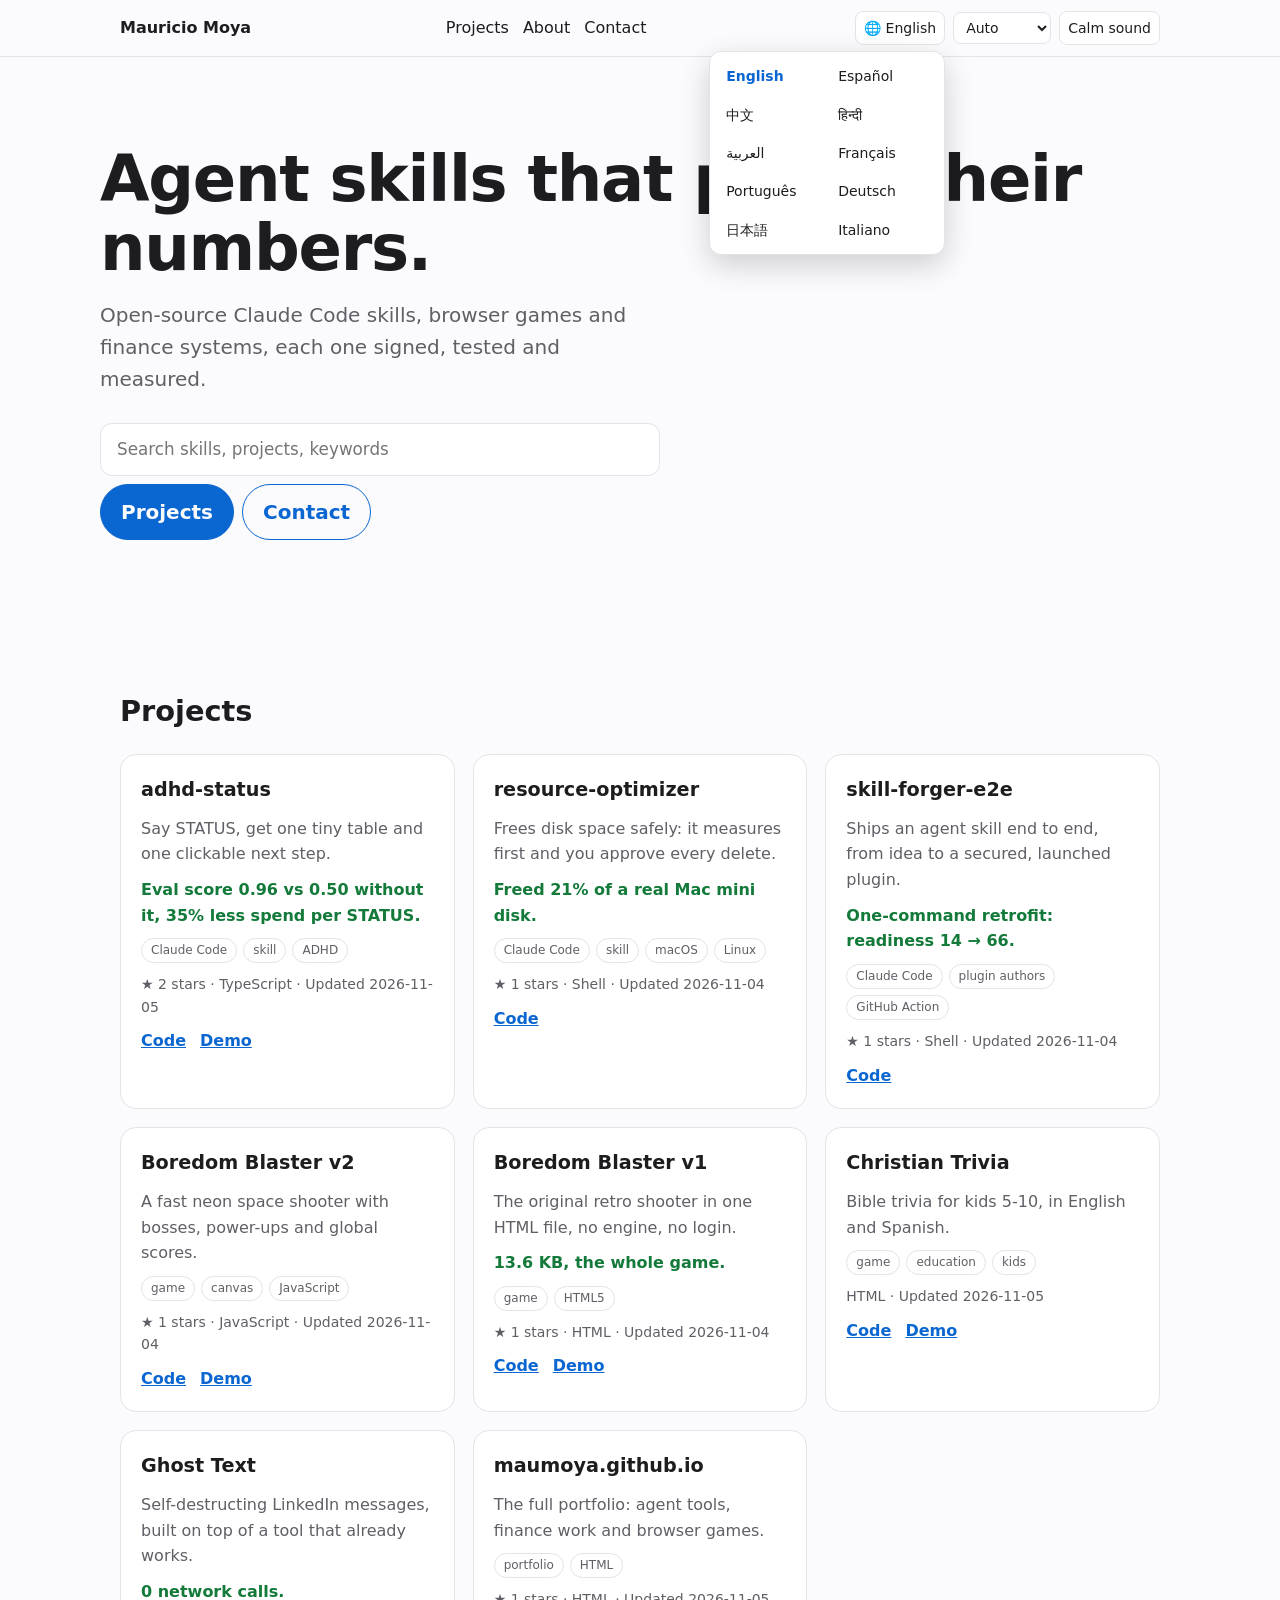
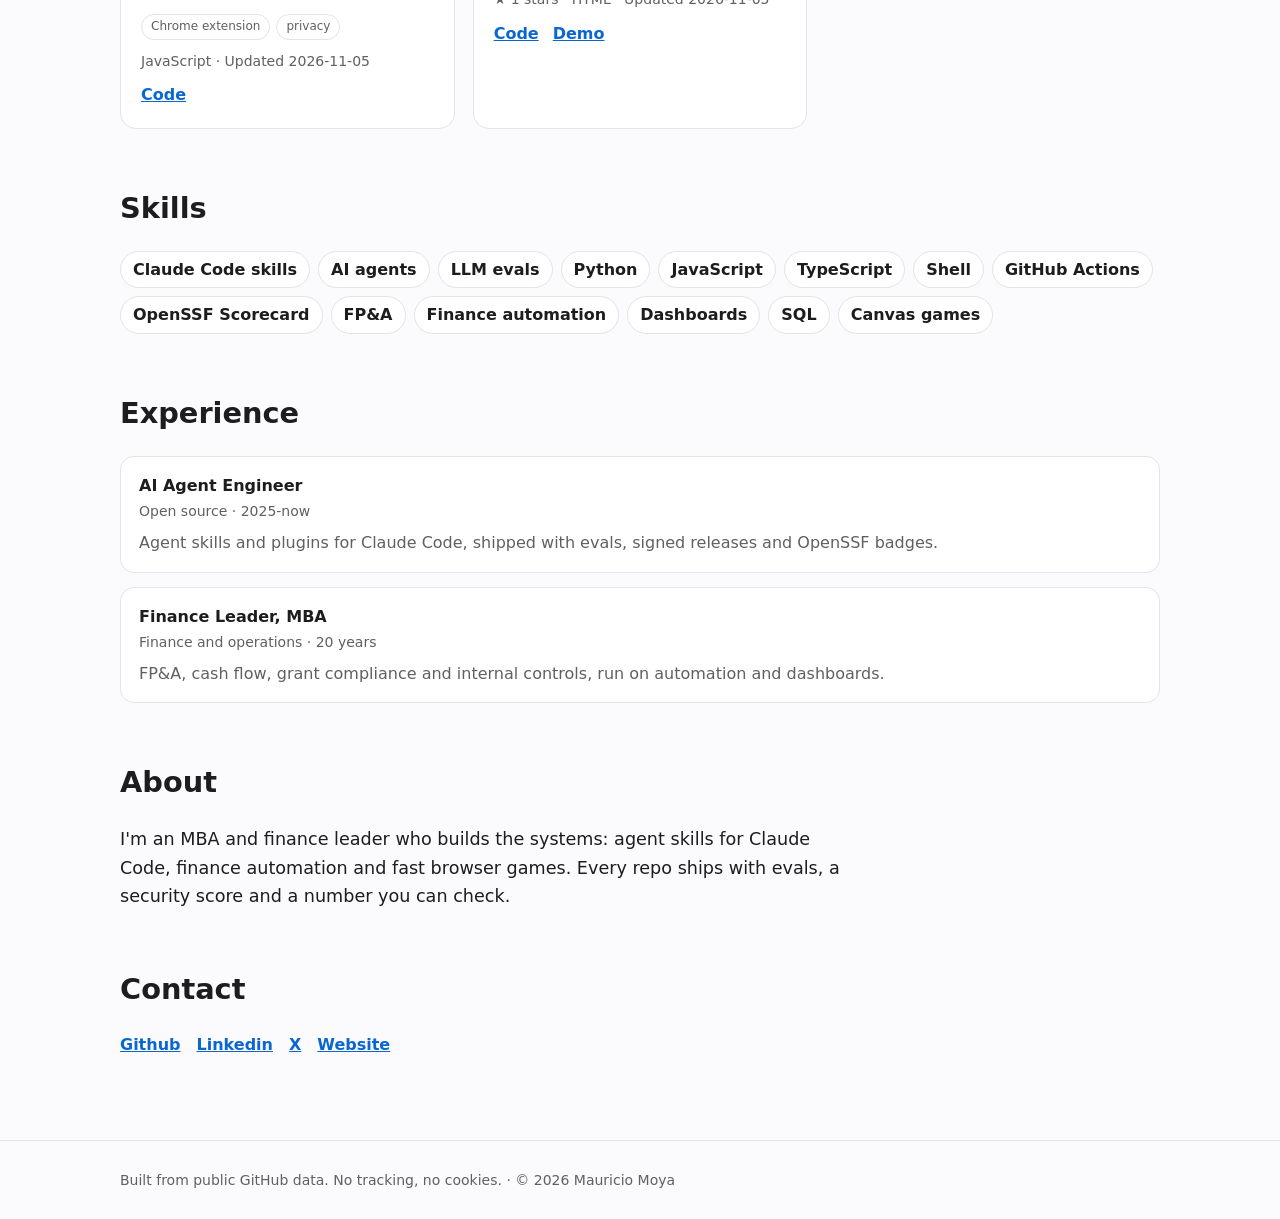
<file: docs/index.html>
<!doctype html>
<html lang="en">
<head>
<meta name="build" content="ppd-20261104225952">
<meta charset="utf-8">
<meta name="viewport" content="width=device-width, initial-scale=1">
<meta name="color-scheme" content="light dark">
<title>Mauricio Moya — Finance Leader &amp; AI Agent Engineer</title>
<meta name="description" content="Open-source Claude Code skills, browser games and finance systems, each one signed, tested and measured.">
<meta name="author" content="Mauricio Moya">
<meta name="robots" content="index, follow, max-image-preview:large">
<link rel="canonical" href="https://maumoya.github.io/PRO-Portfolio-DEV/">
<meta property="og:type" content="profile"><meta property="og:url" content="https://maumoya.github.io/PRO-Portfolio-DEV/">
<meta property="og:title" content="Mauricio Moya — Finance Leader &amp; AI Agent Engineer"><meta property="og:description" content="Open-source Claude Code skills, browser games and finance systems, each one signed, tested and measured.">
<meta property="og:image" content="https://maumoya.github.io/PRO-Portfolio-DEV/og.png"><meta property="og:image:width" content="1200"><meta property="og:image:height" content="630">
<meta property="og:image:alt" content="Mauricio Moya — Finance Leader &amp; AI Agent Engineer">
<meta name="twitter:card" content="summary_large_image"><meta name="twitter:title" content="Mauricio Moya — Finance Leader &amp; AI Agent Engineer">
<meta name="twitter:description" content="Open-source Claude Code skills, browser games and finance systems, each one signed, tested and measured."><meta name="twitter:image" content="https://maumoya.github.io/PRO-Portfolio-DEV/og.png">
<script type="application/ld+json">{"@context": "https://schema.org", "@graph": [{"@type": "Person", "@id": "https://maumoya.github.io/PRO-Portfolio-DEV/#person", "name": "Mauricio Moya", "url": "https://maumoya.github.io/PRO-Portfolio-DEV/", "description": "Open-source Claude Code skills, browser games and finance systems, each one signed, tested and measured.", "sameAs": ["https://github.com/maumoya", "https://www.linkedin.com/in/mba-mmoyat/", "https://x.com/mau_amt", "https://maumoya.github.io/"], "knowsAbout": ["Claude Code skills", "AI agents", "LLM evals", "Python", "JavaScript", "TypeScript", "Shell", "GitHub Actions", "OpenSSF Scorecard", "FP&A", "Finance automation", "Dashboards", "SQL", "Canvas games"], "jobTitle": "Finance Leader & AI Agent Engineer"}, {"@type": "WebSite", "url": "https://maumoya.github.io/PRO-Portfolio-DEV/", "name": "Mauricio Moya"}, {"@type": "ProfilePage", "url": "https://maumoya.github.io/PRO-Portfolio-DEV/", "mainEntity": {"@id": "https://maumoya.github.io/PRO-Portfolio-DEV/#person"}, "dateModified": "2026-11-04"}, {"@type": "ItemList", "name": "Projects", "itemListElement": [{"@type": "ListItem", "position": 1, "item": {"@type": "SoftwareSourceCode", "name": "adhd-status", "codeRepository": "https://github.com/maumoya/adhd-status", "description": "Say STATUS, get one tiny table and one clickable next step.", "programmingLanguage": "TypeScript"}}, {"@type": "ListItem", "position": 2, "item": {"@type": "SoftwareSourceCode", "name": "resource-optimizer", "codeRepository": "https://github.com/maumoya/resource-optimizer", "description": "Frees disk space safely: it measures first and you approve every delete.", "programmingLanguage": "Shell"}}, {"@type": "ListItem", "position": 3, "item": {"@type": "SoftwareSourceCode", "name": "skill-forger-e2e", "codeRepository": "https://github.com/maumoya/skill-forger-e2e", "description": "Ships an agent skill end to end, from idea to a secured, launched plugin.", "programmingLanguage": "Shell"}}, {"@type": "ListItem", "position": 4, "item": {"@type": "SoftwareSourceCode", "name": "Boredom Blaster v2", "codeRepository": "https://github.com/maumoya/boredom-blaster-v2", "description": "A fast neon space shooter with bosses, power-ups and global scores.", "programmingLanguage": "JavaScript"}}, {"@type": "ListItem", "position": 5, "item": {"@type": "SoftwareSourceCode", "name": "Boredom Blaster v1", "codeRepository": "https://github.com/maumoya/boredom-blaster-play", "description": "The original retro shooter in one HTML file, no engine, no login.", "programmingLanguage": "HTML"}}, {"@type": "ListItem", "position": 6, "item": {"@type": "SoftwareSourceCode", "name": "Christian Trivia", "codeRepository": "https://github.com/maumoya/christian-trivia", "description": "Bible trivia for kids 5-10, in English and Spanish.", "programmingLanguage": "HTML"}}, {"@type": "ListItem", "position": 7, "item": {"@type": "SoftwareSourceCode", "name": "Ghost Text", "codeRepository": "https://github.com/maumoya/LKND-ghost-text", "description": "Self-destructing LinkedIn messages, built on top of a tool that already works.", "programmingLanguage": "JavaScript"}}, {"@type": "ListItem", "position": 8, "item": {"@type": "SoftwareSourceCode", "name": "maumoya.github.io", "codeRepository": "https://github.com/maumoya/maumoya.github.io", "description": "The full portfolio: agent tools, finance work and browser games.", "programmingLanguage": "HTML"}}]}]}</script>
<link rel="icon" href="favicon.svg" type="image/svg+xml">
<link rel="sitemap" type="application/xml" href="sitemap.xml">
<style>:root{--bg:#fbfbfd;--fg:#1d1d1f;--mut:#5f5f66;--card:#fff;--line:#e3e3e8;--acc:#0a66d1;--ok:#137a3a;color-scheme:light}
@media (prefers-color-scheme:dark){:root:not([data-theme]){--bg:#0d0d0f;--fg:#f5f5f7;--mut:#a7a7b0;--card:#18181b;--line:#2c2c31;--acc:#5aa9ff;--ok:#4ade80;color-scheme:dark}}
[data-theme=light]{--bg:#fbfbfd;--fg:#1d1d1f;--mut:#5f5f66;--card:#fff;--line:#e3e3e8;--acc:#0a66d1;--ok:#137a3a;color-scheme:light}
[data-theme=dark]{--bg:#0d0d0f;--fg:#f5f5f7;--mut:#a7a7b0;--card:#18181b;--line:#2c2c31;--acc:#5aa9ff;--ok:#4ade80;color-scheme:dark}
[data-theme=ocean]{--bg:#06202e;--fg:#e8f6ff;--mut:#9cc3d6;--card:#0b3044;--line:#16465f;--acc:#4fd1ff;--ok:#6ee7b7;color-scheme:dark}
[data-theme=forest]{--bg:#0f1d14;--fg:#ecf7ee;--mut:#a5c4ac;--card:#16291d;--line:#25412f;--acc:#8bd96b;--ok:#a3e635;color-scheme:dark}
[data-theme=sunset]{--bg:#fff6ef;--fg:#2b1608;--mut:#6e4a33;--card:#fff;--line:#f1d9c6;--acc:#b8430f;--ok:#166534;color-scheme:light}
[data-theme=mono]{--bg:#fff;--fg:#000;--mut:#444;--card:#fff;--line:#000;--acc:#000;--ok:#000;color-scheme:light}
[data-theme=contrast]{--bg:#000;--fg:#fff;--mut:#e6e6e6;--card:#000;--line:#fff;--acc:#ffd400;--ok:#7CFF7C;color-scheme:dark}
*{box-sizing:border-box}
html{scroll-behavior:smooth}
body{margin:0;background:var(--bg);color:var(--fg);font:16px/1.6 system-ui,-apple-system,"Segoe UI",Roboto,"Noto Sans",sans-serif;transition:background .3s,color .3s}
a{color:var(--acc)}
a:focus-visible,button:focus-visible,select:focus-visible{outline:3px solid var(--acc);outline-offset:2px}
.wrap{max-width:1080px;margin:0 auto;padding:0 20px}
.skip{position:absolute;left:-9999px}.skip:focus{left:12px;top:12px;background:var(--card);padding:8px 12px;z-index:9}
header.nav{position:sticky;top:0;background:color-mix(in srgb,var(--bg) 88%,transparent);backdrop-filter:blur(10px);border-bottom:1px solid var(--line);z-index:5}
.nav-in{display:flex;gap:16px;align-items:center;justify-content:space-between;min-height:56px;flex-wrap:wrap}
.brand{font-weight:700;color:var(--fg);text-decoration:none}
.nav nav a{margin-right:14px;color:var(--fg);text-decoration:none}
.opts{display:flex;gap:8px;align-items:center;flex-wrap:wrap}
.opts select,.opts button{font:inherit;font-size:14px;background:var(--card);color:var(--fg);border:1px solid var(--line);border-radius:8px;padding:5px 8px;min-height:32px}
.opts button[aria-pressed=true]{border-color:var(--acc);color:var(--acc)}
.hero{padding:88px 0 56px}
.hero h1{font-size:clamp(2.2rem,6vw,4rem);line-height:1.08;margin:0 0 16px;letter-spacing:-.02em}
.hero p{font-size:1.25rem;color:var(--mut);max-width:44ch;margin:0 0 28px}
.cta a{display:inline-block;padding:11px 20px;border-radius:999px;margin:0 8px 8px 0;text-decoration:none;font-weight:600;border:1px solid var(--acc)}
.cta a:first-child{background:var(--acc);color:var(--bg)}
h2{font-size:1.8rem;margin:56px 0 20px}
.grid{display:grid;grid-template-columns:repeat(auto-fill,minmax(300px,1fr));gap:18px}
.card{background:var(--card);border:1px solid var(--line);border-radius:16px;padding:20px;display:flex;flex-direction:column;gap:10px}
.card h3{margin:0;font-size:1.2rem}
.card h3 a{color:var(--fg);text-decoration:none}
.card p{margin:0;color:var(--mut)}
.card .proof{color:var(--ok);font-weight:600}
.card img,.card video{width:100%;border-radius:10px;border:1px solid var(--line);aspect-ratio:16/9;object-fit:cover;background:var(--line)}
.tags{display:flex;flex-wrap:wrap;gap:6px;padding:0;margin:0;list-style:none}
.tags li{font-size:12px;border:1px solid var(--line);border-radius:999px;padding:2px 9px;color:var(--mut)}
.meta{font-size:14px;color:var(--mut);margin-top:auto}
.links a{margin-right:14px;font-weight:600}
#about p{max-width:65ch;font-size:1.1rem}
.contact a{display:inline-block;margin:0 16px 10px 0;font-weight:600}
footer{border-top:1px solid var(--line);margin-top:72px;padding:28px 0;color:var(--mut);font-size:14px}
.js .fx{opacity:0;transform:translateY(14px);transition:opacity .6s ease,transform .6s ease}
.js .fx.in{opacity:1;transform:none}
[dir=rtl] .nav nav a,[dir=rtl] .links a,[dir=rtl] .cta a{margin:0 0 8px 14px}
@media (prefers-reduced-motion:reduce){*{transition:none!important;scroll-behavior:auto!important}.js .fx{opacity:1;transform:none}}
.search{position:relative;margin:0 0 8px;max-width:560px}
.search input{width:100%;font:inherit;font-size:1.05rem;padding:12px 16px;border-radius:12px;border:1px solid var(--line);background:var(--card);color:var(--fg)}
.search ul{position:absolute;left:0;right:0;top:calc(100% + 4px);margin:0;padding:6px;list-style:none;background:var(--card);border:1px solid var(--line);border-radius:12px;z-index:6;box-shadow:0 10px 30px rgb(0 0 0/.18)}
.search li{padding:8px 10px;border-radius:8px;cursor:pointer}
.search li[aria-selected=true],.search li:hover{background:color-mix(in srgb,var(--acc) 16%,transparent)}
.search li small{display:block;color:var(--mut)}
.search .hint{font-size:12px;color:var(--mut);padding:2px 10px}
.hit{animation:hit 1.6s ease}
@keyframes hit{0%,60%{box-shadow:0 0 0 4px var(--acc)}100%{box-shadow:none}}
.langs{position:relative}
.langs [role=listbox]{position:absolute;right:0;top:calc(100% + 6px);display:grid;grid-template-columns:repeat(2,minmax(110px,1fr));gap:2px;padding:6px;margin:0;list-style:none;background:var(--card);border:1px solid var(--line);border-radius:12px;z-index:7;box-shadow:0 10px 30px rgb(0 0 0/.18)}
[dir=rtl] .langs [role=listbox]{right:auto;left:0}
@media (max-width:640px){.langs [role=listbox],[dir=rtl] .langs [role=listbox]{position:fixed;left:16px;right:16px;top:auto;margin-top:6px}}
.langs [role=option]{padding:7px 10px;border-radius:8px;cursor:pointer;font-size:14px}
.langs [role=option][aria-selected=true]{color:var(--acc);font-weight:700}
.langs [role=option]:hover,.langs [role=option].act{background:color-mix(in srgb,var(--acc) 16%,transparent)}
.chips{display:flex;flex-wrap:wrap;gap:8px;padding:0;list-style:none}
.chips li{border:1px solid var(--line);background:var(--card);border-radius:999px;padding:5px 12px}
.xp{list-style:none;padding:0;margin:0;display:grid;gap:14px}
.xp li{background:var(--card);border:1px solid var(--line);border-radius:14px;padding:16px 18px}
.xp b{display:block}.xp span{color:var(--mut);font-size:14px}.xp p{margin:6px 0 0;color:var(--mut)}
</style>
</head>
<body>
<a class="skip" href="#main" data-u="skip">Skip to content</a>
<header class="nav"><div class="wrap nav-in">
<a class="brand" href="#top">Mauricio Moya</a>
<nav aria-label="Sections"><a href="#projects" data-u="projects">Projects</a><a href="#about" data-u="about">About</a><a href="#contact" data-u="contact">Contact</a></nav>
<div class="opts">
<div class="langs"><button id="lang-btn" type="button" aria-haspopup="listbox" aria-expanded="false" aria-controls="lang-list" data-ua="aria-label:lang" aria-label="Language">🌐 <span>English</span></button>
<ul id="lang-list" role="listbox" tabindex="-1" hidden data-ua="aria-label:lang" aria-label="Language"><li role="option" id="l-en" data-l="en" lang="en" aria-selected="false">English</li><li role="option" id="l-es" data-l="es" lang="es" aria-selected="false">Español</li><li role="option" id="l-zh" data-l="zh" lang="zh" aria-selected="false">中文</li><li role="option" id="l-hi" data-l="hi" lang="hi" aria-selected="false">हिन्दी</li><li role="option" id="l-ar" data-l="ar" lang="ar" aria-selected="false">العربية</li><li role="option" id="l-fr" data-l="fr" lang="fr" aria-selected="false">Français</li><li role="option" id="l-pt" data-l="pt" lang="pt" aria-selected="false">Português</li><li role="option" id="l-de" data-l="de" lang="de" aria-selected="false">Deutsch</li><li role="option" id="l-ja" data-l="ja" lang="ja" aria-selected="false">日本語</li><li role="option" id="l-it" data-l="it" lang="it" aria-selected="false">Italiano</li></ul></div>
<select id="theme" data-ua="aria-label:theme" aria-label="Theme"><option value="auto">Auto</option><option value="light">Light</option><option value="dark">Dark</option><option value="ocean">Ocean</option><option value="forest">Forest</option><option value="sunset">Sunset</option><option value="mono">Mono</option><option value="contrast">Contrast</option></select>
<button id="sound" type="button" aria-pressed="false" data-u="sound">Calm sound</button>
</div></div></header>
<main id="main">
<section class="hero wrap" id="top">
<h1 data-k="headline">Agent skills that prove their numbers.</h1>
<p data-k="tagline">Open-source Claude Code skills, browser games and finance systems, each one signed, tested and measured.</p>
<div class="search" role="search"><input id="q" type="search" role="combobox" autocomplete="off" aria-autocomplete="list" aria-expanded="false" aria-controls="qr" data-ua="placeholder:search" placeholder="Search skills, projects, keywords" aria-label="Search skills, projects, keywords"><ul id="qr" role="listbox" hidden></ul></div>
<p class="cta"><a href="#projects" data-u="projects">Projects</a><a href="#contact" data-u="contact">Contact</a></p>
</section>
<section id="projects" class="wrap"><h2 data-u="projects">Projects</h2><div class="grid">
<article class="card fx" id="p-adhd-status" data-s="adhd-status TypeScript Claude Code skill ADHD adhd adhd-friendly agent-skills ai-agents claude claude-code claude-code-plugin claude-skill context-management developer-tools executive-function focus llm mit-license neurodivergent open-source productivity skills status task-tracking" data-kind="projects">
<h3><a href="https://github.com/maumoya/adhd-status">adhd-status</a></h3>
<p data-k="p.adhd-status.pitch">Say STATUS, get one tiny table and one clickable next step.</p><p class="proof" data-k="p.adhd-status.proof">Eval score 0.96 vs 0.50 without it, 35% less spend per STATUS.</p>
<ul class="tags"><li>Claude Code</li><li>skill</li><li>ADHD</li></ul>
<p class="meta">★ 2 <span data-u="stars">stars</span> · TypeScript · <span data-u="updated">Updated</span> <time datetime="2026-11-05">2026-11-05</time></p><p class="links"><a href="https://github.com/maumoya/adhd-status" data-u="code">Code</a><a href="https://maumoya.github.io/adhd-status/progress.html" data-u="live">Demo</a></p></article>
<article class="card fx" id="p-resource-optimizer" data-s="resource-optimizer Shell Claude Code skill macOS Linux agent-skills claude-code claude-skill disk-cleanup linux macos storage" data-kind="projects">
<h3><a href="https://github.com/maumoya/resource-optimizer">resource-optimizer</a></h3>
<p data-k="p.resource-optimizer.pitch">Frees disk space safely: it measures first and you approve every delete.</p><p class="proof" data-k="p.resource-optimizer.proof">Freed 21% of a real Mac mini disk.</p>
<ul class="tags"><li>Claude Code</li><li>skill</li><li>macOS</li><li>Linux</li></ul>
<p class="meta">★ 1 <span data-u="stars">stars</span> · Shell · <span data-u="updated">Updated</span> <time datetime="2026-11-04">2026-11-04</time></p><p class="links"><a href="https://github.com/maumoya/resource-optimizer" data-u="code">Code</a></p></article>
<article class="card fx" id="p-skill-forger-e2e" data-s="skill-forger-e2e Shell Claude Code plugin authors GitHub Action agent-skills ai-agents claude-code claude-code-plugin claude-skill developer-tools evals linter open-source openssf-scorecard scaffold skill-authoring skill-creator skills slsa" data-kind="projects">
<h3><a href="https://github.com/maumoya/skill-forger-e2e">skill-forger-e2e</a></h3>
<p data-k="p.skill-forger-e2e.pitch">Ships an agent skill end to end, from idea to a secured, launched plugin.</p><p class="proof" data-k="p.skill-forger-e2e.proof">One-command retrofit: readiness 14 → 66.</p>
<ul class="tags"><li>Claude Code</li><li>plugin authors</li><li>GitHub Action</li></ul>
<p class="meta">★ 1 <span data-u="stars">stars</span> · Shell · <span data-u="updated">Updated</span> <time datetime="2026-11-04">2026-11-04</time></p><p class="links"><a href="https://github.com/maumoya/skill-forger-e2e" data-u="code">Code</a></p></article>
<article class="card fx" id="p-boredom-blaster-v2" data-s="boredom-blaster-v2 JavaScript game canvas JavaScript browser-game canvas cloudflare-workers game gamepad html5-game javascript space-shooter" data-kind="projects">
<h3><a href="https://github.com/maumoya/boredom-blaster-v2">Boredom Blaster v2</a></h3>
<p data-k="p.boredom-blaster-v2.pitch">A fast neon space shooter with bosses, power-ups and global scores.</p>
<ul class="tags"><li>game</li><li>canvas</li><li>JavaScript</li></ul>
<p class="meta">★ 1 <span data-u="stars">stars</span> · JavaScript · <span data-u="updated">Updated</span> <time datetime="2026-11-04">2026-11-04</time></p><p class="links"><a href="https://github.com/maumoya/boredom-blaster-v2" data-u="code">Code</a><a href="https://maumoya.github.io/boredom-blaster-v2/" data-u="live">Demo</a></p></article>
<article class="card fx" id="p-boredom-blaster-play" data-s="boredom-blaster-play HTML game HTML5 arcade browser-game canvas html5-game javascript retro-game space-shooter" data-kind="projects">
<h3><a href="https://github.com/maumoya/boredom-blaster-play">Boredom Blaster v1</a></h3>
<p data-k="p.boredom-blaster-play.pitch">The original retro shooter in one HTML file, no engine, no login.</p><p class="proof" data-k="p.boredom-blaster-play.proof">13.6 KB, the whole game.</p>
<ul class="tags"><li>game</li><li>HTML5</li></ul>
<p class="meta">★ 1 <span data-u="stars">stars</span> · HTML · <span data-u="updated">Updated</span> <time datetime="2026-11-04">2026-11-04</time></p><p class="links"><a href="https://github.com/maumoya/boredom-blaster-play" data-u="code">Code</a><a href="https://maumoya.github.io/boredom-blaster-play/" data-u="live">Demo</a></p></article>
<article class="card fx" id="p-christian-trivia" data-s="christian-trivia HTML game education kids bible christian education game html5-canvas javascript kids trivia" data-kind="projects">
<h3><a href="https://github.com/maumoya/christian-trivia">Christian Trivia</a></h3>
<p data-k="p.christian-trivia.pitch">Bible trivia for kids 5-10, in English and Spanish.</p>
<ul class="tags"><li>game</li><li>education</li><li>kids</li></ul>
<p class="meta">HTML · <span data-u="updated">Updated</span> <time datetime="2026-11-05">2026-11-05</time></p><p class="links"><a href="https://github.com/maumoya/christian-trivia" data-u="code">Code</a><a href="https://maumoya.github.io/christian-trivia/" data-u="live">Demo</a></p></article>
<article class="card fx" id="p-LKND-ghost-text" data-s="LKND-ghost-text JavaScript Chrome extension privacy chrome-extension linkedin manifest-v3 privacy self-destructing-messages" data-kind="projects">
<h3><a href="https://github.com/maumoya/LKND-ghost-text">Ghost Text</a></h3>
<p data-k="p.LKND-ghost-text.pitch">Self-destructing LinkedIn messages, built on top of a tool that already works.</p><p class="proof" data-k="p.LKND-ghost-text.proof">0 network calls.</p>
<ul class="tags"><li>Chrome extension</li><li>privacy</li></ul>
<p class="meta">JavaScript · <span data-u="updated">Updated</span> <time datetime="2026-11-05">2026-11-05</time></p><p class="links"><a href="https://github.com/maumoya/LKND-ghost-text" data-u="code">Code</a></p></article>
<article class="card fx" id="p-maumoya.github.io" data-s="maumoya.github.io HTML portfolio HTML " data-kind="projects">
<h3><a href="https://github.com/maumoya/maumoya.github.io">maumoya.github.io</a></h3>
<p data-k="p.maumoya.github.io.pitch">The full portfolio: agent tools, finance work and browser games.</p>
<ul class="tags"><li>portfolio</li><li>HTML</li></ul>
<p class="meta">★ 1 <span data-u="stars">stars</span> · HTML · <span data-u="updated">Updated</span> <time datetime="2026-11-05">2026-11-05</time></p><p class="links"><a href="https://github.com/maumoya/maumoya.github.io" data-u="code">Code</a><a href="https://maumoya.github.io" data-u="live">Demo</a></p></article>
</div></section>
<section id="skills" class="wrap fx"><h2 data-u="skills">Skills</h2><ul class="chips"><li data-s="Claude Code skills" data-kind="skills"><b>Claude Code skills</b></li><li data-s="AI agents" data-kind="skills"><b>AI agents</b></li><li data-s="LLM evals" data-kind="skills"><b>LLM evals</b></li><li data-s="Python" data-kind="skills"><b>Python</b></li><li data-s="JavaScript" data-kind="skills"><b>JavaScript</b></li><li data-s="TypeScript" data-kind="skills"><b>TypeScript</b></li><li data-s="Shell" data-kind="skills"><b>Shell</b></li><li data-s="GitHub Actions" data-kind="skills"><b>GitHub Actions</b></li><li data-s="OpenSSF Scorecard" data-kind="skills"><b>OpenSSF Scorecard</b></li><li data-s="FP&amp;A" data-kind="skills"><b>FP&amp;A</b></li><li data-s="Finance automation" data-kind="skills"><b>Finance automation</b></li><li data-s="Dashboards" data-kind="skills"><b>Dashboards</b></li><li data-s="SQL" data-kind="skills"><b>SQL</b></li><li data-s="Canvas games" data-kind="skills"><b>Canvas games</b></li></ul></section>
<section id="experience" class="wrap fx"><h2 data-u="experience">Experience</h2><ul class="xp"><li data-s="ai agents llm claude skills evals security" data-kind="experience"><b>AI Agent Engineer</b><span>Open source · 2025-now</span><p data-k="xp.0">Agent skills and plugins for Claude Code, shipped with evals, signed releases and OpenSSF badges.</p></li><li data-s="finance fp&amp;a budget forecasting controller cfo compliance audit" data-kind="experience"><b>Finance Leader, MBA</b><span>Finance and operations · 20 years</span><p data-k="xp.1">FP&amp;A, cash flow, grant compliance and internal controls, run on automation and dashboards.</p></li></ul></section>
<section id="about" class="wrap fx"><h2 data-u="about">About</h2><p data-k="about">I&#x27;m an MBA and finance leader who builds the systems: agent skills for Claude Code, finance automation and fast browser games. Every repo ships with evals, a security score and a number you can check.</p></section>
<section id="contact" class="wrap fx"><h2 data-u="contact">Contact</h2><p class="contact"><a href="https://github.com/maumoya" rel="me">Github</a><a href="https://www.linkedin.com/in/mba-mmoyat/" rel="me">Linkedin</a><a href="https://x.com/mau_amt" rel="me">X</a><a href="https://maumoya.github.io/" rel="me">Website</a></p></section>
</main>
<footer><div class="wrap"><span data-u="foot">Built from public GitHub data. No tracking, no cookies.</span> · © 2026 Mauricio Moya</div></footer>
<script id="i18n" type="application/json">{"ui": {"en": {"projects": "Projects", "about": "About", "contact": "Contact", "skip": "Skip to content", "stars": "stars", "updated": "Updated", "code": "Code", "live": "Demo", "theme": "Theme", "lang": "Language", "sound": "Calm sound", "foot": "Built from public GitHub data. No tracking, no cookies.", "search": "Search skills, projects, keywords", "nomatch": "No exact match", "closest": "Closest match", "skills": "Skills", "experience": "Experience"}, "es": {"projects": "Proyectos", "about": "Sobre mí", "contact": "Contacto", "skip": "Saltar al contenido", "stars": "estrellas", "updated": "Actualizado", "code": "Código", "live": "Demo", "theme": "Tema", "lang": "Idioma", "sound": "Sonido relajante", "foot": "Hecho con datos públicos de GitHub. Sin rastreo y sin cookies.", "search": "Busca habilidades, proyectos o palabras clave", "nomatch": "Sin coincidencia exacta", "closest": "Resultado más cercano", "skills": "Habilidades", "experience": "Experiencia"}, "zh": {"projects": "项目", "about": "关于我", "contact": "联系", "skip": "跳到内容", "stars": "星标", "updated": "更新于", "code": "代码", "live": "演示", "theme": "主题", "lang": "语言", "sound": "舒缓音效", "foot": "基于公开的 GitHub 数据构建。无跟踪，无 Cookie。", "search": "搜索技能、项目、关键词", "nomatch": "没有完全匹配", "closest": "最接近的结果", "skills": "技能", "experience": "经历"}, "hi": {"projects": "प्रोजेक्ट", "about": "परिचय", "contact": "संपर्क", "skip": "सामग्री पर जाएँ", "stars": "स्टार", "updated": "अपडेट किया गया", "code": "कोड", "live": "डेमो", "theme": "थीम", "lang": "भाषा", "sound": "शांत ध्वनि", "foot": "सार्वजनिक GitHub डेटा से बना। कोई ट्रैकिंग नहीं, कोई कुकी नहीं।", "search": "कौशल, प्रोजेक्ट, कीवर्ड खोजें", "nomatch": "कोई सटीक मेल नहीं", "closest": "सबसे नज़दीकी परिणाम", "skills": "कौशल", "experience": "अनुभव"}, "ar": {"projects": "المشاريع", "about": "نبذة عني", "contact": "تواصل", "skip": "انتقل إلى المحتوى", "stars": "نجوم", "updated": "آخر تحديث", "code": "الكود", "live": "عرض تجريبي", "theme": "السمة", "lang": "اللغة", "sound": "صوت هادئ", "foot": "مبني من بيانات GitHub العامة. بلا تتبع ولا ملفات تعريف ارتباط.", "search": "ابحث عن المهارات والمشاريع والكلمات", "nomatch": "لا تطابق تام", "closest": "أقرب نتيجة", "skills": "المهارات", "experience": "الخبرة"}, "fr": {"projects": "Projets", "about": "À propos", "contact": "Contact", "skip": "Aller au contenu", "stars": "étoiles", "updated": "Mis à jour", "code": "Code", "live": "Démo", "theme": "Thème", "lang": "Langue", "sound": "Son apaisant", "foot": "Réalisé à partir des données publiques de GitHub. Aucun pistage, aucun cookie.", "search": "Rechercher une compétence, un projet, un mot-clé", "nomatch": "Aucun résultat exact", "closest": "Résultat le plus proche", "skills": "Compétences", "experience": "Expérience"}, "pt": {"projects": "Projetos", "about": "Sobre mim", "contact": "Contato", "skip": "Pular para o conteúdo", "stars": "estrelas", "updated": "Atualizado", "code": "Código", "live": "Demo", "theme": "Tema", "lang": "Idioma", "sound": "Som relaxante", "foot": "Feito com dados públicos do GitHub. Sem rastreamento nem cookies.", "search": "Busque habilidades, projetos ou palavras-chave", "nomatch": "Nenhuma correspondência exata", "closest": "Resultado mais próximo", "skills": "Habilidades", "experience": "Experiência"}, "de": {"projects": "Projekte", "about": "Über mich", "contact": "Kontakt", "skip": "Zum Inhalt springen", "stars": "Sterne", "updated": "Aktualisiert", "code": "Code", "live": "Demo", "theme": "Farbschema", "lang": "Sprache", "sound": "Beruhigender Klang", "foot": "Aus öffentlichen GitHub-Daten erstellt. Kein Tracking, keine Cookies.", "search": "Nach Fähigkeiten, Projekten oder Stichwörtern suchen", "nomatch": "Kein exakter Treffer", "closest": "Ähnlichster Treffer", "skills": "Fähigkeiten", "experience": "Erfahrung"}, "ja": {"projects": "プロジェクト", "about": "自己紹介", "contact": "連絡先", "skip": "本文へスキップ", "stars": "スター", "updated": "更新日", "code": "コード", "live": "デモ", "theme": "テーマ", "lang": "言語", "sound": "穏やかな音", "foot": "公開 GitHub データから作成。トラッキングなし、Cookie なし。", "search": "スキル・プロジェクト・キーワードを検索", "nomatch": "完全一致なし", "closest": "最も近い結果", "skills": "スキル", "experience": "経歴"}, "it": {"projects": "Progetti", "about": "Chi sono", "contact": "Contatti", "skip": "Vai al contenuto", "stars": "stelle", "updated": "Aggiornato", "code": "Codice", "live": "Demo", "theme": "Tema", "lang": "Lingua", "sound": "Suono rilassante", "foot": "Creato con dati pubblici di GitHub. Nessun tracciamento, nessun cookie.", "search": "Cerca competenze, progetti o parole chiave", "nomatch": "Nessuna corrispondenza esatta", "closest": "Risultato più vicino", "skills": "Competenze", "experience": "Esperienza"}}, "t": {"es": {"headline": "Skills de IA que demuestran sus números.", "tagline": "Skills de código abierto para Claude Code, juegos de navegador y sistemas financieros: todos firmados, probados y medidos.", "about": "Soy MBA y líder financiero, y construyo los sistemas: skills para Claude Code, automatización financiera y juegos de navegador rápidos. Cada repositorio trae evaluaciones, un puntaje de seguridad y un número que puedes verificar.", "p.adhd-status.pitch": "Escribe STATUS y recibe una tabla mínima con un único siguiente paso.", "p.adhd-status.proof": "Puntaje de 0.96 frente a 0.50 sin la skill, y 35% menos de gasto por STATUS.", "p.resource-optimizer.pitch": "Libera espacio en disco sin riesgos: primero mide y tú apruebas cada borrado.", "p.resource-optimizer.proof": "Liberó el 21% del disco de una Mac mini real.", "p.skill-forger-e2e.pitch": "Lleva una skill de agente de la idea a un plugin seguro y publicado.", "p.skill-forger-e2e.proof": "Adaptación en un comando: preparación de 14 a 66.", "p.boredom-blaster-v2.pitch": "Un shooter espacial neón y veloz, con jefes, power-ups y ranking mundial.", "p.boredom-blaster-play.pitch": "El shooter retro original en un solo archivo HTML, sin motor y sin registro.", "p.boredom-blaster-play.proof": "13,6 KB: el juego completo.", "p.christian-trivia.pitch": "Trivia bíblica para niños de 5 a 10 años, en inglés y español.", "p.LKND-ghost-text.pitch": "Mensajes de LinkedIn que se autodestruyen, construidos sobre una herramienta que ya funciona.", "p.LKND-ghost-text.proof": "Cero llamadas de red.", "p.maumoya.github.io.pitch": "El portafolio completo: herramientas de IA, finanzas y juegos de navegador.", "xp.0": "Skills y plugins para Claude Code, con evaluaciones, versiones firmadas e insignias de OpenSSF.", "xp.1": "FP&A, flujo de caja, cumplimiento de subvenciones y control interno, apoyados en automatización y dashboards."}}, "names": {"en": "English", "es": "Español", "zh": "中文", "hi": "हिन्दी", "ar": "العربية", "fr": "Français", "pt": "Português", "de": "Deutsch", "ja": "日本語", "it": "Italiano"}}</script>
<script>// Languages, themes, calm sound, smart search and reveal. No network, no cookies; choices kept in localStorage.
(function () {
  var d = document, root = d.documentElement, $ = function (s) { return d.querySelector(s); };
  var $$ = function (s) { return Array.prototype.slice.call(d.querySelectorAll(s)); };
  var I = JSON.parse($('#i18n').textContent);
  var store = { get: function (k) { try { return localStorage.getItem(k); } catch (e) { return null; } },
                set: function (k, v) { try { localStorage.setItem(k, v); } catch (e) {} } };
  var lang = 'en';

  function ui(k) { return (I.ui[lang] || {})[k] || I.ui.en[k] || k; }

  // ---- language
  function setLang(l) {
    if (!I.ui[l]) l = 'en';
    lang = l; root.lang = l; root.dir = l === 'ar' ? 'rtl' : 'ltr';
    $$('[data-u]').forEach(function (el) { el.textContent = ui(el.dataset.u); });
    $$('[data-ua]').forEach(function (el) {
      var p = el.dataset.ua.split(':'); el.setAttribute(p[0], ui(p[1]));
    });
    $$('[data-k]').forEach(function (el) {
      if (el.dataset.en === undefined) el.dataset.en = el.textContent;
      var t = (I.t[l] || {})[el.dataset.k];
      el.textContent = t || el.dataset.en;
    });
    $('#lang-btn span').textContent = I.names[l];
    $$('#lang-list [role=option]').forEach(function (o) { o.setAttribute('aria-selected', String(o.dataset.l === l)); });
    store.set('ppd-lang', l);
    index = null;
  }
  var btn = $('#lang-btn'), list = $('#lang-list'), opts = $$('#lang-list [role=option]'), act = 0;
  function open(v) {
    list.hidden = !v; btn.setAttribute('aria-expanded', String(v));
    if (v) { act = Math.max(0, opts.findIndex(function (o) { return o.dataset.l === lang; })); mark(); list.focus(); }
  }
  function mark() {
    opts.forEach(function (o, i) { o.classList.toggle('act', i === act); });
    list.setAttribute('aria-activedescendant', opts[act].id);
  }
  btn.addEventListener('click', function () { open(list.hidden); });
  opts.forEach(function (o) { o.addEventListener('click', function () { setLang(o.dataset.l); open(false); btn.focus(); }); });
  list.addEventListener('keydown', function (e) {
    var cols = 2, n = opts.length, k = e.key;
    if (k === 'ArrowDown') act = Math.min(n - 1, act + cols);
    else if (k === 'ArrowUp') act = Math.max(0, act - cols);
    else if (k === 'ArrowRight') act = Math.min(n - 1, act + 1);
    else if (k === 'ArrowLeft') act = Math.max(0, act - 1);
    else if (k === 'Enter' || k === ' ') { setLang(opts[act].dataset.l); open(false); btn.focus(); }
    else if (k === 'Escape' || k === 'Tab') { open(false); if (k === 'Escape') btn.focus(); return; }
    else return;
    e.preventDefault(); mark();
  });
  d.addEventListener('click', function (e) { if (!list.hidden && !e.target.closest('.langs')) open(false); });

  // ---- theme
  var th = $('#theme');
  function setTheme(t) {
    if (t && t !== 'auto') root.dataset.theme = t; else delete root.dataset.theme;
    th.value = t || 'auto'; store.set('ppd-theme', t || 'auto');
  }
  th.addEventListener('change', function () { setTheme(th.value); });

  // ---- calm sound: a soft binaural pair (left/right a few Hz apart), 15% volume, off until pressed
  var snd = $('#sound'), ctx = null, gain = null;
  if (snd) snd.addEventListener('click', function () {
    var on = snd.getAttribute('aria-pressed') !== 'true';
    snd.setAttribute('aria-pressed', String(on));
    if (on && !ctx) {
      var A = window.AudioContext || window.webkitAudioContext; if (!A) return;
      ctx = new A(); gain = ctx.createGain(); gain.gain.value = 0; gain.connect(ctx.destination);
      [[174, -1], [180, 1]].forEach(function (p) {
        var o = ctx.createOscillator(), pan = ctx.createStereoPanner ? ctx.createStereoPanner() : null;
        o.frequency.value = p[0];
        if (pan) { pan.pan.value = p[1]; o.connect(pan).connect(gain); } else o.connect(gain);
        o.start();
      });
    }
    if (!ctx) return;
    if (on) ctx.resume();
    gain.gain.setTargetAtTime(on ? 0.15 : 0, ctx.currentTime, 0.4);
  });

  // ---- smart search: typo-tolerant, synonym-aware, always lands on the closest item
  var SYN = { ai: 'artificial intelligence agent agents llm machine learning claude gpt', ml: 'machine learning ai model',
    js: 'javascript node web', ts: 'typescript', py: 'python', ui: 'design frontend interface', ux: 'design user experience',
    db: 'database sql data', data: 'analytics sql dashboard database', web: 'html css javascript site frontend',
    security: 'secure scorecard vulnerability audit', finance: 'fp&a budget accounting cash', game: 'games play browser',
    devops: 'ci cd github actions deploy', test: 'tests testing evals qa', app: 'application mobile web' };
  var index = null;
  function norm(s) { return (s || '').toLowerCase().normalize('NFD').replace(/[̀-ͯ]/g, ''); }
  function words(s) { return norm(s).split(/[^\p{L}\p{N}+#&.]+/u).filter(Boolean); }
  function grams(w) { var g = {}, s = ' ' + w + ' '; for (var i = 0; i < s.length - 2; i++) g[s.substr(i, 3)] = 1; return g; }
  function sim(a, b) {
    if (a === b) return 1;
    if (a.length > 1 && b.indexOf(a) === 0) return 0.9;
    if (b.length > 3 && a.indexOf(b) === 0 && b.length >= a.length * 0.75) return 0.85;
    if (a.length > 2 && b.indexOf(a) > -1) return 0.8;
    var ga = grams(a), gb = grams(b), n = 0, ta = 0, tb = 0, k;
    for (k in ga) { ta++; if (gb[k]) n++; } for (k in gb) tb++;
    return 2 * n / (ta + tb);
  }
  function build() {
    index = $$('[data-s]').map(function (el) {
      var title = el.querySelector('h3,b');
      return { el: el, label: title ? title.textContent : el.textContent.slice(0, 40),
               sub: el.dataset.kind ? ui(el.dataset.kind) : '', w: words(el.textContent + ' ' + el.dataset.s),
               t: words(title ? title.textContent : el.textContent) };
    });
  }
  function score(q) {
    if (!index) build();
    var qs = words(q), ex = [];
    qs.forEach(function (w) { if (SYN[w]) ex = ex.concat(words(SYN[w])); });
    return index.map(function (it) {
      var s = 0;
      qs.forEach(function (w) {
        var b = 0, h = 0;
        it.w.forEach(function (x) { b = Math.max(b, sim(w, x)); });
        it.t.forEach(function (x) { h = Math.max(h, sim(w, x)); });
        s += b + (h >= 0.5 ? 0.2 * h : 0);  // a hit in the title beats a hit in the body
      });
      ex.forEach(function (w) { if (it.w.indexOf(w) > -1) s += 0.35; });
      return { it: it, s: s / Math.max(1, qs.length) };
    }).sort(function (a, b) { return b.s - a.s; }).slice(0, 5);
  }
  var q = $('#q'), qr = $('#qr'), res = [], sel = 0;
  function go(r) {
    if (!r) return;
    qr.hidden = true; q.setAttribute('aria-expanded', 'false');
    r.it.el.scrollIntoView({ behavior: 'smooth', block: 'center' });
    r.it.el.classList.remove('hit'); void r.it.el.offsetWidth; r.it.el.classList.add('hit');
  }
  function show() {
    var v = q.value.trim();
    if (!v) { qr.hidden = true; q.setAttribute('aria-expanded', 'false'); return; }
    res = score(v); sel = 0; qr.innerHTML = '';
    if (res.length && res[0].s < 0.6) {
      var h = d.createElement('li'); h.className = 'hint'; h.setAttribute('role', 'presentation');
      h.textContent = ui('nomatch') + ' · ' + ui('closest'); qr.appendChild(h);
    }
    res.forEach(function (r, i) {
      var li = d.createElement('li'), sm = d.createElement('small');
      li.id = 'qr' + i; li.setAttribute('role', 'option'); li.setAttribute('aria-selected', String(i === 0));
      li.textContent = r.it.label; sm.textContent = r.it.sub; li.appendChild(sm);
      li.addEventListener('mousedown', function (e) { e.preventDefault(); go(r); });
      qr.appendChild(li);
    });
    qr.hidden = !res.length; q.setAttribute('aria-expanded', String(!!res.length));
    q.setAttribute('aria-activedescendant', 'qr0');
  }
  q.addEventListener('input', show);
  q.addEventListener('keydown', function (e) {
    if (e.key === 'ArrowDown' || e.key === 'ArrowUp') {
      if (!res.length) return; e.preventDefault();
      sel = (sel + (e.key === 'ArrowDown' ? 1 : res.length - 1)) % res.length;
      $$('#qr [role=option]').forEach(function (li, i) { li.setAttribute('aria-selected', String(i === sel)); });
      q.setAttribute('aria-activedescendant', 'qr' + sel);
    } else if (e.key === 'Enter') { e.preventDefault(); if (!res.length) show(); go(res[sel]); }
    else if (e.key === 'Escape') { qr.hidden = true; q.setAttribute('aria-expanded', 'false'); }
  });
  q.addEventListener('blur', function () { setTimeout(function () { qr.hidden = true; q.setAttribute('aria-expanded', 'false'); }, 150); });

  // ---- reveal once on scroll
  if ('IntersectionObserver' in window && !matchMedia('(prefers-reduced-motion: reduce)').matches) {
    root.classList.add('js');
    var io = new IntersectionObserver(function (es) {
      es.forEach(function (e) { if (e.isIntersecting) { e.target.classList.add('in'); io.unobserve(e.target); } });
    }, { threshold: 0.15 });
    $$('.fx').forEach(function (el) { io.observe(el); });
  }

  // ---- #tour: an 8-second self-running demo (typo search, languages, right-to-left, a theme) for recordings
  if (location.hash === '#tour') {
    var at = 0, step = function (ms, fn) { at += ms; setTimeout(fn, at); };
    'finanse'.split('').forEach(function (c) { step(110, function () { q.focus(); q.value += c; show(); }); });
    step(1300, function () { go(res[0]); });
    step(1400, function () { scrollTo({ top: 0, behavior: 'smooth' }); setLang('es'); });
    step(1100, function () { setLang('ja'); });
    step(1000, function () { setLang('ar'); });
    step(1000, function () { setTheme('ocean'); });
    step(1000, function () { setLang('en'); });
  }

  var pref = store.get('ppd-lang') || (navigator.language || 'en').slice(0, 2);
  setTheme(store.get('ppd-theme'));
  if (pref !== 'en') setLang(pref); else { $$('#lang-list [role=option]').forEach(function (o) { o.setAttribute('aria-selected', String(o.dataset.l === 'en')); }); }
})();
</script>
</body>
</html>
</file>
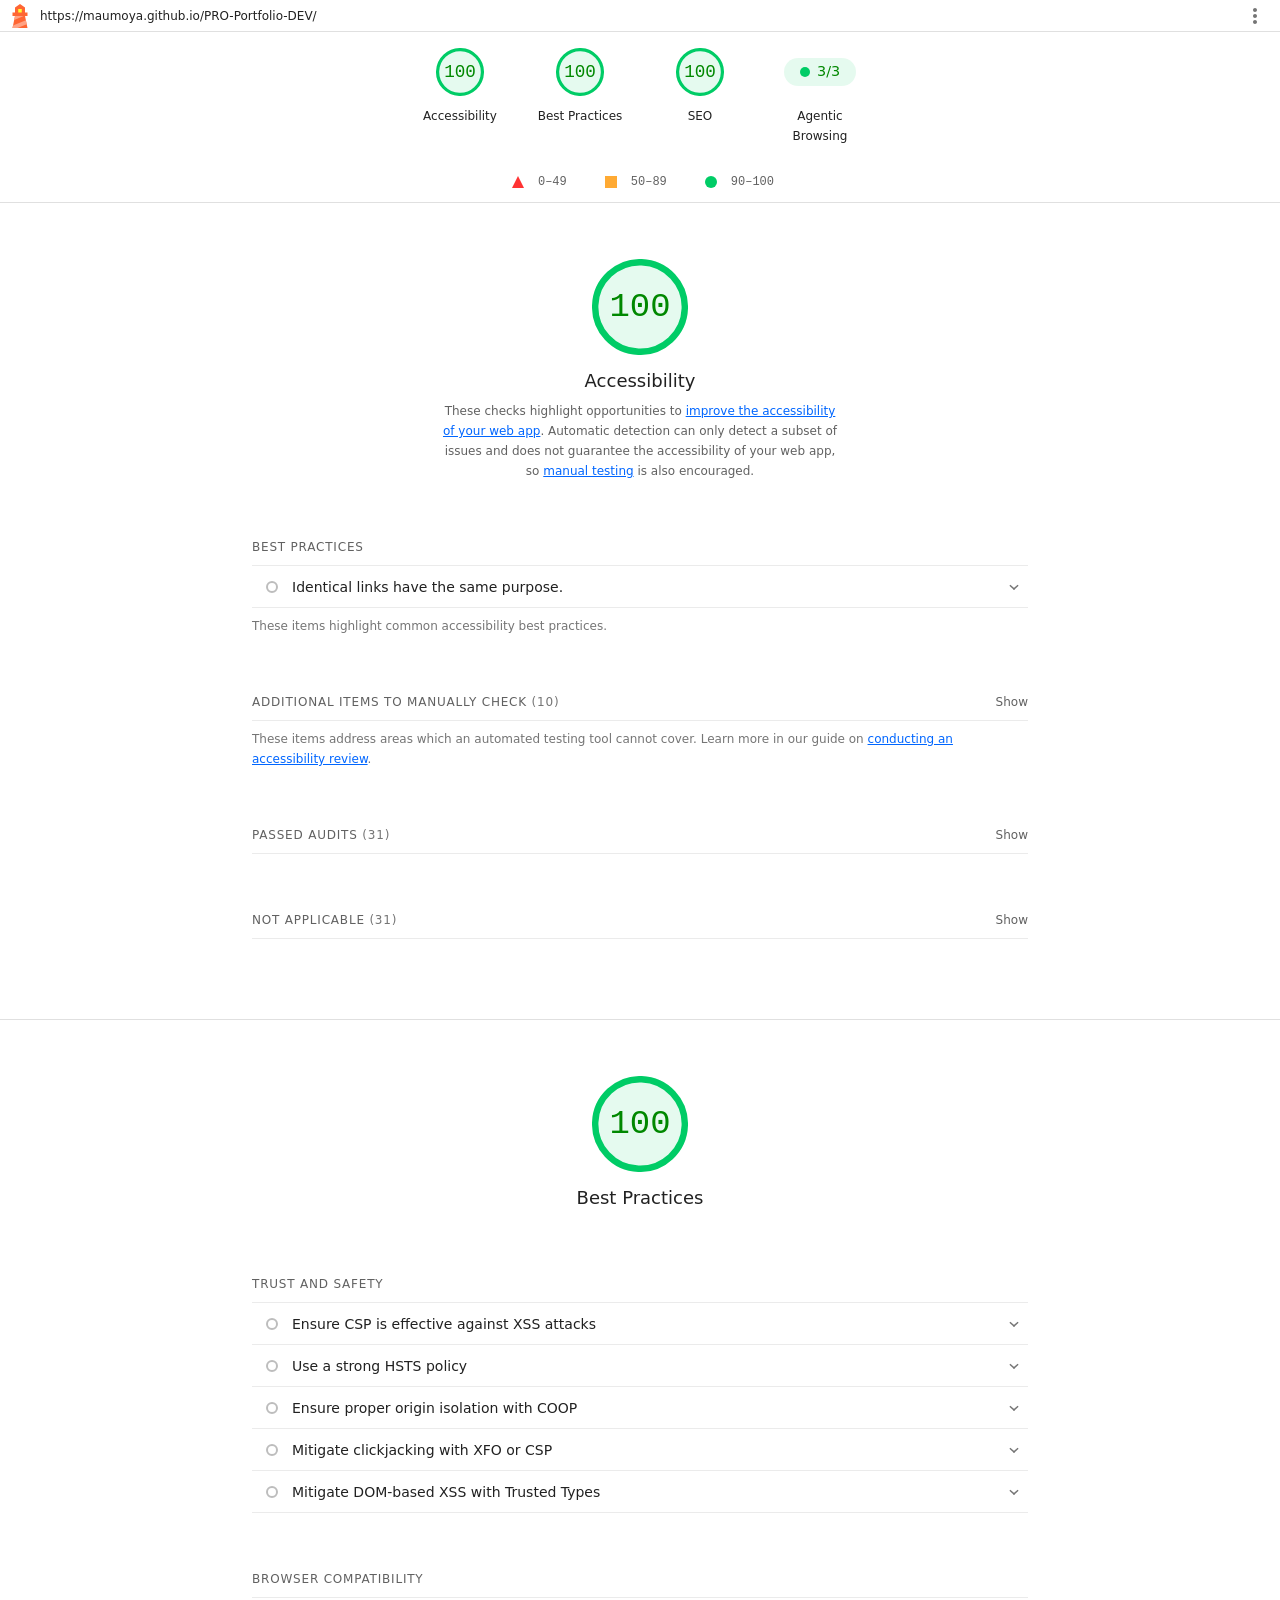
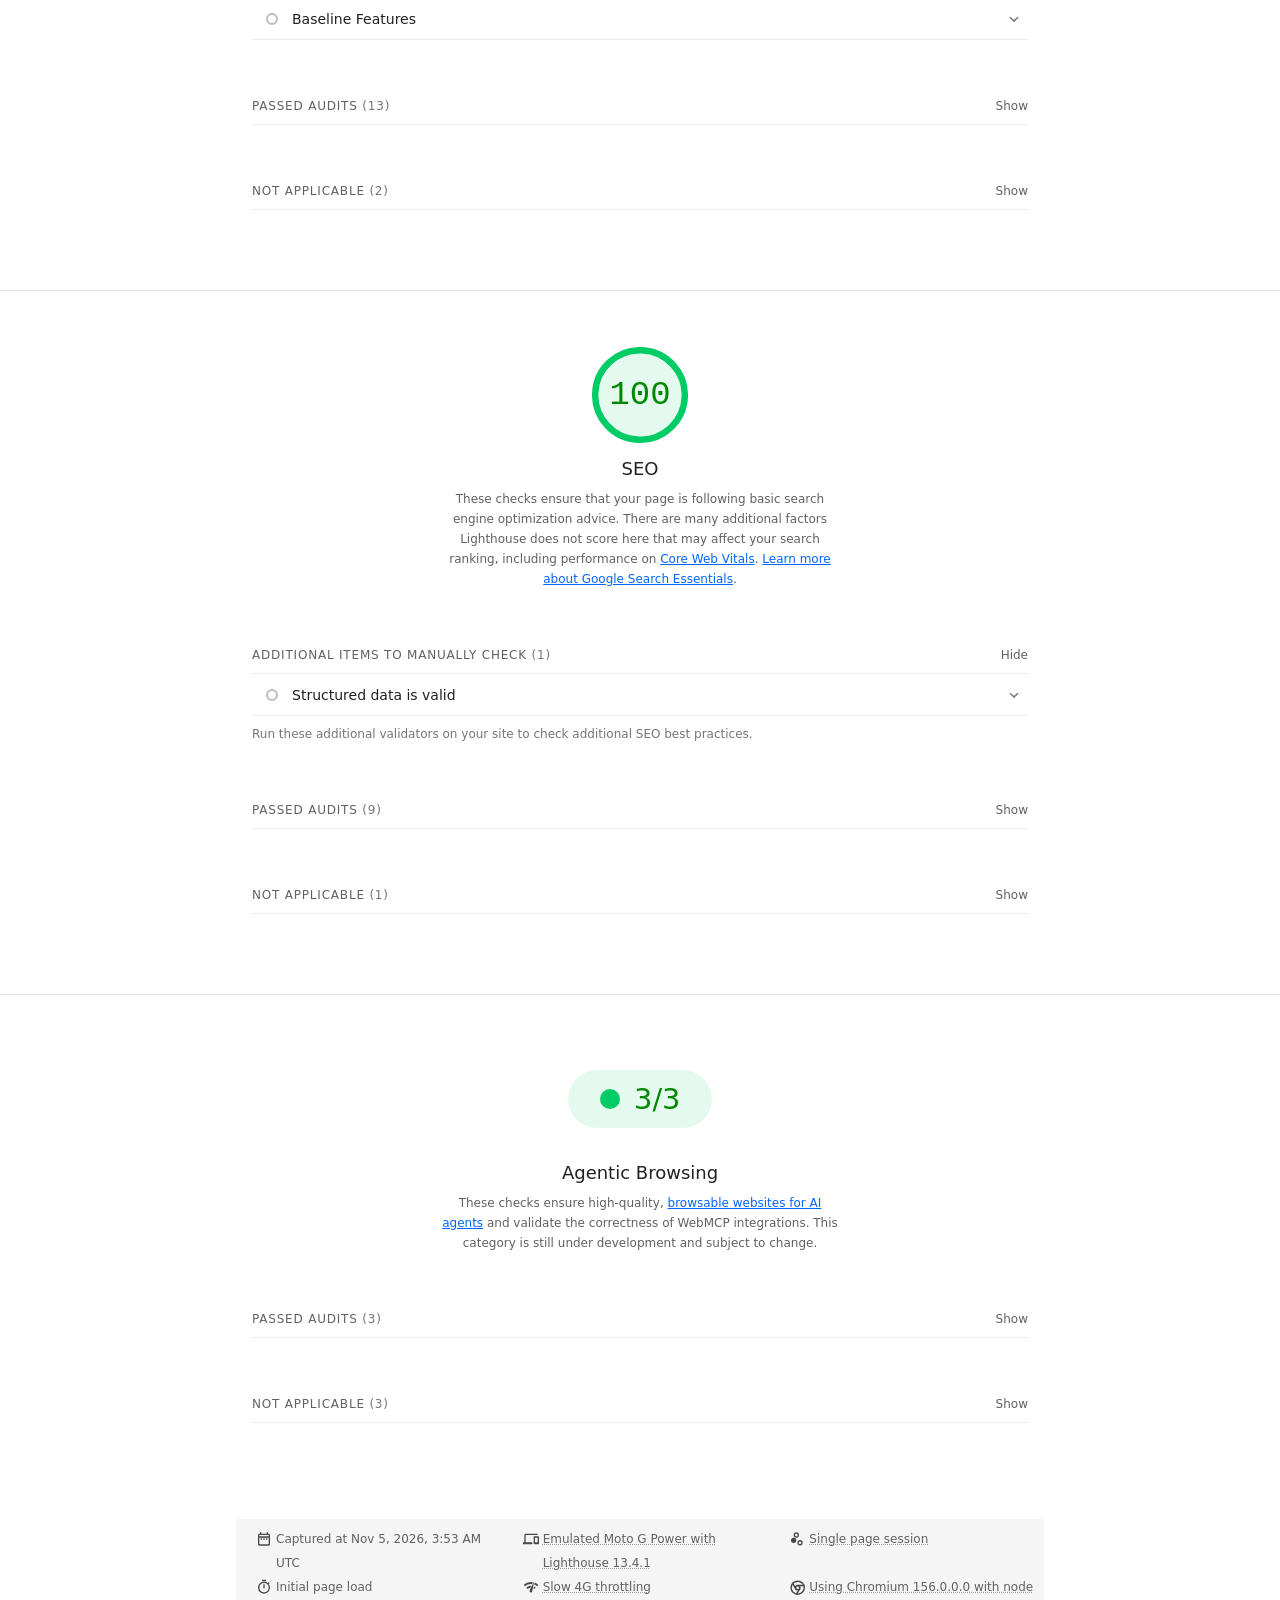
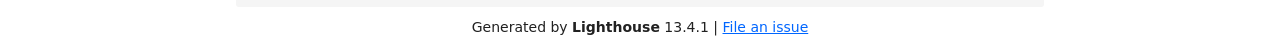
<file: launch/lighthouse/report.html>
<!--
@license
Copyright 2018 Google LLC
SPDX-License-Identifier: Apache-2.0
-->
<!doctype html>
<html lang="en">
<head>
  <meta charset="utf-8">
  <meta name="viewport" content="width=device-width, initial-scale=1, minimum-scale=1">
  <link rel="icon" href='data:image/svg+xml;utf8,<svg fill="none" xmlns="http://www.w3.org/2000/svg" viewBox="0 0 48 48"><path d="m14 7 10-7 10 7v10h5v7h-5l5 24H9l5-24H9v-7h5V7Z" fill="%23F63"/><path d="M31.561 24H14l-1.689 8.105L31.561 24ZM18.983 48H9l1.022-4.907L35.723 32.27l1.663 7.98L18.983 48Z" fill="%23FFA385"/><path fill="%23FF3" d="M20.5 10h7v7h-7z"/></svg>'>
  <title>Lighthouse Report</title>
  <style>body {margin: 0}</style>
</head>
<body>
  <noscript>Lighthouse report requires JavaScript. Please enable.</noscript>

  <div id="lh-log"></div>

  <script>window.__LIGHTHOUSE_JSON__ = {"lighthouseVersion":"13.4.1","requestedUrl":"https://maumoya.github.io/PRO-Portfolio-DEV/","mainDocumentUrl":"https://maumoya.github.io/PRO-Portfolio-DEV/","finalDisplayedUrl":"https://maumoya.github.io/PRO-Portfolio-DEV/","finalUrl":"https://maumoya.github.io/PRO-Portfolio-DEV/","fetchTime":"2026-11-05T03:53:07.510Z","gatherMode":"navigation","runWarnings":[],"userAgent":"Mozilla/5.0 (Macintosh; Intel Mac OS X 10_15_7) AppleWebKit/537.36 (KHTML, like Gecko) Chrome/156.0.0.0 Safari/537.36","environment":{"hostUserAgent":"Mozilla/5.0 (Macintosh; Intel Mac OS X 10_15_7) AppleWebKit/537.36 (KHTML, like Gecko) Chrome/156.0.0.0 Safari/537.36","benchmarkIndex":4164.5,"credits":{"axe-core":"4.12.1"}},"audits":{"is-on-https":{"id":"is-on-https","title":"Uses HTTPS","description":"All sites should be protected with HTTPS, even ones that don't handle sensitive data. This includes avoiding [mixed content](https://developers.google.com/web/fundamentals/security/prevent-mixed-content/what-is-mixed-content), where some resources are loaded over HTTP despite the initial request being served over HTTPS. HTTPS prevents intruders from tampering with or passively listening in on the communications between your app and your users, and is a prerequisite for HTTP/2 and many new web platform APIs. [Learn more about HTTPS](https://developer.chrome.com/docs/lighthouse/pwa/is-on-https/).","score":1,"scoreDisplayMode":"binary","details":{"type":"table","headings":[{"key":"url","valueType":"url","label":"Insecure URL"},{"key":"resolution","valueType":"text","label":"Request Resolution"}],"items":[]}},"redirects-http":{"id":"redirects-http","title":"Redirects HTTP traffic to HTTPS","description":"Make sure that you redirect all HTTP traffic to HTTPS in order to enable secure web features for all your users. [Learn more](https://developer.chrome.com/docs/lighthouse/pwa/redirects-http/).","score":null,"scoreDisplayMode":"notApplicable"},"cumulative-layout-shift":{"id":"cumulative-layout-shift","title":"Cumulative Layout Shift","description":"Cumulative Layout Shift measures the movement of visible elements within the viewport. [Learn more about the Cumulative Layout Shift metric](https://web.dev/articles/cls).","score":1,"scoreDisplayMode":"numeric","numericValue":0,"numericUnit":"unitless","displayValue":"0","scoringOptions":{"p10":0.1,"median":0.25},"details":{"type":"debugdata","items":[{"cumulativeLayoutShiftMainFrame":0,"newEngineResult":{"cumulativeLayoutShift":0,"cumulativeLayoutShiftMainFrame":0},"newEngineResultDiffered":false}]}},"errors-in-console":{"id":"errors-in-console","title":"No browser errors logged to the console","description":"Errors logged to the console indicate unresolved problems. They can come from network request failures and other browser concerns. [Learn more about this errors in console diagnostic audit](https://developer.chrome.com/docs/lighthouse/best-practices/errors-in-console/)","score":1,"scoreDisplayMode":"binary","details":{"type":"table","headings":[{"key":"sourceLocation","valueType":"source-location","label":"Source"},{"key":"description","valueType":"code","label":"Description"}],"items":[]}},"image-aspect-ratio":{"id":"image-aspect-ratio","title":"Displays images with correct aspect ratio","description":"Image display dimensions should match natural aspect ratio. [Learn more about image aspect ratio](https://developer.chrome.com/docs/lighthouse/best-practices/image-aspect-ratio/).","score":1,"scoreDisplayMode":"binary","details":{"type":"table","headings":[{"key":"node","valueType":"node","label":""},{"key":"url","valueType":"url","label":"URL"},{"key":"displayedAspectRatio","valueType":"text","label":"Aspect Ratio (Displayed)"},{"key":"actualAspectRatio","valueType":"text","label":"Aspect Ratio (Actual)"}],"items":[]}},"image-size-responsive":{"id":"image-size-responsive","title":"Serves images with appropriate resolution","description":"Image natural dimensions should be proportional to the display size and the pixel ratio to maximize image clarity. [Learn how to provide responsive images](https://web.dev/articles/serve-responsive-images).","score":1,"scoreDisplayMode":"binary","details":{"type":"table","headings":[{"key":"node","valueType":"node","label":""},{"key":"url","valueType":"url","label":"URL"},{"key":"displayedSize","valueType":"text","label":"Displayed size"},{"key":"actualSize","valueType":"text","label":"Actual size"},{"key":"expectedSize","valueType":"text","label":"Expected size"}],"items":[]}},"deprecations":{"id":"deprecations","title":"Avoids deprecated APIs","description":"Deprecated APIs will eventually be removed from the browser. [Learn more about deprecated APIs](https://developer.chrome.com/docs/lighthouse/best-practices/deprecations/).","score":1,"scoreDisplayMode":"binary","details":{"type":"table","headings":[{"key":"value","valueType":"text","label":"Deprecation / Warning"},{"key":"source","valueType":"source-location","label":"Source"}],"items":[]}},"third-party-cookies":{"id":"third-party-cookies","title":"Avoids third-party cookies","description":"Third-party cookies may be blocked in some contexts. [Learn more about preparing for third-party cookie restrictions](https://privacysandbox.google.com/cookies/prepare/overview).","score":1,"scoreDisplayMode":"binary","details":{"type":"table","headings":[{"key":"name","valueType":"text","label":"Name"},{"key":"url","valueType":"url","label":"URL"}],"items":[]}},"valid-source-maps":{"id":"valid-source-maps","title":"Page has valid source maps","description":"Source maps translate minified code to the original source code. This helps developers debug in production. In addition, Lighthouse is able to provide further insights. Consider deploying source maps to take advantage of these benefits. [Learn more about source maps](https://developer.chrome.com/docs/devtools/javascript/source-maps/).","score":1,"scoreDisplayMode":"binary","details":{"type":"table","headings":[{"key":"scriptUrl","valueType":"url","subItemsHeading":{"key":"error"},"label":"URL"},{"key":"sourceMapUrl","valueType":"url","label":"Map URL"}],"items":[]}},"csp-xss":{"id":"csp-xss","title":"Ensure CSP is effective against XSS attacks","description":"A strong Content Security Policy (CSP) significantly reduces the risk of cross-site scripting (XSS) attacks. [Learn how to use a CSP to prevent XSS](https://developer.chrome.com/docs/lighthouse/best-practices/csp-xss/)","score":1,"scoreDisplayMode":"informative","details":{"type":"table","headings":[{"key":"description","valueType":"text","subItemsHeading":{"key":"description"},"label":"Description"},{"key":"directive","valueType":"code","subItemsHeading":{"key":"directive"},"label":"Directive"},{"key":"severity","valueType":"text","subItemsHeading":{"key":"severity"},"label":"Severity"}],"items":[{"severity":"High","description":"No CSP found in enforcement mode"}]}},"has-hsts":{"id":"has-hsts","title":"Use a strong HSTS policy","description":"Deployment of the HSTS header significantly reduces the risk of downgrading HTTP connections and eavesdropping attacks. A rollout in stages, starting with a low max-age is recommended. [Learn more about using a strong HSTS policy.](https://developer.chrome.com/docs/lighthouse/best-practices/has-hsts)","score":1,"scoreDisplayMode":"informative","details":{"type":"table","headings":[{"key":"description","valueType":"text","subItemsHeading":{"key":"description"},"label":"Description"},{"key":"directive","valueType":"code","subItemsHeading":{"key":"directive"},"label":"Directive"},{"key":"severity","valueType":"text","subItemsHeading":{"key":"severity"},"label":"Severity"}],"items":[{"directive":"includeSubDomains","description":"No `includeSubDomains` directive found","severity":"Medium"},{"directive":"preload","description":"No `preload` directive found","severity":"Medium"}]}},"origin-isolation":{"id":"origin-isolation","title":"Ensure proper origin isolation with COOP","description":"The Cross-Origin-Opener-Policy (COOP) can be used to isolate the top-level window from other documents such as pop-ups. [Learn more about deploying the COOP header.](https://web.dev/articles/why-coop-coep#coop)","score":1,"scoreDisplayMode":"informative","details":{"type":"table","headings":[{"key":"description","valueType":"text","subItemsHeading":{"key":"description"},"label":"Description"},{"key":"directive","valueType":"code","subItemsHeading":{"key":"directive"},"label":"Directive"},{"key":"severity","valueType":"text","subItemsHeading":{"key":"severity"},"label":"Severity"}],"items":[{"description":"No COOP header found","severity":"High"}]}},"clickjacking-mitigation":{"id":"clickjacking-mitigation","title":"Mitigate clickjacking with XFO or CSP","description":"The `X-Frame-Options` (XFO) header or the `frame-ancestors` directive in the `Content-Security-Policy` (CSP) header control where a page can be embedded. These can mitigate clickjacking attacks by blocking some or all sites from embedding the page. [Learn more about mitigating clickjacking](https://developer.chrome.com/docs/lighthouse/best-practices/clickjacking-mitigation).","score":1,"scoreDisplayMode":"informative","details":{"type":"table","headings":[{"key":"description","valueType":"text","subItemsHeading":{"key":"description"},"label":"Description"},{"key":"severity","valueType":"text","subItemsHeading":{"key":"severity"},"label":"Severity"}],"items":[{"severity":"High","description":"No frame control policy found"}]}},"trusted-types-xss":{"id":"trusted-types-xss","title":"Mitigate DOM-based XSS with Trusted Types","description":"The `require-trusted-types-for` directive in the `Content-Security-Policy` (CSP) header instructs user agents to control the data passed to DOM XSS sink functions. [Learn more about mitigating DOM-based XSS with Trusted Types](https://developer.chrome.com/docs/lighthouse/best-practices/trusted-types-xss).","score":1,"scoreDisplayMode":"informative","details":{"type":"table","headings":[{"key":"description","valueType":"text","subItemsHeading":{"key":"description"},"label":"Description"},{"key":"severity","valueType":"text","subItemsHeading":{"key":"severity"},"label":"Severity"}],"items":[{"severity":"High","description":"No `Content-Security-Policy` header with Trusted Types directive found"}]}},"accesskeys":{"id":"accesskeys","title":"`[accesskey]` values are unique","description":"Access keys let users quickly focus a part of the page. For proper navigation, each access key must be unique. [Learn more about access keys](https://dequeuniversity.com/rules/axe/4.12/accesskeys).","score":null,"scoreDisplayMode":"notApplicable"},"aria-allowed-attr":{"id":"aria-allowed-attr","title":"`[aria-*]` attributes match their roles","description":"Each ARIA `role` supports a specific subset of `aria-*` attributes. Mismatching these invalidates the `aria-*` attributes. [Learn how to match ARIA attributes to their roles](https://dequeuniversity.com/rules/axe/4.12/aria-allowed-attr).","score":1,"scoreDisplayMode":"binary","details":{"type":"table","headings":[{"key":"node","valueType":"node","subItemsHeading":{"key":"relatedNode","valueType":"node"},"label":"Failing Elements"}],"items":[]}},"aria-allowed-role":{"id":"aria-allowed-role","title":"Uses ARIA roles only on compatible elements","description":"Many HTML elements can only be assigned certain ARIA roles. Using ARIA roles where they are not allowed can interfere with the accessibility of the web page. [Learn more about ARIA roles](https://dequeuniversity.com/rules/axe/4.12/aria-allowed-role).","score":null,"scoreDisplayMode":"notApplicable"},"aria-command-name":{"id":"aria-command-name","title":"`button`, `link`, and `menuitem` elements have accessible names","description":"When an element doesn't have an accessible name, screen readers announce it with a generic name, making it unusable for users who rely on screen readers. [Learn how to make command elements more accessible](https://dequeuniversity.com/rules/axe/4.12/aria-command-name).","score":null,"scoreDisplayMode":"notApplicable"},"aria-conditional-attr":{"id":"aria-conditional-attr","title":"ARIA attributes are used as specified for the element's role","description":"Some ARIA attributes are only allowed on an element under certain conditions. [Learn more about conditional ARIA attributes](https://dequeuniversity.com/rules/axe/4.12/aria-conditional-attr).","score":1,"scoreDisplayMode":"binary","details":{"type":"table","headings":[{"key":"node","valueType":"node","subItemsHeading":{"key":"relatedNode","valueType":"node"},"label":"Failing Elements"}],"items":[]}},"aria-deprecated-role":{"id":"aria-deprecated-role","title":"Deprecated ARIA roles were not used","description":"Deprecated ARIA roles may not be processed correctly by assistive technology. [Learn more about deprecated ARIA roles](https://dequeuniversity.com/rules/axe/4.12/aria-deprecated-role).","score":1,"scoreDisplayMode":"binary","details":{"type":"table","headings":[{"key":"node","valueType":"node","subItemsHeading":{"key":"relatedNode","valueType":"node"},"label":"Failing Elements"}],"items":[]}},"aria-dialog-name":{"id":"aria-dialog-name","title":"Elements with `role=\"dialog\"` or `role=\"alertdialog\"` have accessible names.","description":"ARIA dialog elements without accessible names may prevent screen readers users from discerning the purpose of these elements. [Learn how to make ARIA dialog elements more accessible](https://dequeuniversity.com/rules/axe/4.12/aria-dialog-name).","score":null,"scoreDisplayMode":"notApplicable"},"aria-hidden-body":{"id":"aria-hidden-body","title":"`[aria-hidden=\"true\"]` is not present on the document `\u003cbody>`","description":"Assistive technologies, like screen readers, work inconsistently when `aria-hidden=\"true\"` is set on the document `\u003cbody>`. [Learn how `aria-hidden` affects the document body](https://dequeuniversity.com/rules/axe/4.12/aria-hidden-body).","score":1,"scoreDisplayMode":"binary","details":{"type":"table","headings":[{"key":"node","valueType":"node","subItemsHeading":{"key":"relatedNode","valueType":"node"},"label":"Failing Elements"}],"items":[]}},"aria-hidden-focus":{"id":"aria-hidden-focus","title":"`[aria-hidden=\"true\"]` elements do not contain focusable descendents","description":"Focusable descendents within an `[aria-hidden=\"true\"]` element prevent those interactive elements from being available to users of assistive technologies like screen readers. [Learn how `aria-hidden` affects focusable elements](https://dequeuniversity.com/rules/axe/4.12/aria-hidden-focus).","score":null,"scoreDisplayMode":"notApplicable"},"aria-input-field-name":{"id":"aria-input-field-name","title":"ARIA input fields have accessible names","description":"When an input field doesn't have an accessible name, screen readers announce it with a generic name, making it unusable for users who rely on screen readers. [Learn more about input field labels](https://dequeuniversity.com/rules/axe/4.12/aria-input-field-name).","score":1,"scoreDisplayMode":"binary","details":{"type":"table","headings":[{"key":"node","valueType":"node","subItemsHeading":{"key":"relatedNode","valueType":"node"},"label":"Failing Elements"}],"items":[]}},"aria-meter-name":{"id":"aria-meter-name","title":"ARIA `meter` elements have accessible names","description":"When a meter element doesn't have an accessible name, screen readers announce it with a generic name, making it unusable for users who rely on screen readers. [Learn how to name `meter` elements](https://dequeuniversity.com/rules/axe/4.12/aria-meter-name).","score":null,"scoreDisplayMode":"notApplicable"},"aria-progressbar-name":{"id":"aria-progressbar-name","title":"ARIA `progressbar` elements have accessible names","description":"When a `progressbar` element doesn't have an accessible name, screen readers announce it with a generic name, making it unusable for users who rely on screen readers. [Learn how to label `progressbar` elements](https://dequeuniversity.com/rules/axe/4.12/aria-progressbar-name).","score":null,"scoreDisplayMode":"notApplicable"},"aria-prohibited-attr":{"id":"aria-prohibited-attr","title":"Elements use only permitted ARIA attributes","description":"Using ARIA attributes in roles where they are prohibited can mean that important information is not communicated to users of assistive technologies. [Learn more about prohibited ARIA roles](https://dequeuniversity.com/rules/axe/4.12/aria-prohibited-attr).","score":1,"scoreDisplayMode":"binary","details":{"type":"table","headings":[{"key":"node","valueType":"node","subItemsHeading":{"key":"relatedNode","valueType":"node"},"label":"Failing Elements"}],"items":[]}},"aria-required-attr":{"id":"aria-required-attr","title":"`[role]`s have all required `[aria-*]` attributes","description":"Some ARIA roles have required attributes that describe the state of the element to screen readers. [Learn more about roles and required attributes](https://dequeuniversity.com/rules/axe/4.12/aria-required-attr).","score":1,"scoreDisplayMode":"binary","details":{"type":"table","headings":[{"key":"node","valueType":"node","subItemsHeading":{"key":"relatedNode","valueType":"node"},"label":"Failing Elements"}],"items":[]}},"aria-required-children":{"id":"aria-required-children","title":"Elements with an ARIA `[role]` that require children to contain a specific `[role]` have all required children.","description":"Some ARIA parent roles must contain specific child roles to perform their intended accessibility functions. [Learn more about roles and required children elements](https://dequeuniversity.com/rules/axe/4.12/aria-required-children).","score":1,"scoreDisplayMode":"binary","details":{"type":"table","headings":[{"key":"node","valueType":"node","subItemsHeading":{"key":"relatedNode","valueType":"node"},"label":"Failing Elements"}],"items":[]}},"aria-required-parent":{"id":"aria-required-parent","title":"`[role]`s are contained by their required parent element","description":"Some ARIA child roles must be contained by specific parent roles to properly perform their intended accessibility functions. [Learn more about ARIA roles and required parent element](https://dequeuniversity.com/rules/axe/4.12/aria-required-parent).","score":1,"scoreDisplayMode":"binary","details":{"type":"table","headings":[{"key":"node","valueType":"node","subItemsHeading":{"key":"relatedNode","valueType":"node"},"label":"Failing Elements"}],"items":[]}},"aria-roles":{"id":"aria-roles","title":"`[role]` values are valid","description":"ARIA roles must have valid values in order to perform their intended accessibility functions. [Learn more about valid ARIA roles](https://dequeuniversity.com/rules/axe/4.12/aria-roles).","score":1,"scoreDisplayMode":"binary","details":{"type":"table","headings":[{"key":"node","valueType":"node","subItemsHeading":{"key":"relatedNode","valueType":"node"},"label":"Failing Elements"}],"items":[]}},"aria-text":{"id":"aria-text","title":"Elements with the `role=text` attribute do not have focusable descendents.","description":"Adding `role=text` around a text node split by markup enables VoiceOver to treat it as one phrase, but the element's focusable descendents will not be announced. [Learn more about the `role=text` attribute](https://dequeuniversity.com/rules/axe/4.12/aria-text).","score":null,"scoreDisplayMode":"notApplicable"},"aria-toggle-field-name":{"id":"aria-toggle-field-name","title":"ARIA toggle fields have accessible names","description":"When a toggle field doesn't have an accessible name, screen readers announce it with a generic name, making it unusable for users who rely on screen readers. [Learn more about toggle fields](https://dequeuniversity.com/rules/axe/4.12/aria-toggle-field-name).","score":1,"scoreDisplayMode":"binary","details":{"type":"table","headings":[{"key":"node","valueType":"node","subItemsHeading":{"key":"relatedNode","valueType":"node"},"label":"Failing Elements"}],"items":[]}},"aria-tooltip-name":{"id":"aria-tooltip-name","title":"ARIA `tooltip` elements have accessible names","description":"When a tooltip element doesn't have an accessible name, screen readers announce it with a generic name, making it unusable for users who rely on screen readers. [Learn how to name `tooltip` elements](https://dequeuniversity.com/rules/axe/4.12/aria-tooltip-name).","score":null,"scoreDisplayMode":"notApplicable"},"aria-treeitem-name":{"id":"aria-treeitem-name","title":"ARIA `treeitem` elements have accessible names","description":"When a `treeitem` element doesn't have an accessible name, screen readers announce it with a generic name, making it unusable for users who rely on screen readers. [Learn more about labeling `treeitem` elements](https://dequeuniversity.com/rules/axe/4.12/aria-treeitem-name).","score":null,"scoreDisplayMode":"notApplicable"},"aria-valid-attr-value":{"id":"aria-valid-attr-value","title":"`[aria-*]` attributes have valid values","description":"Assistive technologies, like screen readers, can't interpret ARIA attributes with invalid values. [Learn more about valid values for ARIA attributes](https://dequeuniversity.com/rules/axe/4.12/aria-valid-attr-value).","score":1,"scoreDisplayMode":"binary","details":{"type":"table","headings":[{"key":"node","valueType":"node","subItemsHeading":{"key":"relatedNode","valueType":"node"},"label":"Failing Elements"}],"items":[]}},"aria-valid-attr":{"id":"aria-valid-attr","title":"`[aria-*]` attributes are valid and not misspelled","description":"Assistive technologies, like screen readers, can't interpret ARIA attributes with invalid names. [Learn more about valid ARIA attributes](https://dequeuniversity.com/rules/axe/4.12/aria-valid-attr).","score":1,"scoreDisplayMode":"binary","details":{"type":"table","headings":[{"key":"node","valueType":"node","subItemsHeading":{"key":"relatedNode","valueType":"node"},"label":"Failing Elements"}],"items":[]}},"button-name":{"id":"button-name","title":"Buttons have an accessible name","description":"When a button doesn't have an accessible name, screen readers announce it as \"button\", making it unusable for users who rely on screen readers. [Learn how to make buttons more accessible](https://dequeuniversity.com/rules/axe/4.12/button-name).","score":1,"scoreDisplayMode":"binary","details":{"type":"table","headings":[{"key":"node","valueType":"node","subItemsHeading":{"key":"relatedNode","valueType":"node"},"label":"Failing Elements"}],"items":[]}},"bypass":{"id":"bypass","title":"The page contains a heading, skip link, or landmark region","description":"Adding ways to bypass repetitive content lets keyboard users navigate the page more efficiently. [Learn more about bypass blocks](https://dequeuniversity.com/rules/axe/4.12/bypass).","score":null,"scoreDisplayMode":"notApplicable"},"color-contrast":{"id":"color-contrast","title":"Background and foreground colors have a sufficient contrast ratio","description":"Low-contrast text is difficult or impossible for many users to read. [Learn how to provide sufficient color contrast](https://dequeuniversity.com/rules/axe/4.12/color-contrast).","score":1,"scoreDisplayMode":"binary","details":{"type":"table","headings":[{"key":"node","valueType":"node","subItemsHeading":{"key":"relatedNode","valueType":"node"},"label":"Failing Elements"}],"items":[]}},"definition-list":{"id":"definition-list","title":"`\u003cdl>`'s contain only properly-ordered `\u003cdt>` and `\u003cdd>` groups, `\u003cscript>`, `\u003ctemplate>` or `\u003cdiv>` elements.","description":"When definition lists are not properly marked up, screen readers may produce confusing or inaccurate output. [Learn how to structure definition lists correctly](https://dequeuniversity.com/rules/axe/4.12/definition-list).","score":null,"scoreDisplayMode":"notApplicable"},"dlitem":{"id":"dlitem","title":"Definition list items are wrapped in `\u003cdl>` elements","description":"Definition list items (`\u003cdt>` and `\u003cdd>`) must be wrapped in a parent `\u003cdl>` element to ensure that screen readers can properly announce them. [Learn how to structure definition lists correctly](https://dequeuniversity.com/rules/axe/4.12/dlitem).","score":null,"scoreDisplayMode":"notApplicable"},"document-title":{"id":"document-title","title":"Document has a `\u003ctitle>` element","description":"The title gives screen reader users an overview of the page, and search engine users rely on it heavily to determine if a page is relevant to their search. [Learn more about document titles](https://dequeuniversity.com/rules/axe/4.12/document-title).","score":1,"scoreDisplayMode":"binary","details":{"type":"table","headings":[{"key":"node","valueType":"node","subItemsHeading":{"key":"relatedNode","valueType":"node"},"label":"Failing Elements"}],"items":[]}},"duplicate-id-aria":{"id":"duplicate-id-aria","title":"ARIA IDs are unique","description":"The value of an ARIA ID must be unique to prevent other instances from being overlooked by assistive technologies. [Learn how to fix duplicate ARIA IDs](https://dequeuniversity.com/rules/axe/4.12/duplicate-id-aria).","score":null,"scoreDisplayMode":"notApplicable"},"empty-heading":{"id":"empty-heading","title":"All heading elements contain content.","description":"A heading with no content or inaccessible text prevent screen reader users from accessing information on the page's structure. [Learn more about headings](https://dequeuniversity.com/rules/axe/4.12/empty-heading).","score":null,"scoreDisplayMode":"notApplicable"},"form-field-multiple-labels":{"id":"form-field-multiple-labels","title":"No form fields have multiple labels","description":"Form fields with multiple labels can be confusingly announced by assistive technologies like screen readers which use either the first, the last, or all of the labels. [Learn how to use form labels](https://dequeuniversity.com/rules/axe/4.12/form-field-multiple-labels).","score":null,"scoreDisplayMode":"notApplicable"},"frame-title":{"id":"frame-title","title":"`\u003cframe>` or `\u003ciframe>` elements have a title","description":"Screen reader users rely on frame titles to describe the contents of frames. [Learn more about frame titles](https://dequeuniversity.com/rules/axe/4.12/frame-title).","score":null,"scoreDisplayMode":"notApplicable"},"heading-order":{"id":"heading-order","title":"Heading elements appear in a sequentially-descending order","description":"Properly ordered headings that do not skip levels convey the semantic structure of the page, making it easier to navigate and understand when using assistive technologies. [Learn more about heading order](https://dequeuniversity.com/rules/axe/4.12/heading-order).","score":1,"scoreDisplayMode":"binary","details":{"type":"table","headings":[{"key":"node","valueType":"node","subItemsHeading":{"key":"relatedNode","valueType":"node"},"label":"Failing Elements"}],"items":[]}},"html-has-lang":{"id":"html-has-lang","title":"`\u003chtml>` element has a `[lang]` attribute","description":"If a page doesn't specify a `lang` attribute, a screen reader assumes that the page is in the default language that the user chose when setting up the screen reader. If the page isn't actually in the default language, then the screen reader might not announce the page's text correctly. [Learn more about the `lang` attribute](https://dequeuniversity.com/rules/axe/4.12/html-has-lang).","score":1,"scoreDisplayMode":"binary","details":{"type":"table","headings":[{"key":"node","valueType":"node","subItemsHeading":{"key":"relatedNode","valueType":"node"},"label":"Failing Elements"}],"items":[]}},"html-lang-valid":{"id":"html-lang-valid","title":"`\u003chtml>` element has a valid value for its `[lang]` attribute","description":"Specifying a valid [BCP 47 language](https://www.w3.org/International/questions/qa-choosing-language-tags#question) helps screen readers announce text properly. [Learn how to use the `lang` attribute](https://dequeuniversity.com/rules/axe/4.12/html-lang-valid).","score":1,"scoreDisplayMode":"binary","details":{"type":"table","headings":[{"key":"node","valueType":"node","subItemsHeading":{"key":"relatedNode","valueType":"node"},"label":"Failing Elements"}],"items":[]}},"html-xml-lang-mismatch":{"id":"html-xml-lang-mismatch","title":"`\u003chtml>` element has an `[xml:lang]` attribute with the same base language as the `[lang]` attribute.","description":"If the webpage does not specify a consistent language, then the screen reader might not announce the page's text correctly. [Learn more about the `lang` attribute](https://dequeuniversity.com/rules/axe/4.12/html-xml-lang-mismatch).","score":null,"scoreDisplayMode":"notApplicable"},"identical-links-same-purpose":{"id":"identical-links-same-purpose","title":"Identical links have the same purpose.","description":"Links with the same destination should have the same description, to help users understand the link's purpose and decide whether to follow it. [Learn more about identical links](https://dequeuniversity.com/rules/axe/4.12/identical-links-same-purpose).","score":1,"scoreDisplayMode":"informative","details":{"type":"table","headings":[{"key":"node","valueType":"node","subItemsHeading":{"key":"relatedNode","valueType":"node"},"label":"Failing Elements"}],"items":[{"node":{"type":"node","lhId":"1-1-A","path":"1,HTML,1,BODY,2,MAIN,1,SECTION,1,DIV,0,ARTICLE,5,P,0,A","selector":"div.grid > article#p-adhd-status > p.links > a","boundingRect":{"top":967,"bottom":985,"left":41,"right":81,"width":40,"height":18},"snippet":"\u003ca href=\"https://github.com/maumoya/adhd-status\" data-u=\"code\">","nodeLabel":"Code","explanation":"Fix all of the following:\n  Check that links have the same purpose, or are intentionally ambiguous."},"subItems":{"type":"subitems","items":[{"relatedNode":{"type":"node","lhId":"1-2-A","path":"1,HTML,1,BODY,2,MAIN,1,SECTION,1,DIV,1,ARTICLE,5,P,0,A","selector":"div.grid > article#p-resource-optimizer > p.links > a","boundingRect":{"top":1271,"bottom":1289,"left":41,"right":81,"width":40,"height":18},"snippet":"\u003ca href=\"https://github.com/maumoya/resource-optimizer\" data-u=\"code\">","nodeLabel":"Code"}},{"relatedNode":{"type":"node","lhId":"1-3-A","path":"1,HTML,1,BODY,2,MAIN,1,SECTION,1,DIV,2,ARTICLE,5,P,0,A","selector":"div.grid > article#p-skill-forger-e2e > p.links > a","boundingRect":{"top":1562,"bottom":1580,"left":41,"right":81,"width":40,"height":18},"snippet":"\u003ca href=\"https://github.com/maumoya/skill-forger-e2e\" data-u=\"code\">","nodeLabel":"Code"}},{"relatedNode":{"type":"node","lhId":"1-4-A","path":"1,HTML,1,BODY,2,MAIN,1,SECTION,1,DIV,3,ARTICLE,4,P,0,A","selector":"div.grid > article#p-boredom-blaster-v2 > p.links > a","boundingRect":{"top":1817,"bottom":1835,"left":41,"right":81,"width":40,"height":18},"snippet":"\u003ca href=\"https://github.com/maumoya/boredom-blaster-v2\" data-u=\"code\">","nodeLabel":"Code"}}]}}],"debugData":{"type":"debugdata","impact":"minor","tags":["cat.semantics","wcag2aaa","wcag249"]}}},"image-alt":{"id":"image-alt","title":"Image elements have `[alt]` attributes","description":"Informative elements should aim for short, descriptive alternate text. Decorative elements can be ignored with an empty alt attribute. [Learn more about the `alt` attribute](https://dequeuniversity.com/rules/axe/4.12/image-alt).","score":null,"scoreDisplayMode":"notApplicable"},"image-redundant-alt":{"id":"image-redundant-alt","title":"Image elements do not have `[alt]` attributes that are redundant text.","description":"Informative elements should aim for short, descriptive alternative text. Alternative text that is exactly the same as the text adjacent to the link or image is potentially confusing for screen reader users, because the text will be read twice. [Learn more about the `alt` attribute](https://dequeuniversity.com/rules/axe/4.12/image-redundant-alt).","score":null,"scoreDisplayMode":"notApplicable"},"input-button-name":{"id":"input-button-name","title":"Input buttons have discernible text.","description":"Adding discernable and accessible text to input buttons may help screen reader users understand the purpose of the input button. [Learn more about input buttons](https://dequeuniversity.com/rules/axe/4.12/input-button-name).","score":null,"scoreDisplayMode":"notApplicable"},"input-image-alt":{"id":"input-image-alt","title":"`\u003cinput type=\"image\">` elements have `[alt]` text","description":"When an image is being used as an `\u003cinput>` button, providing alternative text can help screen reader users understand the purpose of the button. [Learn about input image alt text](https://dequeuniversity.com/rules/axe/4.12/input-image-alt).","score":null,"scoreDisplayMode":"notApplicable"},"label-content-name-mismatch":{"id":"label-content-name-mismatch","title":"Elements with visible text labels do not have matching accessible names.","description":"Visible text labels that do not match the accessible name can result in a confusing experience for screen reader users. [Learn more about accessible names](https://dequeuniversity.com/rules/axe/4.12/label-content-name-mismatch).","score":0,"scoreDisplayMode":"binary","details":{"type":"table","headings":[{"key":"node","valueType":"node","subItemsHeading":{"key":"relatedNode","valueType":"node"},"label":"Failing Elements"}],"items":[{"node":{"type":"node","lhId":"1-0-BUTTON","path":"1,HTML,1,BODY,1,HEADER,0,DIV,2,DIV,0,DIV,0,BUTTON","selector":"div.wrap > div.opts > div.langs > button#lang-btn","boundingRect":{"top":42,"bottom":76,"left":20,"right":106,"width":86,"height":34},"snippet":"\u003cbutton id=\"lang-btn\" type=\"button\" aria-haspopup=\"listbox\" aria-expanded=\"false\" aria-controls=\"lang-list\" data-ua=\"aria-label:lang\" aria-label=\"Language\">","nodeLabel":"🌐 English","explanation":"Fix any of the following:\n  Text inside the element is not included in the accessible name"}}],"debugData":{"type":"debugdata","impact":"serious","tags":["cat.semantics","wcag21a","wcag253","EN-301-549","EN-9.2.5.3","RGAAv4","RGAA-6.1.5","experimental"]}}},"label":{"id":"label","title":"Form elements have associated labels","description":"Labels ensure that form controls are announced properly by assistive technologies, like screen readers. [Learn more about form element labels](https://dequeuniversity.com/rules/axe/4.12/label).","score":1,"scoreDisplayMode":"binary","details":{"type":"table","headings":[{"key":"node","valueType":"node","subItemsHeading":{"key":"relatedNode","valueType":"node"},"label":"Failing Elements"}],"items":[]}},"landmark-one-main":{"id":"landmark-one-main","title":"Document has a main landmark.","description":"One main landmark helps screen reader users navigate a web page. [Learn more about landmarks](https://dequeuniversity.com/rules/axe/4.12/landmark-one-main).","score":1,"scoreDisplayMode":"binary","details":{"type":"table","headings":[{"key":"node","valueType":"node","subItemsHeading":{"key":"relatedNode","valueType":"node"},"label":"Failing Elements"}],"items":[]}},"link-name":{"id":"link-name","title":"Links have a discernible name","description":"Link text (and alternate text for images, when used as links) that is discernible, unique, and focusable improves the navigation experience for screen reader users. [Learn how to make links accessible](https://dequeuniversity.com/rules/axe/4.12/link-name).","score":1,"scoreDisplayMode":"binary","details":{"type":"table","headings":[{"key":"node","valueType":"node","subItemsHeading":{"key":"relatedNode","valueType":"node"},"label":"Failing Elements"}],"items":[]}},"link-in-text-block":{"id":"link-in-text-block","title":"Links are distinguishable without relying on color.","description":"Low-contrast text is difficult or impossible for many users to read. Link text that is discernible improves the experience for users with low vision. [Learn how to make links distinguishable](https://dequeuniversity.com/rules/axe/4.12/link-in-text-block).","score":null,"scoreDisplayMode":"notApplicable"},"list":{"id":"list","title":"Lists contain only `\u003cli>` elements and script supporting elements (`\u003cscript>` and `\u003ctemplate>`).","description":"Screen readers have a specific way of announcing lists. Ensuring proper list structure aids screen reader output. [Learn more about proper list structure](https://dequeuniversity.com/rules/axe/4.12/list).","score":1,"scoreDisplayMode":"binary","details":{"type":"table","headings":[{"key":"node","valueType":"node","subItemsHeading":{"key":"relatedNode","valueType":"node"},"label":"Failing Elements"}],"items":[]}},"listitem":{"id":"listitem","title":"List items (`\u003cli>`) are contained within `\u003cul>`, `\u003col>` or `\u003cmenu>` parent elements","description":"Screen readers require list items (`\u003cli>`) to be contained within a parent `\u003cul>`, `\u003col>` or `\u003cmenu>` to be announced properly. [Learn more about proper list structure](https://dequeuniversity.com/rules/axe/4.12/listitem).","score":1,"scoreDisplayMode":"binary","details":{"type":"table","headings":[{"key":"node","valueType":"node","subItemsHeading":{"key":"relatedNode","valueType":"node"},"label":"Failing Elements"}],"items":[]}},"meta-refresh":{"id":"meta-refresh","title":"The document does not use `\u003cmeta http-equiv=\"refresh\">`","description":"Users do not expect a page to refresh automatically, and doing so will move focus back to the top of the page. This may create a frustrating or confusing experience. [Learn more about the refresh meta tag](https://dequeuniversity.com/rules/axe/4.12/meta-refresh).","score":null,"scoreDisplayMode":"notApplicable"},"meta-viewport":{"id":"meta-viewport","title":"`[user-scalable=\"no\"]` is not used in the `\u003cmeta name=\"viewport\">` element and the `[maximum-scale]` attribute is not less than 5.","description":"Disabling zooming is problematic for users with low vision who rely on screen magnification to properly see the contents of a web page. [Learn more about the viewport meta tag](https://dequeuniversity.com/rules/axe/4.12/meta-viewport).","score":1,"scoreDisplayMode":"binary","details":{"type":"table","headings":[{"key":"node","valueType":"node","subItemsHeading":{"key":"relatedNode","valueType":"node"},"label":"Failing Elements"}],"items":[]}},"object-alt":{"id":"object-alt","title":"`\u003cobject>` elements have alternate text","description":"Screen readers cannot translate non-text content. Adding alternate text to `\u003cobject>` elements helps screen readers convey meaning to users. [Learn more about alt text for `object` elements](https://dequeuniversity.com/rules/axe/4.12/object-alt).","score":null,"scoreDisplayMode":"notApplicable"},"select-name":{"id":"select-name","title":"Select elements have associated label elements.","description":"Form elements without effective labels can create frustrating experiences for screen reader users. [Learn more about the `select` element](https://dequeuniversity.com/rules/axe/4.12/select-name).","score":1,"scoreDisplayMode":"binary","details":{"type":"table","headings":[{"key":"node","valueType":"node","subItemsHeading":{"key":"relatedNode","valueType":"node"},"label":"Failing Elements"}],"items":[]}},"skip-link":{"id":"skip-link","title":"Skip links are focusable.","description":"Including a skip link can help users skip to the main content to save time. [Learn more about skip links](https://dequeuniversity.com/rules/axe/4.12/skip-link).","score":1,"scoreDisplayMode":"binary","details":{"type":"table","headings":[{"key":"node","valueType":"node","subItemsHeading":{"key":"relatedNode","valueType":"node"},"label":"Failing Elements"}],"items":[]}},"tabindex":{"id":"tabindex","title":"No element has a `[tabindex]` value greater than 0","description":"A value greater than 0 implies an explicit navigation ordering. Although technically valid, this often creates frustrating experiences for users who rely on assistive technologies. [Learn more about the `tabindex` attribute](https://dequeuniversity.com/rules/axe/4.12/tabindex).","score":1,"scoreDisplayMode":"binary","details":{"type":"table","headings":[{"key":"node","valueType":"node","subItemsHeading":{"key":"relatedNode","valueType":"node"},"label":"Failing Elements"}],"items":[]}},"table-duplicate-name":{"id":"table-duplicate-name","title":"Tables have different content in the summary attribute and `\u003ccaption>`.","description":"The summary attribute should describe the table structure, while `\u003ccaption>` should have the onscreen title. Accurate table mark-up helps users of screen readers. [Learn more about summary and caption](https://dequeuniversity.com/rules/axe/4.12/table-duplicate-name).","score":null,"scoreDisplayMode":"notApplicable"},"table-fake-caption":{"id":"table-fake-caption","title":"Tables use `\u003ccaption>` instead of cells with the `[colspan]` attribute to indicate a caption.","description":"Screen readers have features to make navigating tables easier. Ensuring that tables use the actual caption element instead of cells with the `[colspan]` attribute may improve the experience for screen reader users. [Learn more about captions](https://dequeuniversity.com/rules/axe/4.12/table-fake-caption).","score":null,"scoreDisplayMode":"notApplicable"},"target-size":{"id":"target-size","title":"Touch targets have sufficient size and spacing.","description":"Touch targets with sufficient size and spacing help users who may have difficulty targeting small controls to activate the targets. [Learn more about touch targets](https://dequeuniversity.com/rules/axe/4.12/target-size).","score":1,"scoreDisplayMode":"binary","details":{"type":"table","headings":[{"key":"node","valueType":"node","subItemsHeading":{"key":"relatedNode","valueType":"node"},"label":"Failing Elements"}],"items":[]}},"td-has-header":{"id":"td-has-header","title":"`\u003ctd>` elements in a large `\u003ctable>` have one or more table headers.","description":"Screen readers have features to make navigating tables easier. Ensuring that `\u003ctd>` elements in a large table (3 or more cells in width and height) have an associated table header may improve the experience for screen reader users. [Learn more about table headers](https://dequeuniversity.com/rules/axe/4.12/td-has-header).","score":null,"scoreDisplayMode":"notApplicable"},"td-headers-attr":{"id":"td-headers-attr","title":"Cells in a `\u003ctable>` element that use the `[headers]` attribute refer to table cells within the same table.","description":"Screen readers have features to make navigating tables easier. Ensuring `\u003ctd>` cells using the `[headers]` attribute only refer to other cells in the same table may improve the experience for screen reader users. [Learn more about the `headers` attribute](https://dequeuniversity.com/rules/axe/4.12/td-headers-attr).","score":null,"scoreDisplayMode":"notApplicable"},"th-has-data-cells":{"id":"th-has-data-cells","title":"`\u003cth>` elements and elements with `[role=\"columnheader\"/\"rowheader\"]` have data cells they describe.","description":"Screen readers have features to make navigating tables easier. Ensuring table headers always refer to some set of cells may improve the experience for screen reader users. [Learn more about table headers](https://dequeuniversity.com/rules/axe/4.12/th-has-data-cells).","score":null,"scoreDisplayMode":"notApplicable"},"valid-lang":{"id":"valid-lang","title":"`[lang]` attributes have a valid value","description":"Specifying a valid [BCP 47 language](https://www.w3.org/International/questions/qa-choosing-language-tags#question) on elements helps ensure that text is pronounced correctly by a screen reader. [Learn how to use the `lang` attribute](https://dequeuniversity.com/rules/axe/4.12/valid-lang).","score":1,"scoreDisplayMode":"binary","details":{"type":"table","headings":[{"key":"node","valueType":"node","subItemsHeading":{"key":"relatedNode","valueType":"node"},"label":"Failing Elements"}],"items":[]}},"video-caption":{"id":"video-caption","title":"`\u003cvideo>` elements contain a `\u003ctrack>` element with `[kind=\"captions\"]`","description":"When a video provides a caption it is easier for deaf and hearing impaired users to access its information. [Learn more about video captions](https://dequeuniversity.com/rules/axe/4.12/video-caption).","score":null,"scoreDisplayMode":"notApplicable"},"custom-controls-labels":{"id":"custom-controls-labels","title":"Custom controls have associated labels","description":"Custom interactive controls have associated labels, provided by aria-label or aria-labelledby. [Learn more about custom controls and labels](https://developer.chrome.com/docs/lighthouse/accessibility/custom-controls-labels/).","score":null,"scoreDisplayMode":"manual"},"custom-controls-roles":{"id":"custom-controls-roles","title":"Custom controls have ARIA roles","description":"Custom interactive controls have appropriate ARIA roles. [Learn how to add roles to custom controls](https://developer.chrome.com/docs/lighthouse/accessibility/custom-control-roles/).","score":null,"scoreDisplayMode":"manual"},"focus-traps":{"id":"focus-traps","title":"User focus is not accidentally trapped in a region","description":"A user can tab into and out of any control or region without accidentally trapping their focus. [Learn how to avoid focus traps](https://developer.chrome.com/docs/lighthouse/accessibility/focus-traps/).","score":null,"scoreDisplayMode":"manual"},"focusable-controls":{"id":"focusable-controls","title":"Interactive controls are keyboard focusable","description":"Custom interactive controls are keyboard focusable and display a focus indicator. [Learn how to make custom controls focusable](https://developer.chrome.com/docs/lighthouse/accessibility/focusable-controls/).","score":null,"scoreDisplayMode":"manual"},"interactive-element-affordance":{"id":"interactive-element-affordance","title":"Interactive elements indicate their purpose and state","description":"Interactive elements, such as links and buttons, should indicate their state and be distinguishable from non-interactive elements. [Learn how to decorate interactive elements with affordance hints](https://developer.chrome.com/docs/lighthouse/accessibility/interactive-element-affordance/).","score":null,"scoreDisplayMode":"manual"},"logical-tab-order":{"id":"logical-tab-order","title":"The page has a logical tab order","description":"Tabbing through the page follows the visual layout. Users cannot focus elements that are offscreen. [Learn more about logical tab ordering](https://developer.chrome.com/docs/lighthouse/accessibility/logical-tab-order/).","score":null,"scoreDisplayMode":"manual"},"managed-focus":{"id":"managed-focus","title":"The user's focus is directed to new content added to the page","description":"If new content, such as a dialog, is added to the page, the user's focus is directed to it. [Learn how to direct focus to new content](https://developer.chrome.com/docs/lighthouse/accessibility/managed-focus/).","score":null,"scoreDisplayMode":"manual"},"offscreen-content-hidden":{"id":"offscreen-content-hidden","title":"Offscreen content is hidden from assistive technology","description":"Offscreen content is hidden with display: none or aria-hidden=true. [Learn how to properly hide offscreen content](https://developer.chrome.com/docs/lighthouse/accessibility/offscreen-content-hidden/).","score":null,"scoreDisplayMode":"manual"},"use-landmarks":{"id":"use-landmarks","title":"HTML5 landmark elements are used to improve navigation","description":"Landmark elements (`\u003cmain>`, `\u003cnav>`, etc.) are used to improve the keyboard navigation of the page for assistive technology. [Learn more about landmark elements](https://developer.chrome.com/docs/lighthouse/accessibility/use-landmarks/).","score":null,"scoreDisplayMode":"manual"},"visual-order-follows-dom":{"id":"visual-order-follows-dom","title":"Visual order on the page follows DOM order","description":"DOM order matches the visual order, improving navigation for assistive technology. [Learn more about DOM and visual ordering](https://developer.chrome.com/docs/lighthouse/accessibility/visual-order-follows-dom/).","score":null,"scoreDisplayMode":"manual"},"autocomplete-valid":{"id":"autocomplete-valid","title":"`autocomplete` attributes are used correctly","description":"The `autocomplete` attribute values must be valid and correctly applied for screen readers to function correctly. [Learn more about valid autocomplete values](https://dequeuniversity.com/rules/axe/4.12/autocomplete-valid).","score":1,"scoreDisplayMode":"binary","details":{"type":"table","headings":[{"key":"node","valueType":"node","subItemsHeading":{"key":"relatedNode","valueType":"node"},"label":"Failing Elements"}],"items":[]}},"presentation-role-conflict":{"id":"presentation-role-conflict","title":"Elements with `role=\"none\"` or `role=\"presentation\"` do not have conflicts","description":"There are certain cases where the semantic role of an element with `role=\"none\"` or `role=\"presentation\"` does not resolve to none or presentation. To ensure the element remains removed from the accessibility tree, you should not add any global ARIA attributes to the element or make it focusable. [Learn more about presentation role conflict](https://dequeuniversity.com/rules/axe/4.12/presentation-role-conflict).","score":null,"scoreDisplayMode":"notApplicable"},"svg-img-alt":{"id":"svg-img-alt","title":"SVG elements with an `img` role have an accessible text alternative","description":"Ensures SVG elements with an `img`, `graphics-document` or `graphics-symbol` role have an accessible text alternative. [Learn more about SVG alt text](https://dequeuniversity.com/rules/axe/4.12/svg-img-alt).","score":null,"scoreDisplayMode":"notApplicable"},"doctype":{"id":"doctype","title":"Page has the HTML doctype","description":"Specifying a doctype prevents the browser from switching to quirks-mode. [Learn more about the doctype declaration](https://developer.chrome.com/docs/lighthouse/best-practices/doctype/).","score":1,"scoreDisplayMode":"binary"},"charset":{"id":"charset","title":"Properly defines charset","description":"A character encoding declaration is required. It can be done with a `\u003cmeta>` tag in the first 1024 bytes of the HTML or in the Content-Type HTTP response header. [Learn more about declaring the character encoding](https://developer.chrome.com/docs/lighthouse/best-practices/charset/).","score":1,"scoreDisplayMode":"binary"},"geolocation-on-start":{"id":"geolocation-on-start","title":"Avoids requesting the geolocation permission on page load","description":"Users are mistrustful of or confused by sites that request their location without context. Consider tying the request to a user action instead. [Learn more about the geolocation permission](https://developer.chrome.com/docs/lighthouse/best-practices/geolocation-on-start/). Also consider using the [`\u003cgeolocation>` element](https://developer.chrome.com/blog/geolocation-html-element).","score":1,"scoreDisplayMode":"binary","details":{"type":"table","headings":[{"key":"source","valueType":"source-location","label":"Source"}],"items":[]}},"inspector-issues":{"id":"inspector-issues","title":"No issues in the `Issues` panel in Chrome Devtools","description":"Issues logged to the `Issues` panel in Chrome Devtools indicate unresolved problems. They can come from network request failures, insufficient security controls, and other browser concerns. Open up the Issues panel in Chrome DevTools for more details on each issue.","score":1,"scoreDisplayMode":"binary","details":{"type":"table","headings":[{"key":"issueType","valueType":"text","subItemsHeading":{"key":"url","valueType":"url"},"label":"Issue type"}],"items":[]}},"js-libraries":{"id":"js-libraries","title":"Detected JavaScript libraries","description":"All front-end JavaScript libraries detected on the page. [Learn more about this JavaScript library detection diagnostic audit](https://developer.chrome.com/docs/lighthouse/best-practices/js-libraries/).","score":null,"scoreDisplayMode":"notApplicable"},"notification-on-start":{"id":"notification-on-start","title":"Avoids requesting the notification permission on page load","description":"Users are mistrustful of or confused by sites that request to send notifications without context. Consider tying the request to user gestures instead. [Learn more about responsibly getting permission for notifications](https://developer.chrome.com/docs/lighthouse/best-practices/notification-on-start/).","score":1,"scoreDisplayMode":"binary","details":{"type":"table","headings":[{"key":"source","valueType":"source-location","label":"Source"}],"items":[]}},"paste-preventing-inputs":{"id":"paste-preventing-inputs","title":"Allows users to paste into input fields","description":"Preventing input pasting is a bad practice for the UX, and weakens security by blocking password managers.[Learn more about user-friendly input fields](https://developer.chrome.com/docs/lighthouse/best-practices/paste-preventing-inputs/).","score":1,"scoreDisplayMode":"binary","details":{"type":"table","headings":[{"key":"node","valueType":"node","label":"Failing Elements"}],"items":[]}},"baseline":{"id":"baseline","title":"Baseline Features","description":"Lists web features used on the page and their Baseline status as of 2026-07-15. [Learn more about Baseline](https://webstatus.dev/).","score":1,"scoreDisplayMode":"informative","details":{"type":"table","headings":[{"key":"featureId","valueType":"link","label":"Web-features"},{"key":"displayStatus","valueType":"baseline-status","label":"Baseline Status"},{"key":"source","valueType":"source-location","label":"Source"}],"items":[{"featureId":{"type":"link","text":"backdrop-filter","url":"https://webstatus.dev/features/backdrop-filter"},"displayStatus":{"type":"baseline-status","status":"low","displayString":"Newly Available (2024-09-16)"},"source":{"type":"source-location","url":"https://maumoya.github.io/PRO-Portfolio-DEV/","urlProvider":"network","line":-2,"column":-2}},{"featureId":{"type":"link","text":"color-mix","url":"https://webstatus.dev/features/color-mix"},"displayStatus":{"type":"baseline-status","status":"high","displayString":"Widely Available (2023-05-09)"},"source":{"type":"source-location","url":"https://maumoya.github.io/PRO-Portfolio-DEV/","urlProvider":"network","line":-2,"column":-2}},{"featureId":{"type":"link","text":"outline","url":"https://webstatus.dev/features/outline"},"displayStatus":{"type":"baseline-status","status":"high","displayString":"Widely Available (2023-03-27)"},"source":{"type":"source-location","url":"https://maumoya.github.io/PRO-Portfolio-DEV/","urlProvider":"network","line":-2,"column":-2}},{"featureId":{"type":"link","text":"focus-visible","url":"https://webstatus.dev/features/focus-visible"},"displayStatus":{"type":"baseline-status","status":"high","displayString":"Widely Available (2022-03-14)"},"source":{"type":"source-location","url":"https://maumoya.github.io/PRO-Portfolio-DEV/","urlProvider":"network","line":-2,"column":-2}},{"featureId":{"type":"link","text":"color-scheme","url":"https://webstatus.dev/features/color-scheme"},"displayStatus":{"type":"baseline-status","status":"high","displayString":"Widely Available (2022-02-03)"},"source":{"type":"source-location","url":"https://maumoya.github.io/PRO-Portfolio-DEV/","urlProvider":"network","line":-2,"column":-2}},{"featureId":{"type":"link","text":"aspect-ratio","url":"https://webstatus.dev/features/aspect-ratio"},"displayStatus":{"type":"baseline-status","status":"high","displayString":"Widely Available (2021-09-20)"},"source":{"type":"source-location","url":"https://maumoya.github.io/PRO-Portfolio-DEV/","urlProvider":"network","line":-2,"column":-2}},{"featureId":{"type":"link","text":"not","url":"https://webstatus.dev/features/not"},"displayStatus":{"type":"baseline-status","status":"high","displayString":"Widely Available (2021-01-21)"},"source":{"type":"source-location","url":"https://maumoya.github.io/PRO-Portfolio-DEV/","urlProvider":"network","line":-2,"column":-2}},{"featureId":{"type":"link","text":"slot","url":"https://webstatus.dev/features/slot"},"displayStatus":{"type":"baseline-status","status":"high","displayString":"Widely Available (2020-01-15)"},"source":{"type":"source-location","url":"https://maumoya.github.io/PRO-Portfolio-DEV/","urlProvider":"network","line":-2,"column":-2}},{"featureId":{"type":"link","text":"intersection-observer","url":"https://webstatus.dev/features/intersection-observer"},"displayStatus":{"type":"baseline-status","status":"high","displayString":"Widely Available (2019-03-25)"},"source":{"type":"source-location","url":"https://maumoya.github.io/PRO-Portfolio-DEV/","urlProvider":"network","line":322,"column":13}},{"featureId":{"type":"link","text":"grid","url":"https://webstatus.dev/features/grid"},"displayStatus":{"type":"baseline-status","status":"high","displayString":"Widely Available (2017-10-17)"},"source":{"type":"source-location","url":"https://maumoya.github.io/PRO-Portfolio-DEV/","urlProvider":"network","line":-2,"column":-2}},{"featureId":{"type":"link","text":"flexbox","url":"https://webstatus.dev/features/flexbox"},"displayStatus":{"type":"baseline-status","status":"high","displayString":"Widely Available (2015-09-30)"},"source":{"type":"source-location","url":"https://maumoya.github.io/PRO-Portfolio-DEV/","urlProvider":"network","line":-2,"column":-2}},{"featureId":{"type":"link","text":"ch","url":"https://webstatus.dev/features/ch"},"displayStatus":{"type":"baseline-status","status":"high","displayString":"Widely Available (2015-07-29)"},"source":{"type":"source-location","url":"https://maumoya.github.io/PRO-Portfolio-DEV/","urlProvider":"network","line":-2,"column":-2}}],"debugData":{"type":"debugdata","newestFeatureId":"backdrop-filter","newestFeatureYear":"2024","newestFeatureLowDate":"2024-09-16"}}},"meta-description":{"id":"meta-description","title":"Document has a meta description","description":"Meta descriptions may be included in search results to concisely summarize page content. [Learn more about the meta description](https://developer.chrome.com/docs/lighthouse/seo/meta-description/).","score":1,"scoreDisplayMode":"binary"},"http-status-code":{"id":"http-status-code","title":"Page has successful HTTP status code","description":"Pages with unsuccessful HTTP status codes may not be indexed properly. [Learn more about HTTP status codes](https://developer.chrome.com/docs/lighthouse/seo/http-status-code/).","score":1,"scoreDisplayMode":"binary"},"link-text":{"id":"link-text","title":"Links have descriptive text","description":"Descriptive link text helps search engines understand your content. [Learn how to make links more accessible](https://developer.chrome.com/docs/lighthouse/seo/link-text/).","score":1,"scoreDisplayMode":"binary","details":{"type":"table","headings":[{"key":"href","valueType":"url","label":"Link destination"},{"key":"text","valueType":"text","label":"Link Text"}],"items":[]}},"crawlable-anchors":{"id":"crawlable-anchors","title":"Links are crawlable","description":"Search engines may use `href` attributes on links to crawl websites. Ensure that the `href` attribute of anchor elements links to an appropriate destination, so more pages of the site can be discovered. [Learn how to make links crawlable](https://support.google.com/webmasters/answer/9112205)","score":1,"scoreDisplayMode":"binary","details":{"type":"table","headings":[{"key":"node","valueType":"node","label":"Uncrawlable Link"}],"items":[]}},"is-crawlable":{"id":"is-crawlable","title":"Page isn’t blocked from indexing","description":"Search engines are unable to include your pages in search results if they don't have permission to crawl them. [Learn more about crawler directives](https://developer.chrome.com/docs/lighthouse/seo/is-crawlable/).","score":1,"scoreDisplayMode":"binary","warnings":[],"details":{"type":"table","headings":[{"key":"source","valueType":"code","label":"Blocking Directive Source"}],"items":[]}},"robots-txt":{"id":"robots-txt","title":"robots.txt is valid","description":"If your robots.txt file is malformed, crawlers may not be able to understand how you want your website to be crawled or indexed. [Learn more about robots.txt](https://developer.chrome.com/docs/lighthouse/seo/invalid-robots-txt/).","score":1,"scoreDisplayMode":"binary","details":{"type":"table","headings":[{"key":"index","valueType":"text","label":"Line #"},{"key":"line","valueType":"code","label":"Content"},{"key":"message","valueType":"code","label":"Error"}],"items":[]}},"hreflang":{"id":"hreflang","title":"Document has a valid `hreflang`","description":"hreflang links tell search engines what version of a page they should list in search results for a given language or region. [Learn more about `hreflang`](https://developer.chrome.com/docs/lighthouse/seo/hreflang/).","score":1,"scoreDisplayMode":"binary","details":{"type":"table","headings":[{"key":"source","valueType":"code","subItemsHeading":{"key":"reason","valueType":"text"},"label":""}],"items":[]}},"canonical":{"id":"canonical","title":"Document has a valid `rel=canonical`","description":"Canonical links suggest which URL to show in search results. [Learn more about canonical links](https://developer.chrome.com/docs/lighthouse/seo/canonical/).","score":1,"scoreDisplayMode":"binary"},"structured-data":{"id":"structured-data","title":"Structured data is valid","description":"Run the [Structured Data Testing Tool](https://developers.google.com/search/docs/appearance/structured-data/) to validate structured data. [Learn more about Structured Data](https://developer.chrome.com/docs/lighthouse/seo/structured-data/).","score":null,"scoreDisplayMode":"manual"},"agent-accessibility-tree":{"id":"agent-accessibility-tree","title":"Accessibility tree is well-formed","description":"A well-formed [accessibility tree](https://developer.chrome.com/docs/lighthouse/agentic-browsing/accessibility-for-agents) helps AI agents to navigate and interact with the page.","score":1,"scoreDisplayMode":"binary","displayValue":"All audits passed"},"webmcp-registered-tools":{"id":"webmcp-registered-tools","title":"WebMCP tools registered","description":"Lists the [WebMCP tools](https://developer.chrome.com/docs/ai/webmcp) registered at the time of analysis.","score":null,"scoreDisplayMode":"notApplicable"},"webmcp-form-coverage":{"id":"webmcp-form-coverage","title":"WebMCP form coverage","description":"Consider adding [WebMCP](https://developer.chrome.com/docs/ai/webmcp) annotations to the forms listed below. This helps AI agents identify and interact with these forms more reliably.","score":null,"scoreDisplayMode":"notApplicable"},"webmcp-schema-validity":{"id":"webmcp-schema-validity","title":"WebMCP schemas are valid","description":"Valid [WebMCP schemas](https://developer.chrome.com/docs/ai/webmcp) are required for AI agents to understand and interact with tools correctly. Please fix any errors or warnings reported by the browser.","score":null,"scoreDisplayMode":"notApplicable"},"llms-txt":{"id":"llms-txt","title":"llms.txt follows recommendations","description":"If your llms.txt file does not follow recommendations, large language models may not be able to understand how you want your website to be crawled or used for training. The [llms.txt](https://llmstxt.org/) file should be a Markdown file containing at least one H1 header. [Learn more about the llms.txt audit](https://developer.chrome.com/docs/lighthouse/agentic-browsing/llms-txt).","score":1,"scoreDisplayMode":"binary"}},"configSettings":{"output":["json","html"],"maxWaitForFcp":30000,"maxWaitForLoad":30000,"pauseAfterFcpMs":1000,"pauseAfterLoadMs":1000,"networkQuietThresholdMs":1000,"cpuQuietThresholdMs":1000,"formFactor":"mobile","throttling":{"rttMs":150,"throughputKbps":1638.4,"requestLatencyMs":562.5,"downloadThroughputKbps":1474.5600000000002,"uploadThroughputKbps":675,"cpuSlowdownMultiplier":4},"throttlingMethod":"simulate","screenEmulation":{"mobile":true,"width":412,"height":823,"deviceScaleFactor":1.75,"disabled":false},"emulatedUserAgent":"Mozilla/5.0 (Linux; Android 11; moto g power (2022)) AppleWebKit/537.36 (KHTML, like Gecko) Chrome/136.0.0.0 Mobile Safari/537.36","auditMode":false,"gatherMode":false,"clearStorageTypes":["file_systems","shader_cache","service_workers","cache_storage"],"disableStorageReset":false,"debugNavigation":false,"channel":"node","usePassiveGathering":false,"disableFullPageScreenshot":false,"skipAboutBlank":false,"blankPage":"about:blank","ignoreStatusCode":false,"locale":"en-US","blockedUrlPatterns":null,"additionalTraceCategories":null,"extraHeaders":null,"precomputedLanternData":null,"onlyAudits":null,"onlyCategories":["accessibility","seo","best-practices","agentic-browsing"],"skipAudits":null},"categories":{"accessibility":{"title":"Accessibility","description":"These checks highlight opportunities to [improve the accessibility of your web app](https://developer.chrome.com/docs/lighthouse/accessibility/). Automatic detection can only detect a subset of issues and does not guarantee the accessibility of your web app, so [manual testing](https://web.dev/articles/how-to-review) is also encouraged.","manualDescription":"These items address areas which an automated testing tool cannot cover. Learn more in our guide on [conducting an accessibility review](https://web.dev/articles/how-to-review).","supportedModes":["navigation","snapshot"],"auditRefs":[{"id":"accesskeys","weight":0,"group":"a11y-navigation"},{"id":"aria-allowed-attr","weight":10,"group":"a11y-aria"},{"id":"aria-command-name","weight":0,"group":"a11y-aria"},{"id":"aria-conditional-attr","weight":7,"group":"a11y-aria"},{"id":"aria-deprecated-role","weight":1,"group":"a11y-aria"},{"id":"aria-dialog-name","weight":0,"group":"a11y-aria"},{"id":"aria-hidden-body","weight":10,"group":"a11y-aria"},{"id":"aria-hidden-focus","weight":0,"group":"a11y-aria"},{"id":"aria-input-field-name","weight":7,"group":"a11y-aria"},{"id":"aria-meter-name","weight":0,"group":"a11y-aria"},{"id":"aria-progressbar-name","weight":0,"group":"a11y-aria"},{"id":"aria-prohibited-attr","weight":7,"group":"a11y-aria"},{"id":"aria-required-attr","weight":10,"group":"a11y-aria"},{"id":"aria-required-children","weight":10,"group":"a11y-aria"},{"id":"aria-required-parent","weight":10,"group":"a11y-aria"},{"id":"aria-roles","weight":10,"group":"a11y-aria"},{"id":"aria-text","weight":0,"group":"a11y-aria"},{"id":"aria-toggle-field-name","weight":7,"group":"a11y-aria"},{"id":"aria-tooltip-name","weight":0,"group":"a11y-aria"},{"id":"aria-treeitem-name","weight":0,"group":"a11y-aria"},{"id":"aria-valid-attr-value","weight":10,"group":"a11y-aria"},{"id":"aria-valid-attr","weight":10,"group":"a11y-aria"},{"id":"button-name","weight":10,"group":"a11y-names-labels"},{"id":"bypass","weight":0,"group":"a11y-navigation"},{"id":"color-contrast","weight":7,"group":"a11y-color-contrast"},{"id":"definition-list","weight":0,"group":"a11y-tables-lists"},{"id":"dlitem","weight":0,"group":"a11y-tables-lists"},{"id":"document-title","weight":7,"group":"a11y-names-labels"},{"id":"duplicate-id-aria","weight":0,"group":"a11y-aria"},{"id":"form-field-multiple-labels","weight":0,"group":"a11y-names-labels"},{"id":"frame-title","weight":0,"group":"a11y-names-labels"},{"id":"heading-order","weight":3,"group":"a11y-navigation"},{"id":"html-has-lang","weight":7,"group":"a11y-language"},{"id":"html-lang-valid","weight":7,"group":"a11y-language"},{"id":"html-xml-lang-mismatch","weight":0,"group":"a11y-language"},{"id":"image-alt","weight":0,"group":"a11y-names-labels"},{"id":"input-button-name","weight":0,"group":"a11y-names-labels"},{"id":"input-image-alt","weight":0,"group":"a11y-names-labels"},{"id":"label","weight":10,"group":"a11y-names-labels"},{"id":"link-in-text-block","weight":0,"group":"a11y-color-contrast"},{"id":"link-name","weight":7,"group":"a11y-names-labels"},{"id":"list","weight":7,"group":"a11y-tables-lists"},{"id":"listitem","weight":7,"group":"a11y-tables-lists"},{"id":"meta-refresh","weight":0,"group":"a11y-best-practices"},{"id":"meta-viewport","weight":10,"group":"a11y-best-practices"},{"id":"object-alt","weight":0,"group":"a11y-names-labels"},{"id":"select-name","weight":10,"group":"a11y-names-labels"},{"id":"skip-link","weight":3,"group":"a11y-names-labels"},{"id":"tabindex","weight":7,"group":"a11y-navigation"},{"id":"target-size","weight":7,"group":"a11y-best-practices"},{"id":"td-headers-attr","weight":0,"group":"a11y-tables-lists"},{"id":"th-has-data-cells","weight":0,"group":"a11y-tables-lists"},{"id":"valid-lang","weight":7,"group":"a11y-language"},{"id":"video-caption","weight":0,"group":"a11y-audio-video"},{"id":"landmark-one-main","weight":3,"group":"a11y-best-practices"},{"id":"autocomplete-valid","weight":1,"group":"a11y-best-practices"},{"id":"presentation-role-conflict","weight":0,"group":"a11y-best-practices"},{"id":"svg-img-alt","weight":0,"group":"a11y-best-practices"},{"id":"focusable-controls","weight":0},{"id":"interactive-element-affordance","weight":0},{"id":"logical-tab-order","weight":0},{"id":"visual-order-follows-dom","weight":0},{"id":"focus-traps","weight":0},{"id":"managed-focus","weight":0},{"id":"use-landmarks","weight":0},{"id":"offscreen-content-hidden","weight":0},{"id":"custom-controls-labels","weight":0},{"id":"custom-controls-roles","weight":0},{"id":"table-duplicate-name","weight":0,"group":"a11y-best-practices"},{"id":"empty-heading","weight":0,"group":"a11y-best-practices"},{"id":"aria-allowed-role","weight":0,"group":"a11y-best-practices"},{"id":"image-redundant-alt","weight":0,"group":"a11y-names-labels"},{"id":"identical-links-same-purpose","weight":0,"group":"a11y-best-practices"},{"id":"label-content-name-mismatch","weight":0,"group":"hidden"},{"id":"table-fake-caption","weight":0,"group":"hidden"},{"id":"td-has-header","weight":0,"group":"hidden"}],"id":"accessibility","score":1},"best-practices":{"title":"Best Practices","supportedModes":["navigation","timespan","snapshot"],"auditRefs":[{"id":"is-on-https","weight":5,"group":"best-practices-trust-safety"},{"id":"redirects-http","weight":0,"group":"best-practices-trust-safety"},{"id":"geolocation-on-start","weight":1,"group":"best-practices-trust-safety"},{"id":"notification-on-start","weight":1,"group":"best-practices-trust-safety"},{"id":"csp-xss","weight":0,"group":"best-practices-trust-safety"},{"id":"has-hsts","weight":0,"group":"best-practices-trust-safety"},{"id":"origin-isolation","weight":0,"group":"best-practices-trust-safety"},{"id":"clickjacking-mitigation","weight":0,"group":"best-practices-trust-safety"},{"id":"trusted-types-xss","weight":0,"group":"best-practices-trust-safety"},{"id":"paste-preventing-inputs","weight":3,"group":"best-practices-ux"},{"id":"image-aspect-ratio","weight":1,"group":"best-practices-ux"},{"id":"image-size-responsive","weight":1,"group":"best-practices-ux"},{"id":"doctype","weight":1,"group":"best-practices-browser-compat"},{"id":"charset","weight":1,"group":"best-practices-browser-compat"},{"id":"baseline","weight":0,"group":"best-practices-browser-compat"},{"id":"js-libraries","weight":0,"group":"best-practices-general"},{"id":"deprecations","weight":5,"group":"best-practices-general"},{"id":"third-party-cookies","weight":5,"group":"best-practices-general"},{"id":"errors-in-console","weight":1,"group":"best-practices-general"},{"id":"valid-source-maps","weight":0,"group":"best-practices-general"},{"id":"inspector-issues","weight":1,"group":"best-practices-general"}],"id":"best-practices","score":1},"seo":{"title":"SEO","description":"These checks ensure that your page is following basic search engine optimization advice. There are many additional factors Lighthouse does not score here that may affect your search ranking, including performance on [Core Web Vitals](https://web.dev/explore/vitals). [Learn more about Google Search Essentials](https://support.google.com/webmasters/answer/35769).","manualDescription":"Run these additional validators on your site to check additional SEO best practices.","supportedModes":["navigation","snapshot"],"auditRefs":[{"id":"is-crawlable","weight":4.043478260869565,"group":"seo-crawl"},{"id":"document-title","weight":1,"group":"seo-content"},{"id":"meta-description","weight":1,"group":"seo-content"},{"id":"http-status-code","weight":1,"group":"seo-crawl"},{"id":"link-text","weight":1,"group":"seo-content"},{"id":"crawlable-anchors","weight":1,"group":"seo-crawl"},{"id":"robots-txt","weight":1,"group":"seo-crawl"},{"id":"image-alt","weight":0,"group":"seo-content"},{"id":"hreflang","weight":1,"group":"seo-content"},{"id":"canonical","weight":1,"group":"seo-content"},{"id":"structured-data","weight":0}],"id":"seo","score":1},"agentic-browsing":{"title":"Agentic Browsing","description":"These checks ensure high-quality, [browsable websites for AI agents](https://goo.gle/lighthouse-agentic-web) and validate the correctness of WebMCP integrations. This category is still under development and subject to change.","supportedModes":["navigation","snapshot"],"categoryScoreDisplayMode":"fraction","auditRefs":[{"id":"agent-accessibility-tree","weight":1,"group":"agent-accessibility"},{"id":"webmcp-form-coverage","weight":0,"group":"webmcp"},{"id":"webmcp-registered-tools","weight":0,"group":"webmcp"},{"id":"webmcp-schema-validity","weight":0,"group":"webmcp"},{"id":"cumulative-layout-shift","weight":1,"acronym":"CLS"},{"id":"llms-txt","weight":1,"group":"agent-accessibility"}],"id":"agentic-browsing","score":1}},"categoryGroups":{"metrics":{"title":"Metrics"},"insights":{"title":"Insights","description":"These insights are also available in the Chrome DevTools Performance Panel - [record a trace](https://developer.chrome.com/docs/devtools/performance/reference) to view more detailed information."},"diagnostics":{"title":"Diagnostics","description":"More information about the performance of your application. These numbers don't [directly affect](https://developer.chrome.com/docs/lighthouse/performance/performance-scoring/) the Performance score."},"a11y-best-practices":{"title":"Best practices","description":"These items highlight common accessibility best practices."},"a11y-color-contrast":{"title":"Contrast","description":"These are opportunities to improve the legibility of your content."},"a11y-names-labels":{"title":"Names and labels","description":"These are opportunities to improve the semantics of the controls in your application. This may enhance the experience for users of assistive technology, like a screen reader."},"a11y-navigation":{"title":"Navigation","description":"These are opportunities to improve keyboard navigation in your application."},"a11y-aria":{"title":"ARIA","description":"These are opportunities to improve the usage of ARIA in your application which may enhance the experience for users of assistive technology, like a screen reader."},"a11y-language":{"title":"Internationalization and localization","description":"These are opportunities to improve the interpretation of your content by users in different locales."},"a11y-audio-video":{"title":"Audio and video","description":"These are opportunities to provide alternative content for audio and video. This may improve the experience for users with hearing or vision impairments."},"a11y-tables-lists":{"title":"Tables and lists","description":"These are opportunities to improve the experience of reading tabular or list data using assistive technology, like a screen reader."},"seo-mobile":{"title":"Mobile Friendly","description":"Make sure your pages are mobile friendly so users don’t have to pinch or zoom in order to read the content pages. [Learn how to make pages mobile-friendly](https://developers.google.com/search/mobile-sites/)."},"seo-content":{"title":"Content Best Practices","description":"Format your HTML in a way that enables crawlers to better understand your app’s content."},"seo-crawl":{"title":"Crawling and Indexing","description":"To appear in search results, crawlers need access to your app."},"best-practices-trust-safety":{"title":"Trust and Safety"},"best-practices-ux":{"title":"User Experience"},"best-practices-browser-compat":{"title":"Browser Compatibility"},"best-practices-general":{"title":"General"},"webmcp":{"title":"WebMCP","description":"Audits validating WebMCP integration."},"agent-accessibility":{"title":"Agent Accessibility","description":"These audits highlight best practices for improving the accessibility of the website for AI agents."},"hidden":{"title":""}},"stackPacks":[],"entities":[],"timing":{"entries":[{"startTime":808115.39,"name":"lh:config","duration":121.83,"entryType":"measure"},{"startTime":808118.32,"name":"lh:config:resolveArtifactsToDefns","duration":1.21,"entryType":"measure"},{"startTime":808237.32,"name":"lh:runner:gather","duration":3827.01,"entryType":"measure"},{"startTime":808237.45,"name":"lh:driver:connect","duration":1.94,"entryType":"measure"},{"startTime":808239.49,"name":"lh:driver:navigate","duration":44.12,"entryType":"measure"},{"startTime":808283.75,"name":"lh:gather:getBenchmarkIndex","duration":1004.44,"entryType":"measure"},{"startTime":809288.27,"name":"lh:gather:getVersion","duration":0.54,"entryType":"measure"},{"startTime":809288.85,"name":"lh:gather:getDevicePixelRatio","duration":0.44,"entryType":"measure"},{"startTime":809289.35,"name":"lh:prepare:navigationMode","duration":36.42,"entryType":"measure"},{"startTime":809289.68,"name":"lh:gather:getVersion","duration":0.12,"entryType":"measure"},{"startTime":809308.06,"name":"lh:storage:clearDataForOrigin","duration":6.41,"entryType":"measure"},{"startTime":809314.54,"name":"lh:storage:clearBrowserCaches","duration":10.28,"entryType":"measure"},{"startTime":809325.42,"name":"lh:gather:prepareThrottlingAndNetwork","duration":0.34,"entryType":"measure"},{"startTime":809359.98,"name":"lh:driver:navigate","duration":2434.89,"entryType":"measure"},{"startTime":811846.34,"name":"lh:computed:NetworkRecords","duration":0.26,"entryType":"measure"},{"startTime":811846.8,"name":"lh:gather:getArtifact:WebMCP","duration":0.97,"entryType":"measure"},{"startTime":811847.78,"name":"lh:gather:getArtifact:WebMcpSchemaIssues","duration":0.03,"entryType":"measure"},{"startTime":811847.81,"name":"lh:gather:getArtifact:LlmsTxt","duration":45.48,"entryType":"measure"},{"startTime":811893.34,"name":"lh:gather:getArtifact:DevtoolsLog","duration":0.06,"entryType":"measure"},{"startTime":811893.44,"name":"lh:gather:getArtifact:Trace","duration":0.06,"entryType":"measure"},{"startTime":811893.53,"name":"lh:gather:getArtifact:Accessibility","duration":94.69,"entryType":"measure"},{"startTime":811988.27,"name":"lh:gather:getArtifact:AnchorElements","duration":13.41,"entryType":"measure"},{"startTime":812001.7,"name":"lh:gather:getArtifact:ConsoleMessages","duration":0.02,"entryType":"measure"},{"startTime":812001.73,"name":"lh:gather:getArtifact:Doctype","duration":0.73,"entryType":"measure"},{"startTime":812002.46,"name":"lh:gather:getArtifact:Inputs","duration":1.52,"entryType":"measure"},{"startTime":812004,"name":"lh:gather:getArtifact:ImageElements","duration":3.25,"entryType":"measure"},{"startTime":812007.3,"name":"lh:gather:getArtifact:InspectorIssues","duration":0.06,"entryType":"measure"},{"startTime":812007.37,"name":"lh:gather:getArtifact:LinkElements","duration":1.33,"entryType":"measure"},{"startTime":812008.63,"name":"lh:computed:MainResource","duration":0.06,"entryType":"measure"},{"startTime":812008.72,"name":"lh:gather:getArtifact:MainDocumentContent","duration":1.74,"entryType":"measure"},{"startTime":812010.47,"name":"lh:gather:getArtifact:MetaElements","duration":1.81,"entryType":"measure"},{"startTime":812012.29,"name":"lh:gather:getArtifact:NetworkUserAgent","duration":0.02,"entryType":"measure"},{"startTime":812012.32,"name":"lh:gather:getArtifact:RobotsTxt","duration":44.12,"entryType":"measure"},{"startTime":812056.47,"name":"lh:gather:getArtifact:Scripts","duration":0.07,"entryType":"measure"},{"startTime":812056.56,"name":"lh:gather:getArtifact:SourceMaps","duration":0.02,"entryType":"measure"},{"startTime":812056.59,"name":"lh:gather:getArtifact:Stacks","duration":6.16,"entryType":"measure"},{"startTime":812056.62,"name":"lh:gather:collectStacks","duration":6.11,"entryType":"measure"},{"startTime":812062.77,"name":"lh:gather:getArtifact:ViewportDimensions","duration":0.46,"entryType":"measure"},{"startTime":812063.24,"name":"lh:gather:getArtifact:FullPageScreenshot","duration":0.02,"entryType":"measure"},{"startTime":812064.51,"name":"lh:runner:audit","duration":117.66,"entryType":"measure"},{"startTime":812064.58,"name":"lh:runner:auditing","duration":117.39,"entryType":"measure"},{"startTime":812064.94,"name":"lh:audit:is-on-https","duration":0.73,"entryType":"measure"},{"startTime":812065.78,"name":"lh:audit:redirects-http","duration":0.38,"entryType":"measure"},{"startTime":812066.26,"name":"lh:audit:cumulative-layout-shift","duration":20.19,"entryType":"measure"},{"startTime":812066.37,"name":"lh:computed:CumulativeLayoutShift","duration":15.42,"entryType":"measure"},{"startTime":812066.42,"name":"lh:computed:ProcessedTrace","duration":6.23,"entryType":"measure"},{"startTime":812086.56,"name":"lh:audit:errors-in-console","duration":0.41,"entryType":"measure"},{"startTime":812086.71,"name":"lh:computed:JSBundles","duration":0.04,"entryType":"measure"},{"startTime":812087.07,"name":"lh:audit:image-aspect-ratio","duration":0.33,"entryType":"measure"},{"startTime":812087.5,"name":"lh:audit:image-size-responsive","duration":0.49,"entryType":"measure"},{"startTime":812087.64,"name":"lh:computed:ImageRecords","duration":0.09,"entryType":"measure"},{"startTime":812088.08,"name":"lh:audit:deprecations","duration":0.31,"entryType":"measure"},{"startTime":812088.47,"name":"lh:audit:third-party-cookies","duration":0.28,"entryType":"measure"},{"startTime":812088.85,"name":"lh:audit:valid-source-maps","duration":0.41,"entryType":"measure"},{"startTime":812089,"name":"lh:computed:EntityClassification","duration":0.02,"entryType":"measure"},{"startTime":812089.33,"name":"lh:audit:csp-xss","duration":0.37,"entryType":"measure"},{"startTime":812089.76,"name":"lh:audit:has-hsts","duration":0.43,"entryType":"measure"},{"startTime":812090.26,"name":"lh:audit:origin-isolation","duration":0.32,"entryType":"measure"},{"startTime":812090.64,"name":"lh:audit:clickjacking-mitigation","duration":0.37,"entryType":"measure"},{"startTime":812091.1,"name":"lh:audit:trusted-types-xss","duration":0.37,"entryType":"measure"},{"startTime":812091.57,"name":"lh:audit:accesskeys","duration":0.39,"entryType":"measure"},{"startTime":812092.06,"name":"lh:audit:aria-allowed-attr","duration":1.24,"entryType":"measure"},{"startTime":812093.44,"name":"lh:audit:aria-allowed-role","duration":1.63,"entryType":"measure"},{"startTime":812095.2,"name":"lh:audit:aria-command-name","duration":0.38,"entryType":"measure"},{"startTime":812095.68,"name":"lh:audit:aria-conditional-attr","duration":1.22,"entryType":"measure"},{"startTime":812097,"name":"lh:audit:aria-deprecated-role","duration":1.25,"entryType":"measure"},{"startTime":812098.35,"name":"lh:audit:aria-dialog-name","duration":0.4,"entryType":"measure"},{"startTime":812098.84,"name":"lh:audit:aria-hidden-body","duration":1.09,"entryType":"measure"},{"startTime":812100.02,"name":"lh:audit:aria-hidden-focus","duration":0.36,"entryType":"measure"},{"startTime":812100.47,"name":"lh:audit:aria-input-field-name","duration":1.19,"entryType":"measure"},{"startTime":812101.75,"name":"lh:audit:aria-meter-name","duration":0.4,"entryType":"measure"},{"startTime":812102.23,"name":"lh:audit:aria-progressbar-name","duration":0.42,"entryType":"measure"},{"startTime":812102.74,"name":"lh:audit:aria-prohibited-attr","duration":1.09,"entryType":"measure"},{"startTime":812103.91,"name":"lh:audit:aria-required-attr","duration":1.13,"entryType":"measure"},{"startTime":812105.15,"name":"lh:audit:aria-required-children","duration":1.24,"entryType":"measure"},{"startTime":812106.48,"name":"lh:audit:aria-required-parent","duration":1.15,"entryType":"measure"},{"startTime":812107.71,"name":"lh:audit:aria-roles","duration":1.14,"entryType":"measure"},{"startTime":812108.94,"name":"lh:audit:aria-text","duration":0.51,"entryType":"measure"},{"startTime":812109.55,"name":"lh:audit:aria-toggle-field-name","duration":1.56,"entryType":"measure"},{"startTime":812111.25,"name":"lh:audit:aria-tooltip-name","duration":0.62,"entryType":"measure"},{"startTime":812111.98,"name":"lh:audit:aria-treeitem-name","duration":0.62,"entryType":"measure"},{"startTime":812112.78,"name":"lh:audit:aria-valid-attr-value","duration":1.28,"entryType":"measure"},{"startTime":812114.19,"name":"lh:audit:aria-valid-attr","duration":1.25,"entryType":"measure"},{"startTime":812115.54,"name":"lh:audit:button-name","duration":1.09,"entryType":"measure"},{"startTime":812116.72,"name":"lh:audit:bypass","duration":1.26,"entryType":"measure"},{"startTime":812118.09,"name":"lh:audit:color-contrast","duration":1.1,"entryType":"measure"},{"startTime":812119.29,"name":"lh:audit:definition-list","duration":0.61,"entryType":"measure"},{"startTime":812120,"name":"lh:audit:dlitem","duration":0.64,"entryType":"measure"},{"startTime":812120.73,"name":"lh:audit:document-title","duration":6.25,"entryType":"measure"},{"startTime":812127.13,"name":"lh:audit:duplicate-id-aria","duration":1.45,"entryType":"measure"},{"startTime":812128.69,"name":"lh:audit:empty-heading","duration":1.32,"entryType":"measure"},{"startTime":812130.13,"name":"lh:audit:form-field-multiple-labels","duration":1.11,"entryType":"measure"},{"startTime":812131.34,"name":"lh:audit:frame-title","duration":0.54,"entryType":"measure"},{"startTime":812131.96,"name":"lh:audit:heading-order","duration":1.16,"entryType":"measure"},{"startTime":812133.23,"name":"lh:audit:html-has-lang","duration":1.21,"entryType":"measure"},{"startTime":812134.53,"name":"lh:audit:html-lang-valid","duration":1.13,"entryType":"measure"},{"startTime":812135.76,"name":"lh:audit:html-xml-lang-mismatch","duration":0.64,"entryType":"measure"},{"startTime":812136.48,"name":"lh:audit:identical-links-same-purpose","duration":1.32,"entryType":"measure"},{"startTime":812137.89,"name":"lh:audit:image-alt","duration":0.62,"entryType":"measure"},{"startTime":812138.61,"name":"lh:audit:image-redundant-alt","duration":0.76,"entryType":"measure"},{"startTime":812139.47,"name":"lh:audit:input-button-name","duration":0.63,"entryType":"measure"},{"startTime":812140.19,"name":"lh:audit:input-image-alt","duration":0.73,"entryType":"measure"},{"startTime":812141.01,"name":"lh:audit:label-content-name-mismatch","duration":1.07,"entryType":"measure"},{"startTime":812142.15,"name":"lh:audit:label","duration":1.02,"entryType":"measure"},{"startTime":812143.32,"name":"lh:audit:landmark-one-main","duration":1.21,"entryType":"measure"},{"startTime":812144.64,"name":"lh:audit:link-name","duration":1.08,"entryType":"measure"},{"startTime":812145.81,"name":"lh:audit:link-in-text-block","duration":0.74,"entryType":"measure"},{"startTime":812146.65,"name":"lh:audit:list","duration":1.13,"entryType":"measure"},{"startTime":812147.88,"name":"lh:audit:listitem","duration":1.14,"entryType":"measure"},{"startTime":812149.12,"name":"lh:audit:meta-refresh","duration":7.26,"entryType":"measure"},{"startTime":812156.52,"name":"lh:audit:meta-viewport","duration":1.02,"entryType":"measure"},{"startTime":812157.62,"name":"lh:audit:object-alt","duration":0.66,"entryType":"measure"},{"startTime":812158.36,"name":"lh:audit:select-name","duration":0.94,"entryType":"measure"},{"startTime":812159.39,"name":"lh:audit:skip-link","duration":1.3,"entryType":"measure"},{"startTime":812160.77,"name":"lh:audit:tabindex","duration":1.11,"entryType":"measure"},{"startTime":812161.96,"name":"lh:audit:table-duplicate-name","duration":0.73,"entryType":"measure"},{"startTime":812162.8,"name":"lh:audit:table-fake-caption","duration":0.83,"entryType":"measure"},{"startTime":812163.71,"name":"lh:audit:target-size","duration":0.96,"entryType":"measure"},{"startTime":812164.75,"name":"lh:audit:td-has-header","duration":0.84,"entryType":"measure"},{"startTime":812165.68,"name":"lh:audit:td-headers-attr","duration":0.9,"entryType":"measure"},{"startTime":812166.65,"name":"lh:audit:th-has-data-cells","duration":0.86,"entryType":"measure"},{"startTime":812167.59,"name":"lh:audit:valid-lang","duration":1.01,"entryType":"measure"},{"startTime":812168.67,"name":"lh:audit:video-caption","duration":0.86,"entryType":"measure"},{"startTime":812169.55,"name":"lh:audit:custom-controls-labels","duration":0.05,"entryType":"measure"},{"startTime":812169.6,"name":"lh:audit:custom-controls-roles","duration":0,"entryType":"measure"},{"startTime":812169.61,"name":"lh:audit:focus-traps","duration":0,"entryType":"measure"},{"startTime":812169.62,"name":"lh:audit:focusable-controls","duration":0,"entryType":"measure"},{"startTime":812169.63,"name":"lh:audit:interactive-element-affordance","duration":0,"entryType":"measure"},{"startTime":812169.63,"name":"lh:audit:logical-tab-order","duration":0,"entryType":"measure"},{"startTime":812169.64,"name":"lh:audit:managed-focus","duration":0,"entryType":"measure"},{"startTime":812169.65,"name":"lh:audit:offscreen-content-hidden","duration":0,"entryType":"measure"},{"startTime":812169.66,"name":"lh:audit:use-landmarks","duration":0,"entryType":"measure"},{"startTime":812169.67,"name":"lh:audit:visual-order-follows-dom","duration":0,"entryType":"measure"},{"startTime":812169.75,"name":"lh:audit:autocomplete-valid","duration":0.95,"entryType":"measure"},{"startTime":812170.79,"name":"lh:audit:presentation-role-conflict","duration":0.8,"entryType":"measure"},{"startTime":812171.67,"name":"lh:audit:svg-img-alt","duration":0.74,"entryType":"measure"},{"startTime":812172.5,"name":"lh:audit:doctype","duration":0.31,"entryType":"measure"},{"startTime":812172.88,"name":"lh:audit:charset","duration":0.58,"entryType":"measure"},{"startTime":812173.56,"name":"lh:audit:geolocation-on-start","duration":0.35,"entryType":"measure"},{"startTime":812174,"name":"lh:audit:inspector-issues","duration":0.28,"entryType":"measure"},{"startTime":812174.33,"name":"lh:audit:js-libraries","duration":0.2,"entryType":"measure"},{"startTime":812174.61,"name":"lh:audit:notification-on-start","duration":0.25,"entryType":"measure"},{"startTime":812174.94,"name":"lh:audit:paste-preventing-inputs","duration":0.25,"entryType":"measure"},{"startTime":812175.26,"name":"lh:audit:baseline","duration":0.68,"entryType":"measure"},{"startTime":812176.02,"name":"lh:audit:meta-description","duration":0.33,"entryType":"measure"},{"startTime":812176.44,"name":"lh:audit:http-status-code","duration":0.35,"entryType":"measure"},{"startTime":812176.87,"name":"lh:audit:link-text","duration":0.44,"entryType":"measure"},{"startTime":812177.41,"name":"lh:audit:crawlable-anchors","duration":0.44,"entryType":"measure"},{"startTime":812177.95,"name":"lh:audit:is-crawlable","duration":0.75,"entryType":"measure"},{"startTime":812178.79,"name":"lh:audit:robots-txt","duration":0.33,"entryType":"measure"},{"startTime":812179.21,"name":"lh:audit:hreflang","duration":0.32,"entryType":"measure"},{"startTime":812179.6,"name":"lh:audit:canonical","duration":0.32,"entryType":"measure"},{"startTime":812179.98,"name":"lh:audit:structured-data","duration":0.2,"entryType":"measure"},{"startTime":812180.27,"name":"lh:audit:agent-accessibility-tree","duration":0.29,"entryType":"measure"},{"startTime":812180.61,"name":"lh:audit:webmcp-registered-tools","duration":0.22,"entryType":"measure"},{"startTime":812180.89,"name":"lh:audit:webmcp-form-coverage","duration":0.24,"entryType":"measure"},{"startTime":812181.22,"name":"lh:audit:webmcp-schema-validity","duration":0.33,"entryType":"measure"},{"startTime":812181.64,"name":"lh:audit:llms-txt","duration":0.32,"entryType":"measure"},{"startTime":812181.98,"name":"lh:runner:generate","duration":0.18,"entryType":"measure"}],"total":3944.67},"i18n":{"rendererFormattedStrings":{},"icuMessagePaths":{"core/audits/is-on-https.js | title":["audits[is-on-https].title"],"core/audits/is-on-https.js | description":["audits[is-on-https].description"],"core/audits/is-on-https.js | columnInsecureURL":["audits[is-on-https].details.headings[0].label"],"core/audits/is-on-https.js | columnResolution":["audits[is-on-https].details.headings[1].label"],"core/audits/redirects-http.js | title":["audits[redirects-http].title"],"core/audits/redirects-http.js | description":["audits[redirects-http].description"],"core/lib/i18n/i18n.js | cumulativeLayoutShiftMetric":["audits[cumulative-layout-shift].title"],"core/audits/metrics/cumulative-layout-shift.js | description":["audits[cumulative-layout-shift].description"],"core/audits/errors-in-console.js | title":["audits[errors-in-console].title"],"core/audits/errors-in-console.js | description":["audits[errors-in-console].description"],"core/lib/i18n/i18n.js | columnSource":["audits[errors-in-console].details.headings[0].label","audits.deprecations.details.headings[1].label","audits[geolocation-on-start].details.headings[0].label","audits[notification-on-start].details.headings[0].label","audits.baseline.details.headings[2].label"],"core/lib/i18n/i18n.js | columnDescription":["audits[errors-in-console].details.headings[1].label","audits[csp-xss].details.headings[0].label","audits[has-hsts].details.headings[0].label","audits[origin-isolation].details.headings[0].label","audits[clickjacking-mitigation].details.headings[0].label","audits[trusted-types-xss].details.headings[0].label"],"core/audits/image-aspect-ratio.js | title":["audits[image-aspect-ratio].title"],"core/audits/image-aspect-ratio.js | description":["audits[image-aspect-ratio].description"],"core/lib/i18n/i18n.js | columnURL":["audits[image-aspect-ratio].details.headings[1].label","audits[image-size-responsive].details.headings[1].label","audits[third-party-cookies].details.headings[1].label","audits[valid-source-maps].details.headings[0].label"],"core/audits/image-aspect-ratio.js | columnDisplayed":["audits[image-aspect-ratio].details.headings[2].label"],"core/audits/image-aspect-ratio.js | columnActual":["audits[image-aspect-ratio].details.headings[3].label"],"core/audits/image-size-responsive.js | title":["audits[image-size-responsive].title"],"core/audits/image-size-responsive.js | description":["audits[image-size-responsive].description"],"core/audits/image-size-responsive.js | columnDisplayed":["audits[image-size-responsive].details.headings[2].label"],"core/audits/image-size-responsive.js | columnActual":["audits[image-size-responsive].details.headings[3].label"],"core/audits/image-size-responsive.js | columnExpected":["audits[image-size-responsive].details.headings[4].label"],"core/audits/deprecations.js | title":["audits.deprecations.title"],"core/audits/deprecations.js | description":["audits.deprecations.description"],"core/audits/deprecations.js | columnDeprecate":["audits.deprecations.details.headings[0].label"],"core/audits/third-party-cookies.js | title":["audits[third-party-cookies].title"],"core/audits/third-party-cookies.js | description":["audits[third-party-cookies].description"],"core/lib/i18n/i18n.js | columnName":["audits[third-party-cookies].details.headings[0].label"],"core/audits/valid-source-maps.js | title":["audits[valid-source-maps].title"],"core/audits/valid-source-maps.js | description":["audits[valid-source-maps].description"],"core/audits/valid-source-maps.js | columnMapURL":["audits[valid-source-maps].details.headings[1].label"],"core/audits/csp-xss.js | title":["audits[csp-xss].title"],"core/audits/csp-xss.js | description":["audits[csp-xss].description"],"core/audits/csp-xss.js | columnDirective":["audits[csp-xss].details.headings[1].label"],"core/audits/csp-xss.js | columnSeverity":["audits[csp-xss].details.headings[2].label"],"core/lib/i18n/i18n.js | itemSeverityHigh":["audits[csp-xss].details.items[0].severity","audits[origin-isolation].details.items[0].severity","audits[clickjacking-mitigation].details.items[0].severity","audits[trusted-types-xss].details.items[0].severity"],"core/audits/csp-xss.js | noCsp":["audits[csp-xss].details.items[0].description"],"core/audits/has-hsts.js | title":["audits[has-hsts].title"],"core/audits/has-hsts.js | description":["audits[has-hsts].description"],"core/audits/has-hsts.js | columnDirective":["audits[has-hsts].details.headings[1].label"],"core/audits/has-hsts.js | columnSeverity":["audits[has-hsts].details.headings[2].label"],"core/audits/has-hsts.js | noSubdomain":["audits[has-hsts].details.items[0].description"],"core/lib/i18n/i18n.js | itemSeverityMedium":["audits[has-hsts].details.items[0].severity","audits[has-hsts].details.items[1].severity"],"core/audits/has-hsts.js | noPreload":["audits[has-hsts].details.items[1].description"],"core/audits/origin-isolation.js | title":["audits[origin-isolation].title"],"core/audits/origin-isolation.js | description":["audits[origin-isolation].description"],"core/audits/origin-isolation.js | columnDirective":["audits[origin-isolation].details.headings[1].label"],"core/audits/origin-isolation.js | columnSeverity":["audits[origin-isolation].details.headings[2].label"],"core/audits/origin-isolation.js | noCoop":["audits[origin-isolation].details.items[0].description"],"core/audits/clickjacking-mitigation.js | title":["audits[clickjacking-mitigation].title"],"core/audits/clickjacking-mitigation.js | description":["audits[clickjacking-mitigation].description"],"core/audits/clickjacking-mitigation.js | columnSeverity":["audits[clickjacking-mitigation].details.headings[1].label"],"core/audits/clickjacking-mitigation.js | noClickjackingMitigation":["audits[clickjacking-mitigation].details.items[0].description"],"core/audits/trusted-types-xss.js | title":["audits[trusted-types-xss].title"],"core/audits/trusted-types-xss.js | description":["audits[trusted-types-xss].description"],"core/audits/trusted-types-xss.js | columnSeverity":["audits[trusted-types-xss].details.headings[1].label"],"core/audits/trusted-types-xss.js | noTrustedTypesToMitigateXss":["audits[trusted-types-xss].details.items[0].description"],"core/audits/accessibility/accesskeys.js | title":["audits.accesskeys.title"],"core/audits/accessibility/accesskeys.js | description":["audits.accesskeys.description"],"core/audits/accessibility/aria-allowed-attr.js | title":["audits[aria-allowed-attr].title"],"core/audits/accessibility/aria-allowed-attr.js | description":["audits[aria-allowed-attr].description"],"core/lib/i18n/i18n.js | columnFailingElem":["audits[aria-allowed-attr].details.headings[0].label","audits[aria-conditional-attr].details.headings[0].label","audits[aria-deprecated-role].details.headings[0].label","audits[aria-hidden-body].details.headings[0].label","audits[aria-input-field-name].details.headings[0].label","audits[aria-prohibited-attr].details.headings[0].label","audits[aria-required-attr].details.headings[0].label","audits[aria-required-children].details.headings[0].label","audits[aria-required-parent].details.headings[0].label","audits[aria-roles].details.headings[0].label","audits[aria-toggle-field-name].details.headings[0].label","audits[aria-valid-attr-value].details.headings[0].label","audits[aria-valid-attr].details.headings[0].label","audits[button-name].details.headings[0].label","audits[color-contrast].details.headings[0].label","audits[document-title].details.headings[0].label","audits[heading-order].details.headings[0].label","audits[html-has-lang].details.headings[0].label","audits[html-lang-valid].details.headings[0].label","audits[identical-links-same-purpose].details.headings[0].label","audits[label-content-name-mismatch].details.headings[0].label","audits.label.details.headings[0].label","audits[landmark-one-main].details.headings[0].label","audits[link-name].details.headings[0].label","audits.list.details.headings[0].label","audits.listitem.details.headings[0].label","audits[meta-viewport].details.headings[0].label","audits[select-name].details.headings[0].label","audits[skip-link].details.headings[0].label","audits.tabindex.details.headings[0].label","audits[target-size].details.headings[0].label","audits[valid-lang].details.headings[0].label","audits[autocomplete-valid].details.headings[0].label","audits[paste-preventing-inputs].details.headings[0].label"],"core/audits/accessibility/aria-allowed-role.js | title":["audits[aria-allowed-role].title"],"core/audits/accessibility/aria-allowed-role.js | description":["audits[aria-allowed-role].description"],"core/audits/accessibility/aria-command-name.js | title":["audits[aria-command-name].title"],"core/audits/accessibility/aria-command-name.js | description":["audits[aria-command-name].description"],"core/audits/accessibility/aria-conditional-attr.js | title":["audits[aria-conditional-attr].title"],"core/audits/accessibility/aria-conditional-attr.js | description":["audits[aria-conditional-attr].description"],"core/audits/accessibility/aria-deprecated-role.js | title":["audits[aria-deprecated-role].title"],"core/audits/accessibility/aria-deprecated-role.js | description":["audits[aria-deprecated-role].description"],"core/audits/accessibility/aria-dialog-name.js | title":["audits[aria-dialog-name].title"],"core/audits/accessibility/aria-dialog-name.js | description":["audits[aria-dialog-name].description"],"core/audits/accessibility/aria-hidden-body.js | title":["audits[aria-hidden-body].title"],"core/audits/accessibility/aria-hidden-body.js | description":["audits[aria-hidden-body].description"],"core/audits/accessibility/aria-hidden-focus.js | title":["audits[aria-hidden-focus].title"],"core/audits/accessibility/aria-hidden-focus.js | description":["audits[aria-hidden-focus].description"],"core/audits/accessibility/aria-input-field-name.js | title":["audits[aria-input-field-name].title"],"core/audits/accessibility/aria-input-field-name.js | description":["audits[aria-input-field-name].description"],"core/audits/accessibility/aria-meter-name.js | title":["audits[aria-meter-name].title"],"core/audits/accessibility/aria-meter-name.js | description":["audits[aria-meter-name].description"],"core/audits/accessibility/aria-progressbar-name.js | title":["audits[aria-progressbar-name].title"],"core/audits/accessibility/aria-progressbar-name.js | description":["audits[aria-progressbar-name].description"],"core/audits/accessibility/aria-prohibited-attr.js | title":["audits[aria-prohibited-attr].title"],"core/audits/accessibility/aria-prohibited-attr.js | description":["audits[aria-prohibited-attr].description"],"core/audits/accessibility/aria-required-attr.js | title":["audits[aria-required-attr].title"],"core/audits/accessibility/aria-required-attr.js | description":["audits[aria-required-attr].description"],"core/audits/accessibility/aria-required-children.js | title":["audits[aria-required-children].title"],"core/audits/accessibility/aria-required-children.js | description":["audits[aria-required-children].description"],"core/audits/accessibility/aria-required-parent.js | title":["audits[aria-required-parent].title"],"core/audits/accessibility/aria-required-parent.js | description":["audits[aria-required-parent].description"],"core/audits/accessibility/aria-roles.js | title":["audits[aria-roles].title"],"core/audits/accessibility/aria-roles.js | description":["audits[aria-roles].description"],"core/audits/accessibility/aria-text.js | title":["audits[aria-text].title"],"core/audits/accessibility/aria-text.js | description":["audits[aria-text].description"],"core/audits/accessibility/aria-toggle-field-name.js | title":["audits[aria-toggle-field-name].title"],"core/audits/accessibility/aria-toggle-field-name.js | description":["audits[aria-toggle-field-name].description"],"core/audits/accessibility/aria-tooltip-name.js | title":["audits[aria-tooltip-name].title"],"core/audits/accessibility/aria-tooltip-name.js | description":["audits[aria-tooltip-name].description"],"core/audits/accessibility/aria-treeitem-name.js | title":["audits[aria-treeitem-name].title"],"core/audits/accessibility/aria-treeitem-name.js | description":["audits[aria-treeitem-name].description"],"core/audits/accessibility/aria-valid-attr-value.js | title":["audits[aria-valid-attr-value].title"],"core/audits/accessibility/aria-valid-attr-value.js | description":["audits[aria-valid-attr-value].description"],"core/audits/accessibility/aria-valid-attr.js | title":["audits[aria-valid-attr].title"],"core/audits/accessibility/aria-valid-attr.js | description":["audits[aria-valid-attr].description"],"core/audits/accessibility/button-name.js | title":["audits[button-name].title"],"core/audits/accessibility/button-name.js | description":["audits[button-name].description"],"core/audits/accessibility/bypass.js | title":["audits.bypass.title"],"core/audits/accessibility/bypass.js | description":["audits.bypass.description"],"core/audits/accessibility/color-contrast.js | title":["audits[color-contrast].title"],"core/audits/accessibility/color-contrast.js | description":["audits[color-contrast].description"],"core/audits/accessibility/definition-list.js | title":["audits[definition-list].title"],"core/audits/accessibility/definition-list.js | description":["audits[definition-list].description"],"core/audits/accessibility/dlitem.js | title":["audits.dlitem.title"],"core/audits/accessibility/dlitem.js | description":["audits.dlitem.description"],"core/audits/accessibility/document-title.js | title":["audits[document-title].title"],"core/audits/accessibility/document-title.js | description":["audits[document-title].description"],"core/audits/accessibility/duplicate-id-aria.js | title":["audits[duplicate-id-aria].title"],"core/audits/accessibility/duplicate-id-aria.js | description":["audits[duplicate-id-aria].description"],"core/audits/accessibility/empty-heading.js | title":["audits[empty-heading].title"],"core/audits/accessibility/empty-heading.js | description":["audits[empty-heading].description"],"core/audits/accessibility/form-field-multiple-labels.js | title":["audits[form-field-multiple-labels].title"],"core/audits/accessibility/form-field-multiple-labels.js | description":["audits[form-field-multiple-labels].description"],"core/audits/accessibility/frame-title.js | title":["audits[frame-title].title"],"core/audits/accessibility/frame-title.js | description":["audits[frame-title].description"],"core/audits/accessibility/heading-order.js | title":["audits[heading-order].title"],"core/audits/accessibility/heading-order.js | description":["audits[heading-order].description"],"core/audits/accessibility/html-has-lang.js | title":["audits[html-has-lang].title"],"core/audits/accessibility/html-has-lang.js | description":["audits[html-has-lang].description"],"core/audits/accessibility/html-lang-valid.js | title":["audits[html-lang-valid].title"],"core/audits/accessibility/html-lang-valid.js | description":["audits[html-lang-valid].description"],"core/audits/accessibility/html-xml-lang-mismatch.js | title":["audits[html-xml-lang-mismatch].title"],"core/audits/accessibility/html-xml-lang-mismatch.js | description":["audits[html-xml-lang-mismatch].description"],"core/audits/accessibility/identical-links-same-purpose.js | title":["audits[identical-links-same-purpose].title"],"core/audits/accessibility/identical-links-same-purpose.js | description":["audits[identical-links-same-purpose].description"],"core/audits/accessibility/image-alt.js | title":["audits[image-alt].title"],"core/audits/accessibility/image-alt.js | description":["audits[image-alt].description"],"core/audits/accessibility/image-redundant-alt.js | title":["audits[image-redundant-alt].title"],"core/audits/accessibility/image-redundant-alt.js | description":["audits[image-redundant-alt].description"],"core/audits/accessibility/input-button-name.js | title":["audits[input-button-name].title"],"core/audits/accessibility/input-button-name.js | description":["audits[input-button-name].description"],"core/audits/accessibility/input-image-alt.js | title":["audits[input-image-alt].title"],"core/audits/accessibility/input-image-alt.js | description":["audits[input-image-alt].description"],"core/audits/accessibility/label-content-name-mismatch.js | failureTitle":["audits[label-content-name-mismatch].title"],"core/audits/accessibility/label-content-name-mismatch.js | description":["audits[label-content-name-mismatch].description"],"core/audits/accessibility/label.js | title":["audits.label.title"],"core/audits/accessibility/label.js | description":["audits.label.description"],"core/audits/accessibility/landmark-one-main.js | title":["audits[landmark-one-main].title"],"core/audits/accessibility/landmark-one-main.js | description":["audits[landmark-one-main].description"],"core/audits/accessibility/link-name.js | title":["audits[link-name].title"],"core/audits/accessibility/link-name.js | description":["audits[link-name].description"],"core/audits/accessibility/link-in-text-block.js | title":["audits[link-in-text-block].title"],"core/audits/accessibility/link-in-text-block.js | description":["audits[link-in-text-block].description"],"core/audits/accessibility/list.js | title":["audits.list.title"],"core/audits/accessibility/list.js | description":["audits.list.description"],"core/audits/accessibility/listitem.js | title":["audits.listitem.title"],"core/audits/accessibility/listitem.js | description":["audits.listitem.description"],"core/audits/accessibility/meta-refresh.js | title":["audits[meta-refresh].title"],"core/audits/accessibility/meta-refresh.js | description":["audits[meta-refresh].description"],"core/audits/accessibility/meta-viewport.js | title":["audits[meta-viewport].title"],"core/audits/accessibility/meta-viewport.js | description":["audits[meta-viewport].description"],"core/audits/accessibility/object-alt.js | title":["audits[object-alt].title"],"core/audits/accessibility/object-alt.js | description":["audits[object-alt].description"],"core/audits/accessibility/select-name.js | title":["audits[select-name].title"],"core/audits/accessibility/select-name.js | description":["audits[select-name].description"],"core/audits/accessibility/skip-link.js | title":["audits[skip-link].title"],"core/audits/accessibility/skip-link.js | description":["audits[skip-link].description"],"core/audits/accessibility/tabindex.js | title":["audits.tabindex.title"],"core/audits/accessibility/tabindex.js | description":["audits.tabindex.description"],"core/audits/accessibility/table-duplicate-name.js | title":["audits[table-duplicate-name].title"],"core/audits/accessibility/table-duplicate-name.js | description":["audits[table-duplicate-name].description"],"core/audits/accessibility/table-fake-caption.js | title":["audits[table-fake-caption].title"],"core/audits/accessibility/table-fake-caption.js | description":["audits[table-fake-caption].description"],"core/audits/accessibility/target-size.js | title":["audits[target-size].title"],"core/audits/accessibility/target-size.js | description":["audits[target-size].description"],"core/audits/accessibility/td-has-header.js | title":["audits[td-has-header].title"],"core/audits/accessibility/td-has-header.js | description":["audits[td-has-header].description"],"core/audits/accessibility/td-headers-attr.js | title":["audits[td-headers-attr].title"],"core/audits/accessibility/td-headers-attr.js | description":["audits[td-headers-attr].description"],"core/audits/accessibility/th-has-data-cells.js | title":["audits[th-has-data-cells].title"],"core/audits/accessibility/th-has-data-cells.js | description":["audits[th-has-data-cells].description"],"core/audits/accessibility/valid-lang.js | title":["audits[valid-lang].title"],"core/audits/accessibility/valid-lang.js | description":["audits[valid-lang].description"],"core/audits/accessibility/video-caption.js | title":["audits[video-caption].title"],"core/audits/accessibility/video-caption.js | description":["audits[video-caption].description"],"core/audits/accessibility/autocomplete-valid.js | title":["audits[autocomplete-valid].title"],"core/audits/accessibility/autocomplete-valid.js | description":["audits[autocomplete-valid].description"],"core/audits/accessibility/presentation-role-conflict.js | title":["audits[presentation-role-conflict].title"],"core/audits/accessibility/presentation-role-conflict.js | description":["audits[presentation-role-conflict].description"],"core/audits/accessibility/svg-img-alt.js | title":["audits[svg-img-alt].title"],"core/audits/accessibility/svg-img-alt.js | description":["audits[svg-img-alt].description"],"core/audits/dobetterweb/doctype.js | title":["audits.doctype.title"],"core/audits/dobetterweb/doctype.js | description":["audits.doctype.description"],"core/audits/dobetterweb/charset.js | title":["audits.charset.title"],"core/audits/dobetterweb/charset.js | description":["audits.charset.description"],"core/audits/dobetterweb/geolocation-on-start.js | title":["audits[geolocation-on-start].title"],"core/audits/dobetterweb/geolocation-on-start.js | description":["audits[geolocation-on-start].description"],"core/audits/dobetterweb/inspector-issues.js | title":["audits[inspector-issues].title"],"core/audits/dobetterweb/inspector-issues.js | description":["audits[inspector-issues].description"],"core/audits/dobetterweb/inspector-issues.js | columnIssueType":["audits[inspector-issues].details.headings[0].label"],"core/audits/dobetterweb/js-libraries.js | title":["audits[js-libraries].title"],"core/audits/dobetterweb/js-libraries.js | description":["audits[js-libraries].description"],"core/audits/dobetterweb/notification-on-start.js | title":["audits[notification-on-start].title"],"core/audits/dobetterweb/notification-on-start.js | description":["audits[notification-on-start].description"],"core/audits/dobetterweb/paste-preventing-inputs.js | title":["audits[paste-preventing-inputs].title"],"core/audits/dobetterweb/paste-preventing-inputs.js | description":["audits[paste-preventing-inputs].description"],"core/audits/baseline.js | title":["audits.baseline.title"],"core/audits/baseline.js | description":[{"values":{"date":"2026-07-15"},"path":"audits.baseline.description"}],"core/audits/baseline.js | columnFeature":["audits.baseline.details.headings[0].label"],"core/audits/baseline.js | columnStatus":["audits.baseline.details.headings[1].label"],"core/audits/seo/meta-description.js | title":["audits[meta-description].title"],"core/audits/seo/meta-description.js | description":["audits[meta-description].description"],"core/audits/seo/http-status-code.js | title":["audits[http-status-code].title"],"core/audits/seo/http-status-code.js | description":["audits[http-status-code].description"],"core/audits/seo/link-text.js | title":["audits[link-text].title"],"core/audits/seo/link-text.js | description":["audits[link-text].description"],"core/audits/seo/crawlable-anchors.js | title":["audits[crawlable-anchors].title"],"core/audits/seo/crawlable-anchors.js | description":["audits[crawlable-anchors].description"],"core/audits/seo/crawlable-anchors.js | columnFailingLink":["audits[crawlable-anchors].details.headings[0].label"],"core/audits/seo/is-crawlable.js | title":["audits[is-crawlable].title"],"core/audits/seo/is-crawlable.js | description":["audits[is-crawlable].description"],"core/audits/seo/robots-txt.js | title":["audits[robots-txt].title"],"core/audits/seo/robots-txt.js | description":["audits[robots-txt].description"],"core/audits/seo/hreflang.js | title":["audits.hreflang.title"],"core/audits/seo/hreflang.js | description":["audits.hreflang.description"],"core/audits/seo/canonical.js | title":["audits.canonical.title"],"core/audits/seo/canonical.js | description":["audits.canonical.description"],"core/audits/seo/manual/structured-data.js | title":["audits[structured-data].title"],"core/audits/seo/manual/structured-data.js | description":["audits[structured-data].description"],"core/audits/agentic/agent-accessibility-tree.js | title":["audits[agent-accessibility-tree].title"],"core/audits/agentic/agent-accessibility-tree.js | description":["audits[agent-accessibility-tree].description"],"core/audits/agentic/agent-accessibility-tree.js | displayValuePassed":["audits[agent-accessibility-tree].displayValue"],"core/audits/webmcp-registered-tools.js | title":["audits[webmcp-registered-tools].title"],"core/audits/webmcp-registered-tools.js | description":["audits[webmcp-registered-tools].description"],"core/audits/webmcp-form-coverage.js | title":["audits[webmcp-form-coverage].title"],"core/audits/webmcp-form-coverage.js | description":["audits[webmcp-form-coverage].description"],"core/audits/webmcp-schema-validity.js | title":["audits[webmcp-schema-validity].title"],"core/audits/webmcp-schema-validity.js | description":["audits[webmcp-schema-validity].description"],"core/audits/agentic/llms-txt.js | title":["audits[llms-txt].title"],"core/audits/agentic/llms-txt.js | description":["audits[llms-txt].description"],"core/config/default-config.js | a11yCategoryTitle":["categories.accessibility.title"],"core/config/default-config.js | a11yCategoryDescription":["categories.accessibility.description"],"core/config/default-config.js | a11yCategoryManualDescription":["categories.accessibility.manualDescription"],"core/config/default-config.js | bestPracticesCategoryTitle":["categories[best-practices].title"],"core/config/default-config.js | seoCategoryTitle":["categories.seo.title"],"core/config/default-config.js | seoCategoryDescription":["categories.seo.description"],"core/config/default-config.js | seoCategoryManualDescription":["categories.seo.manualDescription"],"core/config/default-config.js | agenticBrowsingCategoryTitle":["categories[agentic-browsing].title"],"core/config/default-config.js | agenticBrowsingCategoryDescription":["categories[agentic-browsing].description"],"core/config/default-config.js | metricGroupTitle":["categoryGroups.metrics.title"],"core/config/default-config.js | insightsGroupTitle":["categoryGroups.insights.title"],"core/config/default-config.js | insightsGroupDescription":["categoryGroups.insights.description"],"core/config/default-config.js | diagnosticsGroupTitle":["categoryGroups.diagnostics.title"],"core/config/default-config.js | diagnosticsGroupDescription":["categoryGroups.diagnostics.description"],"core/config/default-config.js | a11yBestPracticesGroupTitle":["categoryGroups[a11y-best-practices].title"],"core/config/default-config.js | a11yBestPracticesGroupDescription":["categoryGroups[a11y-best-practices].description"],"core/config/default-config.js | a11yColorContrastGroupTitle":["categoryGroups[a11y-color-contrast].title"],"core/config/default-config.js | a11yColorContrastGroupDescription":["categoryGroups[a11y-color-contrast].description"],"core/config/default-config.js | a11yNamesLabelsGroupTitle":["categoryGroups[a11y-names-labels].title"],"core/config/default-config.js | a11yNamesLabelsGroupDescription":["categoryGroups[a11y-names-labels].description"],"core/config/default-config.js | a11yNavigationGroupTitle":["categoryGroups[a11y-navigation].title"],"core/config/default-config.js | a11yNavigationGroupDescription":["categoryGroups[a11y-navigation].description"],"core/config/default-config.js | a11yAriaGroupTitle":["categoryGroups[a11y-aria].title"],"core/config/default-config.js | a11yAriaGroupDescription":["categoryGroups[a11y-aria].description"],"core/config/default-config.js | a11yLanguageGroupTitle":["categoryGroups[a11y-language].title"],"core/config/default-config.js | a11yLanguageGroupDescription":["categoryGroups[a11y-language].description"],"core/config/default-config.js | a11yAudioVideoGroupTitle":["categoryGroups[a11y-audio-video].title"],"core/config/default-config.js | a11yAudioVideoGroupDescription":["categoryGroups[a11y-audio-video].description"],"core/config/default-config.js | a11yTablesListsVideoGroupTitle":["categoryGroups[a11y-tables-lists].title"],"core/config/default-config.js | a11yTablesListsVideoGroupDescription":["categoryGroups[a11y-tables-lists].description"],"core/config/default-config.js | seoMobileGroupTitle":["categoryGroups[seo-mobile].title"],"core/config/default-config.js | seoMobileGroupDescription":["categoryGroups[seo-mobile].description"],"core/config/default-config.js | seoContentGroupTitle":["categoryGroups[seo-content].title"],"core/config/default-config.js | seoContentGroupDescription":["categoryGroups[seo-content].description"],"core/config/default-config.js | seoCrawlingGroupTitle":["categoryGroups[seo-crawl].title"],"core/config/default-config.js | seoCrawlingGroupDescription":["categoryGroups[seo-crawl].description"],"core/config/default-config.js | bestPracticesTrustSafetyGroupTitle":["categoryGroups[best-practices-trust-safety].title"],"core/config/default-config.js | bestPracticesUXGroupTitle":["categoryGroups[best-practices-ux].title"],"core/config/default-config.js | bestPracticesBrowserCompatGroupTitle":["categoryGroups[best-practices-browser-compat].title"],"core/config/default-config.js | bestPracticesGeneralGroupTitle":["categoryGroups[best-practices-general].title"],"core/config/default-config.js | webmcpGroupTitle":["categoryGroups.webmcp.title"],"core/config/default-config.js | webmcpGroupDescription":["categoryGroups.webmcp.description"],"core/config/default-config.js | agentAccessibilityGroupTitle":["categoryGroups[agent-accessibility].title"],"core/config/default-config.js | agentAccessibilityGroupDescription":["categoryGroups[agent-accessibility].description"]}}};</script>
  <script>"use strict";(()=>{var Re=.8999999999999999,Ne=.5,Ie=.49999999999999994;function He(o){let e=Math.sign(o);o=Math.abs(o);let t=.254829592,n=-.284496736,r=1.421413741,i=-1.453152027,a=1.061405429,s=1/(1+.3275911*o),c=s*(t+s*(n+s*(r+s*(i+s*a))));return e*(1-c*Math.exp(-o*o))}function fe({median:o,p10:e},t){if(o<=0)throw new Error("median must be greater than zero");if(e<=0)throw new Error("p10 must be greater than zero");if(e>=o)throw new Error("p10 must be less than the median");if(t<=0)return 1;let n=.9061938024368232,r=Math.max(Number.MIN_VALUE,t/o),i=Math.log(r),a=Math.max(Number.MIN_VALUE,e/o),l=-Math.log(a),s=i*n/l,c=(1-He(s))/2,d;return t<=e?d=Math.max(.9,Math.min(1,c)):t<=o?d=Math.max(Ne,Math.min(Re,c)):d=Math.max(0,Math.min(Ie,c)),d}var O="\u2026",Oe="\xA0",ve=.9,$e={PASS:{label:"pass",minScore:ve},AVERAGE:{label:"average",minScore:.5},FAIL:{label:"fail"},ERROR:{label:"error"}},Ve=["com","co","gov","edu","ac","org","go","gob","or","net","in","ne","nic","gouv","web","spb","blog","jus","kiev","mil","wi","qc","ca","bel","on"],E=class o{static get RATINGS(){return $e}static get PASS_THRESHOLD(){return ve}static get MS_DISPLAY_VALUE(){return`%10d${Oe}ms`}static getFinalDisplayedUrl(e){if(e.finalDisplayedUrl)return e.finalDisplayedUrl;if(e.finalUrl)return e.finalUrl;throw new Error("Could not determine final displayed URL")}static getMainDocumentUrl(e){return e.mainDocumentUrl||e.finalUrl}static getFullPageScreenshot(e){return e.fullPageScreenshot?e.fullPageScreenshot:e.audits["full-page-screenshot"]?.details}static getEntityFromUrl(e,t){return t&&t.find(r=>r.origins.find(i=>e.startsWith(i)))||o.getPseudoRootDomain(e)}static splitMarkdownCodeSpans(e){let t=[],n=e.split(/`(.*?)`/g);for(let r=0;r<n.length;r++){let i=n[r];if(!i)continue;let a=r%2!==0;t.push({isCode:a,text:i})}return t}static splitMarkdownLink(e){let t=[],n=e.split(/\[([^\]]+?)\]\((https?:\/\/.*?)\)/g);for(;n.length;){let[r,i,a]=n.splice(0,3);r&&t.push({isLink:!1,text:r}),i&&a&&t.push({isLink:!0,text:i,linkHref:a})}return t}static truncate(e,t,n="\u2026"){if(e.length<=t)return e;let i=new Intl.Segmenter(void 0,{granularity:"grapheme"}).segment(e)[Symbol.iterator](),a=0;for(let l=0;l<=t-n.length;l++){let s=i.next();if(s.done)return e;a=s.value.index}for(let l=0;l<n.length;l++)if(i.next().done)return e;return e.slice(0,a)+n}static getURLDisplayName(e,t){t=t||{numPathParts:void 0,preserveQuery:void 0,preserveHost:void 0};let n=t.numPathParts!==void 0?t.numPathParts:2,r=t.preserveQuery!==void 0?t.preserveQuery:!0,i=t.preserveHost||!1,a;if(e.protocol==="about:"||e.protocol==="data:")a=e.href;else{a=e.pathname;let s=a.split("/").filter(c=>c.length);n&&s.length>n&&(a=O+s.slice(-1*n).join("/")),i&&(a=`${e.host}/${a.replace(/^\//,"")}`),r&&(a=`${a}${e.search}`)}let l=64;if(e.protocol!=="data:"&&(a=a.slice(0,200),a=a.replace(/([a-f0-9]{7})[a-f0-9]{13}[a-f0-9]*/g,`$1${O}`),a=a.replace(/([a-zA-Z0-9-_]{9})(?=.*[a-z])(?=.*[A-Z])(?=.*[0-9])[a-zA-Z0-9-_]{10,}/g,`$1${O}`),a=a.replace(/(\d{3})\d{6,}/g,`$1${O}`),a=a.replace(/\u2026+/g,O),a.length>l&&a.includes("?")&&(a=a.replace(/\?([^=]*)(=)?.*/,`?$1$2${O}`),a.length>l&&(a=a.replace(/\?.*/,`?${O}`)))),a.length>l){let s=a.lastIndexOf(".");s>=0?a=a.slice(0,l-1-(a.length-s))+`${O}${a.slice(s)}`:a=a.slice(0,l-1)+O}return a}static getChromeExtensionOrigin(e){let t=new URL(e);return t.protocol+"//"+t.host}static parseURL(e){let t=new URL(e);return{file:o.getURLDisplayName(t),hostname:t.hostname,origin:t.protocol==="chrome-extension:"?o.getChromeExtensionOrigin(e):t.origin}}static createOrReturnURL(e){return e instanceof URL?e:new URL(e)}static getPseudoTld(e){let t=e.split(".").slice(-2);return Ve.includes(t[0])?`.${t.join(".")}`:`.${t[t.length-1]}`}static getPseudoRootDomain(e){let t=o.createOrReturnURL(e).hostname,r=o.getPseudoTld(t).split(".");return t.split(".").slice(-r.length).join(".")}static filterRelevantLines(e,t,n){if(t.length===0)return e.slice(0,n*2+1);let r=3,i=new Set;return t=t.sort((a,l)=>(a.lineNumber||0)-(l.lineNumber||0)),t.forEach(({lineNumber:a})=>{let l=a-n,s=a+n;for(;l<1;)l++,s++;i.has(l-r-1)&&(l-=r);for(let c=l;c<=s;c++){let d=c;i.add(d)}}),e.filter(a=>i.has(a.lineNumber))}static computeLogNormalScore(e,t){let n=fe(e,t);return n>.9&&(n+=.05*(n-.9)),Math.floor(n*100)/100}};function Ge(o){let e=o.createFragment(),t=o.createElement("style");t.append(`
    .lh-3p-filter {
      color: var(--color-gray-600);
      float: right;
      padding: 6px var(--stackpack-padding-horizontal);
    }
    .lh-3p-filter-label, .lh-3p-filter-input {
      vertical-align: middle;
      user-select: none;
    }
    .lh-3p-filter-input:disabled + .lh-3p-ui-string {
      text-decoration: line-through;
    }
  `),e.append(t);let n=o.createElement("div","lh-3p-filter"),r=o.createElement("label","lh-3p-filter-label"),i=o.createElement("input","lh-3p-filter-input");i.setAttribute("type","checkbox"),i.setAttribute("checked","");let a=o.createElement("span","lh-3p-ui-string");a.append("Show 3rd party resources");let l=o.createElement("span","lh-3p-filter-count");return r.append(" ",i," ",a," (",l,") "),n.append(" ",r," "),e.append(n),e}function Be(o){let e=o.createFragment(),t=o.createElement("div","lh-audit"),n=o.createElement("details","lh-expandable-details"),r=o.createElement("summary"),i=o.createElement("div","lh-audit__header lh-expandable-details__summary"),a=o.createElement("span","lh-audit__score-icon"),l=o.createElement("span","lh-audit__title-and-text"),s=o.createElement("span","lh-audit__title"),c=o.createElement("span","lh-audit__display-text");l.append(" ",s," ",c," ");let d=o.createElement("div","lh-chevron-container");i.append(" ",a," ",l," ",d," "),r.append(" ",i," ");let h=o.createElement("div","lh-audit__description"),p=o.createElement("div","lh-audit__stackpacks");return n.append(" ",r," ",h," ",p," "),t.append(" ",n," "),e.append(t),e}function qe(o){let e=o.createFragment(),t=o.createElement("div","lh-category-header"),n=o.createElement("div","lh-score__gauge");n.setAttribute("role","heading"),n.setAttribute("aria-level","2");let r=o.createElement("div","lh-category-header__description");return t.append(" ",n," ",r," "),e.append(t),e}function je(o){let e=o.createFragment(),t=o.createElementNS("http://www.w3.org/2000/svg","svg","lh-chevron");t.setAttribute("viewBox","0 0 100 100");let n=o.createElementNS("http://www.w3.org/2000/svg","g","lh-chevron__lines"),r=o.createElementNS("http://www.w3.org/2000/svg","path","lh-chevron__line lh-chevron__line-left");r.setAttribute("d","M10 50h40");let i=o.createElementNS("http://www.w3.org/2000/svg","path","lh-chevron__line lh-chevron__line-right");return i.setAttribute("d","M90 50H50"),n.append(" ",r," ",i," "),t.append(" ",n," "),e.append(t),e}function We(o){let e=o.createFragment(),t=o.createElement("div","lh-audit-group"),n=o.createElement("details","lh-clump"),r=o.createElement("summary"),i=o.createElement("div","lh-audit-group__summary"),a=o.createElement("div","lh-audit-group__header"),l=o.createElement("span","lh-audit-group__title"),s=o.createElement("span","lh-audit-group__itemcount");a.append(" ",l," ",s," "," "," ");let c=o.createElement("div","lh-clump-toggle"),d=o.createElement("span","lh-clump-toggletext--show"),h=o.createElement("span","lh-clump-toggletext--hide");return c.append(" ",d," ",h," "),i.append(" ",a," ",c," "),r.append(" ",i," "),n.append(" ",r," "),t.append(" "," ",n," "),e.append(t),e}function Ke(o){let e=o.createFragment(),t=o.createElement("div","lh-crc-container"),n=o.createElement("style");n.append(`
      .lh-crc .lh-tree-marker {
        width: 12px;
        height: 26px;
        display: block;
        float: left;
        background-position: top left;
      }
      .lh-crc .lh-horiz-down {
        background: url('data:image/svg+xml;utf8,<svg width="16" height="26" viewBox="0 0 16 26" xmlns="http://www.w3.org/2000/svg"><g fill="%23D8D8D8" fill-rule="evenodd"><path d="M16 12v2H-2v-2z"/><path d="M9 12v14H7V12z"/>\u003c/g>\u003c/svg>');
      }
      .lh-crc .lh-right {
        background: url('data:image/svg+xml;utf8,<svg width="16" height="26" viewBox="0 0 16 26" xmlns="http://www.w3.org/2000/svg"><path d="M16 12v2H0v-2z" fill="%23D8D8D8" fill-rule="evenodd"/>\u003c/svg>');
      }
      .lh-crc .lh-up-right {
        background: url('data:image/svg+xml;utf8,<svg width="16" height="26" viewBox="0 0 16 26" xmlns="http://www.w3.org/2000/svg"><path d="M7 0h2v14H7zm2 12h7v2H9z" fill="%23D8D8D8" fill-rule="evenodd"/>\u003c/svg>');
      }
      .lh-crc .lh-vert-right {
        background: url('data:image/svg+xml;utf8,<svg width="16" height="26" viewBox="0 0 16 26" xmlns="http://www.w3.org/2000/svg"><path d="M7 0h2v27H7zm2 12h7v2H9z" fill="%23D8D8D8" fill-rule="evenodd"/>\u003c/svg>');
      }
      .lh-crc .lh-vert {
        background: url('data:image/svg+xml;utf8,<svg width="16" height="26" viewBox="0 0 16 26" xmlns="http://www.w3.org/2000/svg"><path d="M7 0h2v26H7z" fill="%23D8D8D8" fill-rule="evenodd"/>\u003c/svg>');
      }
      .lh-crc .lh-crc-tree {
        font-size: 14px;
        width: 100%;
        overflow-x: auto;
      }
      .lh-crc .lh-crc-node {
        height: 26px;
        line-height: 26px;
        white-space: nowrap;
      }
      .lh-crc .lh-crc-node__longest {
        color: var(--color-average-secondary);
      }
      .lh-crc .lh-crc-node__tree-value {
        margin-left: 10px;
      }
      .lh-crc .lh-crc-node__tree-value div {
        display: inline;
      }
      .lh-crc .lh-crc-node__chain-duration {
        font-weight: 700;
      }
      .lh-crc .lh-crc-initial-nav {
        color: #595959;
        font-style: italic;
      }
      .lh-crc__summary-value {
        margin-bottom: 10px;
      }
    `);let r=o.createElement("div"),i=o.createElement("div","lh-crc__summary-value"),a=o.createElement("span","lh-crc__longest_duration_label"),l=o.createElement("b","lh-crc__longest_duration");i.append(" ",a," ",l," "),r.append(" ",i," ");let s=o.createElement("div","lh-crc"),c=o.createElement("div","lh-crc-initial-nav");return s.append(" ",c," "," "),t.append(" ",n," ",r," ",s," "),e.append(t),e}function Ze(o){let e=o.createFragment(),t=o.createElement("div","lh-crc-node"),n=o.createElement("span","lh-crc-node__tree-marker"),r=o.createElement("span","lh-crc-node__tree-value");return t.append(" ",n," ",r," "),e.append(t),e}function Je(o){let e=o.createFragment(),t=o.createElement("div","lh-element-screenshot"),n=o.createElement("div","lh-element-screenshot__content"),r=o.createElement("div","lh-element-screenshot__image"),i=o.createElement("div","lh-element-screenshot__mask"),a=o.createElementNS("http://www.w3.org/2000/svg","svg");a.setAttribute("height","0"),a.setAttribute("width","0");let l=o.createElementNS("http://www.w3.org/2000/svg","defs"),s=o.createElementNS("http://www.w3.org/2000/svg","clipPath");s.setAttribute("clipPathUnits","objectBoundingBox"),l.append(" ",s," "," "),a.append(" ",l," "),i.append(" ",a," ");let c=o.createElement("div","lh-element-screenshot__element-marker");return r.append(" ",i," ",c," "),n.append(" ",r," "),t.append(" ",n," "),e.append(t),e}function Ye(o){let e=o.createFragment(),t=o.createElement("div","lh-exp-gauge-component"),n=o.createElement("div","lh-exp-gauge__wrapper");n.setAttribute("target","_blank");let r=o.createElement("div","lh-exp-gauge__svg-wrapper"),i=o.createElementNS("http://www.w3.org/2000/svg","svg","lh-exp-gauge"),a=o.createElementNS("http://www.w3.org/2000/svg","g","lh-exp-gauge__inner"),l=o.createElementNS("http://www.w3.org/2000/svg","circle","lh-exp-gauge__bg"),s=o.createElementNS("http://www.w3.org/2000/svg","circle","lh-exp-gauge__base lh-exp-gauge--faded"),c=o.createElementNS("http://www.w3.org/2000/svg","circle","lh-exp-gauge__arc"),d=o.createElementNS("http://www.w3.org/2000/svg","text","lh-exp-gauge__percentage");a.append(" ",l," ",s," ",c," ",d," ");let h=o.createElementNS("http://www.w3.org/2000/svg","g","lh-exp-gauge__outer"),p=o.createElementNS("http://www.w3.org/2000/svg","circle","lh-cover");h.append(" ",p," ");let g=o.createElementNS("http://www.w3.org/2000/svg","text","lh-exp-gauge__label");return g.setAttribute("text-anchor","middle"),g.setAttribute("x","0"),g.setAttribute("y","60"),i.append(" ",a," ",h," ",g," "),r.append(" ",i," "),n.append(" ",r," "),t.append(" ",n," "),e.append(t),e}function Qe(o){let e=o.createFragment(),t=o.createElement("style");t.append(`
    .lh-footer {
      padding: var(--footer-padding-vertical) calc(var(--default-padding) * 2);
      max-width: var(--report-content-max-width);
      margin: 0 auto;
    }
    .lh-footer .lh-generated {
      text-align: center;
    }
  `),e.append(t);let n=o.createElement("footer","lh-footer"),r=o.createElement("ul","lh-meta__items");r.append(" ");let i=o.createElement("div","lh-generated"),a=o.createElement("b");a.append("Lighthouse");let l=o.createElement("span","lh-footer__version"),s=o.createElement("a","lh-footer__version_issue");return s.setAttribute("href","https://github.com/GoogleChrome/Lighthouse/issues"),s.setAttribute("target","_blank"),s.setAttribute("rel","noopener"),s.append("File an issue"),i.append(" "," Generated by ",a," ",l," | ",s," "),n.append(" ",r," ",i," "),e.append(n),e}function Xe(o){let e=o.createFragment(),t=o.createElement("a","lh-fraction__wrapper"),n=o.createElement("div","lh-fraction__content-wrapper"),r=o.createElement("div","lh-fraction__content"),i=o.createElement("div","lh-fraction__background");r.append(" ",i," "),n.append(" ",r," ");let a=o.createElement("div","lh-fraction__label");return t.append(" ",n," ",a," "),e.append(t),e}function et(o){let e=o.createFragment(),t=o.createElement("a","lh-gauge__wrapper"),n=o.createElement("div","lh-gauge__svg-wrapper"),r=o.createElementNS("http://www.w3.org/2000/svg","svg","lh-gauge");r.setAttribute("viewBox","0 0 120 120");let i=o.createElementNS("http://www.w3.org/2000/svg","circle","lh-gauge-base");i.setAttribute("r","56"),i.setAttribute("cx","60"),i.setAttribute("cy","60"),i.setAttribute("stroke-width","8");let a=o.createElementNS("http://www.w3.org/2000/svg","circle","lh-gauge-arc");a.setAttribute("r","56"),a.setAttribute("cx","60"),a.setAttribute("cy","60"),a.setAttribute("stroke-width","8"),r.append(" ",i," ",a," "),n.append(" ",r," ");let l=o.createElement("div","lh-gauge__percentage"),s=o.createElement("div","lh-gauge__label");return t.append(" "," ",n," ",l," "," ",s," "),e.append(t),e}function tt(o){let e=o.createFragment(),t=o.createElement("style");t.append(`
    /* CSS Fireworks. Originally by Eddie Lin
       https://codepen.io/paulirish/pen/yEVMbP
    */
    .lh-pyro {
      display: none;
      z-index: 1;
      pointer-events: none;
    }
    .lh-score100 .lh-pyro {
      display: block;
    }
    .lh-score100 .lh-lighthouse stop:first-child {
      stop-color: hsla(200, 12%, 95%, 0);
    }
    .lh-score100 .lh-lighthouse stop:last-child {
      stop-color: hsla(65, 81%, 76%, 1);
    }

    .lh-pyro > .lh-pyro-before, .lh-pyro > .lh-pyro-after {
      position: absolute;
      width: 5px;
      height: 5px;
      border-radius: 2.5px;
      box-shadow: 0 0 #fff, 0 0 #fff, 0 0 #fff, 0 0 #fff, 0 0 #fff, 0 0 #fff, 0 0 #fff, 0 0 #fff, 0 0 #fff, 0 0 #fff, 0 0 #fff, 0 0 #fff, 0 0 #fff, 0 0 #fff, 0 0 #fff, 0 0 #fff, 0 0 #fff, 0 0 #fff, 0 0 #fff, 0 0 #fff, 0 0 #fff, 0 0 #fff, 0 0 #fff, 0 0 #fff, 0 0 #fff, 0 0 #fff, 0 0 #fff, 0 0 #fff, 0 0 #fff, 0 0 #fff, 0 0 #fff, 0 0 #fff, 0 0 #fff, 0 0 #fff, 0 0 #fff, 0 0 #fff, 0 0 #fff, 0 0 #fff, 0 0 #fff, 0 0 #fff, 0 0 #fff, 0 0 #fff, 0 0 #fff, 0 0 #fff, 0 0 #fff, 0 0 #fff, 0 0 #fff, 0 0 #fff, 0 0 #fff, 0 0 #fff, 0 0 #fff;
      animation: 1s bang ease-out infinite backwards,  1s gravity ease-in infinite backwards,  5s position linear infinite backwards;
      animation-delay: 1s, 1s, 1s;
    }

    .lh-pyro > .lh-pyro-after {
      animation-delay: 2.25s, 2.25s, 2.25s;
      animation-duration: 1.25s, 1.25s, 6.25s;
    }

    @keyframes bang {
      to {
        opacity: 1;
        box-shadow: -70px -115.67px #47ebbc, -28px -99.67px #eb47a4, 58px -31.67px #7eeb47, 13px -141.67px #eb47c5, -19px 6.33px #7347eb, -2px -74.67px #ebd247, 24px -151.67px #eb47e0, 57px -138.67px #b4eb47, -51px -104.67px #479eeb, 62px 8.33px #ebcf47, -93px 0.33px #d547eb, -16px -118.67px #47bfeb, 53px -84.67px #47eb83, 66px -57.67px #eb47bf, -93px -65.67px #91eb47, 30px -13.67px #86eb47, -2px -59.67px #83eb47, -44px 1.33px #eb47eb, 61px -58.67px #47eb73, 5px -22.67px #47e8eb, -66px -28.67px #ebe247, 42px -123.67px #eb5547, -75px 26.33px #7beb47, 15px -52.67px #a147eb, 36px -51.67px #eb8347, -38px -12.67px #eb5547, -46px -59.67px #47eb81, 78px -114.67px #eb47ba, 15px -156.67px #eb47bf, -36px 1.33px #eb4783, -72px -86.67px #eba147, 31px -46.67px #ebe247, -68px 29.33px #47e2eb, -55px 19.33px #ebe047, -56px 27.33px #4776eb, -13px -91.67px #eb5547, -47px -138.67px #47ebc7, -18px -96.67px #eb47ac, 11px -88.67px #4783eb, -67px -28.67px #47baeb, 53px 10.33px #ba47eb, 11px 19.33px #5247eb, -5px -11.67px #eb4791, -68px -4.67px #47eba7, 95px -37.67px #eb478b, -67px -162.67px #eb5d47, -54px -120.67px #eb6847, 49px -12.67px #ebe047, 88px 8.33px #47ebda, 97px 33.33px #eb8147, 6px -71.67px #ebbc47;
      }
    }
    @keyframes gravity {
      from {
        opacity: 1;
      }
      to {
        transform: translateY(80px);
        opacity: 0;
      }
    }
    @keyframes position {
      0%, 19.9% {
        margin-top: 4%;
        margin-left: 47%;
      }
      20%, 39.9% {
        margin-top: 7%;
        margin-left: 30%;
      }
      40%, 59.9% {
        margin-top: 6%;
        margin-left: 70%;
      }
      60%, 79.9% {
        margin-top: 3%;
        margin-left: 20%;
      }
      80%, 99.9% {
        margin-top: 3%;
        margin-left: 80%;
      }
    }
  `),e.append(t);let n=o.createElement("div","lh-header-container"),r=o.createElement("div","lh-scores-wrapper-placeholder");return n.append(" ",r," "),e.append(n),e}function nt(o){let e=o.createFragment(),t=o.createElement("div","lh-metric"),n=o.createElement("div","lh-metric__innerwrap"),r=o.createElement("div","lh-metric__icon"),i=o.createElement("span","lh-metric__title"),a=o.createElement("div","lh-metric__value"),l=o.createElement("div","lh-metric__description");return n.append(" ",r," ",i," ",a," ",l," "),t.append(" ",n," "),e.append(t),e}function rt(o){let e=o.createFragment(),t=o.createElement("div","lh-scorescale"),n=o.createElement("span","lh-scorescale-range lh-scorescale-range--fail");n.append("0\u201349");let r=o.createElement("span","lh-scorescale-range lh-scorescale-range--average");r.append("50\u201389");let i=o.createElement("span","lh-scorescale-range lh-scorescale-range--pass");return i.append("90\u2013100"),t.append(" ",n," ",r," ",i," "),e.append(t),e}function ot(o){let e=o.createFragment(),t=o.createElement("style");t.append(`
    .lh-scores-container {
      display: flex;
      flex-direction: column;
      padding: var(--default-padding) 0;
      position: relative;
      width: 100%;
    }

    .lh-sticky-header {
      --gauge-circle-size: var(--gauge-circle-size-sm);
      --plugin-badge-size: 16px;
      --plugin-icon-size: 75%;
      --gauge-wrapper-width: 60px;
      --gauge-percentage-font-size: 13px;
      position: fixed;
      left: 0;
      right: 0;
      top: var(--topbar-height);
      font-weight: 500;
      display: none;
      justify-content: center;
      background-color: var(--sticky-header-background-color);
      border-bottom: 1px solid var(--color-gray-200);
      padding-top: var(--score-container-padding);
      padding-bottom: 4px;
      z-index: 2;
      pointer-events: none;
    }

    .lh-devtools .lh-sticky-header {
      /* The report within DevTools is placed in a container with overflow, which changes the placement of this header unless we change \`position\` to \`sticky.\` */
      position: sticky;
    }

    .lh-sticky-header--visible {
      display: grid;
      grid-auto-flow: column;
      pointer-events: auto;
    }

    /* Disable the gauge arc animation for the sticky header, so toggling display: none
       does not play the animation. */
    .lh-sticky-header .lh-gauge-arc {
      animation: none;
    }

    .lh-sticky-header .lh-gauge__label,
    .lh-sticky-header .lh-fraction__label {
      display: none;
    }

    .lh-highlighter {
      width: var(--gauge-wrapper-width);
      height: 1px;
      background-color: var(--highlighter-background-color);
      /* Position at bottom of first gauge in sticky header. */
      position: absolute;
      grid-column: 1;
      bottom: -1px;
      left: 0px;
      right: 0px;
    }
  `),e.append(t);let n=o.createElement("div","lh-scores-wrapper"),r=o.createElement("div","lh-scores-container"),i=o.createElement("div","lh-pyro"),a=o.createElement("div","lh-pyro-before"),l=o.createElement("div","lh-pyro-after");return i.append(" ",a," ",l," "),r.append(" ",i," "),n.append(" ",r," "),e.append(n),e}function it(o){let e=o.createFragment(),t=o.createElement("div","lh-snippet"),n=o.createElement("style");return n.append(`
          :root {
            --snippet-highlight-light: #fbf1f2;
            --snippet-highlight-dark: #ffd6d8;
          }

         .lh-snippet__header {
          position: relative;
          overflow: hidden;
          padding: 10px;
          border-bottom: none;
          color: var(--snippet-color);
          background-color: var(--snippet-background-color);
          border: 1px solid var(--report-border-color-secondary);
        }
        .lh-snippet__title {
          font-weight: bold;
          float: left;
        }
        .lh-snippet__node {
          float: left;
          margin-left: 4px;
        }
        .lh-snippet__toggle-expand {
          padding: 1px 7px;
          margin-top: -1px;
          margin-right: -7px;
          float: right;
          background: transparent;
          border: none;
          cursor: pointer;
          font-size: 14px;
          color: #0c50c7;
        }

        .lh-snippet__snippet {
          overflow: auto;
          border: 1px solid var(--report-border-color-secondary);
        }
        /* Container needed so that all children grow to the width of the scroll container */
        .lh-snippet__snippet-inner {
          display: inline-block;
          min-width: 100%;
        }

        .lh-snippet:not(.lh-snippet--expanded) .lh-snippet__show-if-expanded {
          display: none;
        }
        .lh-snippet.lh-snippet--expanded .lh-snippet__show-if-collapsed {
          display: none;
        }

        .lh-snippet__line {
          background: white;
          white-space: pre;
          display: flex;
        }
        .lh-snippet__line:not(.lh-snippet__line--message):first-child {
          padding-top: 4px;
        }
        .lh-snippet__line:not(.lh-snippet__line--message):last-child {
          padding-bottom: 4px;
        }
        .lh-snippet__line--content-highlighted {
          background: var(--snippet-highlight-dark);
        }
        .lh-snippet__line--message {
          background: var(--snippet-highlight-light);
        }
        .lh-snippet__line--message .lh-snippet__line-number {
          padding-top: 10px;
          padding-bottom: 10px;
        }
        .lh-snippet__line--message code {
          padding: 10px;
          padding-left: 5px;
          color: var(--color-fail);
          font-family: var(--report-font-family);
        }
        .lh-snippet__line--message code {
          white-space: normal;
        }
        .lh-snippet__line-icon {
          padding-top: 10px;
          display: none;
        }
        .lh-snippet__line--message .lh-snippet__line-icon {
          display: block;
        }
        .lh-snippet__line-icon:before {
          content: "";
          display: inline-block;
          vertical-align: middle;
          margin-right: 4px;
          width: var(--score-icon-size);
          height: var(--score-icon-size);
          background-image: var(--fail-icon-url);
        }
        .lh-snippet__line-number {
          flex-shrink: 0;
          width: 40px;
          text-align: right;
          font-family: monospace;
          padding-right: 5px;
          margin-right: 5px;
          color: var(--color-gray-600);
          user-select: none;
        }
    `),t.append(" ",n," "),e.append(t),e}function at(o){let e=o.createFragment(),t=o.createElement("div","lh-snippet__snippet"),n=o.createElement("div","lh-snippet__snippet-inner");return t.append(" ",n," "),e.append(t),e}function lt(o){let e=o.createFragment(),t=o.createElement("div","lh-snippet__header"),n=o.createElement("div","lh-snippet__title"),r=o.createElement("div","lh-snippet__node"),i=o.createElement("button","lh-snippet__toggle-expand"),a=o.createElement("span","lh-snippet__btn-label-collapse lh-snippet__show-if-expanded"),l=o.createElement("span","lh-snippet__btn-label-expand lh-snippet__show-if-collapsed");return i.append(" ",a," ",l," "),t.append(" ",n," ",r," ",i," "),e.append(t),e}function st(o){let e=o.createFragment(),t=o.createElement("div","lh-snippet__line"),n=o.createElement("div","lh-snippet__line-number"),r=o.createElement("div","lh-snippet__line-icon"),i=o.createElement("code");return t.append(" ",n," ",r," ",i," "),e.append(t),e}function ct(o){let e=o.createFragment(),t=o.createElement("style");return t.append(`/**
 * @license
 * Copyright 2017 Google LLC
 * SPDX-License-Identifier: Apache-2.0
 */

/*
  Naming convention:

  If a variable is used for a specific component: --{component}-{property name}-{modifier}

  Both {component} and {property name} should be kebab-case. If the target is the entire page,
  use 'report' for the component. The property name should not be abbreviated. Use the
  property name the variable is intended for - if it's used for multiple, a common descriptor
  is fine (ex: 'size' for a variable applied to 'width' and 'height'). If a variable is shared
  across multiple components, either create more variables or just drop the "{component}-"
  part of the name. Append any modifiers at the end (ex: 'big', 'dark').

  For colors: --color-{hue}-{intensity}

  {intensity} is the Material Design tag - 700, A700, etc.
*/
.lh-vars {
  /* Palette using Material Design Colors
   * https://www.materialui.co/colors */
  --color-amber-50: #FFF8E1;
  --color-blue-200: #90CAF9;
  --color-blue-900: #0D47A1;
  --color-blue-A700: #2962FF;
  --color-blue-primary: #06f;
  --color-cyan-500: #00BCD4;
  --color-gray-100: #F5F5F5;
  --color-gray-300: #CFCFCF;
  --color-gray-200: #E0E0E0;
  --color-gray-400: #BDBDBD;
  --color-gray-50: #FAFAFA;
  --color-gray-500: #9E9E9E;
  --color-gray-600: #757575;
  --color-gray-700: #616161;
  --color-gray-800: #424242;
  --color-gray-900: #212121;
  --color-gray: #000000;
  --color-green-700: #080;
  --color-green: #0c6;
  --color-lime-400: #D3E156;
  --color-orange-50: #FFF3E0;
  --color-orange-700: #C33300;
  --color-orange: #fa3;
  --color-red-700: #c00;
  --color-red: #f33;
  --color-teal-600: #00897B;
  --color-white: #FFFFFF;

  /* Context-specific colors */
  --color-average-secondary: var(--color-orange-700);
  --color-average: var(--color-orange);
  --color-fail-secondary: var(--color-red-700);
  --color-fail: var(--color-red);
  --color-hover: var(--color-gray-50);
  --color-informative: var(--color-blue-900);
  --color-pass-secondary: var(--color-green-700);
  --color-pass: var(--color-green);
  --color-not-applicable: var(--color-gray-600);

  /* Component variables */
  --audit-description-padding-left: calc(var(--score-icon-size) + var(--score-icon-margin-left) + var(--score-icon-margin-right));
  --audit-explanation-line-height: 16px;
  --audit-group-margin-bottom: calc(var(--default-padding) * 6);
  --audit-group-padding-vertical: 8px;
  --audit-margin-horizontal: 5px;
  --audit-padding-vertical: 8px;
  --category-padding: calc(var(--default-padding) * 6) var(--edge-gap-padding) calc(var(--default-padding) * 4);
  --chevron-line-stroke: var(--color-gray-600);
  --chevron-size: 12px;
  --default-padding: 8px;
  --edge-gap-padding: calc(var(--default-padding) * 4);
  --env-item-background-color: var(--color-gray-100);
  --env-item-font-size: 28px;
  --env-item-line-height: 36px;
  --env-item-padding: 10px 0px;
  --env-name-min-width: 220px;
  --footer-padding-vertical: 16px;
  --gauge-circle-size-big: 96px;
  --gauge-circle-size: 48px;
  --gauge-circle-size-sm: 32px;
  --gauge-label-font-size-big: 18px;
  --gauge-label-font-size: var(--report-font-size-secondary);
  --gauge-label-line-height-big: 24px;
  --gauge-label-line-height: var(--report-line-height-secondary);
  --gauge-percentage-font-size-big: 38px;
  --gauge-percentage-font-size: var(--report-font-size-secondary);
  --gauge-wrapper-width: 120px;
  --header-line-height: 24px;
  --highlighter-background-color: var(--report-text-color);
  --icon-square-size: calc(var(--score-icon-size) * 0.88);
  --image-preview-size: 48px;
  --link-color: var(--color-blue-primary);
  --locale-selector-background-color: var(--color-white);
  --metric-toggle-lines-fill: #7F7F7F;
  --metric-value-font-size: calc(var(--report-font-size) * 1.8);
  --metrics-toggle-background-color: var(--color-gray-200);
  --plugin-badge-background-color: var(--color-white);
  --plugin-badge-size-big: calc(var(--gauge-circle-size-big) / 2.7);
  --plugin-badge-size: calc(var(--gauge-circle-size) / 2.7);
  --plugin-icon-size: 65%;
  --report-background-color: #fff;
  --report-border-color-secondary: #ebebeb;
  --report-font-family-monospace: monospace, 'Roboto Mono', 'Menlo', 'dejavu sans mono', 'Consolas', 'Lucida Console';
  --report-font-family: system-ui, Roboto, Helvetica, Arial, sans-serif;
  --report-font-size: 14px;
  --report-font-size-secondary: 12px;
  --report-icon-size: var(--score-icon-background-size);
  --report-line-height: 24px;
  --report-line-height-secondary: 20px;
  --report-monospace-font-size: calc(var(--report-font-size) * 0.85);
  --report-text-color-secondary: var(--color-gray-800);
  --report-text-color: var(--color-gray-900);
  --report-content-max-width: calc(60 * var(--report-font-size)); /* defaults to 840px */
  --report-content-min-width: 360px;
  --report-content-max-width-minus-edge-gap: calc(var(--report-content-max-width) - var(--edge-gap-padding) * 2);
  --score-container-padding: 8px;
  --score-icon-background-size: 24px;
  --score-icon-margin-left: 6px;
  --score-icon-margin-right: 14px;
  --score-icon-margin: 0 var(--score-icon-margin-right) 0 var(--score-icon-margin-left);
  --score-icon-size: 12px;
  --score-icon-size-big: 16px;
  --screenshot-overlay-background: rgba(0, 0, 0, 0.3);
  --section-padding-vertical: calc(var(--default-padding) * 6);
  --snippet-background-color: var(--color-gray-50);
  --snippet-color: #0938C2;
  --stackpack-padding-horizontal: 10px;
  --sticky-header-background-color: var(--report-background-color);
  --sticky-header-buffer: var(--topbar-height);
  --sticky-header-height: calc(var(--gauge-circle-size-sm) + var(--score-container-padding) * 2 + 1em);
  --table-group-header-background-color: #EEF1F4;
  --table-group-header-text-color: var(--color-gray-700);
  --table-higlight-background-color: #F5F7FA;
  --tools-icon-color: var(--color-gray-600);
  --topbar-background-color: var(--color-white);
  --topbar-height: 32px;
  --topbar-logo-size: 24px;
  --topbar-padding: 0 8px;
  --toplevel-warning-background-color: hsla(30, 100%, 75%, 10%);
  --toplevel-warning-message-text-color: var(--color-average-secondary);
  --toplevel-warning-padding: 18px;
  --toplevel-warning-text-color: var(--report-text-color);

  /* SVGs */
  --plugin-icon-url-dark: url('data:image/svg+xml;utf8,<svg xmlns="http://www.w3.org/2000/svg" width="24px" height="24px" viewBox="0 0 24 24" fill="%23FFFFFF"><path d="M0 0h24v24H0z" fill="none"/><path d="M20.5 11H19V7c0-1.1-.9-2-2-2h-4V3.5C13 2.12 11.88 1 10.5 1S8 2.12 8 3.5V5H4c-1.1 0-1.99.9-1.99 2v3.8H3.5c1.49 0 2.7 1.21 2.7 2.7s-1.21 2.7-2.7 2.7H2V20c0 1.1.9 2 2 2h3.8v-1.5c0-1.49 1.21-2.7 2.7-2.7 1.49 0 2.7 1.21 2.7 2.7V22H17c1.1 0 2-.9 2-2v-4h1.5c1.38 0 2.5-1.12 2.5-2.5S21.88 11 20.5 11z"/>\u003c/svg>');
  --plugin-icon-url: url('data:image/svg+xml;utf8,<svg xmlns="http://www.w3.org/2000/svg" width="24px" height="24px" viewBox="0 0 24 24" fill="%23757575"><path d="M0 0h24v24H0z" fill="none"/><path d="M20.5 11H19V7c0-1.1-.9-2-2-2h-4V3.5C13 2.12 11.88 1 10.5 1S8 2.12 8 3.5V5H4c-1.1 0-1.99.9-1.99 2v3.8H3.5c1.49 0 2.7 1.21 2.7 2.7s-1.21 2.7-2.7 2.7H2V20c0 1.1.9 2 2 2h3.8v-1.5c0-1.49 1.21-2.7 2.7-2.7 1.49 0 2.7 1.21 2.7 2.7V22H17c1.1 0 2-.9 2-2v-4h1.5c1.38 0 2.5-1.12 2.5-2.5S21.88 11 20.5 11z"/>\u003c/svg>');

  --pass-icon-url: url('data:image/svg+xml;utf8,<svg xmlns="http://www.w3.org/2000/svg" viewBox="0 0 48 48"><title>check\u003c/title><path fill="%23178239" d="M24 4C12.95 4 4 12.95 4 24c0 11.04 8.95 20 20 20 11.04 0 20-8.96 20-20 0-11.05-8.96-20-20-20zm-4 30L10 24l2.83-2.83L20 28.34l15.17-15.17L38 16 20 34z"/>\u003c/svg>');
  --average-icon-url: url('data:image/svg+xml;utf8,<svg xmlns="http://www.w3.org/2000/svg" viewBox="0 0 48 48"><title>info\u003c/title><path fill="%23E67700" d="M24 4C12.95 4 4 12.95 4 24s8.95 20 20 20 20-8.95 20-20S35.05 4 24 4zm2 30h-4V22h4v12zm0-16h-4v-4h4v4z"/>\u003c/svg>');
  --fail-icon-url: url('data:image/svg+xml;utf8,<svg xmlns="http://www.w3.org/2000/svg" viewBox="0 0 48 48"><title>warn\u003c/title><path fill="%23C7221F" d="M2 42h44L24 4 2 42zm24-6h-4v-4h4v4zm0-8h-4v-8h4v8z"/>\u003c/svg>');
  --error-icon-url: url('data:image/svg+xml;utf8,<svg xmlns="http://www.w3.org/2000/svg" viewBox="0 0 3 15"><title>error\u003c/title><path d="M0 15H 3V 12H 0V" fill="%23FF4E42"/><path d="M0 9H 3V 0H 0V" fill="%23FF4E42"/>\u003c/svg>');

  --swap-locale-icon-url: url('data:image/svg+xml;utf8,<svg xmlns="http://www.w3.org/2000/svg" height="24px" viewBox="0 0 24 24" width="24px" fill="%23000000"><path d="M0 0h24v24H0V0z" fill="none"/><path d="M12.87 15.07l-2.54-2.51.03-.03c1.74-1.94 2.98-4.17 3.71-6.53H17V4h-7V2H8v2H1v1.99h11.17C11.5 7.92 10.44 9.75 9 11.35 8.07 10.32 7.3 9.19 6.69 8h-2c.73 1.63 1.73 3.17 2.98 4.56l-5.09 5.02L4 19l5-5 3.11 3.11.76-2.04zM18.5 10h-2L12 22h2l1.12-3h4.75L21 22h2l-4.5-12zm-2.62 7l1.62-4.33L19.12 17h-3.24z"/>\u003c/svg>');
  
  --baseline-high-icon-url: url("data:image/svg+xml;utf8,<svg width='18' height='10' viewBox='0 0 540 300' fill='none' xmlns='http://www.w3.org/2000/svg'> <path d='M420 30L390 60L480 150L390 240L330 180L300 210L390 300L540 150L420 30Z' fill='%23C4EED0'/> <path d='M150 0L30 120L60 150L150 60L210 120L240 90L150 0Z' fill='%23C4EED0'/> <path d='M390 0L420 30L150 300L0 150L30 120L150 240L390 0Z' fill='%231EA446'/> \u003c/svg>");
  --baseline-low-icon-url: url("data:image/svg+xml;utf8,<svg width='18' height='10' viewBox='0 0 540 300' fill='none' xmlns='http://www.w3.org/2000/svg'> <path d='M150 0L180 30L150 60L120 30L150 0Z' fill='%23A8C7FA'/> <path d='M210 60L240 90L210 120L180 90L210 60Z' fill='%23A8C7FA'/> <path d='M450 60L480 90L450 120L420 90L450 60Z' fill='%23A8C7FA'/> <path d='M510 120L540 150L510 180L480 150L510 120Z' fill='%23A8C7FA'/> <path d='M450 180L480 210L450 240L420 210L450 180Z' fill='%23A8C7FA'/> <path d='M390 240L420 270L390 300L360 270L390 240Z' fill='%23A8C7FA'/> <path d='M330 180L360 210L330 240L300 210L330 180Z' fill='%23A8C7FA'/> <path d='M90 60L120 90L90 120L60 90L90 60Z' fill='%23A8C7FA'/> <path d='M390 0L420 30L150 300L0 150L30 120L150 240L390 0Z' fill='%231B6EF3'/> \u003c/svg>");
  --baseline-limited-icon-url: url("data:image/svg+xml;utf8,<svg width='18' height='10' viewBox='0 0 540 300' fill='none' xmlns='http://www.w3.org/2000/svg'> <path d='M150 0L240 90L210 120L120 30L150 0Z' fill='%23F09409'/> <path d='M420 30L540 150L420 270L390 240L480 150L390 60L420 30Z' fill='%23C6C6C6'/> <path d='M330 180L300 210L390 300L420 270L330 180Z' fill='%23F09409'/> <path d='M120 30L150 60L60 150L150 240L120 270L0 150L120 30Z' fill='%23C6C6C6'/> <path d='M390 0L420 30L150 300L120 270L390 0Z' fill='%23F09409'/> \u003c/svg>");
}

@media not print {
  .lh-dark {
    /* Pallete */
    --color-gray-200: var(--color-gray-800);
    --color-gray-300: #616161;
    --color-gray-400: var(--color-gray-600);
    --color-gray-700: var(--color-gray-400);
    --color-gray-50: #757575;
    --color-gray-600: var(--color-gray-500);
    --color-green-700: var(--color-green);
    --color-orange-700: var(--color-orange);
    --color-red-700: var(--color-red);
    --color-teal-600: var(--color-cyan-500);

    /* Context-specific colors */
    --color-hover: rgba(0, 0, 0, 0.2);
    --color-informative: var(--color-blue-200);

    /* Component variables */
    --env-item-background-color: #393535;
    --link-color: var(--color-blue-200);
    --locale-selector-background-color: var(--color-gray-200);
    --plugin-badge-background-color: var(--color-gray-800);
    --report-background-color: var(--color-gray-900);
    --report-border-color-secondary: var(--color-gray-200);
    --report-text-color-secondary: var(--color-gray-400);
    --report-text-color: var(--color-gray-100);
    --snippet-color: var(--color-cyan-500);
    --topbar-background-color: var(--color-gray);
    --toplevel-warning-background-color: hsl(33deg 14% 18%);
    --toplevel-warning-message-text-color: var(--color-orange-700);
    --toplevel-warning-text-color: var(--color-gray-100);
    --table-group-header-background-color: rgba(186, 196, 206, 0.15);
    --table-group-header-text-color: var(--color-gray-100);
    --table-higlight-background-color: rgba(186, 196, 206, 0.09);

    /* SVGs */
    --plugin-icon-url: var(--plugin-icon-url-dark);
  }
}

/**
* This media query is a temporary fallback for browsers that do not support \`@container query\`.
* TODO: remove this media query when \`@container query\` is fully supported by browsers
* See https://github.com/GoogleChrome/lighthouse/pull/16332
*/
@media only screen and (max-width: 480px) {
  .lh-vars {
    --audit-group-margin-bottom: 20px;
    --edge-gap-padding: var(--default-padding);
    --env-name-min-width: 120px;
    --gauge-circle-size-big: 96px;
    --gauge-circle-size: 72px;
    --gauge-label-font-size-big: 22px;
    --gauge-label-font-size: 14px;
    --gauge-label-line-height-big: 26px;
    --gauge-label-line-height: 20px;
    --gauge-percentage-font-size-big: 34px;
    --gauge-percentage-font-size: 26px;
    --gauge-wrapper-width: 112px;
    --header-padding: 16px 0 16px 0;
    --image-preview-size: 24px;
    --plugin-icon-size: 75%;
    --report-font-size: 14px;
    --report-line-height: 20px;
    --score-icon-margin-left: 2px;
    --score-icon-size: 10px;
    --topbar-height: 28px;
    --topbar-logo-size: 20px;
  }
}

@container lh-container (max-width: 480px) {
  .lh-vars {
    --audit-group-margin-bottom: 20px;
    --edge-gap-padding: var(--default-padding);
    --env-name-min-width: 120px;
    --gauge-circle-size-big: 96px;
    --gauge-circle-size: 72px;
    --gauge-label-font-size-big: 22px;
    --gauge-label-font-size: 14px;
    --gauge-label-line-height-big: 26px;
    --gauge-label-line-height: 20px;
    --gauge-percentage-font-size-big: 34px;
    --gauge-percentage-font-size: 26px;
    --gauge-wrapper-width: 112px;
    --header-padding: 16px 0 16px 0;
    --image-preview-size: 24px;
    --plugin-icon-size: 75%;
    --report-font-size: 14px;
    --report-line-height: 20px;
    --score-icon-margin-left: 2px;
    --score-icon-size: 10px;
    --topbar-height: 28px;
    --topbar-logo-size: 20px;
  }
}

.lh-vars.lh-devtools {
  --audit-explanation-line-height: 14px;
  --audit-group-margin-bottom: 20px;
  --audit-group-padding-vertical: 12px;
  --audit-padding-vertical: 4px;
  --category-padding: 12px;
  --default-padding: 12px;
  --env-name-min-width: 120px;
  --footer-padding-vertical: 8px;
  --gauge-circle-size-big: 72px;
  --gauge-circle-size: 64px;
  --gauge-label-font-size-big: 22px;
  --gauge-label-font-size: 14px;
  --gauge-label-line-height-big: 26px;
  --gauge-label-line-height: 20px;
  --gauge-percentage-font-size-big: 34px;
  --gauge-percentage-font-size: 26px;
  --gauge-wrapper-width: 97px;
  --header-line-height: 20px;
  --header-padding: 16px 0 16px 0;
  --screenshot-overlay-background: transparent;
  --plugin-icon-size: 75%;
  --report-font-size: 12px;
  --report-line-height: 20px;
  --score-icon-margin-left: 2px;
  --score-icon-size: 10px;
  --section-padding-vertical: 8px;
}

.lh-devtools :focus-visible {
  outline: -webkit-focus-ring-color auto 1px;
}

.lh-container:has(.lh-sticky-header) {
  --sticky-header-buffer: calc(var(--topbar-height) + var(--sticky-header-height));
}

.lh-container:not(.lh-topbar + .lh-container) {
  --topbar-height: 0;
  --sticky-header-height: 0;
  --sticky-header-buffer: 0;
}

.lh-max-viewport {
  display: flex;
  flex-direction: column;
  min-height: 100vh;
  width: 100%;
}

.lh-devtools.lh-root {
  height: 100%;
}
.lh-devtools.lh-root img {
  /* Override devtools default 'min-width: 0' so svg without size in a flexbox isn't collapsed. */
  min-width: auto;
}
.lh-devtools .lh-container {
  overflow-y: scroll;
  height: calc(100% - var(--topbar-height));
  /** The .lh-container is the scroll parent in DevTools so we exclude the topbar from the sticky header buffer. */
  --sticky-header-buffer: 0;
}
.lh-devtools .lh-container:has(.lh-sticky-header) {
  /** The .lh-container is the scroll parent in DevTools so we exclude the topbar from the sticky header buffer. */
  --sticky-header-buffer: var(--sticky-header-height);
}
@media print {
  .lh-devtools .lh-container {
    overflow: unset;
  }
}
.lh-devtools .lh-sticky-header {
  /* This is normally the height of the topbar, but we want it to stick to the top of our scroll container .lh-container\` */
  top: 0;
}
.lh-devtools .lh-element-screenshot__overlay {
  position: absolute;
}

@keyframes fadeIn {
  0% { opacity: 0;}
  100% { opacity: 0.6;}
}

.lh-root *, .lh-root *::before, .lh-root *::after {
  box-sizing: border-box;
}

.lh-root {
  font-family: var(--report-font-family);
  font-size: var(--report-font-size);
  margin: 0;
  line-height: var(--report-line-height);
  background: var(--report-background-color);
  color: var(--report-text-color);
}

.lh-root [hidden] {
  display: none !important;
}

.lh-root pre {
  margin: 0;
}

.lh-root pre,
.lh-root code {
  font-family: var(--report-font-family-monospace);
}

.lh-root details > summary {
  cursor: pointer;
}

.lh-hidden {
  display: none !important;
}

.lh-container {
  /*
  Text wrapping in the report is so much FUN!
  We have a \`word-break: break-word;\` globally here to prevent a few common scenarios, namely
  long non-breakable text (usually URLs) found in:
    1. The footer
    2. .lh-node (outerHTML)
    3. .lh-code

  With that sorted, the next challenge is appropriate column sizing and text wrapping inside our
  .lh-details tables. Even more fun.
    * We don't want table headers ("Est Savings (ms)") to wrap or their column values, but
      we'd be happy for the URL column to wrap if the URLs are particularly long.
    * We want the narrow columns to remain narrow, providing the most column width for URL
    * We don't want the table to extend past 100% width.
    * Long URLs in the URL column can wrap. Util.getURLDisplayName maxes them out at 64 characters,
      but they do not get any overflow:ellipsis treatment.
  */
  word-break: break-word;

  container-name: lh-container;
  container-type: inline-size;
}

.lh-audit-group a,
.lh-category-header__description a,
.lh-audit__description a,
.lh-warnings a,
.lh-footer a,
.lh-table-column--link a {
  color: var(--link-color);
}

.lh-audit__description, .lh-audit__stackpack, .lh-list-section__description {
  --inner-audit-padding-right: var(--stackpack-padding-horizontal);
  padding-left: var(--audit-description-padding-left);
  padding-right: var(--inner-audit-padding-right);
  padding-top: 8px;
  padding-bottom: 8px;
}

.lh-details {
  margin-top: var(--default-padding);
  margin-bottom: var(--default-padding);
  margin-left: var(--audit-description-padding-left);
}

.lh-audit__stackpack {
  display: flex;
  align-items: center;
}

.lh-audit__stackpack__img {
  max-width: 30px;
  margin-right: var(--default-padding)
}

/* Report header */

.lh-report-icon {
  display: flex;
  align-items: center;
  padding: 10px 12px;
  cursor: pointer;
}
.lh-report-icon[disabled] {
  opacity: 0.3;
  pointer-events: none;
}

.lh-report-icon::before {
  content: "";
  margin: 4px;
  background-repeat: no-repeat;
  width: var(--report-icon-size);
  height: var(--report-icon-size);
  opacity: 0.7;
  display: inline-block;
  vertical-align: middle;
}
.lh-report-icon:hover::before {
  opacity: 1;
}
.lh-dark .lh-report-icon::before {
  filter: invert(1);
}
.lh-report-icon--print::before {
  background-image: url('data:image/svg+xml;utf8,<svg xmlns="http://www.w3.org/2000/svg" width="24" height="24" viewBox="0 0 24 24"><path d="M19 8H5c-1.66 0-3 1.34-3 3v6h4v4h12v-4h4v-6c0-1.66-1.34-3-3-3zm-3 11H8v-5h8v5zm3-7c-.55 0-1-.45-1-1s.45-1 1-1 1 .45 1 1-.45 1-1 1zm-1-9H6v4h12V3z"/><path fill="none" d="M0 0h24v24H0z"/>\u003c/svg>');
}
.lh-report-icon--copy::before {
  background-image: url('data:image/svg+xml;utf8,<svg height="24" viewBox="0 0 24 24" width="24" xmlns="http://www.w3.org/2000/svg"><path d="M0 0h24v24H0z" fill="none"/><path d="M16 1H4c-1.1 0-2 .9-2 2v14h2V3h12V1zm3 4H8c-1.1 0-2 .9-2 2v14c0 1.1.9 2 2 2h11c1.1 0 2-.9 2-2V7c0-1.1-.9-2-2-2zm0 16H8V7h11v14z"/>\u003c/svg>');
}
.lh-report-icon--open::before {
  background-image: url('data:image/svg+xml;utf8,<svg height="24" viewBox="0 0 24 24" width="24" xmlns="http://www.w3.org/2000/svg"><path d="M0 0h24v24H0z" fill="none"/><path d="M19 4H5c-1.11 0-2 .9-2 2v12c0 1.1.89 2 2 2h4v-2H5V8h14v10h-4v2h4c1.1 0 2-.9 2-2V6c0-1.1-.89-2-2-2zm-7 6l-4 4h3v6h2v-6h3l-4-4z"/>\u003c/svg>');
}
.lh-report-icon--download::before {
  background-image: url('data:image/svg+xml;utf8,<svg height="24" viewBox="0 0 24 24" width="24" xmlns="http://www.w3.org/2000/svg"><path d="M19 9h-4V3H9v6H5l7 7 7-7zM5 18v2h14v-2H5z"/><path d="M0 0h24v24H0z" fill="none"/>\u003c/svg>');
}
.lh-report-icon--dark::before {
  background-image:url('data:image/svg+xml;utf8,<svg xmlns="http://www.w3.org/2000/svg" height="24" viewBox="0 0 100 125"><path d="M50 23.587c-16.27 0-22.799 12.574-22.799 21.417 0 12.917 10.117 22.451 12.436 32.471h20.726c2.32-10.02 12.436-19.554 12.436-32.471 0-8.843-6.528-21.417-22.799-21.417zM39.637 87.161c0 3.001 1.18 4.181 4.181 4.181h.426l.41 1.231C45.278 94.449 46.042 95 48.019 95h3.963c1.978 0 2.74-.551 3.365-2.427l.409-1.231h.427c3.002 0 4.18-1.18 4.18-4.181V80.91H39.637v6.251zM50 18.265c1.26 0 2.072-.814 2.072-2.073v-9.12C52.072 5.813 51.26 5 50 5c-1.259 0-2.072.813-2.072 2.073v9.12c0 1.259.813 2.072 2.072 2.072zM68.313 23.727c.994.774 2.135.634 2.91-.357l5.614-7.187c.776-.992.636-2.135-.356-2.909-.992-.776-2.135-.636-2.91.357l-5.613 7.186c-.778.993-.636 2.135.355 2.91zM91.157 36.373c-.306-1.222-1.291-1.815-2.513-1.51l-8.85 2.207c-1.222.305-1.814 1.29-1.51 2.512.305 1.223 1.291 1.814 2.513 1.51l8.849-2.206c1.223-.305 1.816-1.291 1.511-2.513zM86.757 60.48l-8.331-3.709c-1.15-.512-2.225-.099-2.736 1.052-.512 1.151-.1 2.224 1.051 2.737l8.33 3.707c1.15.514 2.225.101 2.736-1.05.513-1.149.1-2.223-1.05-2.737zM28.779 23.37c.775.992 1.917 1.131 2.909.357.992-.776 1.132-1.917.357-2.91l-5.615-7.186c-.775-.992-1.917-1.132-2.909-.357s-1.131 1.917-.356 2.909l5.614 7.187zM21.715 39.583c.305-1.223-.288-2.208-1.51-2.513l-8.849-2.207c-1.222-.303-2.208.289-2.513 1.511-.303 1.222.288 2.207 1.511 2.512l8.848 2.206c1.222.304 2.208-.287 2.513-1.509zM21.575 56.771l-8.331 3.711c-1.151.511-1.563 1.586-1.05 2.735.511 1.151 1.586 1.563 2.736 1.052l8.331-3.711c1.151-.511 1.563-1.586 1.05-2.735-.512-1.15-1.585-1.562-2.736-1.052z"/>\u003c/svg>');
}
.lh-report-icon--treemap::before {
  background-image: url('data:image/svg+xml;utf8,<svg xmlns="http://www.w3.org/2000/svg" height="24px" viewBox="0 0 24 24" width="24px" fill="black"><path d="M3 5v14h19V5H3zm2 2h15v4H5V7zm0 10v-4h4v4H5zm6 0v-4h9v4h-9z"/>\u003c/svg>');
}

.lh-report-icon--date::before {
  background-image: url('data:image/svg+xml;utf8,<svg xmlns="http://www.w3.org/2000/svg" viewBox="0 0 24 24"><path d="M7 11h2v2H7v-2zm14-5v14a2 2 0 01-2 2H5a2 2 0 01-2-2V6c0-1.1.9-2 2-2h1V2h2v2h8V2h2v2h1a2 2 0 012 2zM5 8h14V6H5v2zm14 12V10H5v10h14zm-4-7h2v-2h-2v2zm-4 0h2v-2h-2v2z"/>\u003c/svg>');
}
.lh-report-icon--devices::before {
  background-image: url('data:image/svg+xml;utf8,<svg xmlns="http://www.w3.org/2000/svg" viewBox="0 0 24 24"><path d="M4 6h18V4H4a2 2 0 00-2 2v11H0v3h14v-3H4V6zm19 2h-6a1 1 0 00-1 1v10c0 .6.5 1 1 1h6c.6 0 1-.5 1-1V9c0-.6-.5-1-1-1zm-1 9h-4v-7h4v7z"/>\u003c/svg>');
}
.lh-report-icon--world::before {
  background-image: url('data:image/svg+xml;utf8,<svg xmlns="http://www.w3.org/2000/svg" viewBox="0 0 24 24"><path d="M12 2a10 10 0 1 0 0 20 10 10 0 0 0 0-20zm7 6h-3c-.3-1.3-.8-2.5-1.4-3.6A8 8 0 0 1 18.9 8zm-7-4a14 14 0 0 1 2 4h-4a14 14 0 0 1 2-4zM4.3 14a8.2 8.2 0 0 1 0-4h3.3a16.5 16.5 0 0 0 0 4H4.3zm.8 2h3a14 14 0 0 0 1.3 3.6A8 8 0 0 1 5.1 16zm3-8H5a8 8 0 0 1 4.3-3.6L8 8zM12 20a14 14 0 0 1-2-4h4a14 14 0 0 1-2 4zm2.3-6H9.7a14.7 14.7 0 0 1 0-4h4.6a14.6 14.6 0 0 1 0 4zm.3 5.6c.6-1.2 1-2.4 1.4-3.6h3a8 8 0 0 1-4.4 3.6zm1.8-5.6a16.5 16.5 0 0 0 0-4h3.3a8.2 8.2 0 0 1 0 4h-3.3z"/>\u003c/svg>');
}
.lh-report-icon--stopwatch::before {
  background-image: url('data:image/svg+xml;utf8,<svg xmlns="http://www.w3.org/2000/svg" viewBox="0 0 24 24"><path d="M15 1H9v2h6V1zm-4 13h2V8h-2v6zm8.1-6.6L20.5 6l-1.4-1.4L17.7 6A9 9 0 0 0 3 13a9 9 0 1 0 16-5.6zm-7 12.6a7 7 0 1 1 0-14 7 7 0 0 1 0 14z"/>\u003c/svg>');
}
.lh-report-icon--networkspeed::before {
  background-image: url('data:image/svg+xml;utf8,<svg xmlns="http://www.w3.org/2000/svg" viewBox="0 0 24 24"><path d="M15.9 5c-.2 0-.3 0-.4.2v.2L10.1 17a2 2 0 0 0-.2 1 2 2 0 0 0 4 .4l2.4-12.9c0-.3-.2-.5-.5-.5zM1 9l2 2c2.9-2.9 6.8-4 10.5-3.6l1.2-2.7C10 3.8 4.7 5.3 1 9zm20 2 2-2a15.4 15.4 0 0 0-5.6-3.6L17 8.2c1.5.7 2.9 1.6 4.1 2.8zm-4 4 2-2a9.9 9.9 0 0 0-2.7-1.9l-.5 3 1.2.9zM5 13l2 2a7.1 7.1 0 0 1 4-2l1.3-2.9C9.7 10.1 7 11 5 13z"/>\u003c/svg>');
}
.lh-report-icon--samples-one::before {
  background-image: url('data:image/svg+xml;utf8,<svg xmlns="http://www.w3.org/2000/svg" viewBox="0 0 24 24"><circle cx="7" cy="14" r="3"/><path d="M7 18a4 4 0 1 1 0-8 4 4 0 0 1 0 8zm0-6c-1.1 0-2 .9-2 2s.9 2 2 2 2-.9 2-2-.9-2-2-2zm4-2a4 4 0 1 1 0-8 4 4 0 0 1 0 8zm0-6c-1.1 0-2 .9-2 2s.9 2 2 2 2-.9 2-2-.9-2-2-2zm5.6 17.6a4 4 0 1 1 0-8 4 4 0 0 1 0 8zm0-6c-1.1 0-2 .9-2 2s.9 2 2 2 2-.9 2-2-.9-2-2-2z"/>\u003c/svg>');
}
.lh-report-icon--samples-many::before {
  background-image: url('data:image/svg+xml;utf8,<svg xmlns="http://www.w3.org/2000/svg" viewBox="0 0 24 24"><path d="M7 18a4 4 0 1 1 0-8 4 4 0 0 1 0 8zm0-6c-1.1 0-2 .9-2 2s.9 2 2 2 2-.9 2-2-.9-2-2-2zm4-2a4 4 0 1 1 0-8 4 4 0 0 1 0 8zm0-6c-1.1 0-2 .9-2 2s.9 2 2 2 2-.9 2-2-.9-2-2-2zm5.6 17.6a4 4 0 1 1 0-8 4 4 0 0 1 0 8zm0-6c-1.1 0-2 .9-2 2s.9 2 2 2 2-.9 2-2-.9-2-2-2z"/><circle cx="7" cy="14" r="3"/><circle cx="11" cy="6" r="3"/>\u003c/svg>');
}
.lh-report-icon--chrome::before {
  background-image: url('data:image/svg+xml;utf8,<svg xmlns="http://www.w3.org/2000/svg" viewBox="-50 -50 562 562"><path d="M256 25.6v25.6a204 204 0 0 1 144.8 60 204 204 0 0 1 60 144.8 204 204 0 0 1-60 144.8 204 204 0 0 1-144.8 60 204 204 0 0 1-144.8-60 204 204 0 0 1-60-144.8 204 204 0 0 1 60-144.8 204 204 0 0 1 144.8-60V0a256 256 0 1 0 0 512 256 256 0 0 0 0-512v25.6z"/><path d="M256 179.2v25.6a51.3 51.3 0 0 1 0 102.4 51.3 51.3 0 0 1 0-102.4v-51.2a102.3 102.3 0 1 0-.1 204.7 102.3 102.3 0 0 0 .1-204.7v25.6z"/><path d="M256 204.8h217.6a25.6 25.6 0 0 0 0-51.2H256a25.6 25.6 0 0 0 0 51.2m44.3 76.8L191.5 470.1a25.6 25.6 0 1 0 44.4 25.6l108.8-188.5a25.6 25.6 0 1 0-44.4-25.6m-88.6 0L102.9 93.2a25.7 25.7 0 0 0-35-9.4 25.7 25.7 0 0 0-9.4 35l108.8 188.5a25.7 25.7 0 0 0 35 9.4 25.9 25.9 0 0 0 9.4-35.1"/>\u003c/svg>');
}
.lh-report-icon--external::before {
  background-image: url('data:image/svg+xml;utf8,<svg xmlns="http://www.w3.org/2000/svg"><path d="M3.15 11.9a1.01 1.01 0 0 1-.743-.307 1.01 1.01 0 0 1-.306-.743v-7.7c0-.292.102-.54.306-.744a1.01 1.01 0 0 1 .744-.306H7v1.05H3.15v7.7h7.7V7h1.05v3.85c0 .291-.103.54-.307.743a1.01 1.01 0 0 1-.743.307h-7.7Zm2.494-2.8-.743-.744 5.206-5.206H8.401V2.1h3.5v3.5h-1.05V3.893L5.644 9.1Z"/>\u003c/svg>');
}
.lh-report-icon--experiment::before {
  background-image: url('data:image/svg+xml;utf8,<svg xmlns="http://www.w3.org/2000/svg" viewBox="0 0 20 20" fill="none"><path d="M4.50002 17C3.86136 17 3.40302 16.7187 3.12502 16.156C2.84702 15.5933 2.90936 15.069 3.31202 14.583L7.50002 9.5V4.5H6.75002C6.54202 4.5 6.36502 4.427 6.21902 4.281C6.07302 4.135 6.00002 3.958 6.00002 3.75C6.00002 3.542 6.07302 3.365 6.21902 3.219C6.36502 3.073 6.54202 3 6.75002 3H13.25C13.458 3 13.635 3.073 13.781 3.219C13.927 3.365 14 3.542 14 3.75C14 3.958 13.927 4.135 13.781 4.281C13.635 4.427 13.458 4.5 13.25 4.5H12.5V9.5L16.688 14.583C17.0767 15.069 17.132 15.5933 16.854 16.156C16.5767 16.7187 16.1254 17 15.5 17H4.50002ZM4.50002 15.5H15.5L11 10V4.5H9.00002V10L4.50002 15.5Z" fill="black"/>\u003c/svg>');
}

/** These are still icons, but w/o the auto-color invert / opacity / etc. that come with .lh-report-icon */

.lh-report-plain-icon {
  display: flex;
  align-items: center;
}
.lh-report-plain-icon::before {
  content: "";
  background-repeat: no-repeat;
  width: var(--report-icon-size);
  height: var(--report-icon-size);
  display: inline-block;
  margin-right: 5px;
}

.lh-report-plain-icon--checklist-pass::before {
  --icon-url: url('data:image/svg+xml;utf8,<svg xmlns="http://www.w3.org/2000/svg" viewBox="0 0 20 20"><path d="M8.938 13L13.896 8.062L12.833 7L8.938 10.875L7.167 9.125L6.104 10.188L8.938 13ZM10 18C8.90267 18 7.868 17.7917 6.896 17.375C5.924 16.9583 5.07333 16.3853 4.344 15.656C3.61467 14.9267 3.04167 14.076 2.625 13.104C2.20833 12.132 2 11.0973 2 10C2 8.88867 2.20833 7.85033 2.625 6.885C3.04167 5.92033 3.61467 5.07333 4.344 4.344C5.07333 3.61467 5.924 3.04167 6.896 2.625C7.868 2.20833 8.90267 2 10 2C11.1113 2 12.1497 2.20833 13.115 2.625C14.0797 3.04167 14.9267 3.61467 15.656 4.344C16.3853 5.07333 16.9583 5.92033 17.375 6.885C17.7917 7.85033 18 8.88867 18 10C18 11.0973 17.7917 12.132 17.375 13.104C16.9583 14.076 16.3853 14.9267 15.656 15.656C14.9267 16.3853 14.0797 16.9583 13.115 17.375C12.1497 17.7917 11.1113 18 10 18ZM10 16.5C11.8053 16.5 13.34 15.868 14.604 14.604C15.868 13.34 16.5 11.8053 16.5 10C16.5 8.19467 15.868 6.66 14.604 5.396C13.34 4.132 11.8053 3.5 10 3.5C8.19467 3.5 6.66 4.132 5.396 5.396C4.132 6.66 3.5 8.19467 3.5 10C3.5 11.8053 4.132 13.34 5.396 14.604C6.66 15.868 8.19467 16.5 10 16.5Z" fill="black"/>\u003c/svg>');
  background-color: var(--color-pass);
  mask: var(--icon-url) center / contain no-repeat;
}
.lh-report-plain-icon--checklist-fail::before {
  --icon-url: url('data:image/svg+xml;utf8,<svg xmlns="http://www.w3.org/2000/svg" viewBox="0 0 20 20"><path fill-rule="evenodd" clip-rule="evenodd" d="M17.5 10C17.5 14.1421 14.1421 17.5 10 17.5C5.85786 17.5 2.5 14.1421 2.5 10C2.5 5.85786 5.85786 2.5 10 2.5C14.1421 2.5 17.5 5.85786 17.5 10ZM16 10C16 13.3137 13.3137 16 10 16C8.6135 16 7.33683 15.5297 6.32083 14.7399L14.7399 6.32083C15.5297 7.33683 16 8.6135 16 10ZM5.26016 13.6793L13.6793 5.26016C12.6633 4.47033 11.3866 4 10 4C6.68629 4 4 6.68629 4 10C4 11.3866 4.47033 12.6633 5.26016 13.6793Z" fill="black"/>\u003c/svg>');
  background-color: var(--color-fail);
  mask: var(--icon-url) center / contain no-repeat;
}

.lh-buttons {
  display: flex;
  flex-wrap: wrap;
  margin: var(--default-padding) 0;
}
.lh-button {
  height: 32px;
  border: 1px solid var(--report-border-color-secondary);
  border-radius: 3px;
  color: var(--link-color);
  background-color: var(--report-background-color);
  margin: 5px;
}

.lh-button:first-of-type {
  margin-left: 0;
}

/* Node */
.lh-node {
  display: flow-root;
}

.lh-node__snippet {
  font-family: var(--report-font-family-monospace);
  color: var(--snippet-color);
  font-size: var(--report-monospace-font-size);
  line-height: 20px;
}

.lh-checklist {
  list-style: none;
  padding: 0;
}

.lh-checklist-item {
  margin: 10px 0 10px 0;
}

/* Baseline Status */
.lh-baseline-status {
  display: flex;
  align-items: center;
}
.lh-baseline-status::before {
  content: "";
  display: inline-block;
  width: 18px;
  height: 10px;
  margin-right: 6px;
  background-repeat: no-repeat;
  background-size: contain;
}
.lh-baseline-status--high::before {
  background-image: var(--baseline-high-icon-url);
}
.lh-baseline-status--low::before {
  background-image: var(--baseline-low-icon-url);
}
.lh-baseline-status--limited::before {
  background-image: var(--baseline-limited-icon-url);
}

/* Score */

.lh-audit__score-icon {
  width: var(--score-icon-size);
  height: var(--score-icon-size);
  margin: var(--score-icon-margin);
}

.lh-audit--pass .lh-audit__display-text {
  color: var(--color-pass-secondary);
}
.lh-audit--pass .lh-audit__score-icon,
.lh-scorescale-range--pass::before {
  border-radius: 100%;
  background: var(--color-pass);
}

.lh-audit--average .lh-audit__display-text {
  color: var(--color-average-secondary);
}
.lh-audit--average .lh-audit__score-icon,
.lh-scorescale-range--average::before {
  background: var(--color-average);
  width: var(--icon-square-size);
  height: var(--icon-square-size);
}

.lh-audit--fail .lh-audit__display-text {
  color: var(--color-fail-secondary);
}
.lh-audit--fail .lh-audit__score-icon,
.lh-audit--error .lh-audit__score-icon,
.lh-scorescale-range--fail::before {
  border-left: calc(var(--score-icon-size) / 2) solid transparent;
  border-right: calc(var(--score-icon-size) / 2) solid transparent;
  border-bottom: var(--score-icon-size) solid var(--color-fail);
}

.lh-audit--error .lh-audit__score-icon,
.lh-metric--error .lh-metric__icon {
  background-image: var(--error-icon-url);
  background-repeat: no-repeat;
  background-position: center;
  border: none;
}

.lh-gauge__wrapper--fail .lh-gauge--error {
  background-image: var(--error-icon-url);
  background-repeat: no-repeat;
  background-position: center;
  transform: scale(0.5);
  top: var(--score-container-padding);
}

.lh-audit--manual .lh-audit__display-text,
.lh-audit--notapplicable .lh-audit__display-text {
  color: var(--color-gray-600);
}
.lh-audit--manual .lh-audit__score-icon,
.lh-audit--notapplicable .lh-audit__score-icon {
  border: calc(0.2 * var(--score-icon-size)) solid var(--color-gray-400);
  border-radius: 100%;
  background: none;
}

.lh-audit--informative .lh-audit__display-text {
  color: var(--color-gray-600);
}

.lh-audit--informative .lh-audit__score-icon {
  border: calc(0.2 * var(--score-icon-size)) solid var(--color-gray-400);
  border-radius: 100%;
}

.lh-audit__description,
.lh-audit__stackpack {
  color: var(--report-text-color-secondary);
}
.lh-audit__adorn {
  border: 1px solid var(--color-gray-500);
  border-radius: 3px;
  margin: 0 3px;
  padding: 0 2px;
  line-height: 1.1;
  display: inline-block;
  font-size: 90%;
  color: var(--report-text-color-secondary);
}

.lh-category-header__description  {
  text-align: center;
  color: var(--color-gray-700);
  margin: 0px auto;
  max-width: 400px;
}


.lh-audit__display-text,
.lh-chevron-container {
  margin: 0 var(--audit-margin-horizontal);
}
.lh-chevron-container {
  margin-right: 0;
}

.lh-audit__title-and-text {
  flex: 1;
}

.lh-audit__title-and-text code {
  color: var(--snippet-color);
  font-size: var(--report-monospace-font-size);
}

/* Prepend display text with em dash separator. */
.lh-audit__display-text:not(:empty):before {
  content: '\u2014';
  margin-right: var(--audit-margin-horizontal);
}

/* Expandable Details (Audit Groups, Audits) */
.lh-audit__header {
  display: flex;
  align-items: center;
  padding: var(--default-padding);
}


.lh-metricfilter {
  display: grid;
  justify-content: end;
  align-items: center;
  grid-auto-flow: column;
  gap: 4px;
  color: var(--color-gray-700);
}

.lh-metricfilter__radio {
  /*
   * Instead of hiding, position offscreen so it's still accessible to screen readers
   * https://bugs.chromium.org/p/chromium/issues/detail?id=1439785
   */
  position: fixed;
  left: -9999px;
}
.lh-metricfilter input[type='radio']:focus-visible + label {
  outline: -webkit-focus-ring-color auto 1px;
}

.lh-metricfilter__label {
  display: inline-flex;
  padding: 0 4px;
  height: 16px;
  text-decoration: underline;
  align-items: center;
  cursor: pointer;
  font-size: 90%;
}

.lh-metricfilter__label--active {
  background: var(--color-blue-primary);
  color: var(--color-white);
  border-radius: 3px;
  text-decoration: none;
}
/* Give the 'All' choice a more muted display */
.lh-metricfilter__label--active[for="metric-All"] {
  background-color: var(--color-blue-200) !important;
  color: black !important;
}

.lh-metricfilter__text {
  margin-right: 8px;
}

/* If audits are filtered, hide the itemcount for Passed Audits\u2026 */
.lh-category--filtered .lh-audit-group .lh-audit-group__itemcount {
  display: none;
}


.lh-audit__header:hover {
  background-color: var(--color-hover);
}

/* We want to hide the browser's default arrow marker on summary elements. Admittedly, it's complicated. */
.lh-root details > summary {
  /* Blink 89+ and Firefox will hide the arrow when display is changed from (new) default of \`list-item\` to block.  https://chromestatus.com/feature/6730096436051968*/
  display: block;
}
/* Safari and Blink <=88 require using the -webkit-details-marker selector */
.lh-root details > summary::-webkit-details-marker {
  display: none;
}

/* Perf Metric */

.lh-metrics-container {
  display: grid;
  grid-auto-rows: 1fr;
  grid-template-columns: 1fr 1fr;
  grid-column-gap: var(--report-line-height);
  margin-bottom: var(--default-padding);
}

.lh-metric {
  border-top: 1px solid var(--report-border-color-secondary);
}

.lh-category:not(.lh--hoisted-meta) .lh-metric:nth-last-child(-n+2) {
  border-bottom: 1px solid var(--report-border-color-secondary);
}

.lh-metric__innerwrap {
  display: grid;
  /**
   * Icon -- Metric Name
   *      -- Metric Value
   */
  grid-template-columns: calc(var(--score-icon-size) + var(--score-icon-margin-left) + var(--score-icon-margin-right)) 1fr;
  align-items: center;
  padding: var(--default-padding);
}

.lh-metric__details {
  order: -1;
}

.lh-metric__title {
  flex: 1;
}

.lh-calclink {
  padding-left: calc(1ex / 3);
}

.lh-metric__description {
  display: none;
  grid-column-start: 2;
  grid-column-end: 4;
  color: var(--report-text-color-secondary);
}

.lh-metric__value {
  font-size: var(--metric-value-font-size);
  margin: calc(var(--default-padding) / 2) 0;
  white-space: nowrap; /* No wrapping between metric value and the icon */
  grid-column-start: 2;
}

/**
* This media query is a temporary fallback for browsers that do not support \`@container query\`.
* TODO: remove this media query when \`@container query\` is fully supported by browsers
* See https://github.com/GoogleChrome/lighthouse/pull/16332
*/
@media screen and (max-width: 535px) {
  .lh-metrics-container {
    display: block;
  }

  .lh-metric {
    border-bottom: none !important;
  }
  .lh-category:not(.lh--hoisted-meta) .lh-metric:nth-last-child(1) {
    border-bottom: 1px solid var(--report-border-color-secondary) !important;
  }

  /* Change the grid to 3 columns for narrow viewport. */
  .lh-metric__innerwrap {
  /**
   * Icon -- Metric Name -- Metric Value
   */
    grid-template-columns: calc(var(--score-icon-size) + var(--score-icon-margin-left) + var(--score-icon-margin-right)) 2fr 1fr;
  }
  .lh-metric__value {
    justify-self: end;
    grid-column-start: unset;
  }
}

@container lh-container (max-width: 535px) {
  .lh-metrics-container {
    display: block;
  }

  .lh-metric {
    border-bottom: none !important;
  }
  .lh-category:not(.lh--hoisted-meta) .lh-metric:nth-last-child(1) {
    border-bottom: 1px solid var(--report-border-color-secondary) !important;
  }

  /* Change the grid to 3 columns for narrow viewport. */
  .lh-metric__innerwrap {
  /**
   * Icon -- Metric Name -- Metric Value
   */
    grid-template-columns: calc(var(--score-icon-size) + var(--score-icon-margin-left) + var(--score-icon-margin-right)) 2fr 1fr;
  }
  .lh-metric__value {
    justify-self: end;
    grid-column-start: unset;
  }
}

/* No-JS toggle switch */
/* Keep this selector sync'd w/ \`magicSelector\` in report-ui-features-test.js */
 .lh-metrics-toggle__input:checked ~ .lh-metrics-container .lh-metric__description {
  display: block;
}

/* TODO get rid of the SVGS and clean up these some more */
.lh-metrics-toggle__input {
  opacity: 0;
  position: absolute;
  right: 0;
  top: 0px;
}

.lh-metrics-toggle__input + div > label > .lh-metrics-toggle__labeltext--hide,
.lh-metrics-toggle__input:checked + div > label > .lh-metrics-toggle__labeltext--show {
  display: none;
}
.lh-metrics-toggle__input:checked + div > label > .lh-metrics-toggle__labeltext--hide {
  display: inline;
}
.lh-metrics-toggle__input:focus + div > label {
  outline: -webkit-focus-ring-color auto 3px;
}

.lh-metrics-toggle__label {
  cursor: pointer;
  font-size: var(--report-font-size-secondary);
  line-height: var(--report-line-height-secondary);
  color: var(--color-gray-700);
}

/* Pushes the metric description toggle button to the right. */
.lh-audit-group--metrics .lh-audit-group__header {
  display: flex;
  justify-content: space-between;
}

.lh-metric__icon,
.lh-scorescale-range::before {
  content: '';
  width: var(--score-icon-size);
  height: var(--score-icon-size);
  display: inline-block;
  margin: var(--score-icon-margin);
}

.lh-metric--pass .lh-metric__value {
  color: var(--color-pass-secondary);
}
.lh-metric--pass .lh-metric__icon {
  border-radius: 100%;
  background: var(--color-pass);
}

.lh-metric--average .lh-metric__value {
  color: var(--color-average-secondary);
}
.lh-metric--average .lh-metric__icon {
  background: var(--color-average);
  width: var(--icon-square-size);
  height: var(--icon-square-size);
}

.lh-metric--fail .lh-metric__value {
  color: var(--color-fail-secondary);
}
.lh-metric--fail .lh-metric__icon {
  border-left: calc(var(--score-icon-size) / 2) solid transparent;
  border-right: calc(var(--score-icon-size) / 2) solid transparent;
  border-bottom: var(--score-icon-size) solid var(--color-fail);
}

.lh-metric--error .lh-metric__value,
.lh-metric--error .lh-metric__description {
  color: var(--color-fail-secondary);
}

/* Filmstrip */

.lh-filmstrip-container {
  /* smaller gap between metrics and filmstrip */
  margin: -8px auto 0 auto;
}

.lh-filmstrip {
  display: flex;
  justify-content: space-between;
  justify-items: center;
  margin-bottom: var(--default-padding);
  width: 100%;
}

.lh-filmstrip__frame {
  overflow: hidden;
  line-height: 0;
}

.lh-filmstrip__thumbnail {
  border: 1px solid var(--report-border-color-secondary);
  max-height: 150px;
  max-width: 120px;
}

.lh-dark .lh-perf-toggle-text {
  color: rgba(30, 164, 70, 1);
}

.lh-perf-toggle-text a {
  color: var(--link-color);
}

/* Audit */

.lh-audit {
  border-bottom: 1px solid var(--report-border-color-secondary);
}

/* Apply border-top to just the first audit. */
.lh-audit {
  border-top: 1px solid var(--report-border-color-secondary);
}
.lh-audit ~ .lh-audit {
  border-top: none;
}


.lh-audit--error .lh-audit__display-text {
  color: var(--color-fail-secondary);
}

/* Audit Group */

.lh-audit-group {
  margin-bottom: var(--audit-group-margin-bottom);
  position: relative;
}
.lh-audit-group--metrics {
  margin-bottom: calc(var(--audit-group-margin-bottom) / 2);
}

.lh-audit-group--metrics .lh-audit-group__summary {
  margin-top: 0;
  margin-bottom: 0;
}

.lh-audit-group__summary {
  display: flex;
  justify-content: space-between;
  align-items: center;
}

.lh-audit-group__header .lh-chevron {
  margin-top: calc((var(--report-line-height) - 5px) / 2);
}

.lh-audit-group__header {
  letter-spacing: 0.8px;
  padding: var(--default-padding);
  padding-left: 0;
}

.lh-audit-group__header, .lh-audit-group__summary {
  font-size: var(--report-font-size-secondary);
  line-height: var(--report-line-height-secondary);
  color: var(--color-gray-700);
}

.lh-audit-group__title {
  text-transform: uppercase;
  font-weight: 500;
}

.lh-audit-group__itemcount {
  color: var(--color-gray-600);
}

.lh-audit-group__footer {
  color: var(--color-gray-600);
  display: block;
  margin-top: var(--default-padding);
}

.lh-details,
.lh-category-header__description,
.lh-audit-group__footer {
  font-size: var(--report-font-size-secondary);
  line-height: var(--report-line-height-secondary);
}

.lh-audit-explanation {
  margin: var(--audit-padding-vertical) 0 calc(var(--audit-padding-vertical) / 2) var(--audit-margin-horizontal);
  line-height: var(--audit-explanation-line-height);
  display: inline-block;
}

.lh-audit--fail .lh-audit-explanation {
  color: var(--color-fail-secondary);
}

/* Report */
.lh-list {
  margin-right: calc(var(--default-padding) * 2);
}
.lh-list > :not(:last-child) {
  margin-bottom: calc(var(--default-padding) * 2);
  border-bottom: 1px solid #A8C7FA;
}
.lh-list-section {
  padding: calc(var(--default-padding) * 2) 0;
}
.lh-list-section__title {
  text-decoration: underline;
}

.lh-header-container {
  display: block;
  margin: 0 auto;
  position: relative;
  word-wrap: break-word;
}

.lh-header-container .lh-scores-wrapper {
  border-bottom: 1px solid var(--color-gray-200);
}


.lh-report {
  min-width: var(--report-content-min-width);
}

.lh-exception {
  font-size: large;
}

.lh-code {
  white-space: normal;
  margin-top: 0;
  font-size: var(--report-monospace-font-size);
}

.lh-warnings {
  --item-margin: calc(var(--report-line-height) / 6);
  color: var(--color-average-secondary);
  margin: var(--audit-padding-vertical) 0;
  padding: var(--default-padding)
    var(--default-padding)
    var(--default-padding)
    calc(var(--audit-description-padding-left));
  background-color: var(--toplevel-warning-background-color);
}
.lh-warnings span {
  font-weight: bold;
}

.lh-warnings--toplevel {
  --item-margin: calc(var(--header-line-height) / 4);
  color: var(--toplevel-warning-text-color);
  margin-left: auto;
  margin-right: auto;
  max-width: var(--report-content-max-width-minus-edge-gap);
  padding: var(--toplevel-warning-padding);
  border-radius: 8px;
}

.lh-warnings__msg {
  color: var(--toplevel-warning-message-text-color);
  margin: 0;
}

.lh-warnings ul {
  margin: 0;
}
.lh-warnings li {
  margin: var(--item-margin) 0;
}
.lh-warnings li:last-of-type {
  margin-bottom: 0;
}

.lh-scores-header {
  display: flex;
  flex-wrap: wrap;
  justify-content: center;
}
.lh-scores-header__solo {
  padding: 0;
  border: 0;
}

/* Gauge */

.lh-gauge__wrapper--pass {
  color: var(--color-pass-secondary);
  fill: var(--color-pass);
  stroke: var(--color-pass);
}

.lh-gauge__wrapper--average {
  color: var(--color-average-secondary);
  fill: var(--color-average);
  stroke: var(--color-average);
}

.lh-gauge__wrapper--fail {
  color: var(--color-fail-secondary);
  fill: var(--color-fail);
  stroke: var(--color-fail);
}

.lh-gauge__wrapper--not-applicable {
  color: var(--color-not-applicable);
  fill: var(--color-not-applicable);
  stroke: var(--color-not-applicable);
}

.lh-fraction__wrapper .lh-fraction__content::before {
  content: '';
  height: var(--score-icon-size);
  width: var(--score-icon-size);
  margin: var(--score-icon-margin);
  display: inline-block;
}
.lh-fraction__wrapper--pass .lh-fraction__content {
  color: var(--color-pass-secondary);
}
.lh-fraction__wrapper--pass .lh-fraction__background {
  background-color: var(--color-pass);
}
.lh-fraction__wrapper--pass .lh-fraction__content::before {
  background-color: var(--color-pass);
  border-radius: 50%;
}
.lh-fraction__wrapper--average .lh-fraction__content {
  color: var(--color-average-secondary);
}
.lh-fraction__wrapper--average .lh-fraction__background,
.lh-fraction__wrapper--average .lh-fraction__content::before {
  background-color: var(--color-average);
}
.lh-fraction__wrapper--fail .lh-fraction__content {
  color: var(--color-fail);
}
.lh-fraction__wrapper--fail .lh-fraction__background {
  background-color: var(--color-fail);
}
.lh-fraction__wrapper--fail .lh-fraction__content::before {
  border-left: calc(var(--score-icon-size) / 2) solid transparent;
  border-right: calc(var(--score-icon-size) / 2) solid transparent;
  border-bottom: var(--score-icon-size) solid var(--color-fail);
}
.lh-fraction__wrapper--null .lh-fraction__content {
  color: var(--color-gray-700);
}
.lh-fraction__wrapper--null .lh-fraction__background {
  background-color: var(--color-gray-700);
}
.lh-fraction__wrapper--null .lh-fraction__content::before {
  border-radius: 50%;
  border: calc(0.2 * var(--score-icon-size)) solid var(--color-gray-700);
}

.lh-fraction__background {
  position: absolute;
  height: 100%;
  width: 100%;
  border-radius: calc(var(--gauge-circle-size) / 2);
  opacity: 0.1;
  z-index: -1;
}

.lh-fraction__content-wrapper {
  height: var(--gauge-circle-size);
  display: flex;
  align-items: center;
}

.lh-fraction__content {
  display: flex;
  position: relative;
  align-items: center;
  justify-content: center;
  font-size: calc(0.3 * var(--gauge-circle-size));
  line-height: calc(0.4 * var(--gauge-circle-size));
  width: max-content;
  min-width: calc(1.5 * var(--gauge-circle-size));
  padding: calc(0.1 * var(--gauge-circle-size)) calc(0.2 * var(--gauge-circle-size));
  --score-icon-size: calc(0.21 * var(--gauge-circle-size));
  --score-icon-margin: 0 calc(0.15 * var(--gauge-circle-size)) 0 0;
}

.lh-gauge {
  stroke-linecap: round;
  width: var(--gauge-circle-size);
  height: var(--gauge-circle-size);
}

.lh-category .lh-gauge {
  --gauge-circle-size: var(--gauge-circle-size-big);
}

.lh-gauge-base {
  opacity: 0.1;
}

.lh-gauge-arc {
  fill: none;
  transform-origin: 50% 50%;
  animation: load-gauge var(--transition-length) ease both;
  animation-delay: 250ms;
}

.lh-gauge__svg-wrapper {
  position: relative;
  height: var(--gauge-circle-size);
}
.lh-category .lh-gauge__svg-wrapper,
.lh-category .lh-fraction__wrapper {
  --gauge-circle-size: var(--gauge-circle-size-big);
}

/* The plugin badge overlay */
.lh-gauge__wrapper--plugin .lh-gauge__svg-wrapper::before {
  width: var(--plugin-badge-size);
  height: var(--plugin-badge-size);
  background-color: var(--plugin-badge-background-color);
  background-image: var(--plugin-icon-url);
  background-repeat: no-repeat;
  background-size: var(--plugin-icon-size);
  background-position: 58% 50%;
  content: "";
  position: absolute;
  right: -6px;
  bottom: 0px;
  display: block;
  z-index: 100;
  box-shadow: 0 0 4px rgba(0,0,0,.2);
  border-radius: 25%;
}
.lh-category .lh-gauge__wrapper--plugin .lh-gauge__svg-wrapper::before {
  width: var(--plugin-badge-size-big);
  height: var(--plugin-badge-size-big);
}

@keyframes load-gauge {
  from { stroke-dasharray: 0 352; }
}

.lh-gauge__percentage {
  width: 100%;
  height: var(--gauge-circle-size);
  line-height: var(--gauge-circle-size);
  position: absolute;
  font-family: var(--report-font-family-monospace);
  font-size: calc(var(--gauge-circle-size) * 0.34 + 1.3px);
  text-align: center;
  top: var(--score-container-padding);
}

.lh-category .lh-gauge__percentage {
  --gauge-circle-size: var(--gauge-circle-size-big);
  --gauge-percentage-font-size: var(--gauge-percentage-font-size-big);
}

.lh-gauge__wrapper,
.lh-fraction__wrapper {
  position: relative;
  display: flex;
  align-items: center;
  flex-direction: column;
  text-decoration: none;
  padding: var(--score-container-padding);

  --transition-length: 1s;

  /* Contain the layout style paint & layers during animation*/
  contain: content;
  will-change: opacity; /* Only using for layer promotion */
}

.lh-gauge__label,
.lh-fraction__label {
  font-size: var(--gauge-label-font-size);
  font-weight: 500;
  line-height: var(--gauge-label-line-height);
  margin-top: 10px;
  text-align: center;
  color: var(--report-text-color);
  word-break: keep-all;
}

/* TODO(#8185) use more BEM (.lh-gauge__label--big) instead of relying on descendant selector */
.lh-category .lh-gauge__label,
.lh-category .lh-fraction__label {
  --gauge-label-font-size: var(--gauge-label-font-size-big);
  --gauge-label-line-height: var(--gauge-label-line-height-big);
  margin-top: 14px;
}

.lh-scores-header .lh-gauge__wrapper,
.lh-scores-header .lh-fraction__wrapper,
.lh-sticky-header .lh-gauge__wrapper,
.lh-sticky-header .lh-fraction__wrapper {
  width: var(--gauge-wrapper-width);
}

.lh-scorescale {
  display: inline-flex;

  gap: calc(var(--default-padding) * 4);
  margin: 16px auto 0 auto;
  font-size: var(--report-font-size-secondary);
  color: var(--color-gray-700);

}

.lh-scorescale-range {
  display: flex;
  align-items: center;
  font-family: var(--report-font-family-monospace);
  white-space: nowrap;
}

.lh-category-header__finalscreenshot .lh-scorescale {
  border: 0;
  display: flex;
  justify-content: center;
}

.lh-category-header__finalscreenshot .lh-scorescale-range {
  font-family: unset;
  font-size: 12px;
}

.lh-scorescale-wrap {
  display: contents;
}

/* Hide category score gauages if it's a single category report */
.lh-header--solo-category .lh-scores-wrapper {
  display: none;
}


.lh-categories {
  width: 100%;
}

.lh-category {
  padding: var(--category-padding);
  max-width: var(--report-content-max-width);
  margin: 0 auto;

  scroll-margin-top: calc(var(--sticky-header-buffer) - 1em);
}

.lh-category-wrapper {
  border-bottom: 1px solid var(--color-gray-200);
}
.lh-category-wrapper:last-of-type {
  border-bottom: 0;
}

.lh-category-header {
  margin-bottom: var(--section-padding-vertical);
}

.lh-category-header .lh-score__gauge {
  max-width: 400px;
  width: auto;
  margin: 0px auto;
}

.lh-category-header__finalscreenshot {
  display: grid;
  grid-template: none / 1fr 1px 1fr;
  justify-items: center;
  align-items: center;
  gap: var(--report-line-height);
  min-height: 288px;
  margin-bottom: var(--default-padding);
}

.lh-final-ss-image {
  /* constrain the size of the image to not be too large */
  max-height: calc(var(--gauge-circle-size-big) * 2.8);
  max-width: calc(var(--gauge-circle-size-big) * 3.5);
  border: 1px solid var(--color-gray-200);
  padding: 4px;
  border-radius: 3px;
  display: block;
}

.lh-category-headercol--separator {
  background: var(--color-gray-200);
  width: 1px;
  height: var(--gauge-circle-size-big);
}

/**
* This media query is a temporary fallback for browsers that do not support \`@container query\`.
* TODO: remove this media query when \`@container query\` is fully supported by browsers
* See https://github.com/GoogleChrome/lighthouse/pull/16332
*/
@media screen and (max-width: 780px) {
  .lh-category-header__finalscreenshot {
    grid-template: 1fr 1fr / none
  }
  .lh-category-headercol--separator {
    display: none;
  }
}

@container lh-container (max-width: 780px) {
  .lh-category-header__finalscreenshot {
    grid-template: 1fr 1fr / none
  }
  .lh-category-headercol--separator {
    display: none;
  }
}

/**
* This media query is a temporary fallback for browsers that do not support \`@container query\`.
* TODO: remove this media query when \`@container query\` is fully supported by browsers
* See https://github.com/GoogleChrome/lighthouse/pull/16332
*/
@media screen and (max-width: 964px) {
  .lh-report {
    margin-left: 0;
    width: 100%;
  }
}

/* 964 fits the min-width of the filmstrip */
@container lh-container (max-width: 964px) {
  .lh-report {
    margin-left: 0;
    width: 100%;
  }
}

@media print {
  body {
    -webkit-print-color-adjust: exact; /* print background colors */
  }
  .lh-container {
    display: block;
  }
  .lh-report {
    margin-left: 0;
    padding-top: 0;
  }
  .lh-categories {
    margin-top: 0;
  }
  .lh-buttons, .lh-highlighter {
    /* hide stickyheader marker when printing. crbug.com/41486992 */
    display: none;
  }
}

.lh-table {
  position: relative;
  border-collapse: separate;
  border-spacing: 0;
  /* Can't assign padding to table, so shorten the width instead. */
  width: calc(100% - var(--audit-description-padding-left) - var(--stackpack-padding-horizontal));
  border: 1px solid var(--report-border-color-secondary);
}

.lh-table thead th {
  position: sticky;
  top: var(--sticky-header-buffer);
  z-index: 1;
  background-color: var(--report-background-color);
  border-bottom: 1px solid var(--report-border-color-secondary);
  font-weight: normal;
  color: var(--color-gray-600);
  /* See text-wrapping comment on .lh-container. */
  word-break: normal;
}

.lh-row--group {
  background-color: var(--table-group-header-background-color);
}

.lh-row--group td {
  font-weight: bold;
  font-size: 1.05em;
  color: var(--table-group-header-text-color);
}

.lh-row--group td:first-child {
  display: block;
  min-width: max-content;
  font-weight: normal;
}

.lh-row--group .lh-text {
  color: inherit;
  text-decoration: none;
  display: inline-block;
}

.lh-row--group a.lh-link:hover {
  text-decoration: underline;
}

.lh-row--group .lh-audit__adorn {
  text-transform: capitalize;
  font-weight: normal;
  padding: 2px 3px 1px 3px;
}

.lh-row--group .lh-audit__adorn1p {
  color: var(--link-color);
  border-color: var(--link-color);
}

.lh-row--group .lh-report-icon--external::before {
  content: "";
  background-repeat: no-repeat;
  width: 14px;
  height: 16px;
  opacity: 0.7;
  display: inline-block;
  vertical-align: middle;
}

.lh-row--group .lh-report-icon--external {
  visibility: hidden;
}

.lh-row--group:hover .lh-report-icon--external {
  visibility: visible;
}

.lh-dark .lh-report-icon--external::before {
  filter: invert(1);
}

/** Manages indentation of two-level and three-level nested adjacent rows */

.lh-row--group ~ [data-entity]:not(.lh-row--group) td:first-child {
  padding-left: 20px;
}

.lh-row--group ~ [data-entity]:not(.lh-row--group) ~ .lh-sub-item-row td:first-child {
  margin-left: 20px;
  padding-left: 10px;
  border-left: 1px solid #A8C7FA;
  display: block;
}

.lh-row--even {
  background-color: var(--table-group-header-background-color);
}
.lh-row--hidden {
  display: none;
}

.lh-table th,
.lh-table td {
  padding: var(--default-padding);
}

.lh-table tr {
  vertical-align: middle;
}

.lh-table tr:hover {
  background-color: var(--table-higlight-background-color);
}

/* Looks unnecessary, but mostly for keeping the <th>s left-aligned */
.lh-table-column--text,
.lh-table-column--source-location,
.lh-table-column--url,
/* .lh-table-column--thumbnail, */
/* .lh-table-column--empty,*/
.lh-table-column--code,
.lh-table-column--node {
  text-align: left;
}

.lh-table-column--code {
  min-width: 100px;
}

.lh-table-column--bytes,
.lh-table-column--timespanMs,
.lh-table-column--ms,
.lh-table-column--numeric {
  text-align: right;
  word-break: normal;
}



.lh-table .lh-table-column--thumbnail {
  width: var(--image-preview-size);
}

.lh-table-column--url {
  min-width: 250px;
}

.lh-table-column--text {
  min-width: 80px;
}

/* Keep columns narrow if they follow the URL column */
/* 12% was determined to be a decent narrow width, but wide enough for column headings */
.lh-table-column--url + th.lh-table-column--bytes,
.lh-table-column--url + .lh-table-column--bytes + th.lh-table-column--bytes,
.lh-table-column--url + .lh-table-column--ms,
.lh-table-column--url + .lh-table-column--ms + th.lh-table-column--bytes,
.lh-table-column--url + .lh-table-column--bytes + th.lh-table-column--timespanMs {
  width: 12%;
}

/** Tweak styling for tables in insight audits. */
.lh-audit[id$="-insight"] .lh-table {
  border: none;
}

.lh-audit[id$="-insight"] .lh-table thead th {
  font-weight: bold;
  color: unset;
}

.lh-audit[id$="-insight"] .lh-table th,
.lh-audit[id$="-insight"] .lh-table td {
  padding: calc(var(--default-padding) / 2);
}

.lh-audit[id$="-insight"] .lh-table .lh-row--even,
.lh-audit[id$="-insight"] .lh-table tr:not(.lh-row--group):hover {
  background-color: unset;
}

.lh-text__url-host {
  display: inline;
}

.lh-text__url-host {
  margin-left: calc(var(--report-font-size) / 2);
  opacity: 0.6;
  font-size: 90%
}

.lh-thumbnail {
  object-fit: cover;
  width: var(--image-preview-size);
  height: var(--image-preview-size);
  display: block;
}

.lh-unknown pre {
  overflow: scroll;
  border: solid 1px var(--color-gray-200);
}

.lh-text__url > a {
  color: inherit;
  text-decoration: none;
}

.lh-text__url > a:hover {
  text-decoration: underline dotted #999;
}

.lh-sub-item-row {
  margin-left: 20px;
  margin-bottom: 0;
  color: var(--color-gray-700);
}

.lh-sub-item-row td {
  padding-top: 4px;
  padding-bottom: 4px;
  padding-left: 20px;
}

.lh-sub-item-row .lh-element-screenshot {
  zoom: 0.6;
}

/* Chevron
   https://codepen.io/paulirish/pen/LmzEmK
 */
.lh-chevron {
  --chevron-angle: 42deg;
  /* Edge doesn't support transform: rotate(calc(...)), so we define it here */
  --chevron-angle-right: -42deg;
  width: var(--chevron-size);
  height: var(--chevron-size);
  margin-top: calc((var(--report-line-height) - 12px) / 2);
}

.lh-chevron__lines {
  transition: transform 0.4s;
  transform: translateY(var(--report-line-height));
}
.lh-chevron__line {
 stroke: var(--chevron-line-stroke);
 stroke-width: var(--chevron-size);
 stroke-linecap: square;
 transform-origin: 50%;
 transform: rotate(var(--chevron-angle));
 transition: transform 300ms, stroke 300ms;
}

.lh-expandable-details .lh-chevron__line-right,
.lh-expandable-details[open] .lh-chevron__line-left {
 transform: rotate(var(--chevron-angle-right));
}

.lh-expandable-details[open] .lh-chevron__line-right {
  transform: rotate(var(--chevron-angle));
}


.lh-expandable-details[open]  .lh-chevron__lines {
 transform: translateY(calc(var(--chevron-size) * -1));
}

.lh-expandable-details[open] {
  animation: 300ms openDetails forwards;
  padding-bottom: var(--default-padding);
}

@keyframes openDetails {
  from {
    outline: 1px solid var(--report-background-color);
  }
  to {
   outline: 1px solid;
   box-shadow: 0 2px 4px rgba(0, 0, 0, .24);
  }
}

/**
* This media query is a temporary fallback for browsers that do not support \`@container query\`.
* TODO: remove this media query when \`@container query\` is fully supported by browsers
* See https://github.com/GoogleChrome/lighthouse/pull/16332
*/
@media screen and (max-width: 780px) {
  /* no black outline if we're not confident the entire table can be displayed within bounds */
  .lh-expandable-details[open] {
    animation: none;
  }
}

@container lh-container (max-width: 780px) {
  /* no black outline if we're not confident the entire table can be displayed within bounds */
  .lh-expandable-details[open] {
    animation: none;
  }
}

.lh-expandable-details[open] summary, details.lh-clump > summary {
  border-bottom: 1px solid var(--report-border-color-secondary);
}
details.lh-clump[open] > summary {
  border-bottom-width: 0;
}



details .lh-clump-toggletext--hide,
details[open] .lh-clump-toggletext--show { display: none; }
details[open] .lh-clump-toggletext--hide { display: block;}


/* Tooltip */
.lh-tooltip-boundary {
  position: relative;
}

.lh-tooltip {
  position: absolute;
  display: none; /* Don't retain these layers when not needed */
  opacity: 0;
  background: #ffffff;
  white-space: pre-line; /* Render newlines in the text */
  min-width: 246px;
  max-width: 275px;
  padding: 15px;
  border-radius: 5px;
  text-align: initial;
  line-height: 1.4;
}

/**
* This media query is a temporary fallback for browsers that do not support \`@container query\`.
* TODO: remove this media query when \`@container query\` is fully supported by browsers
* See https://github.com/GoogleChrome/lighthouse/pull/16332
*/
@media screen and (max-width: 535px) {
  .lh-tooltip {
    min-width: 45cqi;
    padding: 3cqi;
  }
}

/* shrink tooltips to not be cutoff on left edge of narrow container
   45vw is chosen to be ~= width of the left column of metrics
*/
@container lh-container (max-width: 535px) {
  .lh-tooltip {
    min-width: 45cqi;
    padding: 3cqi;
  }
}

.lh-tooltip-boundary:hover .lh-tooltip {
  display: block;
  animation: fadeInTooltip 250ms;
  animation-fill-mode: forwards;
  animation-delay: 850ms;
  bottom: 100%;
  z-index: 1;
  will-change: opacity;
  right: 0;
  pointer-events: none;
}

.lh-tooltip::before {
  content: "";
  border: solid transparent;
  border-bottom-color: #fff;
  border-width: 10px;
  position: absolute;
  bottom: -20px;
  right: 6px;
  transform: rotate(180deg);
  pointer-events: none;
}

@keyframes fadeInTooltip {
  0% { opacity: 0; }
  75% { opacity: 1; }
  100% { opacity: 1;  filter: drop-shadow(1px 0px 1px #aaa) drop-shadow(0px 2px 4px hsla(206, 6%, 25%, 0.15)); pointer-events: auto; }
}

/* Element screenshot */
.lh-element-screenshot {
  float: left;
  margin-right: 20px;
}
.lh-element-screenshot__content {
  overflow: hidden;
  min-width: 110px;
  display: flex;
  justify-content: center;
  background-color: var(--report-background-color);
}
.lh-element-screenshot__image {
  position: relative;
  /* Set by ElementScreenshotRenderer.installFullPageScreenshotCssVariable */
  background-image: var(--element-screenshot-url);
  outline: 2px solid #777;
  background-color: white;
  background-repeat: no-repeat;
}
.lh-element-screenshot__mask {
  position: absolute;
  background: #555;
  opacity: 0.8;
}
.lh-element-screenshot__element-marker {
  position: absolute;
  outline: 2px solid var(--color-lime-400);
}
.lh-element-screenshot__overlay {
  position: fixed;
  top: 0;
  left: 0;
  right: 0;
  bottom: 0;
  z-index: 2000; /* .lh-topbar is 1000 */
  background: var(--screenshot-overlay-background);
  display: flex;
  align-items: center;
  justify-content: center;
  cursor: zoom-out;
}

.lh-element-screenshot__overlay .lh-element-screenshot {
  margin-right: 0; /* clearing margin used in thumbnail case */
  outline: 1px solid var(--color-gray-700);
}

.lh-screenshot-overlay--enabled .lh-element-screenshot {
  cursor: zoom-out;
}
.lh-screenshot-overlay--enabled .lh-node .lh-element-screenshot {
  cursor: zoom-in;
}


.lh-meta__items {
  --meta-icon-size: calc(var(--report-icon-size) * 0.667);
  padding: var(--default-padding);
  display: grid;
  grid-template-columns: 1fr 1fr 1fr;
  background-color: var(--env-item-background-color);
  border-radius: 3px;
  margin: 0 0 var(--default-padding) 0;
  font-size: 12px;
  column-gap: var(--default-padding);
  color: var(--color-gray-700);
}

.lh-meta__item {
  display: block;
  list-style-type: none;
  position: relative;
  padding: 0 0 0 calc(var(--meta-icon-size) + var(--default-padding) * 2);
  cursor: unset; /* disable pointer cursor from report-icon */
}

.lh-meta__item.lh-tooltip-boundary {
  text-decoration: dotted underline var(--color-gray-500);
  cursor: help;
}

.lh-meta__item.lh-report-icon::before {
  position: absolute;
  left: var(--default-padding);
  width: var(--meta-icon-size);
  height: var(--meta-icon-size);
}

.lh-meta__item.lh-report-icon:hover::before {
  opacity: 0.7;
}

.lh-meta__item .lh-tooltip {
  color: var(--color-gray-800);
}

.lh-meta__item .lh-tooltip::before {
  right: auto; /* Set the tooltip arrow to the leftside */
  left: 6px;
}

.lh-meta__item:hover .lh-tooltip {
  right: auto;
  left: 6px;
}
/**
* This media query is a temporary fallback for browsers that do not support \`@container query\`.
* TODO: remove this media query when \`@container query\` is fully supported by browsers
* See https://github.com/GoogleChrome/lighthouse/pull/16332
*/
@media screen and (max-width: 640px) {
  .lh-meta__items {
    grid-template-columns: 1fr 1fr;
  }
}

/* Change the grid for narrow container */
@container lh-container (max-width: 640px) {
  .lh-meta__items {
    grid-template-columns: 1fr 1fr;
  }
}

/**
* This media query is a temporary fallback for browsers that do not support \`@container query\`.
* TODO: remove this media query when \`@container query\` is fully supported by browsers
* See https://github.com/GoogleChrome/lighthouse/pull/16332
*/
@media screen and (max-width: 535px) {
  .lh-meta__items {
    display: block;
  }
}

@container lh-container (max-width: 535px) {
  .lh-meta__items {
    display: block;
  }
}

/* Explodey gauge */

.lh-exp-gauge-component {
  margin-bottom: 10px;
}

.lh-exp-gauge-component circle {
  stroke: currentcolor;
  r: var(--radius);
}

.lh-exp-gauge-component text {
  font-size: calc(var(--radius) * 0.2);
}

.lh-exp-gauge-component .lh-exp-gauge {
  margin: 0 auto;
  width: 225px;
  stroke-width: var(--stroke-width);
  stroke-linecap: round;

  /* for better rendering perf */
  contain: strict;
  height: 225px;
  will-change: transform;
}
.lh-exp-gauge-component .lh-exp-gauge--faded {
  opacity: 0.1;
}
.lh-exp-gauge-component .lh-exp-gauge__wrapper {
  font-family: var(--report-font-family-monospace);
  text-align: center;
  text-decoration: none;
  transition: .3s;
}
.lh-exp-gauge-component .lh-exp-gauge__wrapper--pass {
  color: var(--color-pass);
}
.lh-exp-gauge-component .lh-exp-gauge__wrapper--average {
  color: var(--color-average);
}
.lh-exp-gauge-component .lh-exp-gauge__wrapper--fail {
  color: var(--color-fail);
}
.lh-exp-gauge-component .state--expanded {
  transition: color .3s;
}
.lh-exp-gauge-component .state--highlight {
  color: var(--color-highlight);
}
.lh-exp-gauge-component .lh-exp-gauge__svg-wrapper {
  display: flex;
  flex-direction: column-reverse;
}

.lh-exp-gauge-component .lh-exp-gauge__label {
  fill: var(--report-text-color);
  font-family: var(--report-font-family);
  font-size: 12px;
}

.lh-exp-gauge-component .lh-exp-gauge__cutout {
  opacity: .999;
  transition: opacity .3s;
}
.lh-exp-gauge-component .state--highlight .lh-exp-gauge__cutout {
  opacity: 0;
}

.lh-exp-gauge-component .lh-exp-gauge__inner {
  color: inherit;
}
.lh-exp-gauge-component .lh-exp-gauge__base {
  fill: currentcolor;
}


.lh-exp-gauge-component .lh-exp-gauge__arc {
  fill: none;
  transition: opacity .3s;
}
.lh-exp-gauge-component .lh-exp-gauge__arc--metric {
  color: var(--metric-color);
  stroke-dashoffset: var(--metric-offset);
  opacity: 0.3;
}
.lh-exp-gauge-component .lh-exp-gauge-hovertarget {
  color: currentcolor;
  opacity: 0.001;
  stroke-linecap: butt;
  stroke-width: 24;
  /* hack. move the hover target out of the center. ideally i tweak the r instead but that rquires considerably more math. */
  transform: scale(1.15);
}
.lh-exp-gauge-component .lh-exp-gauge__arc--metric.lh-exp-gauge--miniarc {
  opacity: 0;
  stroke-dasharray: 0 calc(var(--circle-meas) * var(--radius));
  transition: 0s .005s;
}
.lh-exp-gauge-component .state--expanded .lh-exp-gauge__arc--metric.lh-exp-gauge--miniarc {
  opacity: .999;
  stroke-dasharray: var(--metric-array);
  transition: 0.3s; /*  calc(.005s + var(--i)*.05s); entrace animation */
}
.lh-exp-gauge-component .state--expanded .lh-exp-gauge__inner .lh-exp-gauge__arc {
  opacity: 0;
}


.lh-exp-gauge-component .lh-exp-gauge__percentage {
  text-anchor: middle;
  dominant-baseline: middle;
  opacity: .999;
  font-size: calc(var(--radius) * 0.625);
  transition: opacity .3s ease-in;
}
.lh-exp-gauge-component .state--highlight .lh-exp-gauge__percentage {
  opacity: 0;
}

.lh-exp-gauge-component .lh-exp-gauge__wrapper--fail .lh-exp-gauge__percentage {
  fill: var(--color-fail);
}
.lh-exp-gauge-component .lh-exp-gauge__wrapper--average .lh-exp-gauge__percentage {
  fill: var(--color-average);
}
.lh-exp-gauge-component .lh-exp-gauge__wrapper--pass .lh-exp-gauge__percentage {
  fill: var(--color-pass);
}

.lh-exp-gauge-component .lh-cover {
  fill: none;
  opacity: .001;
  pointer-events: none;
}
.lh-exp-gauge-component .state--expanded .lh-cover {
  pointer-events: auto;
}

.lh-exp-gauge-component .metric {
  transform: scale(var(--scale-initial));
  opacity: 0;
  transition: transform .1s .2s ease-out,  opacity .3s ease-out;
  pointer-events: none;
}
.lh-exp-gauge-component .metric text {
  pointer-events: none;
}
.lh-exp-gauge-component .metric__value {
  fill: currentcolor;
  opacity: 0;
  transition: opacity 0.2s;
}
.lh-exp-gauge-component .state--expanded .metric {
  transform: scale(1);
  opacity: .999;
  transition: transform .3s ease-out,  opacity .3s ease-in,  stroke-width .1s ease-out;
  transition-delay: calc(var(--i)*.05s);
  pointer-events: auto;
}
.lh-exp-gauge-component .state--highlight .metric {
  opacity: .3;
}
.lh-exp-gauge-component .state--highlight .metric--highlight {
  opacity: .999;
  stroke-width: calc(1.5*var(--stroke-width));
}
.lh-exp-gauge-component .state--highlight .metric--highlight .metric__value {
  opacity: 0.999;
}


/*
 the initial first load peek
*/
.lh-exp-gauge-component .lh-exp-gauge__bg {  /* needed for the use zindex stacking w/ transparency */
  fill: var(--report-background-color);
  stroke: var(--report-background-color);
}
.lh-exp-gauge-component .state--peek .metric {
  transition-delay: 0ms;
  animation: peek var(--peek-dur) cubic-bezier(0.46, 0.03, 0.52, 0.96);
  animation-fill-mode: forwards;
}
.lh-exp-gauge-component .state--peek .lh-exp-gauge__inner .lh-exp-gauge__arc {
  opacity: 0.1;
}
/* do i need to set expanded and override this? */
.lh-exp-gauge-component .state--peek .lh-exp-gauge__arc--metric.lh-exp-gauge--miniarc {
  transition: opacity 0.3s;
}
.lh-exp-gauge-component .state--peek {
  color: unset;
}
.lh-exp-gauge-component .state--peek .metric__label {
  display: none;
}

.lh-exp-gauge-component .metric__label {
  fill: var(--report-text-color);
}

@keyframes peek {
  /* biggest it should go is 0.92. smallest is 0.8 */
  0% {
    transform: scale(0.8);
    opacity: 0.8;
  }

  50% {
    transform: scale(0.92);
    opacity: 1;
  }

  100% {
    transform: scale(0.8);
    opacity: 0.8;
  }
}

.lh-exp-gauge-component .wrapper {
  width: 620px;
}

/*# sourceURL=report-styles.css */
`),e.append(t),e}function dt(o){let e=o.createFragment(),t=o.createElement("style");t.append(`
    .lh-topbar {
      position: sticky;
      top: 0;
      left: 0;
      right: 0;
      z-index: 1000;
      display: flex;
      align-items: center;
      height: var(--topbar-height);
      padding: var(--topbar-padding);
      font-size: var(--report-font-size-secondary);
      background-color: var(--topbar-background-color);
      border-bottom: 1px solid var(--color-gray-200);
    }

    .lh-topbar__logo {
      width: var(--topbar-logo-size);
      height: var(--topbar-logo-size);
      user-select: none;
      flex: none;
    }

    .lh-topbar__url {
      margin: var(--topbar-padding);
      text-decoration: none;
      color: var(--report-text-color);
      text-overflow: ellipsis;
      overflow: hidden;
      white-space: nowrap;
    }

    .lh-tools {
      display: flex;
      align-items: center;
      margin-left: auto;
      will-change: transform;
      min-width: var(--report-icon-size);
    }
    .lh-tools__button {
      width: var(--report-icon-size);
      min-width: 24px;
      height: var(--report-icon-size);
      cursor: pointer;
      margin-right: 5px;
      /* This is actually a button element, but we want to style it like a transparent div. */
      display: flex;
      background: none;
      color: inherit;
      border: none;
      padding: 0;
      font: inherit;
    }
    .lh-tools__button svg {
      fill: var(--tools-icon-color);
    }
    .lh-dark .lh-tools__button svg {
      filter: invert(1);
    }
    .lh-tools__button.lh-active + .lh-tools__dropdown {
      opacity: 1;
      clip: rect(-1px, 194px, 270px, -3px);
      visibility: visible;
    }
    .lh-tools__dropdown {
      position: absolute;
      background-color: var(--report-background-color);
      border: 1px solid var(--report-border-color);
      border-radius: 3px;
      padding: calc(var(--default-padding) / 2) 0;
      cursor: pointer;
      top: 36px;
      right: 0;
      box-shadow: 1px 1px 3px #ccc;
      min-width: 125px;
      clip: rect(0, 164px, 0, 0);
      visibility: hidden;
      opacity: 0;
      transition: all 200ms cubic-bezier(0,0,0.2,1);
    }
    .lh-tools__dropdown a {
      color: currentColor;
      text-decoration: none;
      white-space: nowrap;
      padding: 0 6px;
      line-height: 2;
    }
    .lh-tools__dropdown a:hover,
    .lh-tools__dropdown a:focus {
      background-color: var(--color-gray-200);
      outline: none;
    }
    /* save-gist option hidden in report. */
    .lh-tools__dropdown a[data-action='save-gist'] {
      display: none;
    }

    .lh-locale-selector {
      width: 100%;
      color: var(--report-text-color);
      background-color: var(--locale-selector-background-color);
      padding: 2px;
    }
    .lh-tools-locale {
      display: flex;
      align-items: center;
      flex-direction: row-reverse;
    }
    .lh-tools-locale__selector-wrapper {
      transition: opacity 0.15s;
      opacity: 0;
      max-width: 200px;
    }
    .lh-button.lh-tool-locale__button {
      height: var(--topbar-height);
      color: var(--tools-icon-color);
      padding: calc(var(--default-padding) / 2);
    }
    .lh-tool-locale__button.lh-active + .lh-tools-locale__selector-wrapper {
      opacity: 1;
      clip: rect(-1px, 255px, 242px, -3px);
      visibility: visible;
      margin: 0 4px;
    }

    /**
    * This media query is a temporary fallback for browsers that do not support \`@container query\`.
    * TODO: remove this media query when \`@container query\` is fully supported by browsers
    * See https://github.com/GoogleChrome/lighthouse/pull/16332
    */
    @media screen and (max-width: 964px) {
      .lh-tools__dropdown {
        right: 0;
        left: initial;
      }
    }

    @container lh-container (max-width: 964px) {
      .lh-tools__dropdown {
        right: 0;
        left: initial;
      }
    }

    @media print {
      .lh-topbar {
        position: static;
        margin-left: 0;
      }

      .lh-tools__dropdown {
        display: none;
      }
    }
  `),e.append(t);let n=o.createElement("div","lh-topbar"),r=o.createElementNS("http://www.w3.org/2000/svg","svg","lh-topbar__logo");r.setAttribute("role","img"),r.setAttribute("title","Lighthouse logo"),r.setAttribute("fill","none"),r.setAttribute("xmlns","http://www.w3.org/2000/svg"),r.setAttribute("viewBox","0 0 48 48");let i=o.createElementNS("http://www.w3.org/2000/svg","path");i.setAttribute("d","m14 7 10-7 10 7v10h5v7h-5l5 24H9l5-24H9v-7h5V7Z"),i.setAttribute("fill","#F63");let a=o.createElementNS("http://www.w3.org/2000/svg","path");a.setAttribute("d","M31.561 24H14l-1.689 8.105L31.561 24ZM18.983 48H9l1.022-4.907L35.723 32.27l1.663 7.98L18.983 48Z"),a.setAttribute("fill","#FFA385");let l=o.createElementNS("http://www.w3.org/2000/svg","path");l.setAttribute("fill","#FF3"),l.setAttribute("d","M20.5 10h7v7h-7z"),r.append(" ",i," ",a," ",l," ");let s=o.createElement("a","lh-topbar__url");s.setAttribute("href",""),s.setAttribute("target","_blank"),s.setAttribute("rel","noopener");let c=o.createElement("div","lh-tools"),d=o.createElement("div","lh-tools-locale lh-hidden"),h=o.createElement("button","lh-button lh-tool-locale__button");h.setAttribute("id","lh-button__swap-locales"),h.setAttribute("title","Show Language Picker"),h.setAttribute("aria-label","Toggle language picker"),h.setAttribute("aria-haspopup","menu"),h.setAttribute("aria-expanded","false"),h.setAttribute("aria-controls","lh-tools-locale__selector-wrapper");let p=o.createElementNS("http://www.w3.org/2000/svg","svg");p.setAttribute("width","20px"),p.setAttribute("height","20px"),p.setAttribute("viewBox","0 0 24 24"),p.setAttribute("fill","currentColor");let g=o.createElementNS("http://www.w3.org/2000/svg","path");g.setAttribute("d","M0 0h24v24H0V0z"),g.setAttribute("fill","none");let b=o.createElementNS("http://www.w3.org/2000/svg","path");b.setAttribute("d","M12.87 15.07l-2.54-2.51.03-.03c1.74-1.94 2.98-4.17 3.71-6.53H17V4h-7V2H8v2H1v1.99h11.17C11.5 7.92 10.44 9.75 9 11.35 8.07 10.32 7.3 9.19 6.69 8h-2c.73 1.63 1.73 3.17 2.98 4.56l-5.09 5.02L4 19l5-5 3.11 3.11.76-2.04zM18.5 10h-2L12 22h2l1.12-3h4.75L21 22h2l-4.5-12zm-2.62 7l1.62-4.33L19.12 17h-3.24z"),p.append(g,b),h.append(" ",p," ");let w=o.createElement("div","lh-tools-locale__selector-wrapper");w.setAttribute("id","lh-tools-locale__selector-wrapper"),w.setAttribute("role","menu"),w.setAttribute("aria-labelledby","lh-button__swap-locales"),w.setAttribute("aria-hidden","true"),w.append(" "," "),d.append(" ",h," ",w," ");let f=o.createElement("button","lh-tools__button");f.setAttribute("id","lh-tools-button"),f.setAttribute("title","Tools menu"),f.setAttribute("aria-label","Toggle report tools menu"),f.setAttribute("aria-haspopup","menu"),f.setAttribute("aria-expanded","false"),f.setAttribute("aria-controls","lh-tools-dropdown");let u=o.createElementNS("http://www.w3.org/2000/svg","svg");u.setAttribute("width","100%"),u.setAttribute("height","100%"),u.setAttribute("viewBox","0 0 24 24");let v=o.createElementNS("http://www.w3.org/2000/svg","path");v.setAttribute("d","M0 0h24v24H0z"),v.setAttribute("fill","none");let _=o.createElementNS("http://www.w3.org/2000/svg","path");_.setAttribute("d","M12 8c1.1 0 2-.9 2-2s-.9-2-2-2-2 .9-2 2 .9 2 2 2zm0 2c-1.1 0-2 .9-2 2s.9 2 2 2 2-.9 2-2-.9-2-2-2zm0 6c-1.1 0-2 .9-2 2s.9 2 2 2 2-.9 2-2-.9-2-2-2z"),u.append(" ",v," ",_," "),f.append(" ",u," ");let x=o.createElement("div","lh-tools__dropdown");x.setAttribute("id","lh-tools-dropdown"),x.setAttribute("role","menu"),x.setAttribute("aria-labelledby","lh-tools-button");let L=o.createElement("a","lh-report-icon lh-report-icon--print");L.setAttribute("role","menuitem"),L.setAttribute("tabindex","-1"),L.setAttribute("href","#"),L.setAttribute("data-i18n","dropdownPrintSummary"),L.setAttribute("data-action","print-summary");let C=o.createElement("a","lh-report-icon lh-report-icon--print");C.setAttribute("role","menuitem"),C.setAttribute("tabindex","-1"),C.setAttribute("href","#"),C.setAttribute("data-i18n","dropdownPrintExpanded"),C.setAttribute("data-action","print-expanded");let A=o.createElement("a","lh-report-icon lh-report-icon--copy");A.setAttribute("role","menuitem"),A.setAttribute("tabindex","-1"),A.setAttribute("href","#"),A.setAttribute("data-i18n","dropdownCopyJSON"),A.setAttribute("data-action","copy");let z=o.createElement("a","lh-report-icon lh-report-icon--download lh-hidden");z.setAttribute("role","menuitem"),z.setAttribute("tabindex","-1"),z.setAttribute("href","#"),z.setAttribute("data-i18n","dropdownSaveHTML"),z.setAttribute("data-action","save-html");let V=o.createElement("a","lh-report-icon lh-report-icon--download");V.setAttribute("role","menuitem"),V.setAttribute("tabindex","-1"),V.setAttribute("href","#"),V.setAttribute("data-i18n","dropdownSaveJSON"),V.setAttribute("data-action","save-json");let N=o.createElement("a","lh-report-icon lh-report-icon--open");N.setAttribute("role","menuitem"),N.setAttribute("tabindex","-1"),N.setAttribute("href","#"),N.setAttribute("data-i18n","dropdownViewer"),N.setAttribute("data-action","open-viewer");let I=o.createElement("a","lh-report-icon lh-report-icon--open");I.setAttribute("role","menuitem"),I.setAttribute("tabindex","-1"),I.setAttribute("href","#"),I.setAttribute("data-i18n","dropdownSaveGist"),I.setAttribute("data-action","save-gist");let P=o.createElement("a","lh-report-icon lh-report-icon--open lh-hidden");P.setAttribute("role","menuitem"),P.setAttribute("tabindex","-1"),P.setAttribute("href","#"),P.setAttribute("data-i18n","dropdownViewUnthrottledTrace"),P.setAttribute("data-action","view-unthrottled-trace");let H=o.createElement("a","lh-report-icon lh-report-icon--dark");return H.setAttribute("role","menuitem"),H.setAttribute("tabindex","-1"),H.setAttribute("href","#"),H.setAttribute("data-i18n","dropdownDarkTheme"),H.setAttribute("data-action","toggle-dark"),x.append(" ",L," ",C," ",A," "," ",z," ",V," ",N," ",I," "," ",P," ",H," "),c.append(" ",d," ",f," ",x," "),n.append(" "," ",r," ",s," ",c," "),e.append(n),e}function ht(o){let e=o.createFragment(),t=o.createElement("div","lh-warnings lh-warnings--toplevel"),n=o.createElement("p","lh-warnings__msg"),r=o.createElement("ul");return t.append(" ",n," ",r," "),e.append(t),e}function be(o,e){switch(e){case"3pFilter":return Ge(o);case"audit":return Be(o);case"categoryHeader":return qe(o);case"chevron":return je(o);case"clump":return We(o);case"crc":return Ke(o);case"crcChain":return Ze(o);case"elementScreenshot":return Je(o);case"explodeyGauge":return Ye(o);case"footer":return Qe(o);case"fraction":return Xe(o);case"gauge":return et(o);case"heading":return tt(o);case"metric":return nt(o);case"scorescale":return rt(o);case"scoresWrapper":return ot(o);case"snippet":return it(o);case"snippetContent":return at(o);case"snippetHeader":return lt(o);case"snippetLine":return st(o);case"styles":return ct(o);case"topbar":return dt(o);case"warningsToplevel":return ht(o)}throw new Error("unexpected component: "+e)}var ee=class{constructor(e,t){this._document=e,this._lighthouseChannel="unknown",this._componentCache=new Map,this.rootEl=t}createElement(e,t){let n=this._document.createElement(e);if(t)for(let r of t.split(/\s+/))r&&n.classList.add(r);return n}createElementNS(e,t,n){let r=this._document.createElementNS(e,t);if(n)for(let i of n.split(/\s+/))i&&r.classList.add(i);return r}createSVGElement(e,t){return this._document.createElementNS("http://www.w3.org/2000/svg",e,t)}createFragment(){return this._document.createDocumentFragment()}createTextNode(e){return this._document.createTextNode(e)}createChildOf(e,t,n){let r=this.createElement(t,n);return e.append(r),r}createComponent(e){let t=this._componentCache.get(e);if(t){let r=t.cloneNode(!0);return this.findAll("style",r).forEach(i=>i.remove()),r}return t=be(this,e),this._componentCache.set(e,t),t.cloneNode(!0)}clearComponentCache(){this._componentCache.clear()}convertMarkdownLinkSnippets(e,t={}){let n=this.createElement("span");for(let r of E.splitMarkdownLink(e)){let i=r.text.includes("`")?this.convertMarkdownCodeSnippets(r.text):r.text;if(!r.isLink){n.append(i);continue}let a=new URL(r.linkHref);(["https://developers.google.com","https://web.dev","https://developer.chrome.com"].includes(a.origin)||t.alwaysAppendUtmSource)&&(a.searchParams.set("utm_source","lighthouse"),a.searchParams.set("utm_medium",this._lighthouseChannel));let s=this.createElement("a");s.rel="noopener",s.target="_blank",s.append(i),this.safelySetHref(s,a.href),n.append(s)}return n}safelySetHref(e,t){if(t=t||"",t.startsWith("#")){e.href=t;return}let n=["https:","http:"],r;try{r=new URL(t)}catch{}r&&n.includes(r.protocol)&&(e.href=r.href)}safelySetBlobHref(e,t){if(t.type!=="text/html"&&t.type!=="application/json")throw new Error("Unsupported blob type");let n=URL.createObjectURL(t);e.href=n}convertMarkdownCodeSnippets(e){let t=this.createElement("span");for(let n of E.splitMarkdownCodeSpans(e))if(n.isCode){let r=this.createElement("code");r.textContent=n.text,t.append(r)}else t.append(this._document.createTextNode(n.text));return t}setLighthouseChannel(e){this._lighthouseChannel=e}document(){return this._document}isDevTools(){return!!this._document.querySelector(".lh-devtools")}find(e,t=this.rootEl??this._document){let n=this.maybeFind(e,t);if(n===null)throw new Error(`query ${e} not found`);return n}maybeFind(e,t=this.rootEl??this._document){return t.querySelector(e)}findAll(e,t){return Array.from(t.querySelectorAll(e))}fireEventOn(e,t=this._document,n){let r=new CustomEvent(e,n?{detail:n}:void 0);t.dispatchEvent(r)}saveFile(e,t){let n=this.createElement("a");n.download=t,this.safelySetBlobHref(n,e),this._document.body.append(n),n.click(),this._document.body.removeChild(n),setTimeout(()=>URL.revokeObjectURL(n.href),500)}};var _e=0,m=class o{static i18n=null;static strings={};static reportJson=null;static apply(e){o.strings={...we,...e.providedStrings},o.i18n=e.i18n,o.reportJson=e.reportJson}static getUniqueSuffix(){return _e++}static resetUniqueSuffix(){_e=0}};var ye="data:image/jpeg;base64,";function xe(o){o.configSettings.locale||(o.configSettings.locale="en"),o.configSettings.formFactor||(o.configSettings.formFactor=o.configSettings.emulatedFormFactor),o.finalDisplayedUrl=E.getFinalDisplayedUrl(o),o.mainDocumentUrl=E.getMainDocumentUrl(o);for(let n of Object.values(o.audits))if((n.scoreDisplayMode==="not_applicable"||n.scoreDisplayMode==="not-applicable")&&(n.scoreDisplayMode="notApplicable"),n.scoreDisplayMode==="informative"&&(n.score=1),n.details){if((n.details.type===void 0||n.details.type==="diagnostic")&&(n.details.type="debugdata"),n.details.type==="filmstrip")for(let r of n.details.items)r.data.startsWith(ye)||(r.data=ye+r.data);if(n.details.type==="table")for(let r of n.details.headings){let{itemType:i,text:a}=r;i!==void 0&&(r.valueType=i,delete r.itemType),a!==void 0&&(r.label=a,delete r.text);let l=r.subItemsHeading?.itemType;r.subItemsHeading&&l!==void 0&&(r.subItemsHeading.valueType=l,delete r.subItemsHeading.itemType)}if(n.id==="third-party-summary"&&(n.details.type==="opportunity"||n.details.type==="table")){let{headings:r,items:i}=n.details;if(r[0].valueType==="link"){r[0].valueType="text";for(let a of i)typeof a.entity=="object"&&a.entity.type==="link"&&(a.entity=a.entity.text);n.details.isEntityGrouped=!0}}}let[e]=o.lighthouseVersion.split(".").map(Number),t=o.categories.performance;if(t){if(e<9){o.categoryGroups||(o.categoryGroups={}),o.categoryGroups.hidden={title:""};for(let n of t.auditRefs)n.group?n.group==="load-opportunities"&&(n.group="diagnostics"):n.group="hidden"}else if(e<12)for(let n of t.auditRefs)n.group||(n.group="diagnostics")}if(e<12&&t){let n=new Map;for(let r of t.auditRefs){let i=r.relevantAudits;if(!(!i||!r.acronym))for(let a of i){let l=n.get(a)||[];l.push(r.acronym),n.set(a,l)}}for(let[r,i]of n){if(!i.length)continue;let a=o.audits[r];if(a&&!a.metricSavings){a.metricSavings={};for(let l of i)a.metricSavings[l]=0}}}if(o.environment||(o.environment={benchmarkIndex:0,networkUserAgent:o.userAgent,hostUserAgent:o.userAgent}),o.configSettings.screenEmulation||(o.configSettings.screenEmulation={width:-1,height:-1,deviceScaleFactor:-1,mobile:/mobile/i.test(o.environment.hostUserAgent),disabled:!1}),o.i18n||(o.i18n={}),o.audits["full-page-screenshot"]){let n=o.audits["full-page-screenshot"].details;n?o.fullPageScreenshot={screenshot:n.screenshot,nodes:n.nodes}:o.fullPageScreenshot=null,delete o.audits["full-page-screenshot"]}}var $=E.RATINGS,k=class o{static prepareReportResult(e){let t=JSON.parse(JSON.stringify(e));xe(t);for(let r of Object.values(t.audits))r.details&&(r.details.type==="opportunity"||r.details.type==="table")&&!r.details.isEntityGrouped&&t.entities&&o.classifyEntities(t.entities,r.details);if(typeof t.categories!="object")throw new Error("No categories provided.");let n=new Map;for(let r of Object.values(t.categories))r.auditRefs.forEach(i=>{i.acronym&&n.set(i.acronym,i)}),r.auditRefs.forEach(i=>{let a=t.audits[i.id];i.result=a;let l=Object.keys(i.result.metricSavings||{});if(l.length){i.relevantMetrics=[];for(let s of l){let c=n.get(s);c&&i.relevantMetrics.push(c)}}if(t.stackPacks){let s=[i.id,...i.result.replacesAudits??[]];t.stackPacks.forEach(c=>{let d=s.find(h=>c.descriptions[h]);d&&c.descriptions[d]&&(i.stackPacks=i.stackPacks||[],i.stackPacks.push({title:c.title,iconDataURL:c.iconDataURL,description:c.descriptions[d]}))})}});return t}static getUrlLocatorFn(e){let t=e.find(r=>r.valueType==="url")?.key;if(t&&typeof t=="string")return r=>{let i=r[t];if(typeof i=="string")return i};let n=e.find(r=>r.valueType==="source-location")?.key;if(n)return r=>{let i=r[n];if(typeof i=="object"&&i.type==="source-location")return i.url}}static classifyEntities(e,t){let{items:n,headings:r}=t;if(!n.length||n.some(a=>a.entity))return;let i=o.getUrlLocatorFn(r);if(i)for(let a of n){let l=i(a);if(!l)continue;let s="";try{s=E.parseURL(l).origin}catch{}if(!s)continue;let c=e.find(d=>d.origins.includes(s));c&&(a.entity=c.name)}}static getTableItemSortComparator(e){return(t,n)=>{for(let r of e){let i=t[r],a=n[r];if((typeof i!=typeof a||!["number","string"].includes(typeof i))&&console.warn(`Warning: Attempting to sort unsupported value type: ${r}.`),typeof i=="number"&&typeof a=="number"&&i!==a)return a-i;if(typeof i=="string"&&typeof a=="string"&&i!==a)return i.localeCompare(a)}return 0}}static getEmulationDescriptions(e){let t,n,r,i=e.throttling,a=m.i18n,l=m.strings;switch(e.throttlingMethod){case"provided":r=n=t=l.throttlingProvided;break;case"devtools":{let{cpuSlowdownMultiplier:p,requestLatencyMs:g}=i;t=`${a.formatNumber(p)}x slowdown (DevTools)`,n=`${a.formatMilliseconds(g)} HTTP RTT, ${a.formatKbps(i.downloadThroughputKbps)} down, ${a.formatKbps(i.uploadThroughputKbps)} up (DevTools)`,r=g===150*3.75&&i.downloadThroughputKbps===1.6*1024*.9&&i.uploadThroughputKbps===750*.9?l.runtimeSlow4g:l.runtimeCustom;break}case"simulate":{let{cpuSlowdownMultiplier:p,rttMs:g,throughputKbps:b}=i;t=`${a.formatNumber(p)}x slowdown (Simulated)`,n=`${a.formatMilliseconds(g)} TCP RTT, ${a.formatKbps(b)} throughput (Simulated)`,r=g===150&&b===1.6*1024?l.runtimeSlow4g:l.runtimeCustom;break}default:r=t=n=l.runtimeUnknown}let s=e.channel==="devtools"?!1:e.screenEmulation.disabled,c=e.channel==="devtools"?e.formFactor==="mobile":e.screenEmulation.mobile,d=l.runtimeMobileEmulation;s?d=l.runtimeNoEmulation:c||(d=l.runtimeDesktopEmulation);let h=s?void 0:`${e.screenEmulation.width}x${e.screenEmulation.height}, DPR ${e.screenEmulation.deviceScaleFactor}`;return{deviceEmulation:d,screenEmulation:h,cpuThrottling:t,networkThrottling:n,summary:r}}static showAsPassed(e){switch(e.scoreDisplayMode){case"manual":case"notApplicable":return!0;case"error":case"informative":return!1;default:return Number(e.score)>=$.PASS.minScore}}static calculateRating(e,t){if(t==="manual"||t==="notApplicable")return $.PASS.label;if(t==="error")return $.ERROR.label;if(e===null)return $.FAIL.label;let n=$.FAIL.label;return e>=$.PASS.minScore?n=$.PASS.label:e>=$.AVERAGE.minScore&&(n=$.AVERAGE.label),n}static calculateCategoryFraction(e){let t=0,n=0,r=0,i=0;for(let a of e.auditRefs){let l=o.showAsPassed(a.result);if(!(a.group==="hidden"||a.result.scoreDisplayMode==="manual"||a.result.scoreDisplayMode==="notApplicable")){if(a.result.scoreDisplayMode==="informative"){l||++r;continue}++t,i+=a.weight,l&&n++}}return{numPassed:n,numPassableAudits:t,numInformative:r,totalWeight:i}}static isPluginCategory(e){return e.startsWith("lighthouse-plugin-")}static shouldDisplayAsFraction(e,t){return e==="timespan"||e==="snapshot"||t?.categoryScoreDisplayMode==="fraction"}},we={varianceDisclaimer:"Values are estimated and may vary. The [performance score is calculated](https://developer.chrome.com/docs/lighthouse/performance/performance-scoring/) directly from these metrics.",calculatorLink:"See calculator.",showRelevantAudits:"Show audits relevant to:",opportunityResourceColumnLabel:"Opportunity",opportunitySavingsColumnLabel:"Estimated Savings",errorMissingAuditInfo:"Report error: no audit information",errorLabel:"Error!",warningHeader:"Warnings: ",warningAuditsGroupTitle:"Passed audits but with warnings",passedAuditsGroupTitle:"Passed audits",notApplicableAuditsGroupTitle:"Not applicable",manualAuditsGroupTitle:"Additional items to manually check",toplevelWarningsMessage:"There were issues affecting this run of Lighthouse:",crcInitialNavigation:"Initial Navigation",crcLongestDurationLabel:"Maximum critical path latency:",snippetExpandButtonLabel:"Expand snippet",snippetCollapseButtonLabel:"Collapse snippet",lsPerformanceCategoryDescription:"[Lighthouse](https://developers.google.com/web/tools/lighthouse/) analysis of the current page on an emulated mobile network. Values are estimated and may vary.",labDataTitle:"Lab Data",thirdPartyResourcesLabel:"Show 3rd-party resources",viewTreemapLabel:"View Treemap",viewTraceLabel:"View Trace",dropdownPrintSummary:"Print Summary",dropdownPrintExpanded:"Print Expanded",dropdownCopyJSON:"Copy JSON",dropdownSaveHTML:"Save as HTML",dropdownSaveJSON:"Save as JSON",dropdownViewer:"Open in Viewer",dropdownSaveGist:"Save as Gist",dropdownDarkTheme:"Toggle Dark Theme",dropdownViewUnthrottledTrace:"View Unthrottled Trace",runtimeSettingsDevice:"Device",runtimeSettingsNetworkThrottling:"Network throttling",runtimeSettingsCPUThrottling:"CPU throttling",runtimeSettingsUANetwork:"User agent (network)",runtimeSettingsBenchmark:"Unthrottled CPU/Memory Power",runtimeSettingsAxeVersion:"Axe version",runtimeSettingsScreenEmulation:"Screen emulation",footerIssue:"File an issue",runtimeNoEmulation:"No emulation",runtimeMobileEmulation:"Emulated Moto G Power",runtimeDesktopEmulation:"Emulated Desktop",runtimeUnknown:"Unknown",runtimeSingleLoad:"Single page session",runtimeAnalysisWindow:"Initial page load",runtimeAnalysisWindowTimespan:"User interactions timespan",runtimeAnalysisWindowSnapshot:"Point-in-time snapshot",runtimeSingleLoadTooltip:"This data is taken from a single page session, as opposed to field data summarizing many sessions.",throttlingProvided:"Provided by environment",show:"Show",hide:"Hide",expandView:"Expand view",collapseView:"Collapse view",runtimeSlow4g:"Slow 4G throttling",runtimeCustom:"Custom throttling",firstPartyChipLabel:"1st party",openInANewTabTooltip:"Open in a new tab",unattributable:"Unattributable",unscoredLabel:"Unscored",unscoredTitle:"This audit does not contribute to the overall category score."};var B=class{constructor(e,t){this.dom=e,this.detailsRenderer=t}get _clumpTitles(){return{warning:m.strings.warningAuditsGroupTitle,manual:m.strings.manualAuditsGroupTitle,passed:m.strings.passedAuditsGroupTitle,notApplicable:m.strings.notApplicableAuditsGroupTitle}}renderAudit(e){let t=m.strings,n=this.dom.createComponent("audit"),r=this.dom.find("div.lh-audit",n);r.id=e.result.id;let i=e.result.scoreDisplayMode;e.result.displayValue&&(this.dom.find(".lh-audit__display-text",r).textContent=e.result.displayValue);let a=this.dom.find(".lh-audit__title",r);a.append(this.dom.convertMarkdownCodeSnippets(e.result.title));let l=this.dom.find(".lh-audit__description",r);l.append(this.dom.convertMarkdownLinkSnippets(e.result.description));for(let p of e.relevantMetrics||[]){let g=this.dom.createChildOf(l,"span","lh-audit__adorn");g.title=`Relevant to ${p.result.title}`,g.textContent=p.acronym||p.id}if(e.weight===0){let p=this.dom.createChildOf(l,"span","lh-audit__adorn");p.title=m.strings.unscoredTitle,p.textContent=m.strings.unscoredLabel}e.stackPacks&&e.stackPacks.forEach(p=>{let g=this.dom.createElement("img","lh-audit__stackpack__img");g.src=p.iconDataURL,g.alt=p.title;let b=this.dom.convertMarkdownLinkSnippets(p.description,{alwaysAppendUtmSource:!0}),w=this.dom.createElement("div","lh-audit__stackpack");w.append(g,b),this.dom.find(".lh-audit__stackpacks",r).append(w)});let s=this.dom.find("details",r);if(e.result.details){let p=this.detailsRenderer.render(e.result.details);p&&(p.classList.add("lh-details"),s.append(p))}if(this.dom.find(".lh-chevron-container",r).append(this._createChevron()),this._setRatingClass(r,e.result.score,i),e.result.scoreDisplayMode==="error"){r.classList.add("lh-audit--error");let p=this.dom.find(".lh-audit__display-text",r);p.textContent=t.errorLabel,p.classList.add("lh-tooltip-boundary");let g=this.dom.createChildOf(p,"div","lh-tooltip lh-tooltip--error");g.textContent=e.result.errorMessage||t.errorMissingAuditInfo}else if(e.result.explanation){let p=this.dom.createChildOf(a,"div","lh-audit-explanation");p.textContent=e.result.explanation}let c=e.result.warnings;if(!c||c.length===0)return r;let d=this.dom.find("summary",s),h=this.dom.createChildOf(d,"div","lh-warnings");if(this.dom.createChildOf(h,"span").textContent=t.warningHeader,c.length===1)h.append(this.dom.createTextNode(c.join("")));else{let p=this.dom.createChildOf(h,"ul");for(let g of c){let b=this.dom.createChildOf(p,"li");b.textContent=g}}return r}injectFinalScreenshot(e,t,n){let r=t["final-screenshot"];if(!r||r.scoreDisplayMode==="error"||!r.details||r.details.type!=="screenshot")return null;let i=this.dom.createElement("img","lh-final-ss-image"),a=r.details.data;i.src=a,i.alt=r.title;let l=this.dom.find(".lh-category .lh-category-header",e),s=this.dom.createElement("div","lh-category-headercol"),c=this.dom.createElement("div","lh-category-headercol lh-category-headercol--separator"),d=this.dom.createElement("div","lh-category-headercol");s.append(...l.childNodes),s.append(n),d.append(i),l.append(s,c,d),l.classList.add("lh-category-header__finalscreenshot")}_createChevron(){let e=this.dom.createComponent("chevron");return this.dom.find("svg.lh-chevron",e)}_setRatingClass(e,t,n){let r=k.calculateRating(t,n);return e.classList.add(`lh-audit--${n.toLowerCase()}`),n!=="informative"&&e.classList.add(`lh-audit--${r}`),e}renderCategoryHeader(e,t,n){let r=this.dom.createComponent("categoryHeader"),i=this.dom.find(".lh-score__gauge",r),a=this.renderCategoryScore(e,t,n);if(i.append(a),e.description){let l=this.dom.convertMarkdownLinkSnippets(e.description);this.dom.find(".lh-category-header__description",r).append(l)}return r}renderAuditGroup(e){let t=this.dom.createElement("div","lh-audit-group"),n=this.dom.createElement("div","lh-audit-group__header");this.dom.createChildOf(n,"span","lh-audit-group__title").textContent=e.title,t.append(n);let r=null;return e.description&&(r=this.dom.convertMarkdownLinkSnippets(e.description),r.classList.add("lh-audit-group__description","lh-audit-group__footer"),t.append(r)),[t,r]}_renderGroupedAudits(e,t){let n=new Map,r="NotAGroup";n.set(r,[]);for(let a of e){let l=a.group||r,s=n.get(l)||[];s.push(a),n.set(l,s)}let i=[];for(let[a,l]of n){if(a===r){for(let h of l)i.push(this.renderAudit(h));continue}let s=t[a],[c,d]=this.renderAuditGroup(s);for(let h of l)c.insertBefore(this.renderAudit(h),d);c.classList.add(`lh-audit-group--${a}`),i.push(c)}return i}renderUnexpandableClump(e,t){let n=this.dom.createElement("div");return this._renderGroupedAudits(e,t).forEach(i=>n.append(i)),n}renderClump(e,{auditRefsOrEls:t,description:n,openByDefault:r}){let i=this.dom.createComponent("clump"),a=this.dom.find(".lh-clump",i);r&&a.setAttribute("open","");let l=this.dom.find(".lh-audit-group__header",a),s=this._clumpTitles[e];this.dom.find(".lh-audit-group__title",l).textContent=s;let c=this.dom.find(".lh-audit-group__itemcount",a);c.textContent=`(${t.length})`;let d=t.map(p=>p instanceof HTMLElement?p:this.renderAudit(p));a.append(...d);let h=this.dom.find(".lh-audit-group",i);if(n){let p=this.dom.convertMarkdownLinkSnippets(n);p.classList.add("lh-audit-group__description","lh-audit-group__footer"),h.append(p)}return this.dom.find(".lh-clump-toggletext--show",h).textContent=m.strings.show,this.dom.find(".lh-clump-toggletext--hide",h).textContent=m.strings.hide,a.classList.add(`lh-clump--${e.toLowerCase()}`),h}renderCategoryScore(e,t,n){let r;if(n&&k.shouldDisplayAsFraction(n.gatherMode,e)?r=this.renderCategoryFraction(e):r=this.renderScoreGauge(e,t),n?.omitLabel&&this.dom.find(".lh-gauge__label,.lh-fraction__label",r).remove(),n?.onPageAnchorRendered){let i=this.dom.find("a",r);n.onPageAnchorRendered(i)}return r}renderScoreGauge(e,t){let n=this.dom.createComponent("gauge"),r=this.dom.find("a.lh-gauge__wrapper",n);k.isPluginCategory(e.id)&&r.classList.add("lh-gauge__wrapper--plugin");let i=Number(e.score),a=this.dom.find(".lh-gauge",n),l=this.dom.find("circle.lh-gauge-arc",a);l&&this._setGaugeArc(l,i);let s=Math.round(i*100),c=this.dom.find("div.lh-gauge__percentage",n);return c.textContent=s.toString(),e.score===null&&(c.classList.add("lh-gauge--error"),c.textContent="",c.title=m.strings.errorLabel),e.auditRefs.length===0||this.hasApplicableAudits(e)?r.classList.add(`lh-gauge__wrapper--${k.calculateRating(e.score)}`):(r.classList.add("lh-gauge__wrapper--not-applicable"),c.textContent="-",c.title=m.strings.notApplicableAuditsGroupTitle),this.dom.find(".lh-gauge__label",n).textContent=e.title,n}renderCategoryFraction(e){let t=this.dom.createComponent("fraction"),n=this.dom.find("a.lh-fraction__wrapper",t),{numPassed:r,numPassableAudits:i,totalWeight:a}=k.calculateCategoryFraction(e),l=r/i,s=this.dom.find(".lh-fraction__content",t),c=this.dom.createElement("span");c.textContent=`${r}/${i}`,s.append(c);let d=k.calculateRating(l);return a===0&&(d="null"),n.classList.add(`lh-fraction__wrapper--${d}`),this.dom.find(".lh-fraction__label",t).textContent=e.title,t}hasApplicableAudits(e){return e.auditRefs.some(t=>t.result.scoreDisplayMode!=="notApplicable")}_setGaugeArc(e,t){let n=2*Math.PI*Number(e.getAttribute("r")),r=Number(e.getAttribute("stroke-width")),i=.25*r/n;e.style.transform=`rotate(${-90+i*360}deg)`;let a=t*n-r/2;t===0&&(e.style.opacity="0"),t===1&&(a=n),e.style.strokeDasharray=`${Math.max(a,0)} ${n}`}_auditHasWarning(e){return!!e.result.warnings?.length}_getClumpIdForAuditRef(e){let t=e.result.scoreDisplayMode;return t==="manual"||t==="notApplicable"?t:k.showAsPassed(e.result)?this._auditHasWarning(e)?"warning":"passed":"failed"}render(e,t={},n){let r=this.dom.createElement("div","lh-category");r.id=e.id,r.append(this.renderCategoryHeader(e,t,n));let i=new Map;i.set("failed",[]),i.set("warning",[]),i.set("manual",[]),i.set("passed",[]),i.set("notApplicable",[]);for(let l of e.auditRefs){if(l.group==="hidden")continue;let s=this._getClumpIdForAuditRef(l),c=i.get(s);c.push(l),i.set(s,c)}for(let l of i.values())l.sort((s,c)=>c.weight-s.weight);let a=i.get("failed")?.length;for(let[l,s]of i){if(s.length===0)continue;if(l==="failed"){let p=this.renderUnexpandableClump(s,t);p.classList.add("lh-clump--failed"),r.append(p);continue}let c=l==="manual"?e.manualDescription:void 0,d=l==="warning"||l==="manual"&&a===0,h=this.renderClump(l,{auditRefsOrEls:s,description:c,openByDefault:d});r.append(h)}return r}};var Q=class{static createSegment(e,t,n,r){let i=e[t],a=Object.keys(e),l=a.indexOf(t)===a.length-1,s=!!i.children&&Object.keys(i.children).length>0,c=Array.isArray(n)?n.slice(0):[];return typeof r<"u"&&c.push(!r),{node:i,isLastChild:l,hasChildren:s,treeMarkers:c}}static createChainNode(e,t,n){let r=e.createComponent("crcChain"),i,a,l,s,c;"request"in t.node?(a=t.node.request.transferSize,l=t.node.request.url,i=(t.node.request.endTime-t.node.request.startTime)*1e3,s=!1):(a=t.node.transferSize,l=t.node.url,i=t.node.navStartToEndTime,s=!0,c=t.node.isLongest);let d=e.find(".lh-crc-node",r);d.setAttribute("title",l),c&&d.classList.add("lh-crc-node__longest");let h=e.find(".lh-crc-node__tree-marker",r);t.treeMarkers.forEach(f=>{let u=f?"lh-tree-marker lh-vert":"lh-tree-marker";h.append(e.createElement("span",u),e.createElement("span","lh-tree-marker"))});let p=t.isLastChild?"lh-tree-marker lh-up-right":"lh-tree-marker lh-vert-right",g=t.hasChildren?"lh-tree-marker lh-horiz-down":"lh-tree-marker lh-right";h.append(e.createElement("span",p),e.createElement("span","lh-tree-marker lh-right"),e.createElement("span",g));let b=n.renderTextURL(l),w=e.find(".lh-crc-node__tree-value",r);if(w.append(b),!t.hasChildren||s){let f=e.createElement("span","lh-crc-node__chain-duration");f.textContent=" - "+m.i18n.formatMilliseconds(i)+", ";let u=e.createElement("span","lh-crc-node__chain-size");u.textContent=m.i18n.formatBytesToKiB(a,.01),w.append(f,u)}return r}static buildTree(e,t,n,r){if(n.append(Y.createChainNode(e,t,r)),t.node.children)for(let i of Object.keys(t.node.children)){let a=Y.createSegment(t.node.children,i,t.treeMarkers,t.isLastChild);Y.buildTree(e,a,n,r)}}static render(e,t,n){let r=e.createComponent("crc"),i=e.find(".lh-crc",r);e.find(".lh-crc-initial-nav",r).textContent=m.strings.crcInitialNavigation,e.find(".lh-crc__longest_duration_label",r).textContent=m.strings.crcLongestDurationLabel,e.find(".lh-crc__longest_duration",r).textContent=m.i18n.formatMilliseconds(t.longestChain.duration);let a=t.chains;for(let l of Object.keys(a)){let s=Y.createSegment(a,l);Y.buildTree(e,s,i,n)}return e.find(".lh-crc-container",r)}},Y=Q;function pt(o,e){return e.left<=o.width&&0<=e.right&&e.top<=o.height&&0<=e.bottom}function ke(o,e,t){return o<e?e:o>t?t:o}function ut(o){return{x:o.left+o.width/2,y:o.top+o.height/2}}var G=class o{static getScreenshotPositions(e,t,n){let r=ut(e),i=ke(r.x-t.width/2,0,n.width-t.width),a=ke(r.y-t.height/2,0,n.height-t.height);return{screenshot:{left:i,top:a},clip:{left:e.left-i,top:e.top-a}}}static renderClipPathInScreenshot(e,t,n,r,i){let a=e.find("clipPath",t),l=`clip-${m.getUniqueSuffix()}`;a.id=l,t.style.clipPath=`url(#${l})`;let s=n.top/i.height,c=s+r.height/i.height,d=n.left/i.width,h=d+r.width/i.width,p=[`0,0             1,0            1,${s}          0,${s}`,`0,${c}     1,${c}    1,1               0,1`,`0,${s}        ${d},${s} ${d},${c} 0,${c}`,`${h},${s} 1,${s}       1,${c}       ${h},${c}`];for(let g of p){let b=e.createElementNS("http://www.w3.org/2000/svg","polygon");b.setAttribute("points",g),a.append(b)}}static installFullPageScreenshot(e,t){e.style.setProperty("--element-screenshot-url",`url('${t.data}')`)}static installOverlayFeature(e){let{dom:t,rootEl:n,overlayContainerEl:r,fullPageScreenshot:i}=e,a="lh-screenshot-overlay--enabled";n.classList.contains(a)||(n.classList.add(a),n.addEventListener("click",l=>{let s=l.target;if(!s)return;let c=s.closest(".lh-node > .lh-element-screenshot");if(!c)return;let d=t.createElement("div","lh-element-screenshot__overlay");r.append(d);let h={width:d.clientWidth*.95,height:d.clientHeight*.8},p={width:Number(c.dataset.rectWidth),height:Number(c.dataset.rectHeight),left:Number(c.dataset.rectLeft),right:Number(c.dataset.rectLeft)+Number(c.dataset.rectWidth),top:Number(c.dataset.rectTop),bottom:Number(c.dataset.rectTop)+Number(c.dataset.rectHeight)},g=o.render(t,i.screenshot,p,h);if(!g){d.remove();return}d.append(g),d.addEventListener("click",()=>d.remove())}))}static _computeZoomFactor(e,t){let r={x:t.width/e.width,y:t.height/e.height},i=.75*Math.min(r.x,r.y);return Math.min(1,i)}static render(e,t,n,r){if(!pt(t,n))return null;let i=e.createComponent("elementScreenshot"),a=e.find("div.lh-element-screenshot",i);a.dataset.rectWidth=n.width.toString(),a.dataset.rectHeight=n.height.toString(),a.dataset.rectLeft=n.left.toString(),a.dataset.rectTop=n.top.toString();let l=this._computeZoomFactor(n,r),s={width:r.width/l,height:r.height/l};s.width=Math.min(t.width,s.width),s.height=Math.min(t.height,s.height);let c={width:s.width*l,height:s.height*l},d=o.getScreenshotPositions(n,s,{width:t.width,height:t.height}),h=e.find("div.lh-element-screenshot__image",a);h.style.width=c.width+"px",h.style.height=c.height+"px",h.style.backgroundPositionY=-(d.screenshot.top*l)+"px",h.style.backgroundPositionX=-(d.screenshot.left*l)+"px",h.style.backgroundSize=`${t.width*l}px ${t.height*l}px`;let p=e.find("div.lh-element-screenshot__element-marker",a);p.style.width=n.width*l+"px",p.style.height=n.height*l+"px",p.style.left=d.clip.left*l+"px",p.style.top=d.clip.top*l+"px";let g=e.find("div.lh-element-screenshot__mask",a);return g.style.width=c.width+"px",g.style.height=c.height+"px",o.renderClipPathInScreenshot(e,g,d.clip,n,s),a}};var gt=["http://","https://","data:"],mt=["bytes","numeric","ms","timespanMs"],X=class{constructor(e,t={}){this._dom=e,this._fullPageScreenshot=t.fullPageScreenshot,this._entities=t.entities}render(e){switch(e.type){case"filmstrip":return this._renderFilmstrip(e);case"list":return this._renderList(e);case"checklist":return this._renderChecklist(e);case"table":case"opportunity":return this._renderTable(e);case"network-tree":case"criticalrequestchain":return Q.render(this._dom,e,this);case"screenshot":case"debugdata":case"treemap-data":return null;default:return this._renderUnknown(e.type,e)}}_renderBytes(e){let t=m.i18n.formatBytesToKiB(e.value,e.granularity||.1),n=this._renderText(t);return n.title=m.i18n.formatBytes(e.value),n}_renderMilliseconds(e){let t;return e.displayUnit==="duration"?t=m.i18n.formatDuration(e.value):t=m.i18n.formatMilliseconds(e.value,e.granularity||10),this._renderText(t)}renderTextURL(e){let t=e,n,r,i;try{let l=E.parseURL(t);n=l.file==="/"?l.origin:l.file,r=l.file==="/"||l.hostname===""?"":`(${l.hostname})`,i=t}catch{n=t}let a=this._dom.createElement("div","lh-text__url");if(a.append(this._createLink({text:n,url:t})),r){let l=this._renderText(r);l.classList.add("lh-text__url-host"),a.append(l)}return i&&(a.title=t,a.dataset.url=t),a}_renderLink(e){return this._createLink(e)}_createLink(e){let t=this._dom.createElement("a");if(this._dom.safelySetHref(t,e.url),!t.href){let n=this._renderText(e.text);return n.classList.add("lh-link"),n}return t.rel="noopener",t.target="_blank",t.textContent=e.text,t.classList.add("lh-link"),t}_renderText(e){let t=this._dom.createElement("div","lh-text");return t.textContent=e,t}_renderBaselineStatus(e){let t=this._dom.createElement("div","lh-baseline-status"),n=e.status;return t.classList.add(`lh-baseline-status--${n}`),t.textContent=String(e.displayString),t}_renderNumeric(e){let t=m.i18n.formatNumber(e.value,e.granularity||.1),n=this._dom.createElement("div","lh-numeric");return n.textContent=t,n}_renderThumbnail(e){let t=this._dom.createElement("img","lh-thumbnail"),n=e;return t.src=n,t.title=n,t.alt="",t}_renderUnknown(e,t){console.error(`Unknown details type: ${e}`,t);let n=this._dom.createElement("details","lh-unknown");return this._dom.createChildOf(n,"summary").textContent=`We don't know how to render audit details of type \`${e}\`. The Lighthouse version that collected this data is likely newer than the Lighthouse version of the report renderer. Expand for the raw JSON.`,this._dom.createChildOf(n,"pre").textContent=JSON.stringify(t,null,2),n}_renderTableValue(e,t){if(e==null)return null;if(typeof e=="object")switch(e.type){case"code":return this._renderCode(e.value);case"link":return this._renderLink(e);case"node":return this.renderNode(e);case"numeric":return this._renderNumeric(e);case"text":return this._renderText(e.value);case"source-location":return this.renderSourceLocation(e);case"url":return this.renderTextURL(e.value);case"baseline-status":return this._renderBaselineStatus(e);default:return this._renderUnknown(e.type,e)}switch(t.valueType){case"bytes":{let n=Number(e);return this._renderBytes({value:n,granularity:t.granularity})}case"code":{let n=String(e);return this._renderCode(n)}case"ms":{let n={value:Number(e),granularity:t.granularity,displayUnit:t.displayUnit};return this._renderMilliseconds(n)}case"numeric":{let n=Number(e);return this._renderNumeric({value:n,granularity:t.granularity})}case"text":{let n=String(e);return this._renderText(n)}case"thumbnail":{let n=String(e);return this._renderThumbnail(n)}case"timespanMs":{let n=Number(e);return this._renderMilliseconds({value:n})}case"url":{let n=String(e);return gt.some(r=>n.startsWith(r))?this.renderTextURL(n):this._renderCode(n)}default:return this._renderUnknown(t.valueType,e)}}_getDerivedSubItemsHeading(e){return e.subItemsHeading?{key:e.subItemsHeading.key||"",valueType:e.subItemsHeading.valueType||e.valueType,granularity:e.subItemsHeading.granularity||e.granularity,displayUnit:e.subItemsHeading.displayUnit||e.displayUnit,label:""}:null}_renderTableRow(e,t){let n=this._dom.createElement("tr");for(let r of t){if(!r||!r.key){this._dom.createChildOf(n,"td","lh-table-column--empty");continue}let i=e[r.key],a;if(i!=null&&(a=this._renderTableValue(i,r)),a){let l=`lh-table-column--${r.valueType}`;this._dom.createChildOf(n,"td",l).append(a)}else this._dom.createChildOf(n,"td","lh-table-column--empty")}return n}_renderTableRowsFromItem(e,t){let n=this._dom.createFragment();if(n.append(this._renderTableRow(e,t)),!e.subItems)return n;let r=t.map(this._getDerivedSubItemsHeading);if(!r.some(Boolean))return n;for(let i of e.subItems.items){let a=this._renderTableRow(i,r);a.classList.add("lh-sub-item-row"),n.append(a)}return n}_adornEntityGroupRow(e){let t=e.dataset.entity;if(!t)return;let n=this._entities?.find(i=>i.name===t);if(!n)return;let r=this._dom.find("td",e);if(n.category){let i=this._dom.createElement("span");i.classList.add("lh-audit__adorn"),i.textContent=n.category,r.append(" ",i)}if(n.isFirstParty){let i=this._dom.createElement("span");i.classList.add("lh-audit__adorn","lh-audit__adorn1p"),i.textContent=m.strings.firstPartyChipLabel,r.append(" ",i)}if(n.homepage){let i=this._dom.createElement("a");i.href=n.homepage,i.target="_blank",i.title=m.strings.openInANewTabTooltip,i.classList.add("lh-report-icon--external"),r.append(" ",i)}}_renderEntityGroupRow(e,t){let n={...t[0]};n.valueType="text";let r=[n,...t.slice(1)],i=this._dom.createFragment();return i.append(this._renderTableRow(e,r)),this._dom.find("tr",i).classList.add("lh-row--group"),i}_getEntityGroupItems(e){let{items:t,headings:n,sortedBy:r}=e;if(!t.length||e.isEntityGrouped||!t.some(d=>d.entity))return[];let i=new Set(e.skipSumming||[]),a=[];for(let d of n)!d.key||i.has(d.key)||mt.includes(d.valueType)&&a.push(d.key);let l=n[0].key;if(!l)return[];let s=new Map;for(let d of t){let h=typeof d.entity=="string"?d.entity:void 0,p=s.get(h)||{[l]:h||m.strings.unattributable,entity:h};for(let g of a)p[g]=Number(p[g]||0)+Number(d[g]||0);s.set(h,p)}let c=[...s.values()];return r&&c.sort(k.getTableItemSortComparator(r)),c}_renderTable(e){if(!e.items.length)return this._dom.createElement("span");let t=this._dom.createElement("table","lh-table"),n=this._dom.createChildOf(t,"thead"),r=this._dom.createChildOf(n,"tr");for(let l of e.headings){let c=`lh-table-column--${l.valueType||"text"}`,d=this._dom.createElement("div","lh-text");d.textContent=l.label,this._dom.createChildOf(r,"th",c).append(d)}let i=this._getEntityGroupItems(e),a=this._dom.createChildOf(t,"tbody");if(i.length)for(let l of i){let s=typeof l.entity=="string"?l.entity:void 0,c=this._renderEntityGroupRow(l,e.headings);for(let h of e.items.filter(p=>p.entity===s))c.append(this._renderTableRowsFromItem(h,e.headings));let d=this._dom.findAll("tr",c);s&&d.length&&(d.forEach(h=>h.dataset.entity=s),this._adornEntityGroupRow(d[0])),a.append(c)}else{let l=!0;for(let s of e.items){let c=this._renderTableRowsFromItem(s,e.headings),d=this._dom.findAll("tr",c),h=d[0];if(typeof s.entity=="string"&&(h.dataset.entity=s.entity),e.isEntityGrouped&&s.entity)h.classList.add("lh-row--group"),this._adornEntityGroupRow(h);else for(let p of d)p.classList.add(l?"lh-row--even":"lh-row--odd");l=!l,a.append(c)}}return t}_renderListValue(e){return e.type==="node"?this.renderNode(e):e.type==="text"?this._renderText(e.value):this.render(e)}_renderList(e){let t=this._dom.createElement("div","lh-list");return e.items.forEach(n=>{if(n.type==="list-section"){let i=this._dom.createElement("div","lh-list-section");n.title&&this._dom.createChildOf(i,"div","lh-list-section__title").append(this._dom.convertMarkdownLinkSnippets(n.title)),n.description&&this._dom.createChildOf(i,"div","lh-list-section__description").append(this._dom.convertMarkdownLinkSnippets(n.description));let a=this._renderListValue(n.value);a&&i.append(a),t.append(i);return}let r=this._renderListValue(n);r&&t.append(r)}),t}_renderChecklist(e){let t=this._dom.createElement("ul","lh-checklist");return Object.values(e.items).forEach(n=>{let r=this._dom.createChildOf(t,"li","lh-checklist-item"),i=n.value?"lh-report-plain-icon--checklist-pass":"lh-report-plain-icon--checklist-fail";this._dom.createChildOf(r,"span",`lh-report-plain-icon ${i}`).textContent=n.label}),t}renderNode(e){let t=this._dom.createElement("span","lh-node");if(e.nodeLabel){let a=this._dom.createElement("div");a.textContent=e.nodeLabel,t.append(a)}if(e.snippet){let a=this._dom.createElement("div");a.classList.add("lh-node__snippet"),a.textContent=e.snippet,t.append(a)}if(e.selector&&(t.title=e.selector),e.path&&t.setAttribute("data-path",e.path),e.selector&&t.setAttribute("data-selector",e.selector),e.snippet&&t.setAttribute("data-snippet",e.snippet),!this._fullPageScreenshot)return t;let n=e.lhId&&this._fullPageScreenshot.nodes[e.lhId];if(!n||n.width===0||n.height===0)return t;let r={width:147,height:100},i=G.render(this._dom,this._fullPageScreenshot.screenshot,n,r);return i&&t.prepend(i),t}renderSourceLocation(e){if(!e.url)return null;let t=`${e.url}:${e.line+1}:${e.column}`,n;e.original&&(n=`${e.original.file||"<unmapped>"}:${e.original.line+1}:${e.original.column}`);let r;if(e.urlProvider==="network"&&n)r=this._createLink({url:e.url,text:n}),r.title=`maps to generated location ${t}`;else if(e.urlProvider==="network"&&!n)r=this.renderTextURL(e.url),this._dom.find(".lh-link",r).textContent+=`:${e.line+1}:${e.column}`;else if(e.urlProvider==="comment"&&n)r=this._renderText(`${n} (from source map)`),r.title=`${t} (from sourceURL)`;else if(e.urlProvider==="comment"&&!n)r=this._renderText(`${t} (from sourceURL)`);else return null;return r.classList.add("lh-source-location"),r.setAttribute("data-source-url",e.url),r.setAttribute("data-source-line",String(e.line)),r.setAttribute("data-source-column",String(e.column)),r}_renderFilmstrip(e){let t=this._dom.createElement("div","lh-filmstrip");for(let n of e.items){let r=this._dom.createChildOf(t,"div","lh-filmstrip__frame"),i=this._dom.createChildOf(r,"img","lh-filmstrip__thumbnail");i.src=n.data,i.alt="Screenshot"}return t}_renderCode(e){let t=this._dom.createElement("pre","lh-code");return t.textContent=e,t}};var te=class{constructor(e){e==="en-XA"&&(e="de"),this._locale=e,this._cachedNumberFormatters=new Map}_formatNumberWithGranularity(e,t,n={}){if(t!==void 0){let a=-Math.log10(t);Number.isInteger(a)||(console.warn(`granularity of ${t} is invalid. Using 1 instead`),t=1),t<1&&(n={...n},n.minimumFractionDigits=n.maximumFractionDigits=Math.ceil(a)),e=Math.round(e/t)*t,Object.is(e,-0)&&(e=0)}else Math.abs(e)<5e-4&&(e=0);let r,i=[n.minimumFractionDigits,n.maximumFractionDigits,n.style,n.unit,n.unitDisplay,this._locale].join("");return r=this._cachedNumberFormatters.get(i),r||(r=new Intl.NumberFormat(this._locale,n),this._cachedNumberFormatters.set(i,r)),r.format(e).replace(" ","\xA0")}formatNumber(e,t){return this._formatNumberWithGranularity(e,t)}formatInteger(e){return this._formatNumberWithGranularity(e,1)}formatPercent(e){return new Intl.NumberFormat(this._locale,{style:"percent"}).format(e)}formatBytesToKiB(e,t=void 0){return this._formatNumberWithGranularity(e/1024,t)+"\xA0KiB"}formatBytesToMiB(e,t=void 0){return this._formatNumberWithGranularity(e/1048576,t)+"\xA0MiB"}formatBytes(e,t=1){return this._formatNumberWithGranularity(e,t,{style:"unit",unit:"byte",unitDisplay:"long"})}formatBytesWithBestUnit(e,t=.1){return e>=1048576?this.formatBytesToMiB(e,t):e>=1024?this.formatBytesToKiB(e,t):this._formatNumberWithGranularity(e,t,{style:"unit",unit:"byte",unitDisplay:"narrow"})}formatKbps(e,t=void 0){return this._formatNumberWithGranularity(e,t,{style:"unit",unit:"kilobit-per-second",unitDisplay:"short"})}formatMilliseconds(e,t=void 0){return this._formatNumberWithGranularity(e,t,{style:"unit",unit:"millisecond",unitDisplay:"short"})}formatSeconds(e,t=void 0){return this._formatNumberWithGranularity(e/1e3,t,{style:"unit",unit:"second",unitDisplay:"narrow"})}formatDateTime(e){let t={month:"short",day:"numeric",year:"numeric",hour:"numeric",minute:"numeric",timeZoneName:"short"},n;try{n=new Intl.DateTimeFormat(this._locale,t)}catch{t.timeZone="UTC",n=new Intl.DateTimeFormat(this._locale,t)}return n.format(new Date(e))}formatDuration(e){let t=e/1e3;if(Math.round(t)===0)return"None";let n=[],r={day:3600*24,hour:3600,minute:60,second:1};return Object.keys(r).forEach(i=>{let a=r[i],l=Math.floor(t/a);if(l>0){t-=l*a;let s=this._formatNumberWithGranularity(l,1,{style:"unit",unit:i,unitDisplay:"narrow"});n.push(s)}}),n.join(" ")}};function Ee(o){let e=o.createComponent("explodeyGauge");return o.find(".lh-exp-gauge-component",e)}function Le(o,e,t){let n=o.find("div.lh-exp-gauge__wrapper",e);n.className="",n.classList.add("lh-exp-gauge__wrapper",`lh-exp-gauge__wrapper--${k.calculateRating(t.score)}`),vt(o,n,t)}function ft(o,e,t){t=t||o/32;let n=o/t,r=.5*t,i=n+r+t,a=2*Math.PI*n,l=Math.acos(1-.5*Math.pow(.5*t/n,2))*n,s=2*Math.PI*i,c=Math.acos(1-.5*Math.pow(.5*t/i,2))*i;return{radiusInner:n,radiusOuter:i,circumferenceInner:a,circumferenceOuter:s,getArcLength:()=>Math.max(0,Number(e*a)),getMetricArcLength:(d,h=!1)=>{let p=h?0:2*c;return Math.max(0,Number(d*s-r-p))},endDiffInner:l,endDiffOuter:c,strokeWidth:t,strokeGap:r}}function vt(o,e,t){let i=Number(t.score),{radiusInner:a,radiusOuter:l,circumferenceInner:s,circumferenceOuter:c,getArcLength:d,getMetricArcLength:h,endDiffInner:p,endDiffOuter:g,strokeWidth:b,strokeGap:w}=ft(128,i),f=o.find("svg.lh-exp-gauge",e);o.find(".lh-exp-gauge__label",f).textContent=t.title,f.setAttribute("viewBox",[-64,-64/2,128,128/2].join(" ")),f.style.setProperty("--stroke-width",`${b}px`),f.style.setProperty("--circle-meas",(2*Math.PI).toFixed(4));let u=o.find("g.lh-exp-gauge__outer",e),v=o.find("g.lh-exp-gauge__inner",e),_=o.find("circle.lh-cover",u),x=o.find("circle.lh-exp-gauge__arc",v),L=o.find("text.lh-exp-gauge__percentage",v);u.style.setProperty("--scale-initial",String(a/l)),u.style.setProperty("--radius",`${l}px`),_.style.setProperty("--radius",`${.5*(a+l)}px`),_.setAttribute("stroke-width",String(w)),f.style.setProperty("--radius",`${a}px`),x.setAttribute("stroke-dasharray",`${d()} ${(s-d()).toFixed(4)}`),x.setAttribute("stroke-dashoffset",String(.25*s-p)),L.textContent=Math.round(i*100).toString();let C=l+b,A=l-b,z=t.auditRefs.filter(y=>y.group==="metrics"&&y.weight),V=z.reduce((y,S)=>y+=S.weight,0),N=.25*c-g-.5*w,I=-.5*Math.PI;u.querySelectorAll(".metric").forEach(y=>{z.map(R=>`metric--${R.id}`).find(R=>y.classList.contains(R))||y.remove()}),z.forEach((y,S)=>{let M=y.acronym??y.id,R=!u.querySelector(`.metric--${M}`),T=o.maybeFind(`g.metric--${M}`,u)||o.createSVGElement("g"),K=o.maybeFind(`.metric--${M} circle.lh-exp-gauge--faded`,u)||o.createSVGElement("circle"),q=o.maybeFind(`.metric--${M} circle.lh-exp-gauge--miniarc`,u)||o.createSVGElement("circle"),U=o.maybeFind(`.metric--${M} circle.lh-exp-gauge-hovertarget`,u)||o.createSVGElement("circle"),D=o.maybeFind(`.metric--${M} text.metric__label`,u)||o.createSVGElement("text"),F=o.maybeFind(`.metric--${M} text.metric__value`,u)||o.createSVGElement("text");T.classList.add("metric",`metric--${M}`),K.classList.add("lh-exp-gauge__arc","lh-exp-gauge__arc--metric","lh-exp-gauge--faded"),q.classList.add("lh-exp-gauge__arc","lh-exp-gauge__arc--metric","lh-exp-gauge--miniarc"),U.classList.add("lh-exp-gauge__arc","lh-exp-gauge__arc--metric","lh-exp-gauge-hovertarget");let j=y.weight/V,de=h(j),he=y.result.score?y.result.score*j:0,pe=h(he),Pe=j*c,ue=h(j,!0),ge=k.calculateRating(y.result.score,y.result.scoreDisplayMode);T.style.setProperty("--metric-rating",ge),T.style.setProperty("--metric-color",`var(--color-${ge})`),T.style.setProperty("--metric-offset",`${N}`),T.style.setProperty("--i",S.toString()),K.setAttribute("stroke-dasharray",`${de} ${c-de}`),q.style.setProperty("--metric-array",`${pe} ${c-pe}`),U.setAttribute("stroke-dasharray",`${ue} ${c-ue-g}`),D.classList.add("metric__label"),F.classList.add("metric__value"),D.textContent=M,F.textContent=`+${Math.round(he*100)}`;let me=I+j*Math.PI,Z=Math.cos(me),J=Math.sin(me);switch(!0){case Z>0:F.setAttribute("text-anchor","end");break;case Z<0:D.setAttribute("text-anchor","end");break;case Z===0:D.setAttribute("text-anchor","middle"),F.setAttribute("text-anchor","middle");break}switch(!0){case J>0:D.setAttribute("dominant-baseline","hanging");break;case J<0:F.setAttribute("dominant-baseline","hanging");break;case J===0:D.setAttribute("dominant-baseline","middle"),F.setAttribute("dominant-baseline","middle");break}D.setAttribute("x",(C*Z).toFixed(2)),D.setAttribute("y",(C*J).toFixed(2)),F.setAttribute("x",(A*Z).toFixed(2)),F.setAttribute("y",(A*J).toFixed(2)),R&&(T.appendChild(K),T.appendChild(q),T.appendChild(U),T.appendChild(D),T.appendChild(F),u.appendChild(T)),N-=Pe,I+=j*2*Math.PI});let P=u.querySelector(".lh-exp-gauge-underhovertarget")||o.createSVGElement("circle");P.classList.add("lh-exp-gauge__arc","lh-exp-gauge__arc--metric","lh-exp-gauge-hovertarget","lh-exp-gauge-underhovertarget");let H=h(1,!0);if(P.setAttribute("stroke-dasharray",`${H} ${c-H-g}`),P.isConnected||u.prepend(P),f.dataset.listenersSetup)return;f.dataset.listenersSetup=!0,De(f),f.addEventListener("pointerover",y=>{if(y.target===f&&f.classList.contains("state--expanded")){f.classList.remove("state--expanded"),f.classList.contains("state--highlight")&&(f.classList.remove("state--highlight"),o.find(".metric--highlight",f).classList.remove("metric--highlight"));return}if(!(y.target instanceof Element))return;let S=y.target.parentNode;if(S instanceof SVGElement){if(S&&S===v){f.classList.contains("state--expanded")?f.classList.contains("state--highlight")&&(f.classList.remove("state--highlight"),o.find(".metric--highlight",f).classList.remove("metric--highlight")):f.classList.add("state--expanded");return}if(S&&S.classList&&S.classList.contains("metric")){let M=S.style.getPropertyValue("--metric-rating");if(e.style.setProperty("--color-highlight",`var(--color-${M}-secondary)`),!f.classList.contains("state--highlight"))f.classList.add("state--highlight"),S.classList.add("metric--highlight");else{let R=o.find(".metric--highlight",f);S!==R&&(R.classList.remove("metric--highlight"),S.classList.add("metric--highlight"))}}}}),f.addEventListener("mouseleave",()=>{f.classList.remove("state--highlight"),f.querySelector(".metric--highlight")?.classList.remove("metric--highlight")});async function De(y){if(await new Promise(U=>setTimeout(U,1e3)),y.classList.contains("state--expanded"))return;let S=o.find(".lh-exp-gauge__inner",y),M=Array.from(S.querySelectorAll("circle")).map(U=>{let D=`uniq-${Math.random()}`;U.setAttribute("id",D);let F=o.createSVGElement("use");return F.setAttribute("href",`#${D}`),y.appendChild(F),F}),R=2.5;y.style.setProperty("--peek-dur",`${R}s`),y.classList.add("state--peek","state--expanded");let T=()=>{y.classList.remove("state--peek","state--expanded"),M.forEach(U=>U.remove())},K=setTimeout(()=>{y.removeEventListener("mouseenter",q),T()},R*1e3*1.5);function q(){clearTimeout(K),T()}y.addEventListener("mouseenter",q,{once:!0})}}var ne=class extends B{_renderMetric(e){let t=this.dom.createComponent("metric"),n=this.dom.find(".lh-metric",t);n.id=e.result.id;let r=k.calculateRating(e.result.score,e.result.scoreDisplayMode);n.classList.add(`lh-metric--${r}`);let i=this.dom.find(".lh-metric__title",t);i.textContent=e.result.title;let a=this.dom.find(".lh-metric__value",t);a.textContent=e.result.displayValue||"";let l=this.dom.find(".lh-metric__description",t);if(l.append(this.dom.convertMarkdownLinkSnippets(e.result.description)),e.result.scoreDisplayMode==="error"){l.textContent="",a.textContent="Error!";let s=this.dom.createChildOf(l,"span");s.textContent=e.result.errorMessage||"Report error: no metric information"}else e.result.scoreDisplayMode==="notApplicable"&&(a.textContent="--");return n}_getScoringCalculatorHref(e){let t=e.filter(h=>h.group==="metrics"),n=e.find(h=>h.id==="interactive"),r=e.find(h=>h.id==="first-cpu-idle"),i=e.find(h=>h.id==="first-meaningful-paint");n&&t.push(n),r&&t.push(r),i&&typeof i.result.score=="number"&&t.push(i);let a=h=>Math.round(h*100)/100,s=[...t.map(h=>{let p;return typeof h.result.numericValue=="number"?(p=h.id==="cumulative-layout-shift"?a(h.result.numericValue):Math.round(h.result.numericValue),p=p.toString()):p="null",[h.acronym||h.id,p]})];m.reportJson&&(s.push(["device",m.reportJson.configSettings.formFactor]),s.push(["version",m.reportJson.lighthouseVersion]));let c=new URLSearchParams(s),d=new URL("https://googlechrome.github.io/lighthouse/scorecalc/");return d.hash=c.toString(),d.href}overallImpact(e,t){if(!e.result.metricSavings)return{overallImpact:0,overallLinearImpact:0};let n=0,r=0;for(let[i,a]of Object.entries(e.result.metricSavings)){if(a===void 0)continue;let l=t.find(g=>g.acronym===i);if(!l||l.result.score===null)continue;let s=l.result.numericValue;if(!s)continue;let c=a/s*l.weight;r+=c;let d=l.result.scoringOptions;if(!d)continue;let p=(E.computeLogNormalScore(d,s-a)-l.result.score)*l.weight;n+=p}return{overallImpact:n,overallLinearImpact:r}}render(e,t,n){let r=m.strings,i=this.dom.createElement("div","lh-category");i.id=e.id,i.append(this.renderCategoryHeader(e,t,n));let a=e.auditRefs.filter(p=>p.group==="metrics");if(a.length){let[p,g]=this.renderAuditGroup(t.metrics),b=this.dom.createElement("input","lh-metrics-toggle__input"),w=`lh-metrics-toggle${m.getUniqueSuffix()}`;b.setAttribute("aria-label","Toggle the display of metric descriptions"),b.type="checkbox",b.id=w,p.prepend(b);let f=this.dom.find(".lh-audit-group__header",p),u=this.dom.createChildOf(f,"label","lh-metrics-toggle__label");u.htmlFor=w;let v=this.dom.createChildOf(u,"span","lh-metrics-toggle__labeltext--show"),_=this.dom.createChildOf(u,"span","lh-metrics-toggle__labeltext--hide");v.textContent=m.strings.expandView,_.textContent=m.strings.collapseView;let x=this.dom.createElement("div","lh-metrics-container");if(p.insertBefore(x,g),a.forEach(L=>{x.append(this._renderMetric(L))}),i.querySelector(".lh-gauge__wrapper")){let L=this.dom.find(".lh-category-header__description",i),C=this.dom.createChildOf(L,"div","lh-metrics__disclaimer"),A=this.dom.convertMarkdownLinkSnippets(r.varianceDisclaimer);C.append(A);let z=this.dom.createChildOf(C,"a","lh-calclink");z.target="_blank",z.textContent=r.calculatorLink,this.dom.safelySetHref(z,this._getScoringCalculatorHref(e.auditRefs))}p.classList.add("lh-audit-group--metrics"),i.append(p)}let l=this.dom.createChildOf(i,"div","lh-filmstrip-container"),c=e.auditRefs.find(p=>p.id==="screenshot-thumbnails")?.result;if(c?.details){l.id=c.id;let p=this.detailsRenderer.render(c.details);p&&l.append(p)}let d=this.renderFilterableSection(e,t,["insights","diagnostics"],a);if(d&&(d.classList.add("lh-perf-audits"),i.append(d)),(!n||n?.gatherMode==="navigation")&&e.score!==null){let p=Ee(this.dom);Le(this.dom,p,e),this.dom.find(".lh-score__gauge",i).replaceWith(p)}return i}renderFilterableSection(e,t,n,r){if(n.some(u=>!t[u]))return null;let i=this.dom.createElement("div"),a=u=>u.group??"",s=e.auditRefs.filter(u=>n.includes(a(u))).map(u=>{let{overallImpact:v,overallLinearImpact:_}=this.overallImpact(u,r),x=u.result.guidanceLevel||1,L=this.renderAudit(u);return{auditRef:u,auditEl:L,overallImpact:v,overallLinearImpact:_,guidanceLevel:x}}),c=s.filter(u=>!k.showAsPassed(u.auditRef.result)),d=s.filter(u=>k.showAsPassed(u.auditRef.result)),h={};for(let u of n){let v=this.renderAuditGroup(t[u]);v[0].classList.add(`lh-audit-group--${u}`),h[u]=v}function p(u){for(let v of s)if(u==="All")v.auditEl.hidden=!1;else{let _=v.auditRef.result.metricSavings?.[u]===void 0;v.auditEl.hidden=_}c.sort((v,_)=>{let x=v.auditRef.result.score||0,L=_.auditRef.result.score||0;if(x!==L)return x-L;if(u!=="All"){let C=v.auditRef.result.metricSavings?.[u]??-1,A=_.auditRef.result.metricSavings?.[u]??-1;if(C!==A)return A-C}return v.overallImpact!==_.overallImpact?_.overallImpact*_.guidanceLevel-v.overallImpact*v.guidanceLevel:v.overallImpact===0&&_.overallImpact===0&&v.overallLinearImpact!==_.overallLinearImpact?_.overallLinearImpact*_.guidanceLevel-v.overallLinearImpact*v.guidanceLevel:_.guidanceLevel-v.guidanceLevel});for(let v of c){if(!v.auditRef.group)continue;let _=h[a(v.auditRef)];if(!_)continue;let[x,L]=_;x.insertBefore(v.auditEl,L)}}let g=new Set;for(let u of c){let v=u.auditRef.result.metricSavings||{};for(let[_,x]of Object.entries(v))typeof x=="number"&&g.add(_)}let b=r.filter(u=>u.acronym&&g.has(u.acronym));b.length&&this.renderMetricAuditFilter(b,i,p),p("All");for(let u of n)if(c.some(v=>a(v.auditRef)===u)){let v=h[u];if(!v)continue;i.append(v[0])}if(!d.length)return i;let w={auditRefsOrEls:d.map(u=>u.auditEl),groupDefinitions:t},f=this.renderClump("passed",w);return i.append(f),i}renderMetricAuditFilter(e,t,n){let r=this.dom.createElement("div","lh-metricfilter"),i=this.dom.createChildOf(r,"span","lh-metricfilter__text");i.textContent=m.strings.showRelevantAudits;let a=[{acronym:"All",id:"All"},...e],l=m.getUniqueSuffix();for(let s of a){let c=`metric-${s.acronym}-${l}`,d=this.dom.createChildOf(r,"input","lh-metricfilter__radio");d.type="radio",d.name=`metricsfilter-${l}`,d.id=c;let h=this.dom.createChildOf(r,"label","lh-metricfilter__label");h.htmlFor=c,h.title="result"in s?s.result.title:"",h.textContent=s.acronym||s.id,s.acronym==="All"&&(d.checked=!0,h.classList.add("lh-metricfilter__label--active")),t.append(r),d.addEventListener("input",p=>{for(let b of t.querySelectorAll("label.lh-metricfilter__label"))b.classList.toggle("lh-metricfilter__label--active",b.htmlFor===c);t.classList.toggle("lh-category--filtered",s.acronym!=="All"),n(s.acronym||"All");let g=t.querySelectorAll("div.lh-audit-group, details.lh-audit-group");for(let b of g){b.hidden=!1;let w=Array.from(b.querySelectorAll("div.lh-audit")),f=!!w.length&&w.every(u=>u.hidden);b.hidden=f}})}}};var re=class{constructor(e){this._dom=e,this._opts={}}renderReport(e,t,n){if(!this._dom.rootEl&&t){console.warn("Please adopt the new report API in renderer/api.js.");let i=t.closest(".lh-root");i?this._dom.rootEl=i:(t.classList.add("lh-root","lh-vars"),this._dom.rootEl=t)}else this._dom.rootEl&&t&&(this._dom.rootEl=t);n&&(this._opts=n),this._dom.setLighthouseChannel(e.configSettings.channel||"unknown");let r=k.prepareReportResult(e);return this._dom.rootEl.textContent="",this._dom.rootEl.append(this._renderReport(r)),this._opts.occupyEntireViewport&&this._dom.rootEl.classList.add("lh-max-viewport"),this._dom.rootEl}_renderReportTopbar(e){let t=this._dom.createComponent("topbar"),n=this._dom.find("a.lh-topbar__url",t);return n.textContent=e.finalDisplayedUrl,n.title=e.finalDisplayedUrl,this._dom.safelySetHref(n,e.finalDisplayedUrl),t}_renderReportHeader(){let e=this._dom.createComponent("heading"),t=this._dom.createComponent("scoresWrapper");return this._dom.find(".lh-scores-wrapper-placeholder",e).replaceWith(t),e}_renderReportFooter(e){let t=this._dom.createComponent("footer");return this._renderMetaBlock(e,t),this._dom.find(".lh-footer__version_issue",t).textContent=m.strings.footerIssue,this._dom.find(".lh-footer__version",t).textContent=e.lighthouseVersion,t}_renderMetaBlock(e,t){let n=k.getEmulationDescriptions(e.configSettings||{}),r=e.userAgent.match(/(\w*Chrome\/[\d.]+)/),i=Array.isArray(r)?r[1].replace("/"," ").replace("Chrome","Chromium"):"Chromium",a=e.configSettings.channel,l=e.environment.benchmarkIndex.toFixed(0),s=e.environment.credits?.["axe-core"],c=[`${m.strings.runtimeSettingsBenchmark}: ${l}`,`${m.strings.runtimeSettingsCPUThrottling}: ${n.cpuThrottling}`];n.screenEmulation&&c.push(`${m.strings.runtimeSettingsScreenEmulation}: ${n.screenEmulation}`),s&&c.push(`${m.strings.runtimeSettingsAxeVersion}: ${s}`);let d=m.strings.runtimeAnalysisWindow;e.gatherMode==="timespan"?d=m.strings.runtimeAnalysisWindowTimespan:e.gatherMode==="snapshot"&&(d=m.strings.runtimeAnalysisWindowSnapshot);let h=[["date",`Captured at ${m.i18n.formatDateTime(e.fetchTime)}`],["devices",`${n.deviceEmulation} with Lighthouse ${e.lighthouseVersion}`,c.join(`
`)],["samples-one",m.strings.runtimeSingleLoad,m.strings.runtimeSingleLoadTooltip],["stopwatch",d],["networkspeed",`${n.summary}`,`${m.strings.runtimeSettingsNetworkThrottling}: ${n.networkThrottling}`],["chrome",`Using ${i}`+(a?` with ${a}`:""),`${m.strings.runtimeSettingsUANetwork}: "${e.environment.networkUserAgent}"`]],p=this._dom.find(".lh-meta__items",t);for(let[g,b,w]of h){let f=this._dom.createChildOf(p,"li","lh-meta__item");if(f.textContent=b,w){f.classList.add("lh-tooltip-boundary");let u=this._dom.createChildOf(f,"div","lh-tooltip");u.textContent=w}f.classList.add("lh-report-icon",`lh-report-icon--${g}`)}}_renderReportWarnings(e){if(!e.runWarnings||e.runWarnings.length===0)return this._dom.createElement("div");let t=this._dom.createComponent("warningsToplevel"),n=this._dom.find(".lh-warnings__msg",t);n.textContent=m.strings.toplevelWarningsMessage;let r=[];for(let i of e.runWarnings){let a=this._dom.createElement("li");a.append(this._dom.convertMarkdownLinkSnippets(i)),r.push(a)}return this._dom.find("ul",t).append(...r),t}_renderScoreGauges(e,t,n){let r=[],i=[];for(let a of Object.values(e.categories)){let s=(n[a.id]||t).renderCategoryScore(a,e.categoryGroups||{},{gatherMode:e.gatherMode}),c=this._dom.find("a.lh-gauge__wrapper, a.lh-fraction__wrapper",s);c&&(this._dom.safelySetHref(c,`#${a.id}`),c.addEventListener("click",d=>{if(!c.matches('[href^="#"]'))return;let h=c.getAttribute("href"),p=this._dom.rootEl;if(!h||!p)return;let g=this._dom.find(h,p);d.preventDefault(),g.scrollIntoView()}),this._opts.onPageAnchorRendered?.(c)),k.isPluginCategory(a.id)?i.push(s):r.push(s)}return[...r,...i]}_renderReport(e){m.apply({providedStrings:e.i18n.rendererFormattedStrings,i18n:new te(e.configSettings.locale),reportJson:e});let t=new X(this._dom,{fullPageScreenshot:e.fullPageScreenshot??void 0,entities:e.entities}),n=new B(this._dom,t),r={performance:new ne(this._dom,t)},i=this._dom.createElement("div");i.append(this._renderReportHeader());let a=this._dom.createElement("div","lh-container"),l=this._dom.createElement("div","lh-report");l.append(this._renderReportWarnings(e));let s;Object.keys(e.categories).length===1?i.classList.add("lh-header--solo-category"):s=this._dom.createElement("div","lh-scores-header");let d=this._dom.createElement("div");if(d.classList.add("lh-scorescale-wrap"),d.append(this._dom.createComponent("scorescale")),s){let b=this._dom.find(".lh-scores-container",i);s.append(...this._renderScoreGauges(e,n,r)),b.append(s,d);let w=this._dom.createElement("div","lh-sticky-header");w.append(...this._renderScoreGauges(e,n,r)),a.append(w)}let h=this._dom.createElement("div","lh-categories");l.append(h);let p={gatherMode:e.gatherMode};for(let b of Object.values(e.categories)){let w=r[b.id]||n;w.dom.createChildOf(h,"div","lh-category-wrapper").append(w.render(b,e.categoryGroups,p))}n.injectFinalScreenshot(h,e.audits,d);let g=this._dom.createFragment();return this._opts.omitGlobalStyles||g.append(this._dom.createComponent("styles")),this._opts.omitTopbar||g.append(this._renderReportTopbar(e)),g.append(a),l.append(this._renderReportFooter(e)),a.append(i,l),e.fullPageScreenshot&&G.installFullPageScreenshot(this._dom.rootEl,e.fullPageScreenshot.screenshot),g}};function W(o,e){let t=o.rootEl;typeof e>"u"?t.classList.toggle("lh-dark"):t.classList.toggle("lh-dark",e)}var bt=typeof btoa<"u"?btoa:o=>Buffer.from(o).toString("base64"),_t=typeof atob<"u"?atob:o=>Buffer.from(o,"base64").toString();async function wt(o,e){let t=new TextEncoder().encode(o);if(e.gzip)if(typeof CompressionStream<"u"){let i=new CompressionStream("gzip"),a=i.writable.getWriter();a.write(t),a.close();let l=await new Response(i.readable).arrayBuffer();t=new Uint8Array(l)}else t=window.pako.gzip(o);let n="",r=5e3;for(let i=0;i<t.length;i+=r)n+=String.fromCharCode(...t.subarray(i,i+r));return bt(n)}function yt(o,e){let t=_t(o),n=Uint8Array.from(t,r=>r.charCodeAt(0));return e.gzip?window.pako.ungzip(n,{to:"string"}):new TextDecoder().decode(n)}var Se={toBase64:wt,fromBase64:yt};function se(){let o=window.location.host.endsWith(".vercel.app"),e=new URLSearchParams(window.location.search).has("dev");return o?`https://${window.location.host}/gh-pages`:e?"http://localhost:7333":"https://googlechrome.github.io/lighthouse"}function ce(o){let e=o.generatedTime,t=o.fetchTime||e;return`${o.lighthouseVersion}-${o.finalDisplayedUrl}-${t}`}function xt(o,e,t){let n=new URL(e).origin;window.addEventListener("message",function i(a){a.origin===n&&r&&a.data.opened&&(r.postMessage(o,n),window.removeEventListener("message",i))});let r=window.open(e,t)}async function Ce(o,e,t){let n=new URL(e),r=!!window.CompressionStream;n.hash=await Se.toBase64(JSON.stringify(o),{gzip:r}),r&&n.searchParams.set("gzip","1"),window.open(n.toString(),t)}async function Ae(o){let e="viewer-"+ce(o),t=se()+"/viewer/";await Ce({lhr:o},t,e)}async function ze(o){let e="viewer-"+ce(o),t=se()+"/viewer/";xt({lhr:o},t,e)}function Me(o){if(!o.audits["script-treemap-data"].details)throw new Error("no script treemap data found");let t={lhr:{mainDocumentUrl:o.mainDocumentUrl,finalUrl:o.finalUrl,finalDisplayedUrl:o.finalDisplayedUrl,audits:{"script-treemap-data":o.audits["script-treemap-data"]},configSettings:{locale:o.configSettings.locale}}},n=se()+"/treemap/",r="treemap-"+ce(o);Ce(t,n,r)}var oe=class{constructor(e){this._dom=e,this._toggleEl,this._menuEl,this.onDocumentKeyDown=this.onDocumentKeyDown.bind(this),this.onToggleClick=this.onToggleClick.bind(this),this.onToggleKeydown=this.onToggleKeydown.bind(this),this.onMenuFocusOut=this.onMenuFocusOut.bind(this),this.onMenuKeydown=this.onMenuKeydown.bind(this),this._getNextMenuItem=this._getNextMenuItem.bind(this),this._getNextSelectableNode=this._getNextSelectableNode.bind(this),this._getPreviousMenuItem=this._getPreviousMenuItem.bind(this)}setup(e){this._toggleEl=this._dom.find(".lh-topbar button.lh-tools__button",this._dom.rootEl),this._toggleEl.addEventListener("click",this.onToggleClick),this._toggleEl.addEventListener("keydown",this.onToggleKeydown),this._menuEl=this._dom.find(".lh-topbar div.lh-tools__dropdown",this._dom.rootEl),this._menuEl.addEventListener("keydown",this.onMenuKeydown),this._menuEl.addEventListener("click",e)}close(){this._toggleEl.classList.remove("lh-active"),this._toggleEl.setAttribute("aria-expanded","false"),this._menuEl.contains(this._dom.document().activeElement)&&this._toggleEl.focus(),this._menuEl.removeEventListener("focusout",this.onMenuFocusOut),this._dom.document().removeEventListener("keydown",this.onDocumentKeyDown)}open(e){this._toggleEl.classList.contains("lh-active")?e.focus():this._menuEl.addEventListener("transitionend",()=>{e.focus()},{once:!0}),this._toggleEl.classList.add("lh-active"),this._toggleEl.setAttribute("aria-expanded","true"),this._menuEl.addEventListener("focusout",this.onMenuFocusOut),this._dom.document().addEventListener("keydown",this.onDocumentKeyDown)}onToggleClick(e){e.preventDefault(),e.stopImmediatePropagation(),this._toggleEl.classList.contains("lh-active")?this.close():this.open(this._getNextMenuItem())}onToggleKeydown(e){switch(e.code){case"ArrowUp":e.preventDefault(),this.open(this._getPreviousMenuItem());break;case"ArrowDown":case"Enter":case" ":e.preventDefault(),this.open(this._getNextMenuItem());break;default:}}onMenuKeydown(e){let t=e.target;switch(e.code){case"ArrowUp":e.preventDefault(),this._getPreviousMenuItem(t).focus();break;case"ArrowDown":e.preventDefault(),this._getNextMenuItem(t).focus();break;case"Home":e.preventDefault(),this._getNextMenuItem().focus();break;case"End":e.preventDefault(),this._getPreviousMenuItem().focus();break;default:}}onDocumentKeyDown(e){e.keyCode===27&&this.close()}onMenuFocusOut(e){let t=e.relatedTarget;this._menuEl.contains(t)||this.close()}_getNextSelectableNode(e,t){let n=e.filter(i=>i instanceof HTMLElement).filter(i=>!(i.hasAttribute("disabled")||window.getComputedStyle(i).display==="none")),r=t?n.indexOf(t)+1:0;return r>=n.length&&(r=0),n[r]}_getNextMenuItem(e){let t=Array.from(this._menuEl.childNodes);return this._getNextSelectableNode(t,e)}_getPreviousMenuItem(e){let t=Array.from(this._menuEl.childNodes).reverse();return this._getNextSelectableNode(t,e)}};var ie=class{constructor(e,t){this.lhr,this._reportUIFeatures=e,this._dom=t,this._dropDownMenu=new oe(this._dom),this._copyAttempt=!1,this.topbarEl,this.categoriesEl,this.stickyHeaderEl,this.highlightEl,this.onDropDownMenuClick=this.onDropDownMenuClick.bind(this),this.onKeyUp=this.onKeyUp.bind(this),this.onCopy=this.onCopy.bind(this),this.collapseAllDetails=this.collapseAllDetails.bind(this)}enable(e){this.lhr=e,this._dom.rootEl.addEventListener("keyup",this.onKeyUp),this._dom.document().addEventListener("copy",this.onCopy),this._dropDownMenu.setup(this.onDropDownMenuClick),this._setUpCollapseDetailsAfterPrinting(),this._dom.find(".lh-topbar__logo",this._dom.rootEl).addEventListener("click",()=>W(this._dom)),this._setupStickyHeader()}onDropDownMenuClick(e){e.preventDefault();let t=e.target;if(!(!t||!t.hasAttribute("data-action"))){switch(t.getAttribute("data-action")){case"copy":this.onCopyButtonClick();break;case"print-summary":this.collapseAllDetails(),this._print();break;case"print-expanded":this.expandAllDetails(),this._print();break;case"save-json":{let n=JSON.stringify(this.lhr,null,2);this._reportUIFeatures._saveFile(new Blob([n],{type:"application/json"}));break}case"save-html":{let n=this._reportUIFeatures.getReportHtml();try{this._reportUIFeatures._saveFile(new Blob([n],{type:"text/html"}))}catch(r){this._dom.fireEventOn("lh-log",this._dom.document(),{cmd:"error",msg:"Could not export as HTML. "+r.message})}break}case"open-viewer":{this._dom.isDevTools()?Ae(this.lhr):ze(this.lhr);break}case"save-gist":{this._reportUIFeatures.saveAsGist();break}case"toggle-dark":{W(this._dom);break}case"view-unthrottled-trace":this._reportUIFeatures._opts.onViewTrace?.()}this._dropDownMenu.close()}}onCopy(e){this._copyAttempt&&e.clipboardData&&(e.preventDefault(),e.clipboardData.setData("text/plain",JSON.stringify(this.lhr,null,2)),this._dom.fireEventOn("lh-log",this._dom.document(),{cmd:"log",msg:"Report JSON copied to clipboard"})),this._copyAttempt=!1}onCopyButtonClick(){this._dom.fireEventOn("lh-analytics",this._dom.document(),{name:"copy"});try{this._dom.document().queryCommandSupported("copy")&&(this._copyAttempt=!0,this._dom.document().execCommand("copy")||(this._copyAttempt=!1,this._dom.fireEventOn("lh-log",this._dom.document(),{cmd:"warn",msg:"Your browser does not support copy to clipboard."})))}catch(e){this._copyAttempt=!1,this._dom.fireEventOn("lh-log",this._dom.document(),{cmd:"log",msg:e.message})}}onKeyUp(e){(e.ctrlKey||e.metaKey)&&e.keyCode===80&&this._dropDownMenu.close()}expandAllDetails(){this._dom.findAll(".lh-categories details",this._dom.rootEl).map(t=>t.open=!0)}collapseAllDetails(){this._dom.findAll(".lh-categories details",this._dom.rootEl).map(t=>t.open=!1)}_print(){this._reportUIFeatures._opts.onPrintOverride?this._reportUIFeatures._opts.onPrintOverride(this._dom.rootEl):self.print()}resetUIState(){this._dropDownMenu.close()}_getScrollParent(e){let{overflowY:t}=window.getComputedStyle(e);return t!=="visible"&&t!=="hidden"?e:e.parentElement?this._getScrollParent(e.parentElement):document}_setUpCollapseDetailsAfterPrinting(){"onbeforeprint"in self?self.addEventListener("afterprint",this.collapseAllDetails):self.matchMedia("print").addListener(t=>{t.matches?this.expandAllDetails():this.collapseAllDetails()})}_setupStickyHeader(){this.topbarEl=this._dom.find("div.lh-topbar",this._dom.rootEl),this.categoriesEl=this._dom.find("div.lh-categories",this._dom.rootEl),requestAnimationFrame(()=>requestAnimationFrame(()=>{try{this.stickyHeaderEl=this._dom.find("div.lh-sticky-header",this._dom.rootEl)}catch{return}this.highlightEl=this._dom.createChildOf(this.stickyHeaderEl,"div","lh-highlighter");let e=this._getScrollParent(this._dom.find(".lh-container",this._dom.rootEl));e.addEventListener("scroll",()=>this._updateStickyHeader());let t=e instanceof window.Document?document.documentElement:e;new window.ResizeObserver(()=>this._updateStickyHeader()).observe(t)}))}_updateStickyHeader(){if(!this.stickyHeaderEl)return;let e=this.topbarEl.getBoundingClientRect().bottom,t=this.categoriesEl.getBoundingClientRect().top,n=e>=t,i=Array.from(this._dom.rootEl.querySelectorAll(".lh-category")).filter(h=>h.getBoundingClientRect().top-window.innerHeight/2<0),a=i.length>0?i.length-1:0,l=this.stickyHeaderEl.querySelectorAll(".lh-gauge__wrapper, .lh-fraction__wrapper"),s=l[a],c=l[0].getBoundingClientRect().left,d=s.getBoundingClientRect().left-c;this.highlightEl.style.transform=`translate(${d}px)`,this.stickyHeaderEl.classList.toggle("lh-sticky-header--visible",n)}};function kt(o,e){let t=e?new Date(e):new Date,n=t.toLocaleTimeString("en-US",{hour12:!1}),r=t.toLocaleDateString("en-US",{year:"numeric",month:"2-digit",day:"2-digit"}).split("/");r.unshift(r.pop());let i=r.join("-");return`${o}_${i}_${n}`.replace(/[/?<>\\:*|"]/g,"-")}function Te(o){let e=new URL(o.finalDisplayedUrl).hostname;return kt(e,o.fetchTime)}function Et(o){return Array.from(o.tBodies[0].rows)}var ae=class{constructor(e,t={}){this.json,this._dom=e,this._opts=t,this._topbar=t.omitTopbar?null:new ie(this,e),this.onMediaQueryChange=this.onMediaQueryChange.bind(this)}initFeatures(e){this.json=e,this._fullPageScreenshot=E.getFullPageScreenshot(e),this._topbar&&(this._topbar.enable(e),this._topbar.resetUIState()),this._setupMediaQueryListeners(),this._setupThirdPartyFilter(),this._setupElementScreenshotOverlay(this._dom.rootEl);let t=this._dom.isDevTools()||this._opts.disableDarkMode||this._opts.disableAutoDarkModeAndFireworks;!t&&window.matchMedia("(prefers-color-scheme: dark)").matches&&W(this._dom,!0);let r=["performance","accessibility","best-practices","seo"].every(s=>{let c=e.categories[s];return c&&c.score===1}),i=this._opts.disableFireworks||this._opts.disableAutoDarkModeAndFireworks;if(r&&!i&&(this._enableFireworks(),t||W(this._dom,!0)),e.categories.performance&&e.categories.performance.auditRefs.some(s=>!!(s.group==="metrics"&&e.audits[s.id].errorMessage))){let s=this._dom.find("input.lh-metrics-toggle__input",this._dom.rootEl);s.checked=!0}this.json.audits["script-treemap-data"]&&this.json.audits["script-treemap-data"].details&&this.addButton({text:m.strings.viewTreemapLabel,icon:"treemap",onClick:()=>Me(this.json)}),this._opts.onViewTrace&&(e.configSettings.throttlingMethod==="simulate"?this._dom.find('a[data-action="view-unthrottled-trace"]',this._dom.rootEl).classList.remove("lh-hidden"):this.addButton({text:m.strings.viewTraceLabel,onClick:()=>this._opts.onViewTrace?.()})),this._opts.getStandaloneReportHTML&&this._dom.find('a[data-action="save-html"]',this._dom.rootEl).classList.remove("lh-hidden");for(let s of this._dom.findAll("[data-i18n]",this._dom.rootEl)){let d=s.getAttribute("data-i18n");s.textContent=m.strings[d]}}addButton(e){let t=this._dom.rootEl.querySelector(".lh-audit-group--metrics");if(!t)return;let n=t.querySelector(".lh-buttons");n||(n=this._dom.createChildOf(t,"div","lh-buttons"));let r=["lh-button"];e.icon&&(r.push("lh-report-icon"),r.push(`lh-report-icon--${e.icon}`));let i=this._dom.createChildOf(n,"button",r.join(" "));return i.textContent=e.text,i.addEventListener("click",e.onClick),i}resetUIState(){this._topbar&&this._topbar.resetUIState()}getReportHtml(){if(!this._opts.getStandaloneReportHTML)throw new Error("`getStandaloneReportHTML` is not set");return this.resetUIState(),this._opts.getStandaloneReportHTML()}saveAsGist(){throw new Error("Cannot save as gist from base report")}_enableFireworks(){this._dom.find(".lh-scores-container",this._dom.rootEl).classList.add("lh-score100")}_setupMediaQueryListeners(){let e=self.matchMedia("(max-width: 500px)");e.addListener(this.onMediaQueryChange),this.onMediaQueryChange(e)}_resetUIState(){this._topbar&&this._topbar.resetUIState()}onMediaQueryChange(e){this._dom.rootEl.classList.toggle("lh-narrow",e.matches)}_setupThirdPartyFilter(){let e=["uses-rel-preconnect","third-party-facades","network-dependency-tree-insight"],t=["legacy-javascript","legacy-javascript-insight"];Array.from(this._dom.rootEl.querySelectorAll("table.lh-table")).filter(i=>i.querySelector("td.lh-table-column--url, td.lh-table-column--source-location")).filter(i=>{let a=i.closest(".lh-audit");if(!a)throw new Error(".lh-table not within audit");return!e.includes(a.id)}).forEach(i=>{let a=Et(i),l=a.filter(f=>!f.classList.contains("lh-sub-item-row")),s=this._getThirdPartyRows(l,E.getFinalDisplayedUrl(this.json)),c=a.some(f=>f.classList.contains("lh-row--even")),d=this._dom.createComponent("3pFilter"),h=this._dom.find("input",d);h.addEventListener("change",f=>{let u=f.target instanceof HTMLInputElement&&!f.target.checked,v=!0,_=l[0];for(;_;){let x=u&&s.includes(_);do _.classList.toggle("lh-row--hidden",x),c&&(_.classList.toggle("lh-row--even",!x&&v),_.classList.toggle("lh-row--odd",!x&&!v)),_=_.nextElementSibling;while(_&&_.classList.contains("lh-sub-item-row"));x||(v=!v)}});let p=s.filter(f=>!f.classList.contains("lh-row--group")).length;this._dom.find(".lh-3p-filter-count",d).textContent=`${p}`,this._dom.find(".lh-3p-ui-string",d).textContent=m.strings.thirdPartyResourcesLabel;let g=s.length===l.length,b=!s.length;if((g||b)&&(this._dom.find("div.lh-3p-filter",d).hidden=!0),!i.parentNode)return;i.parentNode.insertBefore(d,i);let w=i.closest(".lh-audit");if(!w)throw new Error(".lh-table not within audit");t.includes(w.id)&&!g&&h.click()})}_setupElementScreenshotOverlay(e){this._fullPageScreenshot&&G.installOverlayFeature({dom:this._dom,rootEl:e,overlayContainerEl:e,fullPageScreenshot:this._fullPageScreenshot})}_getThirdPartyRows(e,t){let n=E.getEntityFromUrl(t,this.json.entities),r=this.json.entities?.find(a=>a.isFirstParty===!0)?.name,i=[];for(let a of e){if(r){if(!a.dataset.entity||a.dataset.entity===r)continue}else{let l=a.querySelector("div.lh-text__url");if(!l)continue;let s=l.dataset.url;if(!s||!(E.getEntityFromUrl(s,this.json.entities)!==n))continue}i.push(a)}return i}_saveFile(e){let t=e.type.match("json")?".json":".html",n=Te({finalDisplayedUrl:E.getFinalDisplayedUrl(this.json),fetchTime:this.json.fetchTime})+t;this._opts.onSaveFileOverride?this._opts.onSaveFileOverride(e,n):this._dom.saveFile(e,n)}};function Fe(o,e={}){let t=document.createElement("article");t.classList.add("lh-root","lh-vars");let n=new ee(t.ownerDocument,t);return new re(n).renderReport(o,t,e),new ae(n,e).initFeatures(o),t}var le=class{constructor(e){this.el=e;let t=document.createElement("style");if(t.textContent=`
      @keyframes fadeInDown {
        from { transform: translateY(100px); opacity: 0; }
        to { transform: translateY(0); opacity: 1; }
      }
      @keyframes fadeOutUp {
        from { transform: translateY(0); opacity: 1; }
        to { transform: translateY(100px); opacity: 0; }
      }

      #lh-log {
        position: fixed;
        background-color: #323232;
        color: #fff;
        min-height: 48px;
        min-width: 288px;
        padding: 16px 24px;
        box-shadow: 0 2px 5px 0 rgba(0, 0, 0, 0.26);
        border-radius: 2px;
        margin: 12px;
        font-size: 14px;
        cursor: default;
        transform: translateY(100px);
        opacity: 0;
        bottom: 0;
        left: 0;
        z-index: 3;
        display: flex;
        flex-direction: row;
        justify-content: center;
        align-items: center;
      }
      
      #lh-log.lh-show {
        animation: fadeInDown 0.3s forwards;
      }

      #lh-log.lh-hide {
        animation: fadeOutUp 0.3s forwards;
      }
    `,!this.el.parentNode)throw new Error("element needs to be in the DOM");this.el.parentNode.insertBefore(t,this.el),this._id=void 0}log(e,t=!0){this._id&&clearTimeout(this._id),this.el.textContent=e,this.el.classList.remove("lh-hide"),this.el.classList.add("lh-show"),t&&(this._id=setTimeout(()=>{this.hide()},7e3))}warn(e){this.log("Warning: "+e)}error(e){this.log(e),setTimeout(()=>{throw new Error(e)},0)}hide(){this._id&&clearTimeout(this._id),this.el.classList.remove("lh-show"),this.el.classList.add("lh-hide")}};function Lt(){let o=window.__LIGHTHOUSE_JSON__,e=Fe(o,{occupyEntireViewport:!0,getStandaloneReportHTML(){return document.documentElement.outerHTML}});document.body.append(e),document.addEventListener("lh-analytics",t=>{let n=t;"gtag"in window&&window.gtag("event",n.detail.name,n.detail.data??{})}),document.addEventListener("lh-log",t=>{let n=document.querySelector("div#lh-log");if(!n)return;let r=new le(n),i=t.detail;switch(i.cmd){case"log":r.log(i.msg);break;case"warn":r.warn(i.msg);break;case"error":r.error(i.msg);break;case"hide":r.hide();break}})}window.__initLighthouseReport__=Lt;})();
/**
 * @license
 * Copyright 2017 Google LLC
 * SPDX-License-Identifier: Apache-2.0
 */
/**
 * @license
 * Copyright 2023 Google LLC
 * SPDX-License-Identifier: Apache-2.0
 */
/**
 * @license
 * Copyright 2020 Google LLC
 * SPDX-License-Identifier: Apache-2.0
 */
/**
 * @license Copyright 2023 The Lighthouse Authors. All Rights Reserved.
 * Licensed under the Apache License, Version 2.0 (the "License"); you may not use this file except in compliance with the License. You may obtain a copy of the License at http://www.apache.org/licenses/LICENSE-2.0
 * Unless required by applicable law or agreed to in writing, software distributed under the License is distributed on an "AS IS" BASIS, WITHOUT WARRANTIES OR CONDITIONS OF ANY KIND, either express or implied. See the License for the specific language governing permissions and limitations under the License.
*/
/**
 * @license
 * Copyright 2018 Google LLC
 * SPDX-License-Identifier: Apache-2.0
 */
/**
 * @license
 * Copyright 2017 Google LLC
 * SPDX-License-Identifier: Apache-2.0
 *
 * Dummy text for ensuring report robustness: <\/script> pre$`post %%LIGHTHOUSE_JSON%%
 * (this is handled by terser)
 */
/**
 * @license
 * Copyright 2021 Google LLC
 * SPDX-License-Identifier: Apache-2.0
 */

  __initLighthouseReport__();
  //# sourceURL=compiled-reportrenderer.js
  </script>
  <script>console.log('window.__LIGHTHOUSE_JSON__', __LIGHTHOUSE_JSON__);</script>
</body>
</html>
</file>
